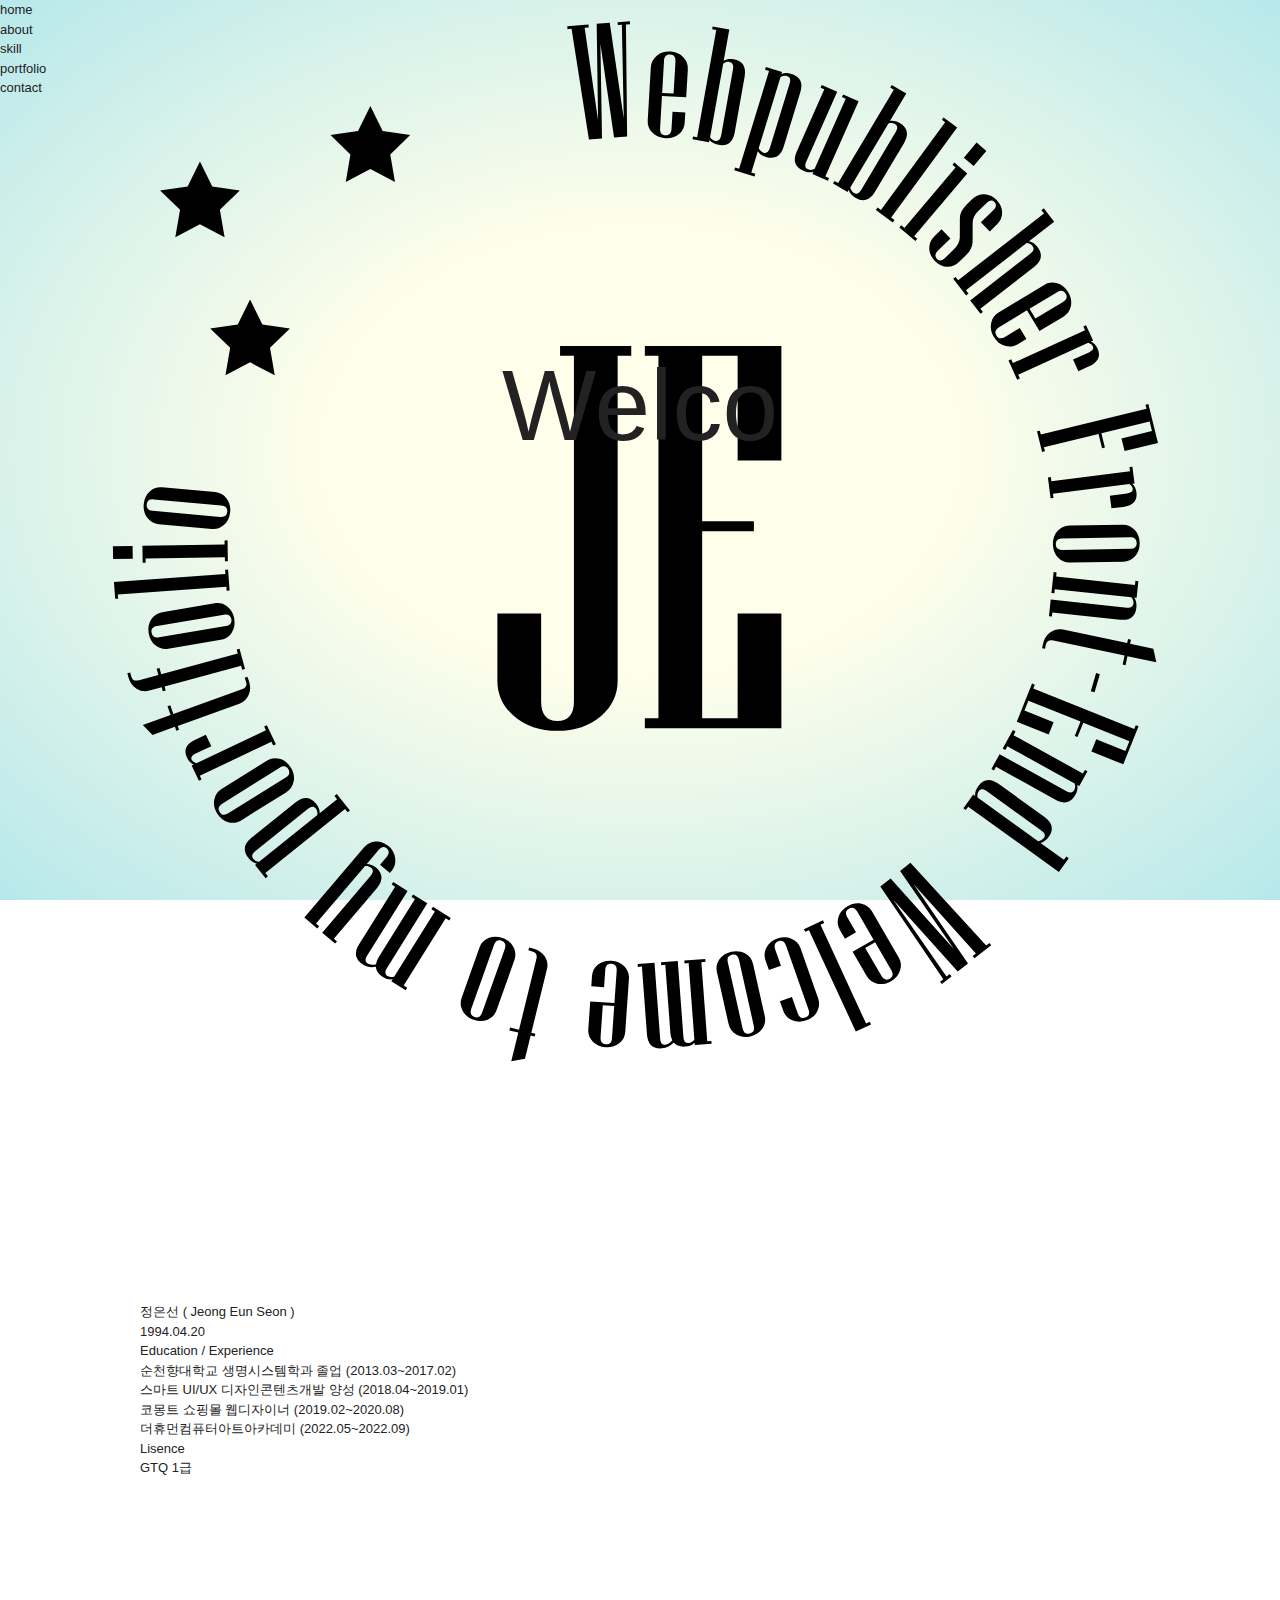
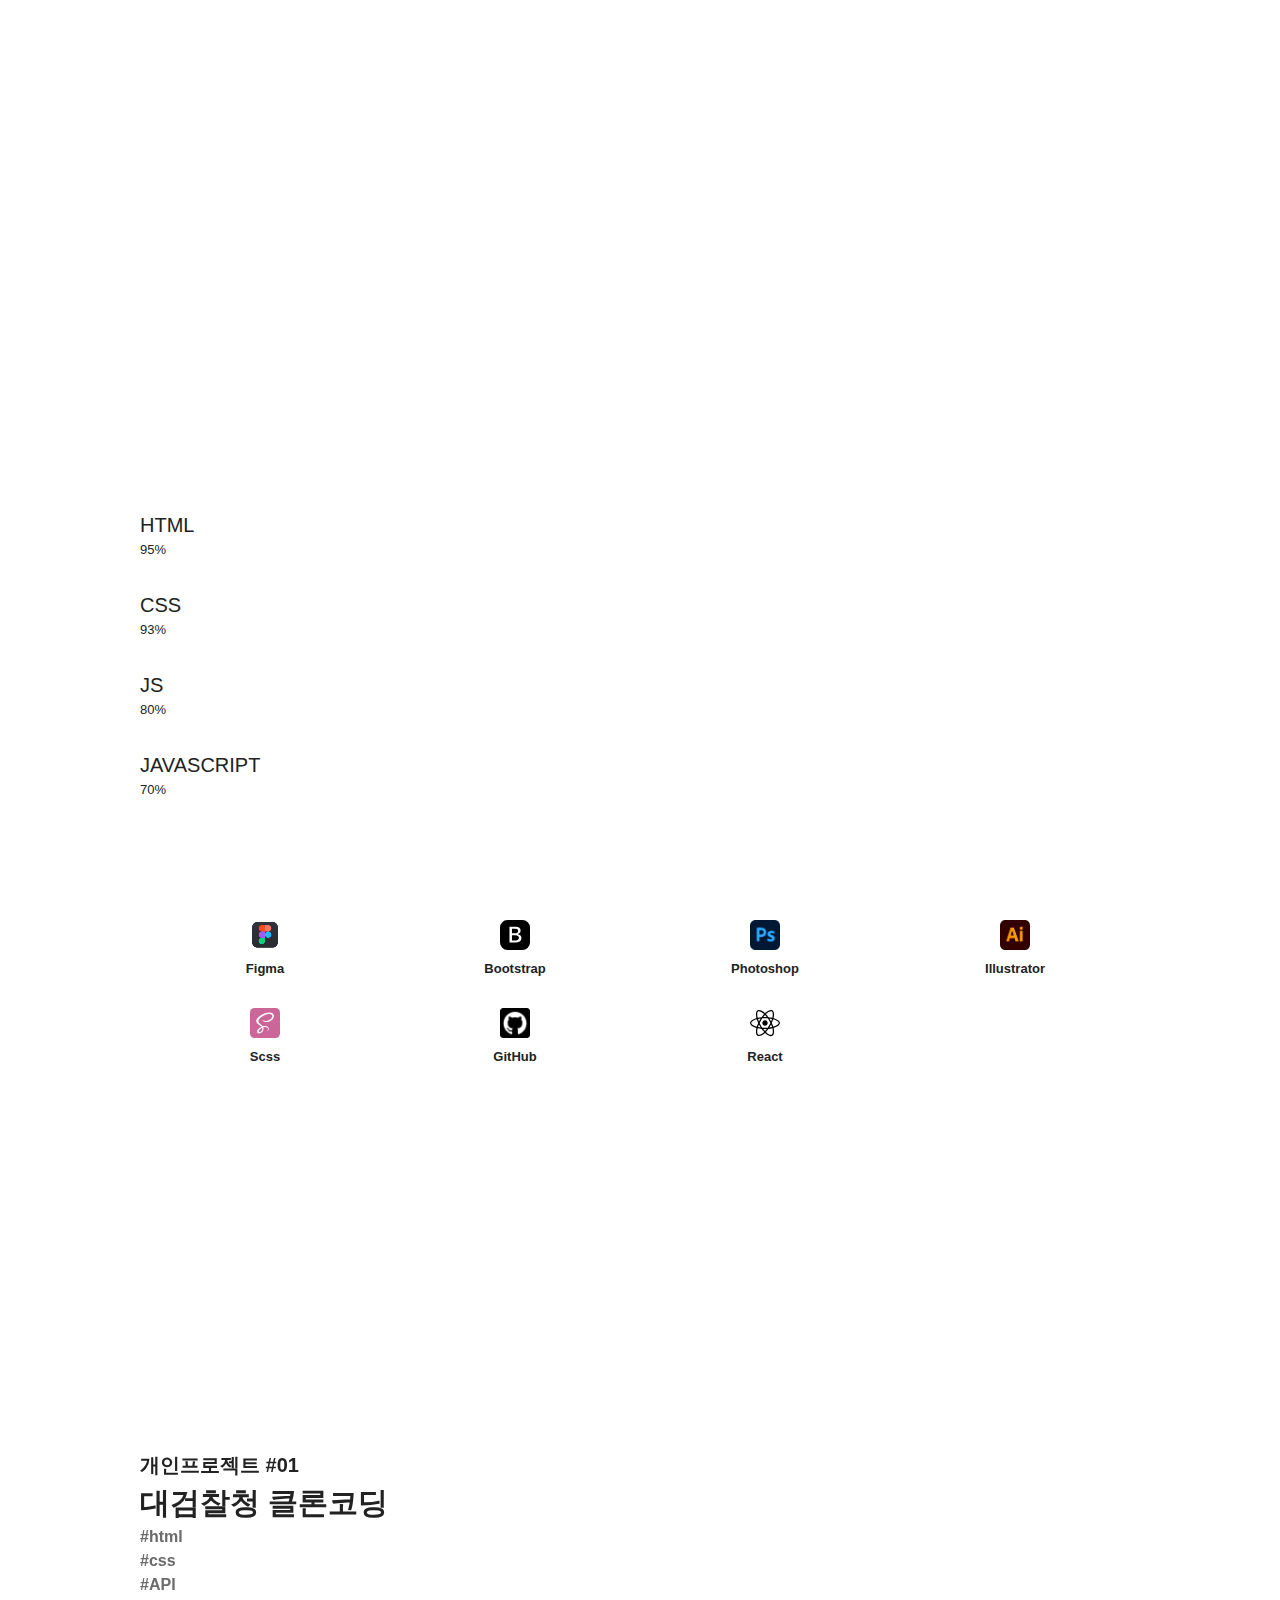
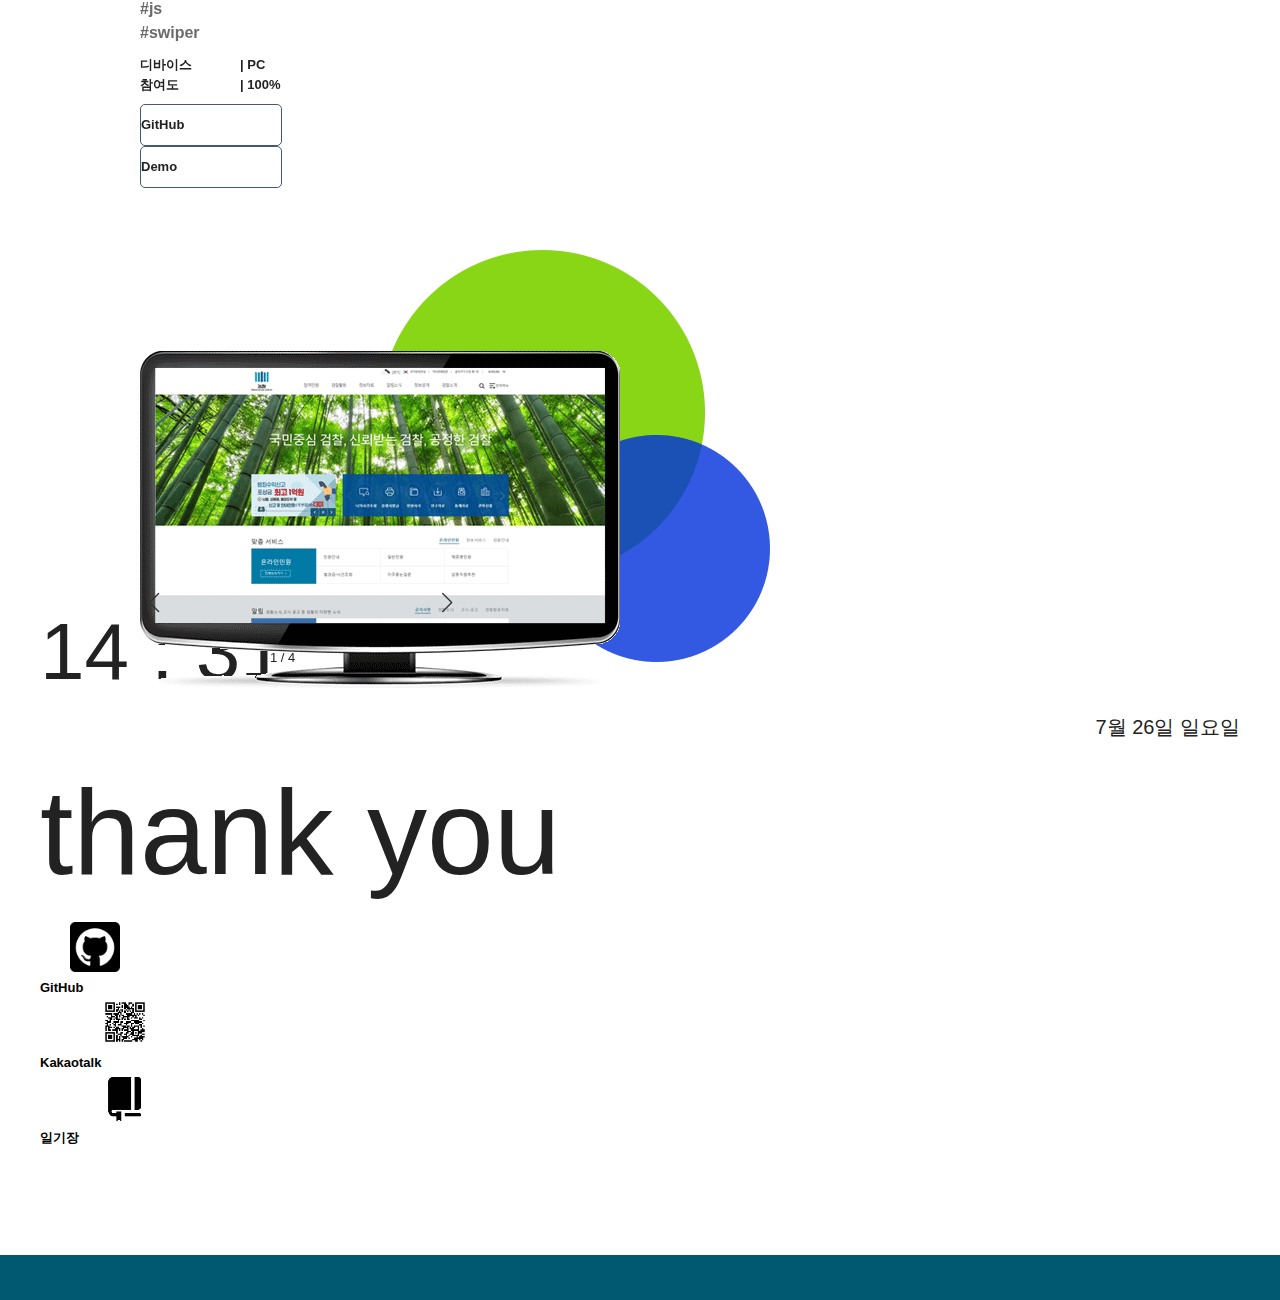
<file: portfolio/index.html>
<!DOCTYPE html>
<html lang="en">
<head>
    <title>은선's portfolio</title>
	<meta charset='utf-8'>
	<meta name='Viewport' content='width=device-width, initial-scale=1.0, minimum-scale=1.0, maximum-scale=1.6'>
	<meta name='Title' content='포트폴리오'>
	<meta name='Subject' content='포트폴리오'>
	<meta name='Keywords' content='개인포트폴리오, 포트폴리오, 웹퍼블리셔, 프론트엔드'>
	<meta name='Author' content='정은선'>
	<meta name='Publisher' content='정은선'>
	<meta name='Description' content='포트폴리오'>
	<meta name='Author-Date' content='2022.09.20~'>
	<meta name='Robots' content='index,follow'>

    <link rel="stylesheet" href="css/reset.css">
    <link rel="stylesheet" href="https://cdn.jsdelivr.net/npm/swiper/swiper-bundle.min.css">
    <link href="https://cdn.jsdelivr.net/npm/bootstrap@5.1.3/dist/css/bootstrap.min.css" rel="stylesheet" integrity="sha384-1BmE4kWBq78iYhFldvKuhfTAU6auU8tT94WrHftjDbrCEXSU1oBoqyl2QvZ6jIW3" crossorigin="anonymous">
    <link href="https://unpkg.com/aos@2.3.1/dist/aos.css" rel="stylesheet">
    <link rel="stylesheet" href="css/style.css">

    <script src="https://code.jquery.com/jquery-2.2.4.min.js"></script>
    <script src="https://cdn.jsdelivr.net/npm/swiper/swiper-bundle.min.js"></script>
    <script src="https://cdn.jsdelivr.net/npm/bootstrap@5.1.3/dist/js/bootstrap.bundle.min.js" integrity="sha384-ka7Sk0Gln4gmtz2MlQnikT1wXgYsOg+OMhuP+IlRH9sENBO0LRn5q+8nbTov4+1p" crossorigin="anonymous"></script>
    <script src="https://unpkg.com/aos@2.3.1/dist/aos.js"></script>
    <script src="js/typing.js" defer></script>
    <script src="js/script.js" defer></script>
</head>
<body>
    <div id="wrap">
        <div id="home" class="home section">
            <a href="#index.html" class="logo position-relative d-flex align-items-center mb-3 mb-md-0 me-md-auto text-dark text-decoration-none ms-5">
                <img src="./img/logo.svg" alt="je logo">
                <img class="logo-rotate" src="./img/logo1.svg" alt="logo 테두리">
            </a>
            <header class="py-3 mb-4 border-bottom fixed-top">
                <ul class="nav nav-pills me-5 justify-content-end">
                    <li class="nav-item"><a href="#home" class="nav-link link-dark fw-bold text-uppercase" aria-current="page">home</a></li>
                    <li class="nav-item"><a href="#about" class="nav-link link-dark fw-bold text-uppercase">about</a></li>
                    <li class="nav-item"><a href="#skill" class="nav-link link-dark fw-bold text-uppercase">skill</a></li>
                    <li class="nav-item"><a href="#portfolio" class="nav-link link-dark fw-bold text-uppercase">portfolio</a></li>
                    <li class="nav-item"><a href="#contact" class="nav-link link-dark fw-bold text-uppercase">contact</a></li>
                </ul>
            </header>
            <p class="typeText fw-bold"></p>
        </div>
        <div id="about" class="about section">
            <h2 class="sectionTitle" data-aos="fade-left">about</h2>
            <div class="container d-flex justify-content-between">
                <div class="card" style="width: 18rem;" data-aos="fade-right">
                    <img src="./img/women.jpg" class="card-img-top" alt="내사진">
                </div>
                <div class="about-text p-5">
                    <h3 class="fs-4 fw-bold">정은선 <span>( Jeong Eun Seon )</span></h3>
                    <p class="ps-3">1994.04.20</p> 
                    <h3 class="fs-4 fw-bold">Education / Experience</h3>
                    <ul class="ps-3">
                        <li>순천향대학교 생명시스템학과 졸업 <span>(2013.03~2017.02)</span></li>
                        <li>스마트 UI/UX 디자인콘텐츠개발 양성 <span>(2018.04~2019.01)</span></li>
                        <li>코몽트 쇼핑몰 웹디자이너 <span>(2019.02~2020.08)</span></li>
                        <li>더휴먼컴퓨터아트아카데미 <span>(2022.05~2022.09)</span></li>
                    </ul> 
                    <h3 class="fs-4 fw-bold">Lisence</h3>
                    <p class="ps-3">GTQ 1급</p>  
                </div>    
            </div>
        </div>
        <div id="skill" class="skill section">
            <h2 class="sectionTitle" data-aos="fade-left">skill</h2>
            <div class="container">
                <ul class="skillBar">
                    <li class="d-flex align-items-center fw-bold">
                        <span >HTML</span>
                        <div class="progress w-100">
                            <div class="progress-bar bg-success progress-bar-striped progress-bar-animated" role="progressbar" style="width: 95%" aria-valuenow="95" aria-valuemin="0" aria-valuemax="100">95%</div>
                        </div>
                    </li>
                    <li class="d-flex align-items-center fw-bold">
                        <span>CSS</span>
                        <div class="progress w-100">
                            <div class="progress-bar bg-info progress-bar-striped progress-bar-animated" role="progressbar" style="width: 93%" aria-valuenow="93" aria-valuemin="0" aria-valuemax="100">93%</div>
                        </div>
                    </li>
                    <li class="d-flex align-items-center fw-bold">
                        <span>JS</span>
                        <div class="progress w-100 ">
                            <div class="progress-bar bg-danger progress-bar-striped progress-bar-animated" role="progressbar" style="width: 80%" aria-valuenow="80" aria-valuemin="0" aria-valuemax="100">80%</div>
                        </div>
                    </li>
                    <li class="d-flex align-items-center fw-bold">
                        <span>JAVASCRIPT</span>
                        <div class="progress w-100 ">
                            <div class="progress-bar progress-bar-striped progress-bar-animated" role="progressbar" style="width: 70%" aria-valuenow="70" aria-valuemin="0" aria-valuemax="100">70%</div>
                        </div>
                    </li>
                </ul>
                <ul class="skillIcon">
                    <li>
                        <img src="./img/figma.png" alt="figma">
                        <span>figma</span>
                    </li>
                    <li>
                        <img src="./img/bootstrap.svg" alt="부트스트랩">
                        <span>bootstrap</span>
                    </li>
                    <li>
                        <img src="./img/photoshop.png" alt="photoshop">
                        <span>photoshop</span>
                    </li>
                    <li>
                        <img src="./img/illust.png" alt="Illustrator">
                        <span>Illustrator</span>
                    </li>
                    <li>
                        <img src="./img/sass.svg" alt="scss">
                        <span>scss</span>
                    </li>
                    <li>
                        <img src="./img/gitbot.png" alt="gitHub">
                        <span>gitHub</span>
                    </li>
                    <li>
                        <img src="./img/react.svg" alt="react">
                        <span>react</span>
                    </li>
                </ul>
            </div>
        </div>
        <div id="portfolio" class="portfolio section">
            <h2 class="sectionTitle" data-aos="fade-left">portfolio</h2>
            <!-- Swiper -->
            <div class="container">
                <div class="swiper mySwiper port-slide">
                    <div class="swiper-wrapper">
                        <div class="pf1 swiper-slide slide-item d-flex justify-content-between">
                            <div class="slide-text">
                                <p class="mainTitle">개인프로젝트 #01</p>
                                <p class="title">대검찰청 클론코딩</p>
                                <ul class="des d-flex">
                                    <li>#html</li>
                                    <li>#css</li>
                                    <li>#API</li>
                                    <li>#js</li>
                                    <li>#swiper</li>
                                </ul>
                                <div class="demo-des">
                                    <p><span>디바이스</span><span> | PC</span></p>
                                    <p><span>참여도</span><span> | 100%</span></p>
                                </div>
                                <div class="btn-link d-flex ">
                                    <a href="https://github.com/jeunseon/porfoliosite/tree/main/spo" title="github" target="_blank" class="text-dark text-center me-3 text-decoration-none">GitHub</a>
                                    <a href="https://jeunseon.github.io/porfoliosite/spo/" target="_blank" title="demo" class="text-dark text-center text-decoration-none">Demo</a>
                                </div>
                            </div>
                            <img src="./img/p1-1.png" alt="대검찰청 클론코딩">
                        </div>
                        <div class="swiper-slide slide-item d-flex justify-content-between">
                            <div class="slide-text">
                                <p class="mainTitle">개인프로젝트 #02</p>
                                <p class="title">대검찰청 클론코딩</p>
                                <ul class="des d-flex">
                                    <li>#html</li>
                                    <li>#css</li>
                                    <li>#반응형</li>
                                    <li>#js</li>
                                    <li>#swiper</li>
                                </ul>
                                <div class="demo-des">
                                    <p><span>디바이스</span><span> | PC, 태블릿, 휴대폰</span></p>
                                    <p><span>참여도</span><span> | 100%</span></p>
                                </div>
                                <div class="btn-link d-flex ">
                                    <a href="https://github.com/jeunseon/porfoliosite/tree/main/savethechildren" title="github" target="_blank" class="text-dark text-center me-3 text-decoration-none">GitHub</a>
                                    <a href="https://jeunseon.github.io/porfoliosite/savethechildren/" target="_blank" title="demo" class="text-dark text-center text-decoration-none">Demo</a>
                                </div>
                            </div>
                            <img src="./img/p2-1.png" alt="세이브더칠드런 클론코딩">
                        </div>
                        <div class="swiper-slide slide-item d-flex justify-content-between">
                            <div class="slide-text">
                                <p class="mainTitle">개인프로젝트 #03</p>
                                <p class="title">몬트라움 클론코딩</p>
                                <ul class="des d-flex">
                                    <li>#html</li>
                                    <li>#css</li>
                                    <li>#모바일</li>
                                    <li>#js</li>
                                    <li>#swiper</li>
                                </ul>
                                <div class="demo-des">
                                    <p><span>디바이스</span><span> | 휴대폰</span></p>
                                    <p><span>참여도</span><span> | 100%</span></p>
                                </div>
                                <div class="btn-link d-flex ">
                                    <a href="https://github.com/jeunseon/porfoliosite/tree/main/montraum" title="github" target="_blank" class="text-dark text-center me-3 text-decoration-none">GitHub</a>
                                    <a href="https://jeunseon.github.io/porfoliosite/montraum/" target="_blank" title="demo" class="text-dark text-center text-decoration-none">Demo</a>
                                </div>
                            </div>
                            <img src="./img/p3-1.png" alt="몬트라움 클론코딩">
                        </div>
                        <div class="swiper-slide slide-item d-flex justify-content-between">
                            <div class="slide-text">
                                <p class="mainTitle">개인프로젝트 #04</p>
                                <p class="title">portfolio</p>
                                <ul class="des d-flex">
                                    <li>#html</li>
                                    <li>#css</li>
                                    <li>#bootstrap</li>
                                    <li>#js</li>
                                    <li>#swiper</li>
                                </ul>
                                <div class="demo-des">
                                    <p><span>디바이스</span><span> | PC</span></p>
                                    <p><span>참여도</span><span> | 100%</span></p>
                                </div>
                                <div class="btn-link d-flex ">
                                    <a href="https://github.com/jeunseon/porfoliosite/tree/main/portfolio" title="github" target="_blank" class="text-dark text-center me-3 text-decoration-none">GitHub</a>
                                    <a href="https://jeunseon.github.io/porfoliosite/portfolio/" target="_blank" title="demo" class="text-dark text-center text-decoration-none">Demo</a>
                                </div>
                            </div>
                            <img src="./img/p4-1.png" alt="포트폴리오">
                        </div>
                    </div>    
                    <div class="swiper-pagination"></div>
                    <div class="swiper-button-next"></div>
                    <div class="swiper-button-prev"></div>
                </div>
            </div>
        </div>
        <div id="contact" class="contact section">
            <h2 class="sectionTitle" data-aos="fade-left">contact</h2>
            <div class="container ">
                <div class="d-flex justify-content-between">
                    <div class="dataWrap fw-bold">
                        <div class="clock"></div>
                        <div class="data"></div>
                    </div>
                    <p class="footTitle text-uppercase fw-bold">thank you</p>
                </div>
                <div class="sns-link d-flex justify-content-center align-items-center mt-5">
                    <a href="https://github.com/jeunseon" class="text-decoration-none text-center" target="_blank"><img src="./img/gitbot.png" alt="깃허브"><span>GitHub</spa></a>
                    <a href="https://open.kakao.com/o/sXLw2Awe" class="text-decoration-none text-center" target="_blank"><img src="./img/kakao.jpg" alt="카카오톡오픈채팅"><span>kakaotalk</span></a>
                    <a href="http://euns420.dothome.co.kr/" class="text-decoration-none text-center" target="_blank"><img src="./img/note.png" alt="일기장"><span>일기장</span></a>
                </div>
            </div>
            <div class="contactBg">
                <div class="wave"></div>
                <div class="wave"></div>
                <p class="copy text-light text-center position-absolute start-50">본 페이지는 상업적 목적이 아닌 개인 포트폴리오용으로 제작되었습니다.<span class="pt-2">Copyright ⓒ 2022. Jeong Eun Seon. All Rights Reserved.</span></p>
            </div>
        </div>
        
    </div>
</body>
</html>
</file>
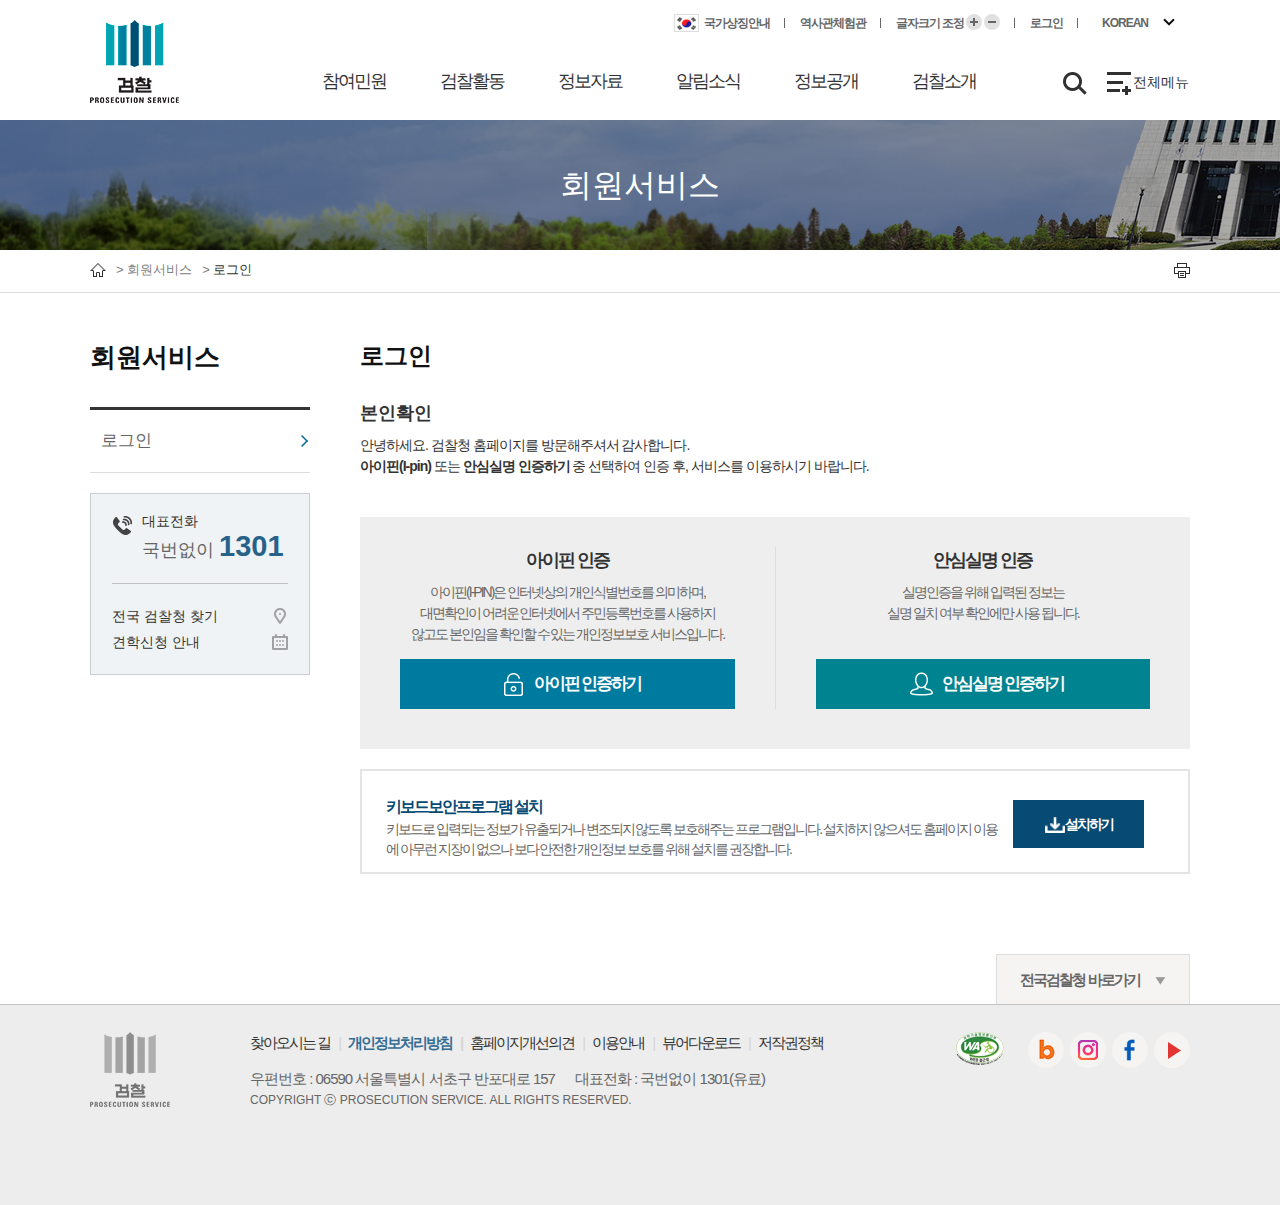
<file: spo/login.html>
<!DOCTYPE html>
<html lang="en">
<head>
    <meta charset="UTF-8">
    <meta http-equiv="X-UA-Compatible" content="IE=edge">
    <meta name="viewport" content="width=device-width, initial-scale=1.0">
	<meta name='Subject' content='대검찰청 클론코딩'>  
    <meta name='Keywords' content='"검찰", "대검찰청","검찰청","검사"'>
    <meta name='Author' content='정은선'>
    <meta name='Description' content='대검찰청 클론코딩입니다.'>
    <title>대검찰청 로그인페이지</title>
    <link rel="stylesheet" href="./css/reset.css">
    <link rel="stylesheet" href="./css/login.css">

	<script src="https://code.jquery.com/jquery-2.2.4.min.js"></script>    
    <script src="./js/script2.js" defer></script>

	<!--[if (lte IE 9)]>
		<script src='js/lib/IE9.js'></script>
	<![endif]-->

	<!--[if (lte IE 8)]>
		<script src='js/lib/html5shiv.min.js'></script>
		<link rel='stylesheet' href='#'>
	<![endif]-->

	<!--[if (lte IE 7)]>
		<link rel='stylesheet' href='#'>
	<![endif]-->    
</head>
<body>
    <ul id="skip">
		<li><a href="#header">헤더 바로가기</a></li>
		<li><a href="#main-menu">메인메뉴 바로가기</a></li>
		<li><a href=".aside">사이드메뉴 바로가기</a></li>
		<li><a href=".content">로그인 바로가기</a></li>
		<li><a href="#footer">하단 바로가기</a></li>
	</ul>
    <div id="wrap">
        <div id="header">
            <div class="container">
                <h1><a href="index.html" title="대검찰청 로고"><img src="./img/logo.png" alt="대검찰청 로고"></a></h1>
                <div class="top-menu">
                    <div class="weather">
                        <div class="current-weather"></div>
                        <div class="current-temp"></div>
                    </div>
                    <ul>
                        <li><a class="nation" href="#" title="국가상징안내"><span></span>국가상징안내</a></li>
                        <li><a href="#" title="역사관체험관">역사관체험관</a></li>
                        <li>
                            <a>글자크기 조정</a>
                            <a href="javascript:" class="zoomin" title="글자크기 키우기"></a>
                            <a href="javascript:" class="zoomout" title="글자크기 줄이기"></a>
                        </li>        
                        <li><a href="login.html" title="로그인">로그인</a></li>   
                        <li class="lang">
                            <span>
                                <a class="now" href="#" title="KOREAN">KOREAN</a>
                                <a href="#" title="ENGLISH">ENGLISH</a>
                                <a href="#" title="CHINESE">CHINESE</a>
                                <a href="#" title="JAPANESE">JAPANESE</a>
                            </span>
                        </li>
                    </ul>
                </div>    
            </div>
            <div class="btn-top">
                <div class="btn-right">
                    <div class="btn-search open"><a href="#" title="검색창열기">검색창열기</a></div>
                    <div class="btn-search close"><a href="#" title="검색창열닫기">검색창닫기</a></div>
                    <div class="btn-allmenu"><a href="#" title="전체메뉴가기">전체메뉴</a></div>
                </div>
                <form>
                    <div class="sch-wrap">
                        <div class="sch-inner">
                            <label for="schw">키워드 검색</label>
                            <div>
                                <input id="schw" name="sch_word" type="text" placeholder="검색어를 입력하세요.">
                                <button class="btn-search"></button>
                            </div>
                        </div>
                    </div>
                </form>
                <div class="allmenu-bg"></div>
                <div class="allmenu-wrap ">
                    <div class="allmenu-cont">
                        <div class="allmenu-top">
                            <h1><a href="#" title="대검찰청 로고"><img src="./img/bg_allmenutit.png" alt="대검찰청 로고"></a></h1>
                            <button class="close" type="button"></button>
                        </div>
                        <div class="menu-wrap">
                            <ul>
                                <li>
                                    <div class="m-list">
                                        <div class="menu-box">
                                            <span>참여민원</span>
                                            <div class="scroll">
                                                <ul class="tpad">
                                                    <li><a href="sub1.html" title="민원안내">민원안내</a>
                                                        <ul>
                                                            <li><a href="sub1.html" title="민원사무 안내">민원사무 안내</a></li>
                                                            <li><a href="#" title="민원서식 내려받기">민원서식 내려받기</a></li>
                                                            <li><a href="#" title="사건처리절차 안내">사건처리절차 안내</a></li>
                                                            <li><a href="#" title="민원서비스헌장">민원서비스헌장</a></li>
                                                            <li><a href="#" title="민원안내전화">민원안내전화</a></li>
                                                            <li><a href="#" title="적극행정제도 소개">적극행정제도 소개</a></li>
                                                            <li><a href="#" title="적극행정 소식란">적극행정 소식란</a></li>
                                                        </ul>
                                                    </li>
                                                    <li><a href="#" title="일반민원">일반민원</a>
                                                        <ul>
                                                            <li><a href="#" title="이용안내">이용안내</a></li>
                                                            <li><a href="#" title="민원신청/확인">민원신청/확인</a></li>
                                                            <li><a href="#" title="110정부민원안내콜센터">110정부민원안내콜센터</a></li>
                                                            <li><a href="#" title="공개민원 열람하기">공개민원 열람하기</a></li>
                                                        </ul>
                                                    </li>
                                                    <li><a href="#" title="제증명민원" class="nw">제증명민원</a>
                                                    </li>
                                                    <li><a href="#" title="벌과금/사건검색">벌과금/사건검색</a>
                                                        <ul>
                                                            <li><a href="#" title="사건진행상황조회" class="nw">사건진행상황조회</a></li>
                                                            <li><a href="#" title="벌과금납부조회" class="nw">벌과금납부조회</a></li>
                                                            <li><a href="#" title="재판서 및 통지서 조회" class="nw">재판서 및 통지서 조회</a></li>
                                                            <li><a href="#" title="가납금환급조회" class="nw">가납금환급조회</a></li>
                                                        </ul>
                                                    </li>
                                                    <li><a href="#" title="자주묻는질문">자주묻는질문</a>
                                                    </li>
                                                    <li><a href="#" title="자유발언대">자유발언대</a>
                                                    </li>
                                                    <li><a href="#" title="감동직원추천">감동직원추천</a>
                                                        <ul>
                                                            <li><a href="#" title="국민감동직원추천">국민감동직원추천</a></li>
                                                            <li><a href="#" title="추천서 작성하기">추천서 작성하기</a></li>
                                                            <li><a href="#" title="내의견 보기">내의견 보기</a></li>
                                                        </ul>
                                                    </li>
                                                </ul>
                                            </div>
                                        </div>
                                    </div>
                                </li>
                                <li>
                                    <div class="m-list">
                                        <div  class="menu-box">
                                            <span>검찰활동</span>
                                            <div class="scroll">
                                                <ul>
                                                    <li><a href="sub2.html" title="주요수사활동">주요수사활동</a>
                                                        <ul>
                                                            <li><a href="sub2.html" title="부정부패수사">부정부패수사</a></li>
                                                            <li><a href="#" title="회계분석ㆍ자금추적 수사지원">회계분석ㆍ자금추적 수사지원</a></li>
                                                            <li><a href="#" title="기술유출범죄수사">기술유출범죄수사</a></li>
                                                            <li><a href="#" title="범죄수익환수수사">범죄수익환수수사</a></li>
                                                            <li><a href="#" title="마약·조직폭력범죄수사">마약·조직폭력범죄수사</a></li>
                                                            <li><a href="#" title="지식재산권침해범죄수사">지식재산권침해범죄수사</a></li>
                                                            <li><a href="#" title="과학수사">과학수사</a></li>
                                                        </ul>
                                                    </li>
                                                    <li><a href="#" title="공판·형집행">공판·형집행</a>
                                                        <ul>
                                                            <li><a href="#" title="공판활동">공판활동</a></li>
                                                            <li><a href="#" title="형의 집행">형의 집행</a></li>
                                                        </ul>
                                                    </li>
                                                    <li><a href="#" title="지원활동">지원활동</a>
                                                        <ul>
                                                            <li><a href="#" title="소년선도보호">소년선도보호</a></li>
                                                            <li><a href="#" title="피해자인권">피해자인권</a></li>
                                                            <li><a href="#" title="사회공헌">사회공헌</a></li>
                                                        </ul>
                                                    </li>
                                                    <li><a href="#" title="국제협력">국제협력</a>
                                                        <ul>
                                                            <li><a href="#" title="검찰의 국제공조">검찰의 국제공조</a></li>
                                                            <li><a href="#" title="국제협력 네트워크">국제협력 네트워크</a></li>
                                                        </ul>
                                                    </li>
                                                </ul>
                                            </div>
                                        </div>
                                    </div>
                                </li>
                                <li>
                                    <div class="m-list">
                                        <div class="menu-box">
                                            <span>정보자료</span>
                                            <div class="scroll">
                                                <ul>
                                                    <li><a href="sub3.html" title="통계자료">통계자료</a>
                                                        <ul>
                                                            <li><a href="sub3.html" title="범죄분석">범죄분석</a></li>
                                                            <li><a href="#" title="범죄동향리포트">범죄동향리포트</a></li>
                                                            <li><a href="#" title="형사사건동향">형사사건동향</a></li>
                                                        </ul>
                                                    </li>
                                                    <li><a href="#" title="연구자료">연구자료</a>
                                                        <ul>
                                                            <li><a href="#" title="검찰관련 연구자료">검찰관련 연구자료</a></li>
                                                            <li><a href="#" title="해외연수검사 연구논문" class="nw">해외연수검사 연구논문</a></li>
                                                            <li><a href="#" title="검찰연감">검찰연감</a></li>
                                                        </ul>
                                                    </li>
                                                    <li><a href="#" title="나라지표상황판">나라지표상황판</a></li>
                                                    <li><a href="#" title="훈령/예규">훈령/예규</a></li>
                                                </ul>
                                            </div>
                                        </div>
                                    </div>    
                                </li>
                                <li>
                                    <div class="m-list">
                                        <div class="menu-box">
                                            <span>알림소식</span>
                                            <div class="scroll">
                                                <ul>
                                                    <li><a href="sub4.html" title="공지사항">공지사항</a></li>
                                                    <li><a href="#" title="고시·공고">고시·공고</a></li>
                                                    <li><a href="#" title="검찰발표자료">검찰발표자료</a></li>
                                                    <li><a href="#" title="검찰소식">검찰소식</a>
                                                        <ul>
                                                            <li><a href="#" title="생생포토">생생포토</a></li>
                                                            <li><a href="#" title="생생영상" class="nw">생생영상</a></li>
                                                            <li><a href="#" title="뉴스레터">뉴스레터</a></li>
                                                        </ul>
                                                    </li>
                                                </ul>
                                            </div>
                                        </div>
                                    </div>   
                                </li>
                                <li>
                                    <div class="m-list">
                                        <div class="menu-box">
                                            <span>정보공개</span>
                                            <div class="scroll">
                                                <ul>
                                                    <li><a href="sub5.html" title="정보공개안내">정보공개안내</a>
                                                        <ul>
                                                            <li><a href="#" title="정보공개제도란">정보공개제도란</a></li>
                                                            <li><a href="#" title="업무처리절차">업무처리절차</a></li>
                                                            <li><a href="#" title="공개청구권자">공개청구권자</a></li>
                                                            <li><a href="#" title="비공개 대상 정보 세부 기준">비공개 대상 정보 세부 기준</a></li>
                                                            <li><a href="#" title="정보공개방법">정보공개방법</a></li>
                                                            <li><a href="#" title="불복구제절차">불복구제절차</a></li>
                                                            <li><a href="#" title="수수료안내">수수료안내</a></li>
                                                            <li><a href="#" title="관련서식">관련서식</a></li>
                                                        </ul>
                                                    </li>
                                                    <li><a href="#" title="사전정보공표">사전정보공표</a>
                                                        <ul>
                                                            <li><a href="#" title="사전정보공표 대상">사전정보공표 대상</a></li>
                                                        </ul>
                                                    </li>
                                                    <li><a href="#" title="정보목록">정보목록</a>
                                                        <ul>
                                                            <li><a href="#" title="정보목록" class="nw">정보목록</a></li>
                                                            <li><a href="#" title="2014.3. 이전 검찰청 정보목록">2014.3. 이전 검찰청 정보목록</a></li>
                                                        </ul>
                                                    </li>
                                                    <li><a href="#" title="정보공개청구">정보공개청구</a></li>
                                                    <li><a href="#" title="공공데이터개방">공공데이터개방</a></li>
                                                    <li><a href="#" title="정책실명제">정책실명제</a></li>
                                                </ul>
                                            </div>
                                        </div>
                                    </div>   
                                </li>
                                <li>
                                    <div class="m-list">
                                        <div class="menu-box">
                                            <span>검찰소개</span>
                                            <div class="scroll">
                                                <ul>
                                                    <li><a href="sub6.html" title="검찰구성">검찰구성</a>
                                                        <ul>
                                                            <li><a href="sub6.html" title="검찰이란?">검찰이란?</a></li>
                                                            <li><a href="#" title="검찰구성원">검찰구성원</a></li>
                                                            <li><a href="#" title="검사의 역할">검사의 역할</a></li>
                                                        </ul>
                                                    </li>
                                                    <li><a href="#" class="조직 및 업무">조직 및 업무</a>
                                                        <ul>
                                                            <li><a href="#" title="부서별연락처">부서별연락처</a></li>
                                                            <li><a href="#" title="검찰조직구조">검찰조직구조</a></li>
                                                            <li><a href="#" title="층별안내도">층별안내도</a></li>
                                                            <li><a href="#" title="대검찰청 배치표">대검찰청 배치표</a></li>
                                                        </ul>
                                                    </li>
                                                    <li><a href="#" title="검찰총장소개">검찰총장소개</a>
                                                        <ul>
                                                            <li><a href="#" title="검찰총장과의 대화">검찰총장과의 대화</a></li>
                                                            <li><a href="#" title="총장동정">총장동정</a></li>
                                                            <li><a href="#" title="발표연설">발표연설</a></li>
                                                            <li><a href="#" title="역대총장">역대총장</a></li>
                                                            <li><a href="#" title="주요일정">주요일정</a></li>
                                                        </ul>
                                                    </li>
                                                    <li><a href="#" title="검찰CI/CM">검찰CI/CM</a></li>
                                                    <li><a href="#" title="검찰역사관">검찰역사관</a>
                                                        <ul>
                                                            <li><a href="#" title="검찰제도의 변천">검찰제도의 변천</a></li>
                                                            <li><a href="#" title="복제의 변천">복제의 변천</a></li>
                                                            <li><a href="#" title="서식의 변천">서식의 변천</a></li>
                                                            <li><a href="#" title="사건과 이슈">사건과 이슈</a></li>
                                                        </ul>
                                                    </li>
                                                    <li><a href="#" title="대검찰청견학">대검찰청견학</a>
                                                        <ul>
                                                            <li><a href="#" title="견학안내">견학안내</a></li>
                                                            <li><a href="#" title="견학신청">견학신청</a></li>
                                                            <li><a href="#" title="">견학소감</a></li>
                                                            <li><a href="#" title="">견학소감</a></li>
                                                        </ul>
                                                    </li>
                                                    <li><a href="#" title="찾아오시는 길">찾아오시는 길</a></li>
                                                    <li><a href="#" title="전국검찰청찾기">전국검찰청찾기</a></li>
                                                    <li><a href="#" title="국가형사사법기록관">국가형사사법기록관</a>
                                                        <ul>
                                                            <li><a href="#" title="기록관 소개">기록관 소개</a></li>
                                                            <li><a href="#" title="견학안내 및 신청">견학안내 및 신청</a></li>
                                                        </ul>
                                                    </li>
                                                    <li><a href="#" title="1301검찰콜센터">1301검찰콜센터</a>
                                                        <ul>
                                                            <li><a href="#" title="콜센터 소개">콜센터 소개</a></li>
                                                            <li><a href="#" title="이용안내">이용안내</a></li>
                                                        </ul>
                                                    </li>
                                                </ul>
                                            </div>
                                        </div>
                                    </div>   
                                </li>
                                <li>
                                    <div class="m-list">
                                        <div class="menu-box">
                                            <span>이용안내</span>
                                            <div class="scroll">
                                                <ul>
                                                    <li><a href="#" title="이용안내">이용안내</a></li>
                                                    <li><a href="#" class="홈페이지개선의견">홈페이지개선의견</a></li>
                                                    <li><a href="#" title="개인정보처리방침">개인정보처리방침</a>
                                                        <ul>
                                                            <li><a href="#" title="개인정보처리방침">개인정보처리방침</a></li>
                                                            <li><a href="#" title="개정이력">개정이력</a></li>
                                                        </ul>
                                                    </li>
                                                    <li><a href="#" title="저작권정책">저작권정책</a></li>
                                                    <li><a href="#" title="글자크기조정안내">글자크기조정안내</a></li>
                                                    <li><a href="#" title="뷰어다운로드">뷰어다운로드</a></li>
                                                </ul>
                                            </div>
                                        </div>
                                    </div>   
                                </li>
                            </ul>
                        </div>
                    </div>
                </div>
            </div>
            <div class="main-menu">
                <ul>
                    <li><a href="sub1.html" title="참여민원">참여민원</a>
                        <div class="menu-list">
                            <div class="menu-box">
                                <span>참여민원</span>
                                <div class="scroll">
                                    <ul>
                                        <li><a href="sub1.html" title="민원안내">민원안내</a>
                                            <ul>
                                                <li><a href="sub1.html" title="민원사무 안내">민원사무 안내</a></li>
                                                <li><a href="#" title="민원서식 내려받기">민원서식 내려받기</a></li>
                                                <li><a href="#" title="사건처리절차 안내">사건처리절차 안내</a></li>
                                                <li><a href="#" title="민원서비스헌장">민원서비스헌장</a></li>
                                                <li><a href="#" title="민원안내전화">민원안내전화</a></li>
                                                <li><a href="#" title="적극행정제도 소개">적극행정제도 소개</a></li>
                                                <li><a href="#" title="적극행정 소식란">적극행정 소식란</a></li>
                                            </ul>
                                        </li>
                                        <li><a href="#" title="일반민원">일반민원</a>
                                            <ul>
                                                <li><a href="#" title="이용안내">이용안내</a></li>
                                                <li><a href="#" title="민원신청/확인">민원신청/확인</a></li>
                                                <li><a href="#" title="110정부민원안내콜센터">110정부민원안내콜센터</a></li>
                                                <li><a href="#" title="공개민원 열람하기">공개민원 열람하기</a></li>
                                            </ul>
                                        </li>
                                        <li><a href="#" title="제증명민원" class="nw">제증명민원</a>
                                        </li>
                                        <li><a href="#" title="벌과금/사건검색">벌과금/사건검색</a>
                                            <ul>
                                                <li><a href="#" title="사건진행상황조회" class="nw">사건진행상황조회</a></li>
                                                <li><a href="#" title="벌과금납부조회" class="nw">벌과금납부조회</a></li>
                                                <li><a href="#" title="재판서 및 통지서 조회" class="nw">재판서 및 통지서 조회</a></li>
                                                <li><a href="#" title="가납금환급조회" class="nw">가납금환급조회</a></li>
                                            </ul>
                                        </li>
                                        <li><a href="#" title="자주묻는질문">자주묻는질문</a>
                                        </li>
                                        <li><a href="#" title="자유발언대">자유발언대</a>
                                        </li>
                                        <li><a href="#" title="감동직원추천">감동직원추천</a>
                                            <ul>
                                                <li><a href="#" title="국민감동직원추천">국민감동직원추천</a></li>
                                                <li><a href="#" title="추천서 작성하기">추천서 작성하기</a></li>
                                                <li><a href="#" title="내의견 보기">내의견 보기</a></li>
                                            </ul>
                                        </li>
                                    </ul>
                                </div>
                            </div>
                        </div>
                    </li>
                    <li><a href="sub2.html" title="검찰활동">검찰활동</a>
                        <div class="menu-list">
                            <div  class="menu-box">
                                <span>검찰활동</span>
                                <div class="scroll">
                                    <ul>
                                        <li><a href="sub2.html" title="주요수사활동">주요수사활동</a>
                                            <ul>
                                                <li><a href="sub2.html" title="부정부패수사">부정부패수사</a></li>
                                                <li><a href="#" title="회계분석ㆍ자금추적 수사지원">회계분석ㆍ자금추적 수사지원</a></li>
                                                <li><a href="#" title="기술유출범죄수사">기술유출범죄수사</a></li>
                                                <li><a href="#" title="범죄수익환수수사">범죄수익환수수사</a></li>
                                                <li><a href="#" title="마약·조직폭력범죄수사">마약·조직폭력범죄수사</a></li>
                                                <li><a href="#" title="지식재산권침해범죄수사">지식재산권침해범죄수사</a></li>
                                                <li><a href="#" title="과학수사">과학수사</a></li>
                                            </ul>
                                        </li>
                                        <li><a href="#" title="공판·형집행">공판·형집행</a>
                                            <ul>
                                                <li><a href="#" title="공판활동">공판활동</a></li>
                                                <li><a href="#" title="형의 집행">형의 집행</a></li>
                                            </ul>
                                        </li>
                                        <li><a href="#" title="지원활동">지원활동</a>
                                            <ul>
                                                <li><a href="#" title="소년선도보호">소년선도보호</a></li>
                                                <li><a href="#" title="피해자인권">피해자인권</a></li>
                                                <li><a href="#" title="사회공헌">사회공헌</a></li>
                                            </ul>
                                        </li>
                                        <li><a href="#" title="국제협력">국제협력</a>
                                            <ul>
                                                <li><a href="#" title="검찰의 국제공조">검찰의 국제공조</a></li>
                                                <li><a href="#" title="국제협력 네트워크">국제협력 네트워크</a></li>
                                            </ul>
                                        </li>
                                    </ul>
                                </div>
                            </div>
                        </div>
                    </li>
                    <li><a href="sub3.html" title="정보자료">정보자료</a>
                        <div class="menu-list">
                            <div class="menu-box">
                                <span>정보자료</span>
                                <div class="scroll">
                                    <ul>
                                        <li><a href="sub3.html" title="통계자료">통계자료</a>
                                            <ul>
                                                <li><a href="#" title="범죄분석">범죄분석</a></li>
                                                <li><a href="#" title="범죄동향리포트">범죄동향리포트</a></li>
                                                <li><a href="#" title="형사사건동향">형사사건동향</a></li>
                                            </ul>
                                        </li>
                                        <li><a href="#" title="연구자료">연구자료</a>
                                            <ul>
                                                <li><a href="#" title="검찰관련 연구자료">검찰관련 연구자료</a></li>
                                                <li><a href="#" title="해외연수검사 연구논문" class="nw">해외연수검사 연구논문</a></li>
                                                <li><a href="#" title="검찰연감">검찰연감</a></li>
                                            </ul>
                                        </li>
                                        <li><a href="#" title="나라지표상황판">나라지표상황판</a></li>
                                        <li><a href="#" title="훈령/예규">훈령/예규</a></li>
                                    </ul>
                                </div>
                            </div>
                        </div>    
                    </li>
                    <li><a href="sub4.html" title="">알림소식</a>
                        <div class="menu-list">
                            <div class="menu-box">
                                <span>알림소식</span>
                                <div class="scroll">
                                    <ul>
                                        <li><a href="sub4.html" title="공지사항">공지사항</a></li>
                                        <li><a href="#" title="고시·공고">고시·공고</a></li>
                                        <li><a href="#" title="검찰발표자료">검찰발표자료</a></li>
                                        <li><a href="#" title="검찰소식">검찰소식</a>
                                            <ul>
                                                <li><a href="#" title="생생포토">생생포토</a></li>
                                                <li><a href="#" title="생생영상" class="nw">생생영상</a></li>
                                                <li><a href="#" title="뉴스레터">뉴스레터</a></li>
                                            </ul>
                                        </li>
                                    </ul>
                                </div>
                            </div>
                        </div>   
                    </li>
                    <li><a href="sub5.html" title="정보공개">정보공개</a>
                        <div class="menu-list">
                            <div class="menu-box">
                                <span>정보공개</span>
                                <div class="scroll">
                                    <ul>
                                        <li><a href="sub5.html" title="정보공개안내">정보공개안내</a>
                                            <ul>
                                                <li><a href="sub5.html" title="정보공개제도란">정보공개제도란</a></li>
                                                <li><a href="#" title="업무처리절차">업무처리절차</a></li>
                                                <li><a href="#" title="공개청구권자">공개청구권자</a></li>
                                                <li><a href="#" title="비공개 대상 정보 세부 기준">비공개 대상 정보 세부 기준</a></li>
                                                <li><a href="#" title="정보공개방법">정보공개방법</a></li>
                                                <li><a href="#" title="불복구제절차">불복구제절차</a></li>
                                                <li><a href="#" title="수수료안내">수수료안내</a></li>
                                                <li><a href="#" title="관련서식">관련서식</a></li>
                                            </ul>
                                        </li>
                                        <li><a href="#" title="사전정보공표">사전정보공표</a>
                                            <ul>
                                                <li><a href="#" title="사전정보공표 대상">사전정보공표 대상</a></li>
                                            </ul>
                                        </li>
                                        <li><a href="#" title="정보목록">정보목록</a>
                                            <ul>
                                                <li><a href="#" title="정보목록" class="nw">정보목록</a></li>
                                                <li><a href="#" title="2014.3. 이전 검찰청 정보목록">2014.3. 이전 검찰청 정보목록</a></li>
                                            </ul>
                                        </li>
                                        <li><a href="#" title="정보공개청구">정보공개청구</a></li>
                                        <li><a href="#" title="공공데이터개방">공공데이터개방</a></li>
                                        <li><a href="#" title="정책실명제">정책실명제</a></li>
                                    </ul>
                                </div>
                            </div>
                        </div>   
                    </li>
                    <li><a href="sub6.html" title="검찰소개">검찰소개</a>
                        <div class="menu-list">
                            <div class="menu-box">
                                <span>검찰소개</span>
                                <div class="scroll">
                                    <ul>
                                        <li><a href="sub6.html" title="검찰구성">검찰구성</a>
                                            <ul>
                                                <li><a href="sub6.html" title="검찰이란?">검찰이란?</a></li>
                                                <li><a href="#" title="검찰구성원">검찰구성원</a></li>
                                                <li><a href="#" title="검사의 역할">검사의 역할</a></li>
                                            </ul>
                                        </li>
                                        <li><a href="#" class="조직 및 업무">조직 및 업무</a>
                                            <ul>
                                                <li><a href="#" title="부서별연락처">부서별연락처</a></li>
                                                <li><a href="#" title="검찰조직구조">검찰조직구조</a></li>
                                                <li><a href="#" title="층별안내도">층별안내도</a></li>
                                                <li><a href="#" title="대검찰청 배치표">대검찰청 배치표</a></li>
                                            </ul>
                                        </li>
                                        <li><a href="#" title="검찰총장소개">검찰총장소개</a>
                                            <ul>
                                                <li><a href="#" title="검찰총장과의 대화">검찰총장과의 대화</a></li>
                                                <li><a href="#" title="총장동정">총장동정</a></li>
                                                <li><a href="#" title="발표연설">발표연설</a></li>
                                                <li><a href="#" title="역대총장">역대총장</a></li>
                                                <li><a href="#" title="주요일정">주요일정</a></li>
                                            </ul>
                                        </li>
                                        <li><a href="#" title="검찰CI/CM">검찰CI/CM</a></li>
                                        <li><a href="#" title="검찰역사관">검찰역사관</a>
                                            <ul>
                                                <li><a href="#" title="검찰제도의 변천">검찰제도의 변천</a></li>
                                                <li><a href="#" title="복제의 변천">복제의 변천</a></li>
                                                <li><a href="#" title="서식의 변천">서식의 변천</a></li>
                                                <li><a href="#" title="사건과 이슈">사건과 이슈</a></li>
                                            </ul>
                                        </li>
                                        <li><a href="#" title="대검찰청견학">대검찰청견학</a>
                                            <ul>
                                                <li><a href="#" title="견학안내">견학안내</a></li>
                                                <li><a href="#" title="견학신청">견학신청</a></li>
                                                <li><a href="#" title="">견학소감</a></li>
                                                <li><a href="#" title="">견학소감</a></li>
                                            </ul>
                                        </li>
                                        <li><a href="#" title="찾아오시는 길">찾아오시는 길</a></li>
                                        <li><a href="#" title="전국검찰청찾기">전국검찰청찾기</a></li>
                                        <li><a href="#" title="국가형사사법기록관">국가형사사법기록관</a>
                                            <ul>
                                                <li><a href="#" title="기록관 소개">기록관 소개</a></li>
                                                <li><a href="#" title="견학안내 및 신청">견학안내 및 신청</a></li>
                                            </ul>
                                        </li>
                                        <li><a href="#" title="1301검찰콜센터">1301검찰콜센터</a>
                                            <ul>
                                                <li><a href="#" title="콜센터 소개">콜센터 소개</a></li>
                                                <li><a href="#" title="이용안내">이용안내</a></li>
                                            </ul>
                                        </li>
                                    </ul>
                                </div>
                            </div>
                        </div>   
                    </li>
                </ul>
            </div>
        </div>
        <div id="top-wrap">
            <div class="top-visual">
                <p>회원서비스</p>
                <div class="container">
                    <ul class="util">
                        <li><a class="home" href="index.html" title="홈으로 가기">홈</a></li>
                        <li><a href="login.html" title="회원서비스">회원서비스</a></li>
                        <li><a><span>로그인</span></a></li>
                        <li class="print"><a href="#" title="인쇄하기">인쇄하기</a></li>
                    </ul>
                </div>
            </div>
        </div>
        <div id="section">
            <div class="container">
                <div class="aside">
                    <h2>회원서비스</h2>
                    <ul>
                        <li><a href="#" title="로그인">로그인</a></li>
                    </ul>
                    <div class="side-banner">
                        <div class="call">
                            <p><span>대표전화</span> 국번없이 <em>1301</em></p>
                        </div>
                        <div class="info">
                            <span class="sch"><a href="#" title="전국 검찰청 찾기">전국 검찰청 찾기</a></span>
                            <span class="visit"><a href="#" title="견학신청 안내">견학신청 안내</a></span>
                        </div>
                    </div>
                </div>
                <div class="content">
                    <h3>로그인</h3>
                    <h4>본인확인</h4>
                    <p>안녕하세요. 검찰청 홈페이지를 방문해주셔서 감사합니다.<br><strong>아이핀(I-pin)</strong> 또는 <strong>안심실명 인증하기</strong> 중 선택하여 인증 후, 서비스를 이용하시기 바랍니다.</p>
                    <div class="login-box cf">
                        <div>
                            <h5>아이핀 인증</h5>
                            <p>아이핀(I-PIN)은 인터넷상의 개인식별번호를 의미하며, <br>대면확인이 어려운 인터넷에서 주민등록번호를 사용하지 <br>않고도 본인임을 확인할 수 있는 개인정보보호 서비스입니다.</p>
                            <a class="lb1" href="#" title="아이핀 인증하기"><span></span>아이핀 인증하기</a>
                        </div>
                        <div>
                            <h5>안심실명 인증</h5>
                            <p>실명인증을 위해 입력된 정보는 <br>실명 일치 여부 확인에만 사용 됩니다. </p>
                            <a class="lb2" href="#" title="안심실명 인증하기"><span></span>안심실명 인증하기</a>
                        </div>
                    </div>
                    <div class="npp-box">
                        <ul>
                            <li>
                                <span>키보드보안프로그램 설치</span>
                                <p>키보드로 입력되는 정보가 유출되거나 변조되지 않도록 보호해주는 프로그램입니다. 설치하지 않으셔도 홈페이지 이용에 아무런 지장이 없으나 보다 안전한 개인정보 보호를 위해 설치를 권장합니다.</p>
                            </li>
                            <li class="down">
                                <a href="#" title="키보드보안프로그램 설치하기"><span><img src="./img/blt_docdown.png" alt=""></span>설치하기</a>
                            </li>
                        </ul>
                    </div>
                </div>
            </div>
        </div>
        <div id="siteWrap">
            <div class="container">
                <div class="site-list">
                    <a title="전국검찰청 바로가기">전국검찰청 바로가기<span></span></a>
                    <div class="pop-box">
                        <ul>
                            <li><a href="#" title="대검찰청" class="solo">대검찰청</a></li>
                            <li>
                                <a href="#" title="서울고등검찰청">서울고등검찰청</a>
                                <div>
                                    <ul class="seoul">
                                        <li class="site-main"><a href="#" title="서울중앙지방검찰청">서울중앙지방검찰청</a></li>
                                        <li class="site-main"><a href="#" title="서울동부지방검찰청">서울동부지방검찰청</a></li>
                                        <li class="site-main"><a href="#" title="서울남부지방검찰청">서울남부지방검찰청</a></li>
                                        <li class="site-main"><a href="#" title="서울북부지방검찰청">서울북부지방검찰청</a></li>
                                        <li class="site-main"><a href="#" title="서울서부지방검찰청">서울서부지방검찰청</a></li>
                                    </ul>
                                </div>
                                <div>
                                    <a href="#" title="의정부지방검찰청">의정부지방검찰청</a>
                                    <ul>
                                        <li><a href="#" title="고양지청">고양지청</a></li>
                                        <li><a href="#" title="남양주지청">남양주지청</a></li>
                                    </ul>
                                </div>
                                <div>
                                    <a href="#" title="인천지방검찰청">인천지방검찰청</a>
                                    <ul>
                                        <li><a href="#" title="부천지청">부천지청</a></li>
                                    </ul>
                                </div>
                                <div>
                                    <a href="#" title="춘천지방검찰청">춘천지방검찰청</a>
                                    <ul>
                                        <li><a href="#" title="강릉지청">강릉지청</a></li>
                                        <li><a href="#" title="원주지청">원주지청</a></li>
                                        <li><a href="#" title="속초지청">속초지청</a></li>
                                        <li><a href="#" title="영월지청">영월지청</a></li>
                                    </ul>
                                </div>
                            </li>
                            <li><a href="#" title="수원고등검찰청">수원고등검찰청</a>
                                <div>
                                    <a href="#" title="수원지방검찰청">수원지방검찰청</a>
                                    <ul>
                                        <li><a href="#" title="성남지청">성남지청</a></li>
                                        <li><a href="#" title="여주지청">여주지청</a></li>
                                        <li><a href="#" title="평택지청">평택지청</a></li>
                                        <li><a href="#" title="안산지청">안산지청</a></li>
                                    </ul>
                                </div>
                            </li>
                            <li><a href="#" title="대전고등검찰청">대전고등검찰청</a>
                                <div>
                                    <a href="#" title="대전지방검찰청">대전지방검찰청</a>
                                    <ul>
                                        <li><a href="#" title="홍성지청">홍성지청</a></li>
                                        <li><a href="#" title="공주지청">공주지청</a></li>
                                        <li><a href="#" title="논산지청">논산지청</a></li>
                                        <li><a href="#" title="서산지청">서산지청</a></li>
                                    </ul>
                                </div>
                                <div>
                                    <a href="#" title="청주지방검찰청">청주지방검찰청</a>
                                    <ul>
                                        <li><a href="#" title="충주지청">충주지청</a></li>
                                        <li><a href="#" title="제천지청">제천지청</a></li>
                                        <li><a href="#" title="영동지청">영동지청</a></li>
                                    </ul>
                                </div>
                            </li>
                            <li><a href="#" title="대구고등검찰청">대구고등검찰청</a>
                                <div>
                                    <a href="#" title="대구지방검찰청">대구지방검찰청</a>
                                    <ul>
                                        <li><a href="#" title="서부지청">서부지청</a></li>
                                        <li><a href="#" title="안동지청">안동지청</a></li>
                                        <li><a href="#" title="경주지청">경주지청</a></li>
                                        <li><a href="#" title="포항지청">포항지청</a></li>
                                        <li><a href="#" title="의성지청">의성지청</a></li>
                                        <li><a href="#" title="영덕지청">영덕지청</a></li>
                                    </ul>
                                </div>
                            </li>
                            <li><a href="#" title="부산고등검찰청">부산고등검찰청</a>
                                <div>
                                    <a href="#" title="부산지방검찰청">부산지방검찰청</a>
                                    <ul>
                                        <li><a href="#" title="동부지청">동부지청</a></li>
                                        <li><a href="#" title="서부지청">서부지청</a></li>
                                    </ul>
                                </div>
                                <div>
                                    <a href="#" title="울산지방검찰청">울산지방검찰청</a>
                                </div>
                                <div>
                                    <a href="#" title="창원지방검찰청">창원지방검찰청</a>
                                    <ul>
                                        <li><a href="#" title="마산지청">마산지청</a></li>
                                        <li><a href="#" title="진주지청">진주지청</a></li>
                                        <li><a href="#" title="통영지청">통영지청</a></li>
                                        <li><a href="#" title="밀양지청">밀양지청</a></li>
                                    </ul>
                                </div>
                            </li>
                            <li><a href="#" title="광주고등검찰청">광주고등검찰청</a>
                                <div>
                                    <a href="#" title="광주지방검찰청">광주지방검찰청</a>
                                    <ul>
                                        <li><a href="#" title="목포지청">목포지청</a></li>
                                        <li><a href="#" title="장흥지청">장흥지청</a></li>
                                        <li><a href="#" title="순천지청">순천지청</a></li>
                                        <li><a href="#" title="해남지청">해남지청</a></li>
                                    </ul>
                                </div>
                                <div>
                                    <a href="#" title="전주지방검찰청">전주지방검찰청</a>
                                    <ul>
                                        <li><a href="#" title="군산지청">군산지청</a></li>
                                        <li><a href="#" title="정읍지청">정읍지청</a></li>
                                        <li><a href="#" title="남원지청">남원지청</a></li>
                                    </ul>
                                </div>
                                <div>
                                    <a href="#" title="제주지방검찰청">제주지방검찰청</a>
                                </div>
                            </li>
                        </ul>
                    </div>
                </div>
                
            </div>
        </div>
        <div id="footer">
            <div class="container">
                <h1><a href="index.html" title="대검찰청 logo">logo</a></h1>
                <div class="inner">
                    <div class="f-menu">
                        <ul>
                            <li><a href="#" title="찾아오시는 길">찾아오시는 길</a></li>
                            <li><a href="#" title="개인정보처리방침">개인정보처리방침</a></li>
                            <li><a href="#" title="홈페이지개선의견">홈페이지개선의견</a></li>
                            <li><a href="#" title="이용안내">이용안내</a></li>
                            <li><a href="#" title="뷰어다운로드">뷰어다운로드</a></li>
                            <li><a href="#" title="저작권정책">저작권정책</a></li>
                        </ul>
                    </div> 
                    <div class="adr">
                        <address>
                            <p>우편번호 : 06590 서울특별시 서초구 반포대로 157</p>
                            <p>대표전화 : 국번없이 1301(유료)</p>
                        </address>
                        <p>COPYRIGHT ⓒ PROSECUTION SERVICE. <span>ALL RIGHTS RESERVED.</span></p>
                    </div>
                </div>
                <div class="sns">
                    <ul>
                        <li><a class="web" href="http://www.wa.or.kr/board/list.asp?BoardID=0006" title="웹접근성인증마크">웹접근성인증마크</a></li>
                        <li><a class="blog" href="https://blog.naver.com/pro_to_u" title="네이버블로그">네이버블로그</a></li>
                        <li><a class="insta" href="https://www.instagram.com/pro_to_u/" title="대검찰성인스타그램">대검찰성인스타그램</a></li>
                        <li><a class="facebook" href="https://www.facebook.com/ProsecutionService" title="대검찰성페이스북">대검찰성페이스북</a></li>
                        <li><a class="ytb" href="https://www.youtube.com/user/spbstv" title="대검찰청유튜브">대검찰청유튜브</a></li>
                    </ul>
                </div>
            </div>
        </div>
    </div>
</body>
</html>
</file>
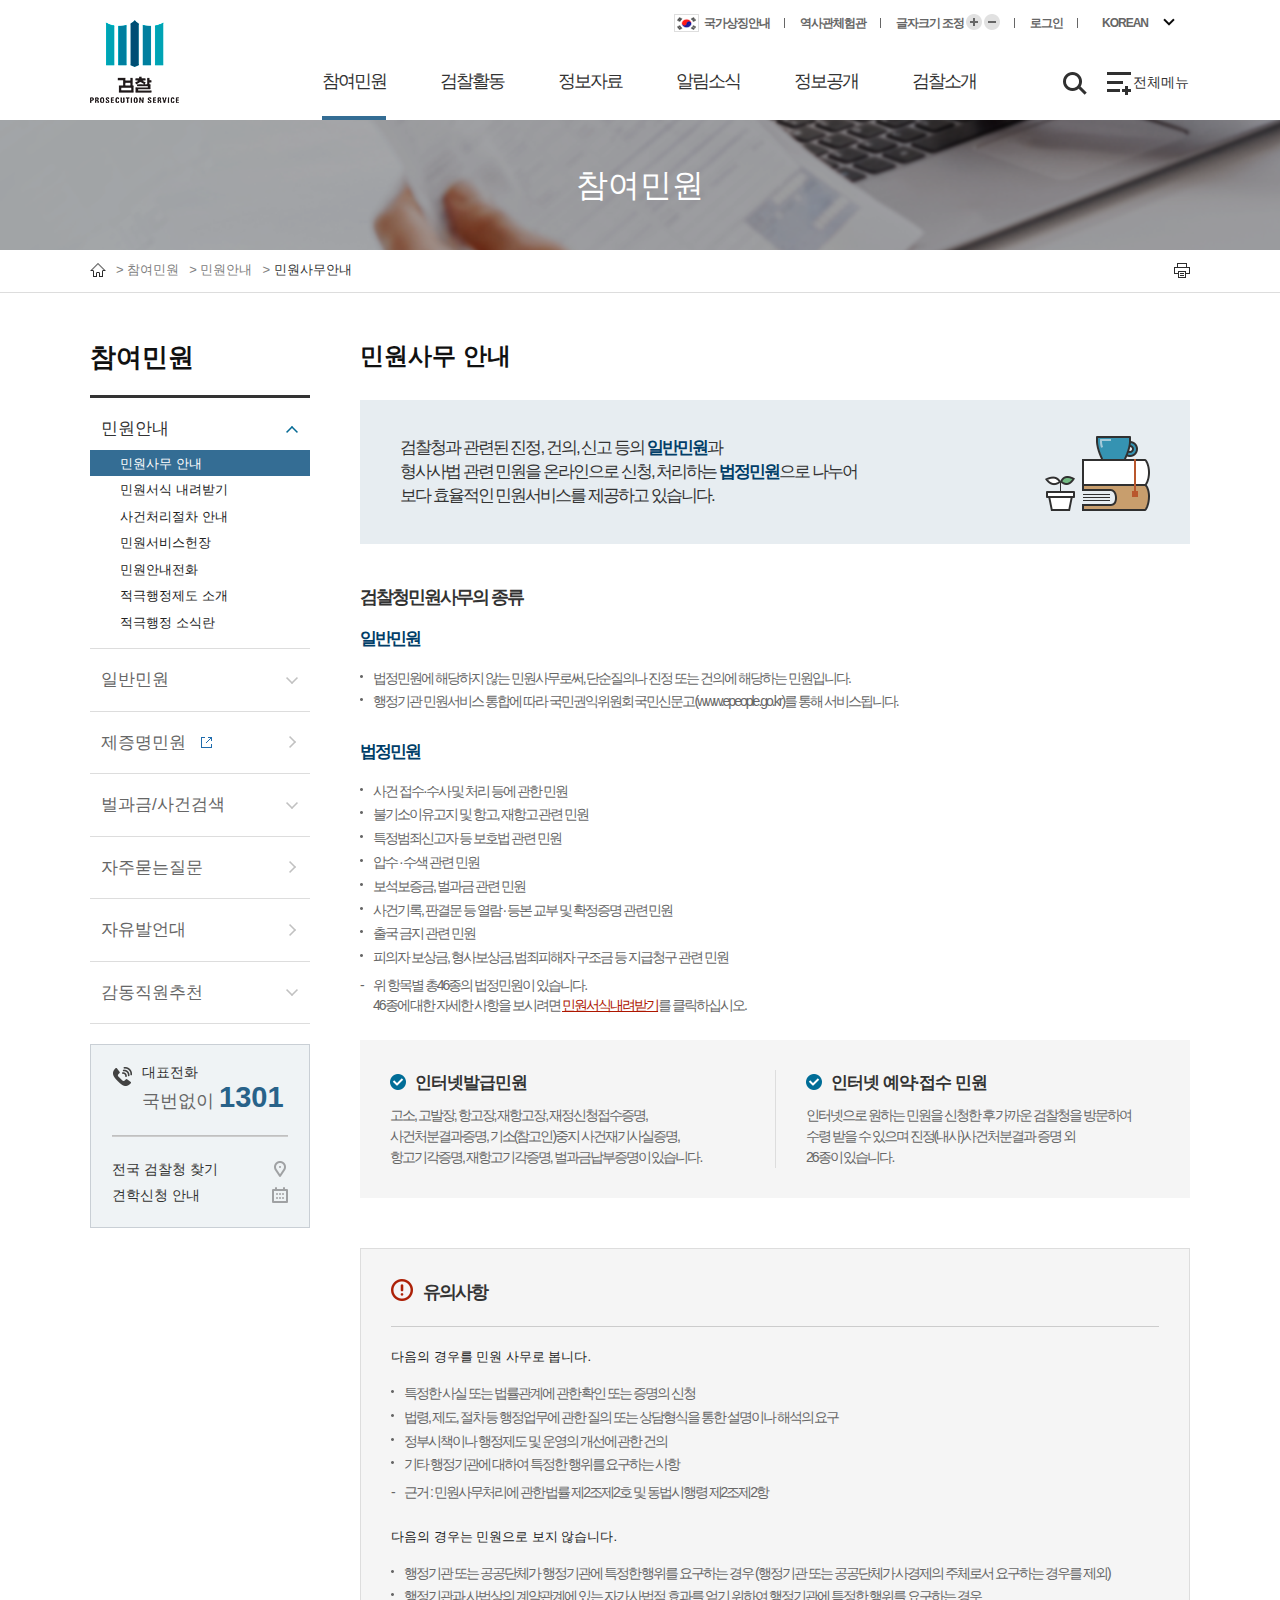
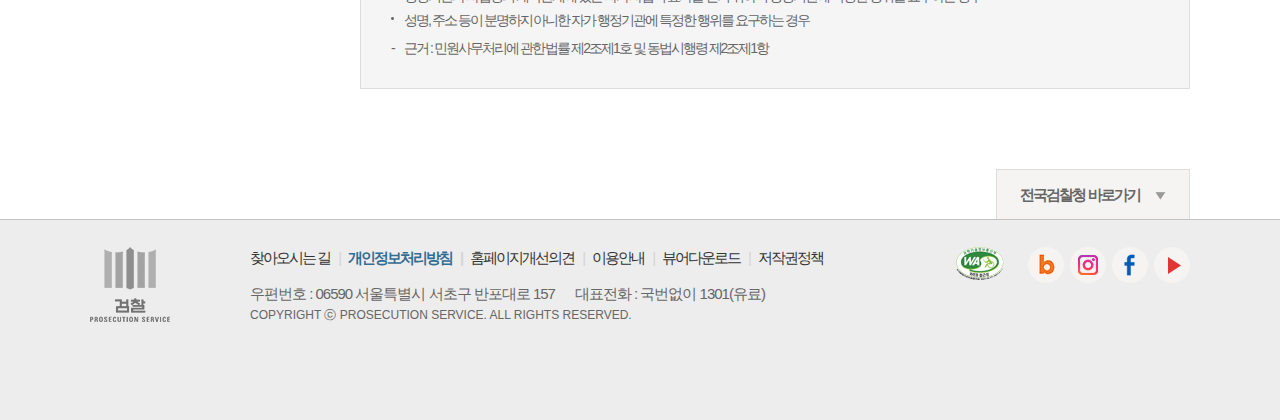
<file: spo/sub1.html>
<!DOCTYPE html>
<html lang="en">
<head>
    <meta charset="UTF-8">
    <meta http-equiv="X-UA-Compatible" content="IE=edge">
    <meta name="viewport" content="width=device-width, initial-scale=1.0">
	<meta name='Subject' content='대검찰청 클론코딩'>  
    <meta name='Keywords' content='"검찰", "대검찰청","검찰청","검사"'>
    <meta name='Author' content='정은선'>
    <meta name='Description' content='대검찰청 클론코딩입니다.'>
    <title>대검찰청 참여민원>민원안내</title>
    <link rel="stylesheet" href="./css/reset.css">
    <link rel="stylesheet" href="./css/style2.css">
    <link rel="stylesheet" href="./css/container.css">

	<script src="https://code.jquery.com/jquery-2.2.4.min.js"></script>    
    <script src="./js/script2.js" defer></script>
    
	<!--[if (lte IE 9)]>
		<script src='js/lib/IE9.js'></script>
	<![endif]-->

	<!--[if (lte IE 8)]>
		<script src='js/lib/html5shiv.min.js'></script>
		<link rel='stylesheet' href='#'>
	<![endif]-->

	<!--[if (lte IE 7)]>
		<link rel='stylesheet' href='#'>
	<![endif]-->    
</head>
<body>
    <ul id="skip">
		<li><a href="#header">헤더 바로가기</a></li>
		<li><a href="#main-menu">메인메뉴 바로가기</a></li>
		<li><a href="#section">내용 바로가기</a></li>
		<li><a href="#footer">하단 바로가기</a></li>
	</ul>
    <div id="wrap">
        <div id="header">
            <div class="container">
                <h1><a href="index.html" title="대검찰청 로고"><img src="./img/logo.png" alt="대검찰청 로고"></a></h1>
                <div class="top-menu">
                    <div class="weather">
                        <div class="current-weather"></div>
                        <div class="current-temp"></div>
                    </div>
                    <ul>
                        <li><a class="nation" href="#" title="국가상징안내"><span></span>국가상징안내</a></li>
                        <li><a href="#" title="역사관체험관">역사관체험관</a></li>
                        <li>
                            <a>글자크기 조정</a>
                            <a href="javascript:" class="zoomin" title="글자크기 키우기"></a>
                            <a href="javascript:" class="zoomout" title="글자크기 줄이기"></a>
                        </li>       
                        <li><a href="login.html" title="로그인">로그인</a></li>    
                        <li class="lang">
                            <span>
                                <a class="now" href="#" title="KOREAN">KOREAN</a>
                                <a href="#" title="ENGLISH">ENGLISH</a>
                                <a href="#" title="CHINESE">CHINESE</a>
                                <a href="#" title="JAPANESE">JAPANESE</a>
                            </span>
                        </li>
                    </ul>
                </div>    
            </div>
            <div class="btn-top">
                <div class="btn-right">
                    <div class="btn-search open"><a href="#" title="검색창열기">검색창열기</a></div>
                    <div class="btn-search close"><a href="#" title="검색창열닫기">검색창닫기</a></div>
                    <div class="btn-allmenu"><a href="#" title="전체메뉴가기">전체메뉴</a></div>
                </div>
                <form>
                    <div class="sch-wrap">
                        <div class="sch-inner">
                            <label for="schw">키워드 검색</label>
                            <div>
                                <input id="schw" name="sch_word" type="text" placeholder="검색어를 입력하세요.">
                                <button class="btn-search"></button>
                            </div>
                        </div>
                    </div>
                </form>
                <div class="allmenu-bg"></div>
                <div class="allmenu-wrap ">
                    <div class="allmenu-cont">
                        <div class="allmenu-top">
                            <h1><a href="#" title="대검찰청 로고"><img src="./img/bg_allmenutit.png" alt="대검찰청 로고"></a></h1>
                            <button class="close" type="button"></button>
                        </div>
                        <div class="menu-wrap">
                            <ul>
                                <li>
                                    <div class="m-list">
                                        <div class="menu-box">
                                            <span>참여민원</span>
                                            <div class="scroll">
                                                <ul class="tpad">
                                                    <li><a href="sub1.html" title="민원안내">민원안내</a>
                                                        <ul>
                                                            <li><a href="sub1.html" title="민원사무 안내">민원사무 안내</a></li>
                                                            <li><a href="#" title="민원서식 내려받기">민원서식 내려받기</a></li>
                                                            <li><a href="#" title="사건처리절차 안내">사건처리절차 안내</a></li>
                                                            <li><a href="#" title="민원서비스헌장">민원서비스헌장</a></li>
                                                            <li><a href="#" title="민원안내전화">민원안내전화</a></li>
                                                            <li><a href="#" title="적극행정제도 소개">적극행정제도 소개</a></li>
                                                            <li><a href="#" title="적극행정 소식란">적극행정 소식란</a></li>
                                                        </ul>
                                                    </li>
                                                    <li><a href="#" title="일반민원">일반민원</a>
                                                        <ul>
                                                            <li><a href="#" title="이용안내">이용안내</a></li>
                                                            <li><a href="#" title="민원신청/확인">민원신청/확인</a></li>
                                                            <li><a href="#" title="110정부민원안내콜센터">110정부민원안내콜센터</a></li>
                                                            <li><a href="#" title="공개민원 열람하기">공개민원 열람하기</a></li>
                                                        </ul>
                                                    </li>
                                                    <li><a href="#" title="제증명민원" class="nw">제증명민원</a>
                                                    </li>
                                                    <li><a href="#" title="벌과금/사건검색">벌과금/사건검색</a>
                                                        <ul>
                                                            <li><a href="#" title="사건진행상황조회" class="nw">사건진행상황조회</a></li>
                                                            <li><a href="#" title="벌과금납부조회" class="nw">벌과금납부조회</a></li>
                                                            <li><a href="#" title="재판서 및 통지서 조회" class="nw">재판서 및 통지서 조회</a></li>
                                                            <li><a href="#" title="가납금환급조회" class="nw">가납금환급조회</a></li>
                                                        </ul>
                                                    </li>
                                                    <li><a href="#" title="자주묻는질문">자주묻는질문</a>
                                                    </li>
                                                    <li><a href="#" title="자유발언대">자유발언대</a>
                                                    </li>
                                                    <li><a href="#" title="감동직원추천">감동직원추천</a>
                                                        <ul>
                                                            <li><a href="#" title="국민감동직원추천">국민감동직원추천</a></li>
                                                            <li><a href="#" title="추천서 작성하기">추천서 작성하기</a></li>
                                                            <li><a href="#" title="내의견 보기">내의견 보기</a></li>
                                                        </ul>
                                                    </li>
                                                </ul>
                                            </div>
                                        </div>
                                    </div>
                                </li>
                                <li>
                                    <div class="m-list">
                                        <div  class="menu-box">
                                            <span>검찰활동</span>
                                            <div class="scroll">
                                                <ul>
                                                    <li><a href="sub2.html" title="주요수사활동">주요수사활동</a>
                                                        <ul>
                                                            <li><a href="sub2.html" title="부정부패수사">부정부패수사</a></li>
                                                            <li><a href="#" title="회계분석ㆍ자금추적 수사지원">회계분석ㆍ자금추적 수사지원</a></li>
                                                            <li><a href="#" title="기술유출범죄수사">기술유출범죄수사</a></li>
                                                            <li><a href="#" title="범죄수익환수수사">범죄수익환수수사</a></li>
                                                            <li><a href="#" title="마약·조직폭력범죄수사">마약·조직폭력범죄수사</a></li>
                                                            <li><a href="#" title="지식재산권침해범죄수사">지식재산권침해범죄수사</a></li>
                                                            <li><a href="#" title="과학수사">과학수사</a></li>
                                                        </ul>
                                                    </li>
                                                    <li><a href="#" title="공판·형집행">공판·형집행</a>
                                                        <ul>
                                                            <li><a href="#" title="공판활동">공판활동</a></li>
                                                            <li><a href="#" title="형의 집행">형의 집행</a></li>
                                                        </ul>
                                                    </li>
                                                    <li><a href="#" title="지원활동">지원활동</a>
                                                        <ul>
                                                            <li><a href="#" title="소년선도보호">소년선도보호</a></li>
                                                            <li><a href="#" title="피해자인권">피해자인권</a></li>
                                                            <li><a href="#" title="사회공헌">사회공헌</a></li>
                                                        </ul>
                                                    </li>
                                                    <li><a href="#" title="국제협력">국제협력</a>
                                                        <ul>
                                                            <li><a href="#" title="검찰의 국제공조">검찰의 국제공조</a></li>
                                                            <li><a href="#" title="국제협력 네트워크">국제협력 네트워크</a></li>
                                                        </ul>
                                                    </li>
                                                </ul>
                                            </div>
                                        </div>
                                    </div>
                                </li>
                                <li>
                                    <div class="m-list">
                                        <div class="menu-box">
                                            <span>정보자료</span>
                                            <div class="scroll">
                                                <ul>
                                                    <li><a href="sub3.html" title="통계자료">통계자료</a>
                                                        <ul>
                                                            <li><a href="sub3.html" title="범죄분석">범죄분석</a></li>
                                                            <li><a href="#" title="범죄동향리포트">범죄동향리포트</a></li>
                                                            <li><a href="#" title="형사사건동향">형사사건동향</a></li>
                                                        </ul>
                                                    </li>
                                                    <li><a href="#" title="연구자료">연구자료</a>
                                                        <ul>
                                                            <li><a href="#" title="검찰관련 연구자료">검찰관련 연구자료</a></li>
                                                            <li><a href="#" title="해외연수검사 연구논문" class="nw">해외연수검사 연구논문</a></li>
                                                            <li><a href="#" title="검찰연감">검찰연감</a></li>
                                                        </ul>
                                                    </li>
                                                    <li><a href="#" title="나라지표상황판">나라지표상황판</a></li>
                                                    <li><a href="#" title="훈령/예규">훈령/예규</a></li>
                                                </ul>
                                            </div>
                                        </div>
                                    </div>    
                                </li>
                                <li>
                                    <div class="m-list">
                                        <div class="menu-box">
                                            <span>알림소식</span>
                                            <div class="scroll">
                                                <ul>
                                                    <li><a href="sub4.html" title="공지사항">공지사항</a></li>
                                                    <li><a href="#" title="고시·공고">고시·공고</a></li>
                                                    <li><a href="#" title="검찰발표자료">검찰발표자료</a></li>
                                                    <li><a href="#" title="검찰소식">검찰소식</a>
                                                        <ul>
                                                            <li><a href="#" title="생생포토">생생포토</a></li>
                                                            <li><a href="#" title="생생영상" class="nw">생생영상</a></li>
                                                            <li><a href="#" title="뉴스레터">뉴스레터</a></li>
                                                        </ul>
                                                    </li>
                                                </ul>
                                            </div>
                                        </div>
                                    </div>   
                                </li>
                                <li>
                                    <div class="m-list">
                                        <div class="menu-box">
                                            <span>정보공개</span>
                                            <div class="scroll">
                                                <ul>
                                                    <li><a href="sub5.html" title="정보공개안내">정보공개안내</a>
                                                        <ul>
                                                            <li><a href="#" title="정보공개제도란">정보공개제도란</a></li>
                                                            <li><a href="#" title="업무처리절차">업무처리절차</a></li>
                                                            <li><a href="#" title="공개청구권자">공개청구권자</a></li>
                                                            <li><a href="#" title="비공개 대상 정보 세부 기준">비공개 대상 정보 세부 기준</a></li>
                                                            <li><a href="#" title="정보공개방법">정보공개방법</a></li>
                                                            <li><a href="#" title="불복구제절차">불복구제절차</a></li>
                                                            <li><a href="#" title="수수료안내">수수료안내</a></li>
                                                            <li><a href="#" title="관련서식">관련서식</a></li>
                                                        </ul>
                                                    </li>
                                                    <li><a href="#" title="사전정보공표">사전정보공표</a>
                                                        <ul>
                                                            <li><a href="#" title="사전정보공표 대상">사전정보공표 대상</a></li>
                                                        </ul>
                                                    </li>
                                                    <li><a href="#" title="정보목록">정보목록</a>
                                                        <ul>
                                                            <li><a href="#" title="정보목록" class="nw">정보목록</a></li>
                                                            <li><a href="#" title="2014.3. 이전 검찰청 정보목록">2014.3. 이전 검찰청 정보목록</a></li>
                                                        </ul>
                                                    </li>
                                                    <li><a href="#" title="정보공개청구">정보공개청구</a></li>
                                                    <li><a href="#" title="공공데이터개방">공공데이터개방</a></li>
                                                    <li><a href="#" title="정책실명제">정책실명제</a></li>
                                                </ul>
                                            </div>
                                        </div>
                                    </div>   
                                </li>
                                <li>
                                    <div class="m-list">
                                        <div class="menu-box">
                                            <span>검찰소개</span>
                                            <div class="scroll">
                                                <ul>
                                                    <li><a href="sub6.html" title="검찰구성">검찰구성</a>
                                                        <ul>
                                                            <li><a href="sub6.html" title="검찰이란?">검찰이란?</a></li>
                                                            <li><a href="#" title="검찰구성원">검찰구성원</a></li>
                                                            <li><a href="#" title="검사의 역할">검사의 역할</a></li>
                                                        </ul>
                                                    </li>
                                                    <li><a href="#" class="조직 및 업무">조직 및 업무</a>
                                                        <ul>
                                                            <li><a href="#" title="부서별연락처">부서별연락처</a></li>
                                                            <li><a href="#" title="검찰조직구조">검찰조직구조</a></li>
                                                            <li><a href="#" title="층별안내도">층별안내도</a></li>
                                                            <li><a href="#" title="대검찰청 배치표">대검찰청 배치표</a></li>
                                                        </ul>
                                                    </li>
                                                    <li><a href="#" title="검찰총장소개">검찰총장소개</a>
                                                        <ul>
                                                            <li><a href="#" title="검찰총장과의 대화">검찰총장과의 대화</a></li>
                                                            <li><a href="#" title="총장동정">총장동정</a></li>
                                                            <li><a href="#" title="발표연설">발표연설</a></li>
                                                            <li><a href="#" title="역대총장">역대총장</a></li>
                                                            <li><a href="#" title="주요일정">주요일정</a></li>
                                                        </ul>
                                                    </li>
                                                    <li><a href="#" title="검찰CI/CM">검찰CI/CM</a></li>
                                                    <li><a href="#" title="검찰역사관">검찰역사관</a>
                                                        <ul>
                                                            <li><a href="#" title="검찰제도의 변천">검찰제도의 변천</a></li>
                                                            <li><a href="#" title="복제의 변천">복제의 변천</a></li>
                                                            <li><a href="#" title="서식의 변천">서식의 변천</a></li>
                                                            <li><a href="#" title="사건과 이슈">사건과 이슈</a></li>
                                                        </ul>
                                                    </li>
                                                    <li><a href="#" title="대검찰청견학">대검찰청견학</a>
                                                        <ul>
                                                            <li><a href="#" title="견학안내">견학안내</a></li>
                                                            <li><a href="#" title="견학신청">견학신청</a></li>
                                                            <li><a href="#" title="">견학소감</a></li>
                                                            <li><a href="#" title="">견학소감</a></li>
                                                        </ul>
                                                    </li>
                                                    <li><a href="#" title="찾아오시는 길">찾아오시는 길</a></li>
                                                    <li><a href="#" title="전국검찰청찾기">전국검찰청찾기</a></li>
                                                    <li><a href="#" title="국가형사사법기록관">국가형사사법기록관</a>
                                                        <ul>
                                                            <li><a href="#" title="기록관 소개">기록관 소개</a></li>
                                                            <li><a href="#" title="견학안내 및 신청">견학안내 및 신청</a></li>
                                                        </ul>
                                                    </li>
                                                    <li><a href="#" title="1301검찰콜센터">1301검찰콜센터</a>
                                                        <ul>
                                                            <li><a href="#" title="콜센터 소개">콜센터 소개</a></li>
                                                            <li><a href="#" title="이용안내">이용안내</a></li>
                                                        </ul>
                                                    </li>
                                                </ul>
                                            </div>
                                        </div>
                                    </div>   
                                </li>
                                <li>
                                    <div class="m-list">
                                        <div class="menu-box">
                                            <span>이용안내</span>
                                            <div class="scroll">
                                                <ul>
                                                    <li><a href="#" title="이용안내">이용안내</a></li>
                                                    <li><a href="#" class="홈페이지개선의견">홈페이지개선의견</a></li>
                                                    <li><a href="#" title="개인정보처리방침">개인정보처리방침</a>
                                                        <ul>
                                                            <li><a href="#" title="개인정보처리방침">개인정보처리방침</a></li>
                                                            <li><a href="#" title="개정이력">개정이력</a></li>
                                                        </ul>
                                                    </li>
                                                    <li><a href="#" title="저작권정책">저작권정책</a></li>
                                                    <li><a href="#" title="글자크기조정안내">글자크기조정안내</a></li>
                                                    <li><a href="#" title="뷰어다운로드">뷰어다운로드</a></li>
                                                </ul>
                                            </div>
                                        </div>
                                    </div>   
                                </li>
                            </ul>
                        </div>
                    </div>
                </div>
            </div>
            <div class="main-menu">
                <ul>
                    <li><a class="active" href="sub1.html" title="참여민원">참여민원</a>
                        <div class="menu-list">
                            <div class="menu-box">
                                <span>참여민원</span>
                                <div class="scroll">
                                    <ul>
                                        <li><a href="sub1.html" title="민원안내">민원안내</a>
                                            <ul>
                                                <li><a href="sub1.html" title="민원사무 안내">민원사무 안내</a></li>
                                                <li><a href="#" title="민원서식 내려받기">민원서식 내려받기</a></li>
                                                <li><a href="#" title="사건처리절차 안내">사건처리절차 안내</a></li>
                                                <li><a href="#" title="민원서비스헌장">민원서비스헌장</a></li>
                                                <li><a href="#" title="민원안내전화">민원안내전화</a></li>
                                                <li><a href="#" title="적극행정제도 소개">적극행정제도 소개</a></li>
                                                <li><a href="#" title="적극행정 소식란">적극행정 소식란</a></li>
                                            </ul>
                                        </li>
                                        <li><a href="#" title="일반민원">일반민원</a>
                                            <ul>
                                                <li><a href="#" title="이용안내">이용안내</a></li>
                                                <li><a href="#" title="민원신청/확인">민원신청/확인</a></li>
                                                <li><a href="#" title="110정부민원안내콜센터">110정부민원안내콜센터</a></li>
                                                <li><a href="#" title="공개민원 열람하기">공개민원 열람하기</a></li>
                                            </ul>
                                        </li>
                                        <li><a href="#" title="제증명민원" class="nw">제증명민원</a>
                                        </li>
                                        <li><a href="#" title="벌과금/사건검색">벌과금/사건검색</a>
                                            <ul>
                                                <li><a href="#" title="사건진행상황조회" class="nw">사건진행상황조회</a></li>
                                                <li><a href="#" title="벌과금납부조회" class="nw">벌과금납부조회</a></li>
                                                <li><a href="#" title="재판서 및 통지서 조회" class="nw">재판서 및 통지서 조회</a></li>
                                                <li><a href="#" title="가납금환급조회" class="nw">가납금환급조회</a></li>
                                            </ul>
                                        </li>
                                        <li><a href="#" title="자주묻는질문">자주묻는질문</a>
                                        </li>
                                        <li><a href="#" title="자유발언대">자유발언대</a>
                                        </li>
                                        <li><a href="#" title="감동직원추천">감동직원추천</a>
                                            <ul>
                                                <li><a href="#" title="국민감동직원추천">국민감동직원추천</a></li>
                                                <li><a href="#" title="추천서 작성하기">추천서 작성하기</a></li>
                                                <li><a href="#" title="내의견 보기">내의견 보기</a></li>
                                            </ul>
                                        </li>
                                    </ul>
                                </div>
                            </div>
                        </div>
                    </li>
                    <li><a href="sub2.html" title="검찰활동">검찰활동</a>
                        <div class="menu-list">
                            <div  class="menu-box">
                                <span>검찰활동</span>
                                <div class="scroll">
                                    <ul>
                                        <li><a href="sub2.html" title="주요수사활동">주요수사활동</a>
                                            <ul>
                                                <li><a href="sub2.html" title="부정부패수사">부정부패수사</a></li>
                                                <li><a href="#" title="회계분석ㆍ자금추적 수사지원">회계분석ㆍ자금추적 수사지원</a></li>
                                                <li><a href="#" title="기술유출범죄수사">기술유출범죄수사</a></li>
                                                <li><a href="#" title="범죄수익환수수사">범죄수익환수수사</a></li>
                                                <li><a href="#" title="마약·조직폭력범죄수사">마약·조직폭력범죄수사</a></li>
                                                <li><a href="#" title="지식재산권침해범죄수사">지식재산권침해범죄수사</a></li>
                                                <li><a href="#" title="과학수사">과학수사</a></li>
                                            </ul>
                                        </li>
                                        <li><a href="#" title="공판·형집행">공판·형집행</a>
                                            <ul>
                                                <li><a href="#" title="공판활동">공판활동</a></li>
                                                <li><a href="#" title="형의 집행">형의 집행</a></li>
                                            </ul>
                                        </li>
                                        <li><a href="#" title="지원활동">지원활동</a>
                                            <ul>
                                                <li><a href="#" title="소년선도보호">소년선도보호</a></li>
                                                <li><a href="#" title="피해자인권">피해자인권</a></li>
                                                <li><a href="#" title="사회공헌">사회공헌</a></li>
                                            </ul>
                                        </li>
                                        <li><a href="#" title="국제협력">국제협력</a>
                                            <ul>
                                                <li><a href="#" title="검찰의 국제공조">검찰의 국제공조</a></li>
                                                <li><a href="#" title="국제협력 네트워크">국제협력 네트워크</a></li>
                                            </ul>
                                        </li>
                                    </ul>
                                </div>
                            </div>
                        </div>
                    </li>
                    <li><a href="sub3.html" title="정보자료">정보자료</a>
                        <div class="menu-list">
                            <div class="menu-box">
                                <span>정보자료</span>
                                <div class="scroll">
                                    <ul>
                                        <li><a href="sub3.html" title="통계자료">통계자료</a>
                                            <ul>
                                                <li><a href="#" title="범죄분석">범죄분석</a></li>
                                                <li><a href="#" title="범죄동향리포트">범죄동향리포트</a></li>
                                                <li><a href="#" title="형사사건동향">형사사건동향</a></li>
                                            </ul>
                                        </li>
                                        <li><a href="#" title="연구자료">연구자료</a>
                                            <ul>
                                                <li><a href="#" title="검찰관련 연구자료">검찰관련 연구자료</a></li>
                                                <li><a href="#" title="해외연수검사 연구논문" class="nw">해외연수검사 연구논문</a></li>
                                                <li><a href="#" title="검찰연감">검찰연감</a></li>
                                            </ul>
                                        </li>
                                        <li><a href="#" title="나라지표상황판">나라지표상황판</a></li>
                                        <li><a href="#" title="훈령/예규">훈령/예규</a></li>
                                    </ul>
                                </div>
                            </div>
                        </div>    
                    </li>
                    <li><a href="sub4.html" title="">알림소식</a>
                        <div class="menu-list">
                            <div class="menu-box">
                                <span>알림소식</span>
                                <div class="scroll">
                                    <ul>
                                        <li><a href="sub4.html" title="공지사항">공지사항</a></li>
                                        <li><a href="#" title="고시·공고">고시·공고</a></li>
                                        <li><a href="#" title="검찰발표자료">검찰발표자료</a></li>
                                        <li><a href="#" title="검찰소식">검찰소식</a>
                                            <ul>
                                                <li><a href="#" title="생생포토">생생포토</a></li>
                                                <li><a href="#" title="생생영상" class="nw">생생영상</a></li>
                                                <li><a href="#" title="뉴스레터">뉴스레터</a></li>
                                            </ul>
                                        </li>
                                    </ul>
                                </div>
                            </div>
                        </div>   
                    </li>
                    <li><a href="sub5.html" title="정보공개">정보공개</a>
                        <div class="menu-list">
                            <div class="menu-box">
                                <span>정보공개</span>
                                <div class="scroll">
                                    <ul>
                                        <li><a href="sub5.html" title="정보공개안내">정보공개안내</a>
                                            <ul>
                                                <li><a href="sub5.html" title="정보공개제도란">정보공개제도란</a></li>
                                                <li><a href="#" title="업무처리절차">업무처리절차</a></li>
                                                <li><a href="#" title="공개청구권자">공개청구권자</a></li>
                                                <li><a href="#" title="비공개 대상 정보 세부 기준">비공개 대상 정보 세부 기준</a></li>
                                                <li><a href="#" title="정보공개방법">정보공개방법</a></li>
                                                <li><a href="#" title="불복구제절차">불복구제절차</a></li>
                                                <li><a href="#" title="수수료안내">수수료안내</a></li>
                                                <li><a href="#" title="관련서식">관련서식</a></li>
                                            </ul>
                                        </li>
                                        <li><a href="#" title="사전정보공표">사전정보공표</a>
                                            <ul>
                                                <li><a href="#" title="사전정보공표 대상">사전정보공표 대상</a></li>
                                            </ul>
                                        </li>
                                        <li><a href="#" title="정보목록">정보목록</a>
                                            <ul>
                                                <li><a href="#" title="정보목록" class="nw">정보목록</a></li>
                                                <li><a href="#" title="2014.3. 이전 검찰청 정보목록">2014.3. 이전 검찰청 정보목록</a></li>
                                            </ul>
                                        </li>
                                        <li><a href="#" title="정보공개청구">정보공개청구</a></li>
                                        <li><a href="#" title="공공데이터개방">공공데이터개방</a></li>
                                        <li><a href="#" title="정책실명제">정책실명제</a></li>
                                    </ul>
                                </div>
                            </div>
                        </div>   
                    </li>
                    <li><a href="sub6.html" title="검찰소개">검찰소개</a>
                        <div class="menu-list">
                            <div class="menu-box">
                                <span>검찰소개</span>
                                <div class="scroll">
                                    <ul>
                                        <li><a href="sub6.html" title="검찰구성">검찰구성</a>
                                            <ul>
                                                <li><a href="sub6.html" title="검찰이란?">검찰이란?</a></li>
                                                <li><a href="#" title="검찰구성원">검찰구성원</a></li>
                                                <li><a href="#" title="검사의 역할">검사의 역할</a></li>
                                            </ul>
                                        </li>
                                        <li><a href="#" class="조직 및 업무">조직 및 업무</a>
                                            <ul>
                                                <li><a href="#" title="부서별연락처">부서별연락처</a></li>
                                                <li><a href="#" title="검찰조직구조">검찰조직구조</a></li>
                                                <li><a href="#" title="층별안내도">층별안내도</a></li>
                                                <li><a href="#" title="대검찰청 배치표">대검찰청 배치표</a></li>
                                            </ul>
                                        </li>
                                        <li><a href="#" title="검찰총장소개">검찰총장소개</a>
                                            <ul>
                                                <li><a href="#" title="검찰총장과의 대화">검찰총장과의 대화</a></li>
                                                <li><a href="#" title="총장동정">총장동정</a></li>
                                                <li><a href="#" title="발표연설">발표연설</a></li>
                                                <li><a href="#" title="역대총장">역대총장</a></li>
                                                <li><a href="#" title="주요일정">주요일정</a></li>
                                            </ul>
                                        </li>
                                        <li><a href="#" title="검찰CI/CM">검찰CI/CM</a></li>
                                        <li><a href="#" title="검찰역사관">검찰역사관</a>
                                            <ul>
                                                <li><a href="#" title="검찰제도의 변천">검찰제도의 변천</a></li>
                                                <li><a href="#" title="복제의 변천">복제의 변천</a></li>
                                                <li><a href="#" title="서식의 변천">서식의 변천</a></li>
                                                <li><a href="#" title="사건과 이슈">사건과 이슈</a></li>
                                            </ul>
                                        </li>
                                        <li><a href="#" title="대검찰청견학">대검찰청견학</a>
                                            <ul>
                                                <li><a href="#" title="견학안내">견학안내</a></li>
                                                <li><a href="#" title="견학신청">견학신청</a></li>
                                                <li><a href="#" title="">견학소감</a></li>
                                                <li><a href="#" title="">견학소감</a></li>
                                            </ul>
                                        </li>
                                        <li><a href="#" title="찾아오시는 길">찾아오시는 길</a></li>
                                        <li><a href="#" title="전국검찰청찾기">전국검찰청찾기</a></li>
                                        <li><a href="#" title="국가형사사법기록관">국가형사사법기록관</a>
                                            <ul>
                                                <li><a href="#" title="기록관 소개">기록관 소개</a></li>
                                                <li><a href="#" title="견학안내 및 신청">견학안내 및 신청</a></li>
                                            </ul>
                                        </li>
                                        <li><a href="#" title="1301검찰콜센터">1301검찰콜센터</a>
                                            <ul>
                                                <li><a href="#" title="콜센터 소개">콜센터 소개</a></li>
                                                <li><a href="#" title="이용안내">이용안내</a></li>
                                            </ul>
                                        </li>
                                    </ul>
                                </div>
                            </div>
                        </div>   
                    </li>
                </ul>
            </div>
        </div>
        <div id="top-wrap">
            <div class="top-visual">
                <p>참여민원</p>
                <div class="container">
                    <ul class="util">
                        <li><a class="home" href="index.html" title="홈으로 가기">홈</a></li>
                        <li><a href="sub1.html" title="참여민원">참여민원</a></li>
                        <li><a href="sub1.html" title="민원안내">민원안내</a></li>
                        <li><a><span>민원사무안내</span></a></li>
                        <li class="print"><a href="#" title="인쇄하기">인쇄하기</a></li>
                    </ul>
                </div>
            </div>
        </div>
        <div id="section">
            <div class="container">
                <div class="aside">
                    <h2>참여민원</h2>
                    <ul class="inc">
                        <li class="dep2 sub on always"><a href="#" title="민원안내">민원안내</a>
                            <ul>
                                <li class="dep3 on active"><a href="sub1.html" title="민원사무 안내">민원사무 안내</a></li>
                                <li class="dep3"><a href="#" title="민원서식 내려받기">민원서식 내려받기</a></li>
                                <li class="dep3"><a href="#" title="사건처리절차 안내">사건처리절차 안내</a></li>
                                <li class="dep3"><a href="#" title="민원서비스헌장">민원서비스헌장</a></li>
                                <li class="dep3"><a href="#" title="민원안내전화">민원안내전화</a></li>
                                <li class="dep3"><a href="#" title="적극행정제도 소개">적극행정제도 소개</a></li>
                                <li class="dep3"><a href="#" title="적극행정 소식란">적극행정 소식란</a></li>
                            </ul>
                        </li>
                        <li class="dep2 sub"><a href="#" title="일반민원">일반민원</a>
                            <ul>
                                <li class="dep3"><a href="#" title="이용안내">이용안내</a></li>
                                <li class="dep3"><a href="#" title="민원신청&sol;확인">민원신청&sol;확인</a></li>
                                <li class="dep3"><a href="#" title="110정부민원안내콜센터">110정부민원안내콜센터</a></li>
                                <li class="dep3"><a href="#" title="공개민원 열람하기">공개민원 열람하기</a></li>
                            </ul>
                        </li>
                        <li class="dep2"><a class="nw" href="#" title="제증명민원">제증명민원</a></li>
                        <li class="dep2 sub"><a href="#" title="벌과금/사건검색">벌과금&sol;사건검색</a>
                            <ul>
                                <li class="dep3"><a class="nw" href="#" title="사건진행상황조회">사건진행상황조회</a></li>
                                <li class="dep3"><a class="nw" href="#" title="벌과금납부조회">벌과금납부조회</a></li>
                                <li class="dep3"><a class="nw" href="#" title="재판서 및 통지서 조회">재판서 및 통지서 조회</a></li>
                                <li class="dep3"><a class="nw" href="#" title="가납금환급조회">가납금환급조회</a></li>
                            </ul>
                        </li>
                        <li class="dep2"><a href="#" title="자주묻는질문">자주묻는질문</a></li>
                        <li class="dep2"><a href="#" title="자유발언대">자유발언대</a></li>
                        <li class="dep2 sub"><a href="#" title="감동직원추천">감동직원추천</a>
                            <ul>
                                <li class="dep3"><a href="#" title="국민감동직원추천">국민감동직원추천</a></li>
                                <li class="dep3"><a href="#" title="추천서 작성하기">추천서 작성하기</a></li>
                                <li class="dep3"><a href="#" title="내의견 보기">내의견 보기</a></li>
                            </ul>
                        </li>
                    </ul>
                    <div class="side-banner">
                        <div class="call">
                            <p><span>대표전화</span> 국번없이 <em>1301</em></p>
                        </div>
                        <div class="info">
                            <span class="sch"><a href="#" title="전국 검찰청 찾기">전국 검찰청 찾기</a></span>
                            <span class="visit"><a href="#" title="견학신청 안내">견학신청 안내</a></span>
                        </div>
                    </div>
                </div>
                <div class="content">
                    <h3>민원사무 안내</h3>
                    <div class="cont-box">
                        <p>검찰청과 관련된 진정, 건의, 신고 등의 <strong>일반민원</strong>과 <br>
                            형사사법 관련 민원을 온라인으로 신청, 처리하는 <strong>법정민원</strong>으로 나누어 <br>
                            보다 효율적인 민원서비스를 제공하고 있습니다.</p>
                        <span><img src="./img/ico_deco1.png" alt="민원사무안내 데코이미지"></span>
                    </div>
                    <h4 class="cont-h">검찰청민원사무의 종류</h4>
                    <h5 class="cont-h">일반민원</h5>
                    <ul class="text-list">
                        <li>법정민원에 해당하지 않는 민원사무로써, 단순질의나 진정 또는 건의에 해당하는 민원입니다.</li>
                        <li>행정기관 민원서비스 통합에 따라 국민권익위원회 국민신문고(www.epeople.go.kr)를 통해 서비스됩니다.</li>
                    </ul>
                    <h5 class="cont-h">법정민원</h5>
                    <ul class="text-list">
                        <li>사건 접수·수사 및 처리 등에 관한 민원</li>
                        <li>불기소이유고지 및 항고, 재항고 관련 민원</li>
                        <li>특정범죄신고자 등 보호법 관련 민원</li>
                        <li>압수 &middot; 수색 관련 민원</li>
                        <li>보석보증금, 벌과금 관련 민원</li>
                        <li>사건기록, 판결문 등 열람 &middot; 등본 교부 및 확정증명 관련 민원</li>
                        <li>출국 금지 관련 민원</li>
                        <li>피의자 보상금, 형사보상금, 범죄피해자 구조금 등 지급청구 관련 민원</li>
                        <li class="desc">위 항목별 총46종의 법정민원이 있습니다.<br>
                            46종에 대한 자세한 사항을 보시려면 <a href="#">민원서식내려받기</a>를 클릭하십시오.
                        </li>
                    </ul>
                    <div class="infobox top">
                        <div class="info-list">
                            <dl>
                                <dt>인터넷발급민원</dt>
                                <dd>고소, 고발장, 항고장, 재항고장, 재정신청접수증명,<br>
                                    사건처분결과증명, 기소(참고인)중지 사건재기사실증명,<br>
                                    항고기각증명, 재항고기각증명, 벌과금납부증명이 있습니다.</dd>
                            </dl>
                            <dl>
                                <dt>인터넷 예약·접수 민원</dt>
                                <dd>인터넷으로 원하는 민원을 신청한 후 가까운 검찰청을 방문하여<br>
                                    수령 받을 수 있으며 진정(내사)사건처분결과 증명 외<br>
                                    26종이 있습니다.</dd>
                            </dl>
                        </div>
                    </div>
                    <div class="infobox bottom">
                        <h5 class="noti">유의사항</h5>
                        <div class="info">
                            <p>다음의 경우를 민원 사무로 봅니다.</p>
                            <ul class="text-list">
                                <li>특정한 사실 또는 법률관계에 관한 확인 또는 증명의 신청</li>
                                <li>법령, 제도, 절차 등 행정업무에 관한 질의 또는 상담형식을 통한 설명이나 해석의 요구</li>
                                <li>정부시책이나 행정제도 및 운영의 개선에 관한 건의</li>
                                <li>기타 행정기관에 대하여 특정한 행위를 요구하는 사항</li>
                                <li class="desc">근거 &colon; 민원사무처리에 관한 법률 제2조제2호 및 동법시행령 제2조제2항</li>
                            </ul>
                            <p>다음의 경우는 민원으로 보지 않습니다.</p>
                            <ul class="text-list">
                                <li>행정기관 또는 공공단체가 행정기관에 특정한 행위를 요구하는 경우 (행정기관 또는 공공단체가 사경제의 주체로서 요구하는 경우를 제외)</li>
                                <li>행정기관과 사법상의 계약관계에 있는 자가 사법적 효과를 얻기 위하여 행정기관에 특정한 행위를 요구하는 경우</li>
                                <li>성명, 주소 등이 분명하지 아니한 자가 행정기관에 특정한 행위를 요구하는 경우</li>
                                <li class="desc">근거 &colon; 민원사무처리에 관한 법률 제2조제1호 및 동법시행령 제2조제1항</li>
                            </ul>
                        </div>
                    </div>
                </div>
            </div>
        </div>
        <div id="siteWrap">
            <div class="container">
                <div class="site-list">
                    <a title="전국검찰청 바로가기">전국검찰청 바로가기<span></span></a>
                    <div class="pop-box">
                        <ul>
                            <li><a href="#" title="대검찰청" class="solo">대검찰청</a></li>
                            <li>
                                <a href="#" title="서울고등검찰청">서울고등검찰청</a>
                                <div>
                                    <ul class="seoul">
                                        <li class="site-main"><a href="#" title="서울중앙지방검찰청">서울중앙지방검찰청</a></li>
                                        <li class="site-main"><a href="#" title="서울동부지방검찰청">서울동부지방검찰청</a></li>
                                        <li class="site-main"><a href="#" title="서울남부지방검찰청">서울남부지방검찰청</a></li>
                                        <li class="site-main"><a href="#" title="서울북부지방검찰청">서울북부지방검찰청</a></li>
                                        <li class="site-main"><a href="#" title="서울서부지방검찰청">서울서부지방검찰청</a></li>
                                    </ul>
                                </div>
                                <div>
                                    <a href="#" title="의정부지방검찰청">의정부지방검찰청</a>
                                    <ul>
                                        <li><a href="#" title="고양지청">고양지청</a></li>
                                        <li><a href="#" title="남양주지청">남양주지청</a></li>
                                    </ul>
                                </div>
                                <div>
                                    <a href="#" title="인천지방검찰청">인천지방검찰청</a>
                                    <ul>
                                        <li><a href="#" title="부천지청">부천지청</a></li>
                                    </ul>
                                </div>
                                <div>
                                    <a href="#" title="춘천지방검찰청">춘천지방검찰청</a>
                                    <ul>
                                        <li><a href="#" title="강릉지청">강릉지청</a></li>
                                        <li><a href="#" title="원주지청">원주지청</a></li>
                                        <li><a href="#" title="속초지청">속초지청</a></li>
                                        <li><a href="#" title="영월지청">영월지청</a></li>
                                    </ul>
                                </div>
                            </li>
                            <li><a href="#" title="수원고등검찰청">수원고등검찰청</a>
                                <div>
                                    <a href="#" title="수원지방검찰청">수원지방검찰청</a>
                                    <ul>
                                        <li><a href="#" title="성남지청">성남지청</a></li>
                                        <li><a href="#" title="여주지청">여주지청</a></li>
                                        <li><a href="#" title="평택지청">평택지청</a></li>
                                        <li><a href="#" title="안산지청">안산지청</a></li>
                                    </ul>
                                </div>
                            </li>
                            <li><a href="#" title="대전고등검찰청">대전고등검찰청</a>
                                <div>
                                    <a href="#" title="대전지방검찰청">대전지방검찰청</a>
                                    <ul>
                                        <li><a href="#" title="홍성지청">홍성지청</a></li>
                                        <li><a href="#" title="공주지청">공주지청</a></li>
                                        <li><a href="#" title="논산지청">논산지청</a></li>
                                        <li><a href="#" title="서산지청">서산지청</a></li>
                                    </ul>
                                </div>
                                <div>
                                    <a href="#" title="청주지방검찰청">청주지방검찰청</a>
                                    <ul>
                                        <li><a href="#" title="충주지청">충주지청</a></li>
                                        <li><a href="#" title="제천지청">제천지청</a></li>
                                        <li><a href="#" title="영동지청">영동지청</a></li>
                                    </ul>
                                </div>
                            </li>
                            <li><a href="#" title="대구고등검찰청">대구고등검찰청</a>
                                <div>
                                    <a href="#" title="대구지방검찰청">대구지방검찰청</a>
                                    <ul>
                                        <li><a href="#" title="서부지청">서부지청</a></li>
                                        <li><a href="#" title="안동지청">안동지청</a></li>
                                        <li><a href="#" title="경주지청">경주지청</a></li>
                                        <li><a href="#" title="포항지청">포항지청</a></li>
                                        <li><a href="#" title="의성지청">의성지청</a></li>
                                        <li><a href="#" title="영덕지청">영덕지청</a></li>
                                    </ul>
                                </div>
                            </li>
                            <li><a href="#" title="부산고등검찰청">부산고등검찰청</a>
                                <div>
                                    <a href="#" title="부산지방검찰청">부산지방검찰청</a>
                                    <ul>
                                        <li><a href="#" title="동부지청">동부지청</a></li>
                                        <li><a href="#" title="서부지청">서부지청</a></li>
                                    </ul>
                                </div>
                                <div>
                                    <a href="#" title="울산지방검찰청">울산지방검찰청</a>
                                </div>
                                <div>
                                    <a href="#" title="창원지방검찰청">창원지방검찰청</a>
                                    <ul>
                                        <li><a href="#" title="마산지청">마산지청</a></li>
                                        <li><a href="#" title="진주지청">진주지청</a></li>
                                        <li><a href="#" title="통영지청">통영지청</a></li>
                                        <li><a href="#" title="밀양지청">밀양지청</a></li>
                                    </ul>
                                </div>
                            </li>
                            <li><a href="#" title="광주고등검찰청">광주고등검찰청</a>
                                <div>
                                    <a href="#" title="광주지방검찰청">광주지방검찰청</a>
                                    <ul>
                                        <li><a href="#" title="목포지청">목포지청</a></li>
                                        <li><a href="#" title="장흥지청">장흥지청</a></li>
                                        <li><a href="#" title="순천지청">순천지청</a></li>
                                        <li><a href="#" title="해남지청">해남지청</a></li>
                                    </ul>
                                </div>
                                <div>
                                    <a href="#" title="전주지방검찰청">전주지방검찰청</a>
                                    <ul>
                                        <li><a href="#" title="군산지청">군산지청</a></li>
                                        <li><a href="#" title="정읍지청">정읍지청</a></li>
                                        <li><a href="#" title="남원지청">남원지청</a></li>
                                    </ul>
                                </div>
                                <div>
                                    <a href="#" title="제주지방검찰청">제주지방검찰청</a>
                                </div>
                            </li>
                        </ul>
                    </div>
                </div>
                
            </div>
        </div>
        <div id="footer">
            <div class="container">
                <h1><a href="index.html" title="대검찰청 logo">logo</a></h1>
                <div class="inner">
                    <div class="f-menu">
                        <ul>
                            <li><a href="#" title="찾아오시는 길">찾아오시는 길</a></li>
                            <li><a href="#" title="개인정보처리방침">개인정보처리방침</a></li>
                            <li><a href="#" title="홈페이지개선의견">홈페이지개선의견</a></li>
                            <li><a href="#" title="이용안내">이용안내</a></li>
                            <li><a href="#" title="뷰어다운로드">뷰어다운로드</a></li>
                            <li><a href="#" title="저작권정책">저작권정책</a></li>
                        </ul>
                    </div> 
                    <div class="adr">
                        <address>
                            <p>우편번호 : 06590 서울특별시 서초구 반포대로 157</p>
                            <p>대표전화 : 국번없이 1301(유료)</p>
                        </address>
                        <p>COPYRIGHT ⓒ PROSECUTION SERVICE. <span>ALL RIGHTS RESERVED.</span></p>
                    </div>
                </div>
                <div class="sns">
                    <ul>
                        <li><a class="web" href="http://www.wa.or.kr/board/list.asp?BoardID=0006" title="웹접근성인증마크">웹접근성인증마크</a></li>
                        <li><a class="blog" href="https://blog.naver.com/pro_to_u" title="네이버블로그">네이버블로그</a></li>
                        <li><a class="insta" href="https://www.instagram.com/pro_to_u/" title="대검찰성인스타그램">대검찰성인스타그램</a></li>
                        <li><a class="facebook" href="https://www.facebook.com/ProsecutionService" title="대검찰성페이스북">대검찰성페이스북</a></li>
                        <li><a class="ytb" href="https://www.youtube.com/user/spbstv" title="대검찰청유튜브">대검찰청유튜브</a></li>
                    </ul>
                </div>
            </div>
        </div>
    </div>
</body>
</html>
</file>
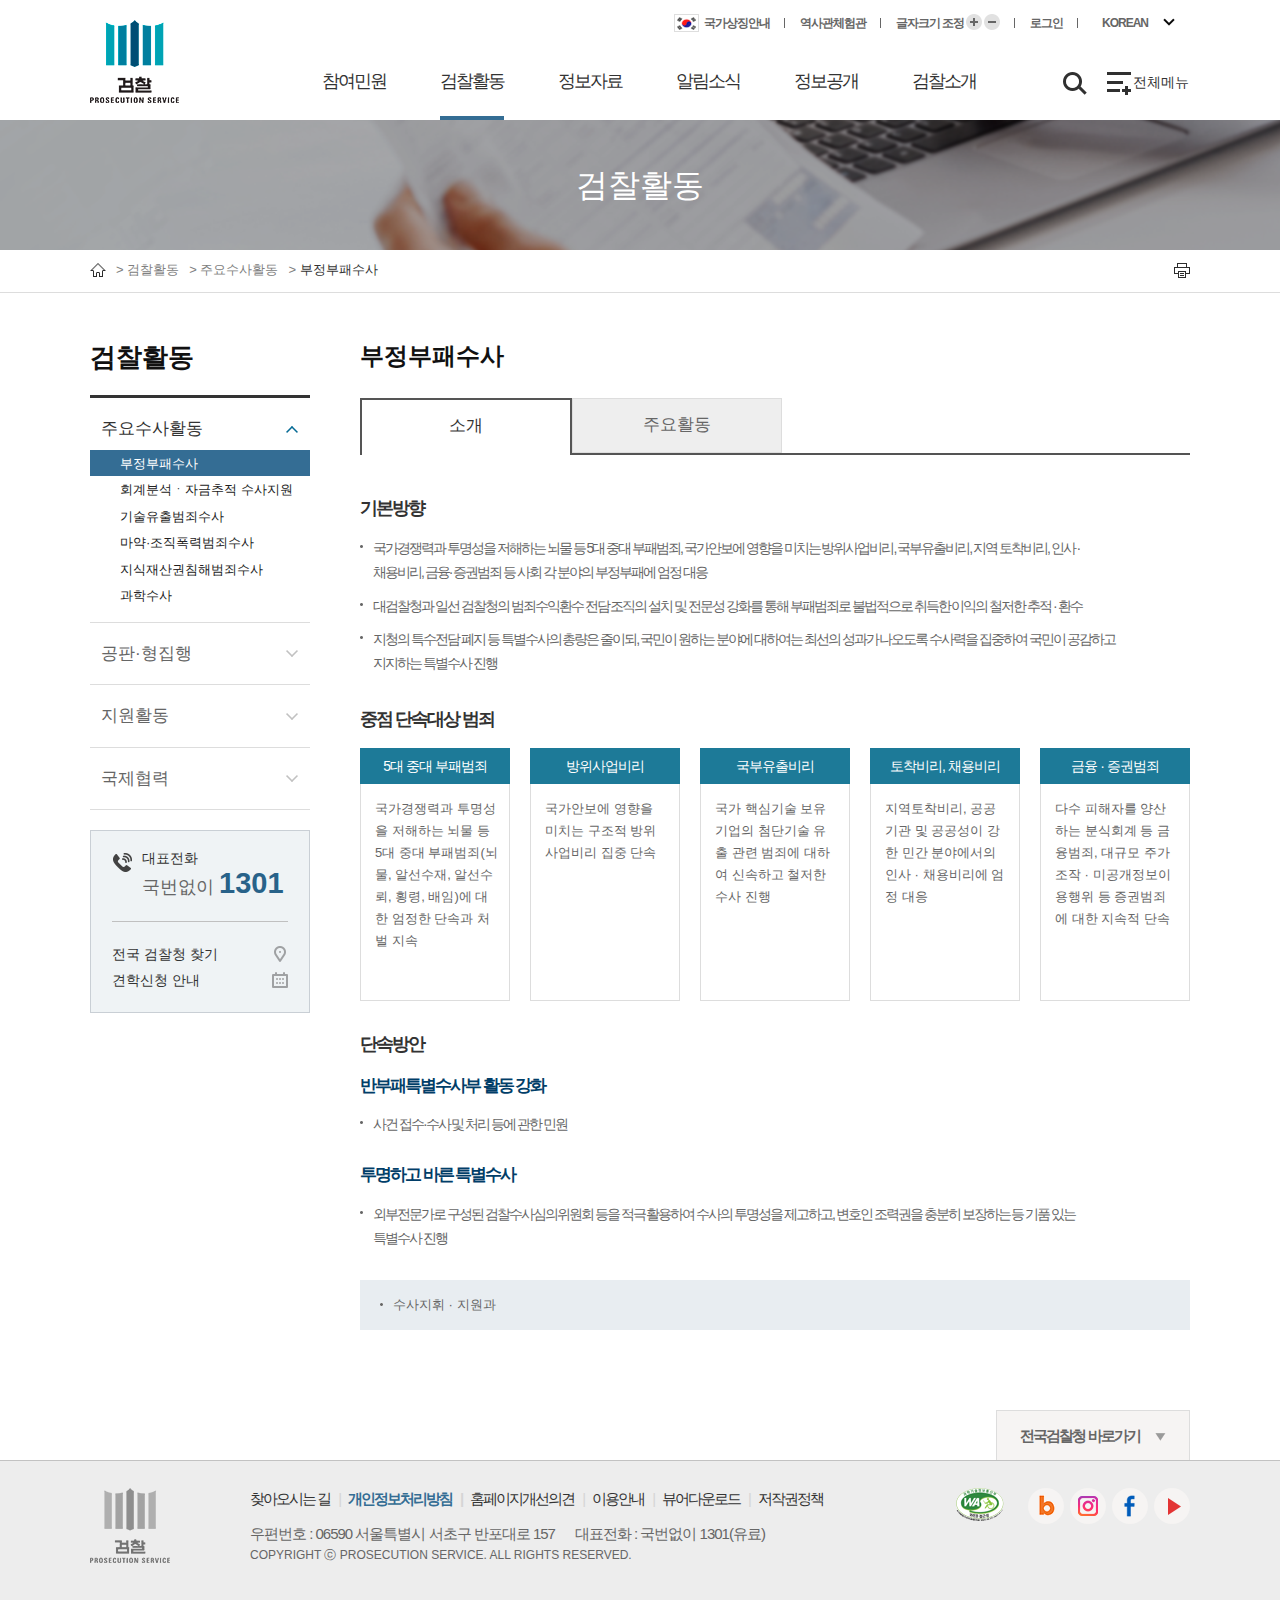
<file: spo/sub2.html>
<!DOCTYPE html>
<html lang="en">
<head>
    <meta charset="UTF-8">
    <meta http-equiv="X-UA-Compatible" content="IE=edge">
    <meta name="viewport" content="width=device-width, initial-scale=1.0">
	<meta name='Subject' content='대검찰청 클론코딩'>  
    <meta name='Keywords' content='"검찰", "대검찰청","검찰청","검사"'>
    <meta name='Author' content='정은선'>
    <meta name='Description' content='대검찰청 클론코딩입니다.'>
    <title>대검찰청 검찰활동>주요수사활동>부정부패수사</title>
    <link rel="stylesheet" href="./css/reset.css">
    <link rel="stylesheet" href="./css/style3.css">
    <link rel="stylesheet" href="./css/container.css">

	<script src="https://code.jquery.com/jquery-2.2.4.min.js"></script>    
    <script src="./js/script2.js" defer></script>
    
	<!--[if (lte IE 9)]>
		<script src='js/lib/IE9.js'></script>
	<![endif]-->

	<!--[if (lte IE 8)]>
		<script src='js/lib/html5shiv.min.js'></script>
		<link rel='stylesheet' href='#'>
	<![endif]-->

	<!--[if (lte IE 7)]>
		<link rel='stylesheet' href='#'>
	<![endif]-->    
</head>
<body>
    <ul id="skip">
		<li><a href="#header">헤더 바로가기</a></li>
		<li><a href="#main-menu">메인메뉴 바로가기</a></li>
		<li><a href="#section">내용 바로가기</a></li>
		<li><a href="#footer">하단 바로가기</a></li>
	</ul>
    <div id="wrap">
        <div id="header">
            <div class="container">
                <h1><a href="index.html" title="대검찰청 로고"><img src="./img/logo.png" alt="대검찰청 로고"></a></h1>
                <div class="top-menu">
                    <div class="weather">
                        <div class="current-weather"></div>
                        <div class="current-temp"></div>
                    </div>
                    <ul>
                        <li><a class="nation" href="#" title="국가상징안내"><span></span>국가상징안내</a></li>
                        <li><a href="#" title="역사관체험관">역사관체험관</a></li>
                        <li>
                            <a>글자크기 조정</a>
                            <a href="javascript:" class="zoomin" title="글자크기 키우기"></a>
                            <a href="javascript:" class="zoomout" title="글자크기 줄이기"></a>
                        </li>        
                        <li><a href="login.html" title="로그인">로그인</a></li>   
                        <li class="lang">
                            <span>
                                <a class="now" href="#" title="KOREAN">KOREAN</a>
                                <a href="#" title="ENGLISH">ENGLISH</a>
                                <a href="#" title="CHINESE">CHINESE</a>
                                <a href="#" title="JAPANESE">JAPANESE</a>
                            </span>
                        </li>
                    </ul>
                </div>  
            </div>
            <div class="btn-top">
                <div class="btn-right">
                    <div class="btn-search open"><a href="#" title="검색창열기">검색창열기</a></div>
                    <div class="btn-search close"><a href="#" title="검색창열닫기">검색창닫기</a></div>
                    <div class="btn-allmenu"><a href="#" title="전체메뉴가기">전체메뉴</a></div>
                </div>
                <form>
                    <div class="sch-wrap">
                        <div class="sch-inner">
                            <label for="schw">키워드 검색</label>
                            <div>
                                <input id="schw" name="sch_word" type="text" placeholder="검색어를 입력하세요.">
                                <button class="btn-search"></button>
                            </div>
                        </div>
                    </div>
                </form>
                <div class="allmenu-bg"></div>
                <div class="allmenu-wrap ">
                    <div class="allmenu-cont">
                        <div class="allmenu-top">
                            <h1><a href="#" title="대검찰청 로고"><img src="./img/bg_allmenutit.png" alt="대검찰청 로고"></a></h1>
                            <button class="close" type="button"></button>
                        </div>
                        <div class="menu-wrap">
                            <ul>
                                <li>
                                    <div class="m-list">
                                        <div class="menu-box">
                                            <span>참여민원</span>
                                            <div class="scroll">
                                                <ul class="tpad">
                                                    <li><a href="sub1.html" title="민원안내">민원안내</a>
                                                        <ul>
                                                            <li><a href="sub1.html" title="민원사무 안내">민원사무 안내</a></li>
                                                            <li><a href="#" title="민원서식 내려받기">민원서식 내려받기</a></li>
                                                            <li><a href="#" title="사건처리절차 안내">사건처리절차 안내</a></li>
                                                            <li><a href="#" title="민원서비스헌장">민원서비스헌장</a></li>
                                                            <li><a href="#" title="민원안내전화">민원안내전화</a></li>
                                                            <li><a href="#" title="적극행정제도 소개">적극행정제도 소개</a></li>
                                                            <li><a href="#" title="적극행정 소식란">적극행정 소식란</a></li>
                                                        </ul>
                                                    </li>
                                                    <li><a href="#" title="일반민원">일반민원</a>
                                                        <ul>
                                                            <li><a href="#" title="이용안내">이용안내</a></li>
                                                            <li><a href="#" title="민원신청/확인">민원신청/확인</a></li>
                                                            <li><a href="#" title="110정부민원안내콜센터">110정부민원안내콜센터</a></li>
                                                            <li><a href="#" title="공개민원 열람하기">공개민원 열람하기</a></li>
                                                        </ul>
                                                    </li>
                                                    <li><a href="#" title="제증명민원" class="nw">제증명민원</a>
                                                    </li>
                                                    <li><a href="#" title="벌과금/사건검색">벌과금/사건검색</a>
                                                        <ul>
                                                            <li><a href="#" title="사건진행상황조회" class="nw">사건진행상황조회</a></li>
                                                            <li><a href="#" title="벌과금납부조회" class="nw">벌과금납부조회</a></li>
                                                            <li><a href="#" title="재판서 및 통지서 조회" class="nw">재판서 및 통지서 조회</a></li>
                                                            <li><a href="#" title="가납금환급조회" class="nw">가납금환급조회</a></li>
                                                        </ul>
                                                    </li>
                                                    <li><a href="#" title="자주묻는질문">자주묻는질문</a>
                                                    </li>
                                                    <li><a href="#" title="자유발언대">자유발언대</a>
                                                    </li>
                                                    <li><a href="#" title="감동직원추천">감동직원추천</a>
                                                        <ul>
                                                            <li><a href="#" title="국민감동직원추천">국민감동직원추천</a></li>
                                                            <li><a href="#" title="추천서 작성하기">추천서 작성하기</a></li>
                                                            <li><a href="#" title="내의견 보기">내의견 보기</a></li>
                                                        </ul>
                                                    </li>
                                                </ul>
                                            </div>
                                        </div>
                                    </div>
                                </li>
                                <li>
                                    <div class="m-list">
                                        <div  class="menu-box">
                                            <span>검찰활동</span>
                                            <div class="scroll">
                                                <ul>
                                                    <li><a href="sub2.html" title="주요수사활동">주요수사활동</a>
                                                        <ul>
                                                            <li><a href="sub2.html" title="부정부패수사">부정부패수사</a></li>
                                                            <li><a href="#" title="회계분석ㆍ자금추적 수사지원">회계분석ㆍ자금추적 수사지원</a></li>
                                                            <li><a href="#" title="기술유출범죄수사">기술유출범죄수사</a></li>
                                                            <li><a href="#" title="범죄수익환수수사">범죄수익환수수사</a></li>
                                                            <li><a href="#" title="마약·조직폭력범죄수사">마약·조직폭력범죄수사</a></li>
                                                            <li><a href="#" title="지식재산권침해범죄수사">지식재산권침해범죄수사</a></li>
                                                            <li><a href="#" title="과학수사">과학수사</a></li>
                                                        </ul>
                                                    </li>
                                                    <li><a href="#" title="공판·형집행">공판·형집행</a>
                                                        <ul>
                                                            <li><a href="#" title="공판활동">공판활동</a></li>
                                                            <li><a href="#" title="형의 집행">형의 집행</a></li>
                                                        </ul>
                                                    </li>
                                                    <li><a href="#" title="지원활동">지원활동</a>
                                                        <ul>
                                                            <li><a href="#" title="소년선도보호">소년선도보호</a></li>
                                                            <li><a href="#" title="피해자인권">피해자인권</a></li>
                                                            <li><a href="#" title="사회공헌">사회공헌</a></li>
                                                        </ul>
                                                    </li>
                                                    <li><a href="#" title="국제협력">국제협력</a>
                                                        <ul>
                                                            <li><a href="#" title="검찰의 국제공조">검찰의 국제공조</a></li>
                                                            <li><a href="#" title="국제협력 네트워크">국제협력 네트워크</a></li>
                                                        </ul>
                                                    </li>
                                                </ul>
                                            </div>
                                        </div>
                                    </div>
                                </li>
                                <li>
                                    <div class="m-list">
                                        <div class="menu-box">
                                            <span>정보자료</span>
                                            <div class="scroll">
                                                <ul>
                                                    <li><a href="sub3.html" title="통계자료">통계자료</a>
                                                        <ul>
                                                            <li><a href="sub3.html" title="범죄분석">범죄분석</a></li>
                                                            <li><a href="#" title="범죄동향리포트">범죄동향리포트</a></li>
                                                            <li><a href="#" title="형사사건동향">형사사건동향</a></li>
                                                        </ul>
                                                    </li>
                                                    <li><a href="#" title="연구자료">연구자료</a>
                                                        <ul>
                                                            <li><a href="#" title="검찰관련 연구자료">검찰관련 연구자료</a></li>
                                                            <li><a href="#" title="해외연수검사 연구논문" class="nw">해외연수검사 연구논문</a></li>
                                                            <li><a href="#" title="검찰연감">검찰연감</a></li>
                                                        </ul>
                                                    </li>
                                                    <li><a href="#" title="나라지표상황판">나라지표상황판</a></li>
                                                    <li><a href="#" title="훈령/예규">훈령/예규</a></li>
                                                </ul>
                                            </div>
                                        </div>
                                    </div>    
                                </li>
                                <li>
                                    <div class="m-list">
                                        <div class="menu-box">
                                            <span>알림소식</span>
                                            <div class="scroll">
                                                <ul>
                                                    <li><a href="sub4.html" title="공지사항">공지사항</a></li>
                                                    <li><a href="#" title="고시·공고">고시·공고</a></li>
                                                    <li><a href="#" title="검찰발표자료">검찰발표자료</a></li>
                                                    <li><a href="#" title="검찰소식">검찰소식</a>
                                                        <ul>
                                                            <li><a href="#" title="생생포토">생생포토</a></li>
                                                            <li><a href="#" title="생생영상" class="nw">생생영상</a></li>
                                                            <li><a href="#" title="뉴스레터">뉴스레터</a></li>
                                                        </ul>
                                                    </li>
                                                </ul>
                                            </div>
                                        </div>
                                    </div>   
                                </li>
                                <li>
                                    <div class="m-list">
                                        <div class="menu-box">
                                            <span>정보공개</span>
                                            <div class="scroll">
                                                <ul>
                                                    <li><a href="sub5.html" title="정보공개안내">정보공개안내</a>
                                                        <ul>
                                                            <li><a href="#" title="정보공개제도란">정보공개제도란</a></li>
                                                            <li><a href="#" title="업무처리절차">업무처리절차</a></li>
                                                            <li><a href="#" title="공개청구권자">공개청구권자</a></li>
                                                            <li><a href="#" title="비공개 대상 정보 세부 기준">비공개 대상 정보 세부 기준</a></li>
                                                            <li><a href="#" title="정보공개방법">정보공개방법</a></li>
                                                            <li><a href="#" title="불복구제절차">불복구제절차</a></li>
                                                            <li><a href="#" title="수수료안내">수수료안내</a></li>
                                                            <li><a href="#" title="관련서식">관련서식</a></li>
                                                        </ul>
                                                    </li>
                                                    <li><a href="#" title="사전정보공표">사전정보공표</a>
                                                        <ul>
                                                            <li><a href="#" title="사전정보공표 대상">사전정보공표 대상</a></li>
                                                        </ul>
                                                    </li>
                                                    <li><a href="#" title="정보목록">정보목록</a>
                                                        <ul>
                                                            <li><a href="#" title="정보목록" class="nw">정보목록</a></li>
                                                            <li><a href="#" title="2014.3. 이전 검찰청 정보목록">2014.3. 이전 검찰청 정보목록</a></li>
                                                        </ul>
                                                    </li>
                                                    <li><a href="#" title="정보공개청구">정보공개청구</a></li>
                                                    <li><a href="#" title="공공데이터개방">공공데이터개방</a></li>
                                                    <li><a href="#" title="정책실명제">정책실명제</a></li>
                                                </ul>
                                            </div>
                                        </div>
                                    </div>   
                                </li>
                                <li>
                                    <div class="m-list">
                                        <div class="menu-box">
                                            <span>검찰소개</span>
                                            <div class="scroll">
                                                <ul>
                                                    <li><a href="sub6.html" title="검찰구성">검찰구성</a>
                                                        <ul>
                                                            <li><a href="sub6.html" title="검찰이란?">검찰이란?</a></li>
                                                            <li><a href="#" title="검찰구성원">검찰구성원</a></li>
                                                            <li><a href="#" title="검사의 역할">검사의 역할</a></li>
                                                        </ul>
                                                    </li>
                                                    <li><a href="#" class="조직 및 업무">조직 및 업무</a>
                                                        <ul>
                                                            <li><a href="#" title="부서별연락처">부서별연락처</a></li>
                                                            <li><a href="#" title="검찰조직구조">검찰조직구조</a></li>
                                                            <li><a href="#" title="층별안내도">층별안내도</a></li>
                                                            <li><a href="#" title="대검찰청 배치표">대검찰청 배치표</a></li>
                                                        </ul>
                                                    </li>
                                                    <li><a href="#" title="검찰총장소개">검찰총장소개</a>
                                                        <ul>
                                                            <li><a href="#" title="검찰총장과의 대화">검찰총장과의 대화</a></li>
                                                            <li><a href="#" title="총장동정">총장동정</a></li>
                                                            <li><a href="#" title="발표연설">발표연설</a></li>
                                                            <li><a href="#" title="역대총장">역대총장</a></li>
                                                            <li><a href="#" title="주요일정">주요일정</a></li>
                                                        </ul>
                                                    </li>
                                                    <li><a href="#" title="검찰CI/CM">검찰CI/CM</a></li>
                                                    <li><a href="#" title="검찰역사관">검찰역사관</a>
                                                        <ul>
                                                            <li><a href="#" title="검찰제도의 변천">검찰제도의 변천</a></li>
                                                            <li><a href="#" title="복제의 변천">복제의 변천</a></li>
                                                            <li><a href="#" title="서식의 변천">서식의 변천</a></li>
                                                            <li><a href="#" title="사건과 이슈">사건과 이슈</a></li>
                                                        </ul>
                                                    </li>
                                                    <li><a href="#" title="대검찰청견학">대검찰청견학</a>
                                                        <ul>
                                                            <li><a href="#" title="견학안내">견학안내</a></li>
                                                            <li><a href="#" title="견학신청">견학신청</a></li>
                                                            <li><a href="#" title="">견학소감</a></li>
                                                            <li><a href="#" title="">견학소감</a></li>
                                                        </ul>
                                                    </li>
                                                    <li><a href="#" title="찾아오시는 길">찾아오시는 길</a></li>
                                                    <li><a href="#" title="전국검찰청찾기">전국검찰청찾기</a></li>
                                                    <li><a href="#" title="국가형사사법기록관">국가형사사법기록관</a>
                                                        <ul>
                                                            <li><a href="#" title="기록관 소개">기록관 소개</a></li>
                                                            <li><a href="#" title="견학안내 및 신청">견학안내 및 신청</a></li>
                                                        </ul>
                                                    </li>
                                                    <li><a href="#" title="1301검찰콜센터">1301검찰콜센터</a>
                                                        <ul>
                                                            <li><a href="#" title="콜센터 소개">콜센터 소개</a></li>
                                                            <li><a href="#" title="이용안내">이용안내</a></li>
                                                        </ul>
                                                    </li>
                                                </ul>
                                            </div>
                                        </div>
                                    </div>   
                                </li>
                                <li>
                                    <div class="m-list">
                                        <div class="menu-box">
                                            <span>이용안내</span>
                                            <div class="scroll">
                                                <ul>
                                                    <li><a href="#" title="이용안내">이용안내</a></li>
                                                    <li><a href="#" class="홈페이지개선의견">홈페이지개선의견</a></li>
                                                    <li><a href="#" title="개인정보처리방침">개인정보처리방침</a>
                                                        <ul>
                                                            <li><a href="#" title="개인정보처리방침">개인정보처리방침</a></li>
                                                            <li><a href="#" title="개정이력">개정이력</a></li>
                                                        </ul>
                                                    </li>
                                                    <li><a href="#" title="저작권정책">저작권정책</a></li>
                                                    <li><a href="#" title="글자크기조정안내">글자크기조정안내</a></li>
                                                    <li><a href="#" title="뷰어다운로드">뷰어다운로드</a></li>
                                                </ul>
                                            </div>
                                        </div>
                                    </div>   
                                </li>
                            </ul>
                        </div>
                    </div>
                </div>
            </div>
            <div class="main-menu">
                <ul>
                    <li><a href="sub1.html" title="참여민원">참여민원</a>
                        <div class="menu-list">
                            <div class="menu-box">
                                <span>참여민원</span>
                                <div class="scroll">
                                    <ul>
                                        <li><a href="sub1.html" title="민원안내">민원안내</a>
                                            <ul>
                                                <li><a href="sub1.html" title="민원사무 안내">민원사무 안내</a></li>
                                                <li><a href="#" title="민원서식 내려받기">민원서식 내려받기</a></li>
                                                <li><a href="#" title="사건처리절차 안내">사건처리절차 안내</a></li>
                                                <li><a href="#" title="민원서비스헌장">민원서비스헌장</a></li>
                                                <li><a href="#" title="민원안내전화">민원안내전화</a></li>
                                                <li><a href="#" title="적극행정제도 소개">적극행정제도 소개</a></li>
                                                <li><a href="#" title="적극행정 소식란">적극행정 소식란</a></li>
                                            </ul>
                                        </li>
                                        <li><a href="#" title="일반민원">일반민원</a>
                                            <ul>
                                                <li><a href="#" title="이용안내">이용안내</a></li>
                                                <li><a href="#" title="민원신청/확인">민원신청/확인</a></li>
                                                <li><a href="#" title="110정부민원안내콜센터">110정부민원안내콜센터</a></li>
                                                <li><a href="#" title="공개민원 열람하기">공개민원 열람하기</a></li>
                                            </ul>
                                        </li>
                                        <li><a href="#" title="제증명민원" class="nw">제증명민원</a>
                                        </li>
                                        <li><a href="#" title="벌과금/사건검색">벌과금/사건검색</a>
                                            <ul>
                                                <li><a href="#" title="사건진행상황조회" class="nw">사건진행상황조회</a></li>
                                                <li><a href="#" title="벌과금납부조회" class="nw">벌과금납부조회</a></li>
                                                <li><a href="#" title="재판서 및 통지서 조회" class="nw">재판서 및 통지서 조회</a></li>
                                                <li><a href="#" title="가납금환급조회" class="nw">가납금환급조회</a></li>
                                            </ul>
                                        </li>
                                        <li><a href="#" title="자주묻는질문">자주묻는질문</a>
                                        </li>
                                        <li><a href="#" title="자유발언대">자유발언대</a>
                                        </li>
                                        <li><a href="#" title="감동직원추천">감동직원추천</a>
                                            <ul>
                                                <li><a href="#" title="국민감동직원추천">국민감동직원추천</a></li>
                                                <li><a href="#" title="추천서 작성하기">추천서 작성하기</a></li>
                                                <li><a href="#" title="내의견 보기">내의견 보기</a></li>
                                            </ul>
                                        </li>
                                    </ul>
                                </div>
                            </div>
                        </div>
                    </li>
                    <li><a class="active" href="sub2.html" title="검찰활동">검찰활동</a>
                        <div class="menu-list">
                            <div  class="menu-box">
                                <span>검찰활동</span>
                                <div class="scroll">
                                    <ul>
                                        <li><a href="sub2.html" title="주요수사활동">주요수사활동</a>
                                            <ul>
                                                <li><a href="sub2.html" title="부정부패수사">부정부패수사</a></li>
                                                <li><a href="#" title="회계분석ㆍ자금추적 수사지원">회계분석ㆍ자금추적 수사지원</a></li>
                                                <li><a href="#" title="기술유출범죄수사">기술유출범죄수사</a></li>
                                                <li><a href="#" title="범죄수익환수수사">범죄수익환수수사</a></li>
                                                <li><a href="#" title="마약·조직폭력범죄수사">마약·조직폭력범죄수사</a></li>
                                                <li><a href="#" title="지식재산권침해범죄수사">지식재산권침해범죄수사</a></li>
                                                <li><a href="#" title="과학수사">과학수사</a></li>
                                            </ul>
                                        </li>
                                        <li><a href="#" title="공판·형집행">공판·형집행</a>
                                            <ul>
                                                <li><a href="#" title="공판활동">공판활동</a></li>
                                                <li><a href="#" title="형의 집행">형의 집행</a></li>
                                            </ul>
                                        </li>
                                        <li><a href="#" title="지원활동">지원활동</a>
                                            <ul>
                                                <li><a href="#" title="소년선도보호">소년선도보호</a></li>
                                                <li><a href="#" title="피해자인권">피해자인권</a></li>
                                                <li><a href="#" title="사회공헌">사회공헌</a></li>
                                            </ul>
                                        </li>
                                        <li><a href="#" title="국제협력">국제협력</a>
                                            <ul>
                                                <li><a href="#" title="검찰의 국제공조">검찰의 국제공조</a></li>
                                                <li><a href="#" title="국제협력 네트워크">국제협력 네트워크</a></li>
                                            </ul>
                                        </li>
                                    </ul>
                                </div>
                            </div>
                        </div>
                    </li>
                    <li><a href="sub3.html" title="정보자료">정보자료</a>
                        <div class="menu-list">
                            <div class="menu-box">
                                <span>정보자료</span>
                                <div class="scroll">
                                    <ul>
                                        <li><a href="sub3.html" title="통계자료">통계자료</a>
                                            <ul>
                                                <li><a href="#" title="범죄분석">범죄분석</a></li>
                                                <li><a href="#" title="범죄동향리포트">범죄동향리포트</a></li>
                                                <li><a href="#" title="형사사건동향">형사사건동향</a></li>
                                            </ul>
                                        </li>
                                        <li><a href="#" title="연구자료">연구자료</a>
                                            <ul>
                                                <li><a href="#" title="검찰관련 연구자료">검찰관련 연구자료</a></li>
                                                <li><a href="#" title="해외연수검사 연구논문" class="nw">해외연수검사 연구논문</a></li>
                                                <li><a href="#" title="검찰연감">검찰연감</a></li>
                                            </ul>
                                        </li>
                                        <li><a href="#" title="나라지표상황판">나라지표상황판</a></li>
                                        <li><a href="#" title="훈령/예규">훈령/예규</a></li>
                                    </ul>
                                </div>
                            </div>
                        </div>    
                    </li>
                    <li><a href="sub4.html" title="">알림소식</a>
                        <div class="menu-list">
                            <div class="menu-box">
                                <span>알림소식</span>
                                <div class="scroll">
                                    <ul>
                                        <li><a href="sub4.html" title="공지사항">공지사항</a></li>
                                        <li><a href="#" title="고시·공고">고시·공고</a></li>
                                        <li><a href="#" title="검찰발표자료">검찰발표자료</a></li>
                                        <li><a href="#" title="검찰소식">검찰소식</a>
                                            <ul>
                                                <li><a href="#" title="생생포토">생생포토</a></li>
                                                <li><a href="#" title="생생영상" class="nw">생생영상</a></li>
                                                <li><a href="#" title="뉴스레터">뉴스레터</a></li>
                                            </ul>
                                        </li>
                                    </ul>
                                </div>
                            </div>
                        </div>   
                    </li>
                    <li><a href="sub5.html" title="정보공개">정보공개</a>
                        <div class="menu-list">
                            <div class="menu-box">
                                <span>정보공개</span>
                                <div class="scroll">
                                    <ul>
                                        <li><a href="sub5.html" title="정보공개안내">정보공개안내</a>
                                            <ul>
                                                <li><a href="sub5.html" title="정보공개제도란">정보공개제도란</a></li>
                                                <li><a href="#" title="업무처리절차">업무처리절차</a></li>
                                                <li><a href="#" title="공개청구권자">공개청구권자</a></li>
                                                <li><a href="#" title="비공개 대상 정보 세부 기준">비공개 대상 정보 세부 기준</a></li>
                                                <li><a href="#" title="정보공개방법">정보공개방법</a></li>
                                                <li><a href="#" title="불복구제절차">불복구제절차</a></li>
                                                <li><a href="#" title="수수료안내">수수료안내</a></li>
                                                <li><a href="#" title="관련서식">관련서식</a></li>
                                            </ul>
                                        </li>
                                        <li><a href="#" title="사전정보공표">사전정보공표</a>
                                            <ul>
                                                <li><a href="#" title="사전정보공표 대상">사전정보공표 대상</a></li>
                                            </ul>
                                        </li>
                                        <li><a href="#" title="정보목록">정보목록</a>
                                            <ul>
                                                <li><a href="#" title="정보목록" class="nw">정보목록</a></li>
                                                <li><a href="#" title="2014.3. 이전 검찰청 정보목록">2014.3. 이전 검찰청 정보목록</a></li>
                                            </ul>
                                        </li>
                                        <li><a href="#" title="정보공개청구">정보공개청구</a></li>
                                        <li><a href="#" title="공공데이터개방">공공데이터개방</a></li>
                                        <li><a href="#" title="정책실명제">정책실명제</a></li>
                                    </ul>
                                </div>
                            </div>
                        </div>   
                    </li>
                    <li><a href="sub6.html" title="검찰소개">검찰소개</a>
                        <div class="menu-list">
                            <div class="menu-box">
                                <span>검찰소개</span>
                                <div class="scroll">
                                    <ul>
                                        <li><a href="sub6.html" title="검찰구성">검찰구성</a>
                                            <ul>
                                                <li><a href="sub6.html" title="검찰이란?">검찰이란?</a></li>
                                                <li><a href="#" title="검찰구성원">검찰구성원</a></li>
                                                <li><a href="#" title="검사의 역할">검사의 역할</a></li>
                                            </ul>
                                        </li>
                                        <li><a href="#" class="조직 및 업무">조직 및 업무</a>
                                            <ul>
                                                <li><a href="#" title="부서별연락처">부서별연락처</a></li>
                                                <li><a href="#" title="검찰조직구조">검찰조직구조</a></li>
                                                <li><a href="#" title="층별안내도">층별안내도</a></li>
                                                <li><a href="#" title="대검찰청 배치표">대검찰청 배치표</a></li>
                                            </ul>
                                        </li>
                                        <li><a href="#" title="검찰총장소개">검찰총장소개</a>
                                            <ul>
                                                <li><a href="#" title="검찰총장과의 대화">검찰총장과의 대화</a></li>
                                                <li><a href="#" title="총장동정">총장동정</a></li>
                                                <li><a href="#" title="발표연설">발표연설</a></li>
                                                <li><a href="#" title="역대총장">역대총장</a></li>
                                                <li><a href="#" title="주요일정">주요일정</a></li>
                                            </ul>
                                        </li>
                                        <li><a href="#" title="검찰CI/CM">검찰CI/CM</a></li>
                                        <li><a href="#" title="검찰역사관">검찰역사관</a>
                                            <ul>
                                                <li><a href="#" title="검찰제도의 변천">검찰제도의 변천</a></li>
                                                <li><a href="#" title="복제의 변천">복제의 변천</a></li>
                                                <li><a href="#" title="서식의 변천">서식의 변천</a></li>
                                                <li><a href="#" title="사건과 이슈">사건과 이슈</a></li>
                                            </ul>
                                        </li>
                                        <li><a href="#" title="대검찰청견학">대검찰청견학</a>
                                            <ul>
                                                <li><a href="#" title="견학안내">견학안내</a></li>
                                                <li><a href="#" title="견학신청">견학신청</a></li>
                                                <li><a href="#" title="">견학소감</a></li>
                                                <li><a href="#" title="">견학소감</a></li>
                                            </ul>
                                        </li>
                                        <li><a href="#" title="찾아오시는 길">찾아오시는 길</a></li>
                                        <li><a href="#" title="전국검찰청찾기">전국검찰청찾기</a></li>
                                        <li><a href="#" title="국가형사사법기록관">국가형사사법기록관</a>
                                            <ul>
                                                <li><a href="#" title="기록관 소개">기록관 소개</a></li>
                                                <li><a href="#" title="견학안내 및 신청">견학안내 및 신청</a></li>
                                            </ul>
                                        </li>
                                        <li><a href="#" title="1301검찰콜센터">1301검찰콜센터</a>
                                            <ul>
                                                <li><a href="#" title="콜센터 소개">콜센터 소개</a></li>
                                                <li><a href="#" title="이용안내">이용안내</a></li>
                                            </ul>
                                        </li>
                                    </ul>
                                </div>
                            </div>
                        </div>   
                    </li>
                </ul>
            </div>
        </div>
        <div id="top-wrap">
            <div class="top-visual">
                <p>검찰활동</p>
                <div class="container">
                    <ul class="util">
                        <li><a class="home" href="index.html" title="홈으로 가기">홈</a></li>
                        <li><a href="sub2.html" title="검찰활동">검찰활동</a></li>
                        <li><a href="sub2.html" title="주요수사활동">주요수사활동</a></li>
                        <li><a><span>부정부패수사</span></a></li>
                        <li class="print"><a href="#" title="인쇄하기">인쇄하기</a></li>
                    </ul>
                </div>
            </div>
        </div>
        <div id="section">
            <div class="container">
                <div class="aside">
                    <h2>검찰활동</h2>
                    <ul class="inc">
                        <li class="dep2 sub on always"><a href="#" title="주요수사활동">주요수사활동</a>
                            <ul>
                                <li class="dep3 on"><a href="#" title="부정부패수사">부정부패수사</a></li>
                                <li class="dep3"><a href="#" title="회계분석ㆍ자금추적 수사지원">회계분석ㆍ자금추적 수사지원</a></li>
                                <li class="dep3"><a href="#" title="기술유출범죄수사">기술유출범죄수사</a></li>
                                <li class="dep3"><a href="#" title="마약·조직폭력범죄수사">마약·조직폭력범죄수사</a></li>
                                <li class="dep3"><a href="#" title="지식재산권침해범죄수사">지식재산권침해범죄수사</a></li>
                                <li class="dep3"><a href="#" title="과학수사">과학수사</a></li>
                            </ul>
                        </li>
                        <li class="dep2 sub"><a href="#" title="공판·형집행">공판·형집행</a>
                            <ul>
                                <li class="dep3"><a href="#" title="공판활동">공판활동</a></li>
                                <li class="dep3"><a href="#" title="형의 집행">형의 집행</a></li>
                            </ul>
                        </li>
                        <li class="dep2 sub"><a href="#" title="지원활동">지원활동</a>
                            <ul>
                                <li class="dep3"><a href="#" title="소년선도보호">소년선도보호</a></li>
                                <li class="dep3"><a href="#" title="피해자인권">피해자인권</a></li>
                                <li class="dep3"><a href="#" title="사회공헌">사회공헌</a></li>
                            </ul>
                        </li>
                        <li class="dep2 sub"><a href="#" title="국제협력">국제협력</a>
                            <ul>
                                <li class="dep3"><a href="#" title="검찰의 국제공조">검찰의 국제공조</a></li>
                                <li class="dep3"><a href="#" title="국제협력 네트워크">국제협력 네트워크</a></li>
                            </ul>
                        </li>
                    </ul>
                    <div class="side-banner">
                        <div class="call">
                            <p><span>대표전화</span> 국번없이 <em>1301</em></p>
                        </div>
                        <div class="info">
                            <span class="sch"><a href="#" title="전국 검찰청 찾기">전국 검찰청 찾기</a></span>
                            <span class="visit"><a href="#" title="견학신청 안내">견학신청 안내</a></span>
                        </div>
                    </div>
                </div>
                <div class="content">
                    <h3>부정부패수사</h3>
                    <div class="tab-area">
                        <ul class="tab">
                            <li class="tab1 on"><a href="javascript:">소개</a></li>
                            <li class="tab2"><a href="javascript:">주요활동</a></li>
                        </ul>
                    </div>
                    <div class="intro-wrap">
                        <h4 class="cont-h">기본방향</h4>
                        <ul class="text-list">
                            <li>국가경쟁력과 투명성을 저해하는 뇌물 등 5대 중대 부패범죄, 국가안보에 영향을 미치는 방위사업비리, 국부유출비리, 지역 토착비리, 인사 · <br>채용비리, 금융· 증권범죄 등 사회 각 분야의 부정부패에 엄정 대응</li>
                            <li>대검찰청과 일선 검찰청의 범죄수익환수 전담 조직의 설치 및 전문성 강화를 통해 부패범죄로 불법적으로 취득한 이익의 철저한 추적 · 환수</li>
                            <li>지청의 특수전담 폐지 등 특별수사의 총량은 줄이되, 국민이 원하는 분야에 대하여는 최선의 성과가 나오도록 수사력을 집중하여 국민이 공감하고<br> 지지하는 특별수사 진행</li>
                        </ul>
                        <h4 class="cont-h">중점 단속대상 범죄</h4>
                        <ul class="crime-box">
                            <li>
                                <dl>
                                    <dt>5대 중대 부패범죄</dt>
                                    <dd>국가경쟁력과 투명성을 
                                        저해하는 뇌물 등 5대 
                                        중대 부패범죄(뇌물, 
                                        알선수재, 알선수뢰, 
                                        횡령, 배임)에 대한 
                                        엄정한 단속과 처벌 
                                        지속</dd>
                                </dl>
                            </li>
                            <li>
                                <dl>
                                    <dt>방위사업비리</dt>
                                    <dd>국가안보에 영향을 
                                        미치는 구조적 
                                        방위사업비리 집중 
                                        단속</dd>
                                </dl>
                            </li>
                            <li>
                                <dl>
                                    <dt>국부유출비리</dt>
                                    <dd>국가 핵심기술 
                                        보유기업의 첨단기술 
                                        유출 관련 범죄에 
                                        대하여 신속하고 
                                        철저한 수사 진행</dd>
                                </dl>
                            </li>
                            <li>
                                <dl>
                                    <dt>토착비리, 채용비리</dt>
                                    <dd>지역토착비리, 
                                        공공기관 및 공공성이 
                                        강한 민간 분야에서의 
                                        인사 · 채용비리에 엄정 
                                        대응</dd>
                                </dl>
                            </li>
                            <li>
                                <dl>
                                    <dt>금융 · 증권범죄</dt>
                                    <dd>다수 피해자를 
                                        양산하는 분식회계 등 
                                        금융범죄, 대규모 
                                        주가조작 · 
                                        미공개정보이용행위 등 
                                        증권범죄에 대한 
                                        지속적 단속</dd>
                                </dl>
                            </li>
                        </ul>
                        <h4 class="cont-h">단속방안</h4>
                        <h5 class="cont-h">반부패특별수사부 활동 강화</h5>
                        <ul class="text-list">
                            <li>사건 접수·수사 및 처리 등에 관한 민원</li>
                        </ul>
                        <h5 class="cont-h">투명하고 바른 특별수사</h5>
                        <ul class="text-list">
                            <li>외부전문가로 구성된 검찰수사심의위원회 등을 적극 활용하여 수사의 투명성을 제고하고, 변호인 조력권을 충분히 보장하는 등 기품 있는<br> 특별수사 진행</li>
                        </ul>
                    </div>
                    <div class="year-wrap">
                        <p>검찰의 지속적인 부정부패 척결 노력에도 불구하고 사회지도층 인사들의 대형비리 사건이 계속 발생하자 공직 및 사회지도층의 근원적인<br> 
                            비리척결을 위해 아래와 같이 주요활동을 지속적으로 전개해 왔습니다.</p>
                        <h4 class="cont-h">연혁</h4>
                        <div class="history-wrap">
                            <div class="history">
                                <span class="photo"><img src="./img/img_photo_060202_1.gif" alt="반 부패 특별 수사 본부"></span>
                                <h5 class="year">1991</h5>
                                <strong class="data">04. 04.</strong>
                                <p class="txt">대검찰청에 『공직 및 사회지도층 비리 특별단속본부』를 설치하고 전국 12개 지검 및 38개<br> 
                                    지청(현재 18개 지검 및 39개 지청)에도 같은 특별수사부(반)를 설치하여 종래의<br> 
                                    단편적이고 대중적 단속이 아닌 유기적이고 종합적이며 근본 적인 부정부패 사범 단속<br> 
                                    활동을 전개하였습니다.</p>
                            </div>
                            <div class="history">
                                <h5 class="year">1993</h5>
                                <strong class="data">02. 25.</strong>
                                <p class="txt">문민정부는 개혁과제 중 하나로 『부정부패척결』을 선정하여 추진함에 따라 검찰은<br> 
                                    부정부패사범의 효율적 단속을 위해 1993. 03. 08. 기존의 '공직및 사회지<br> 
                                    도층비리특별수사본부 및 특별수사부(반)'체계를 '부정부패사범특별수사본부 및 특별수사부<br>
                                    (반)'체제로 전환 운영함으로써 부정부패 척결을 지속적으로 추진하였습니다.</p>
                            </div>
                            <div class="history">
                                <span class="photo"><img src="./img/img_photo_060202_2.gif" alt="대 검찰청 중앙수사부 내 '반부패특별수사본부'"></span>
                                <h5 class="year">1998</h5>
                                <strong class="data">02. 25.</strong>
                                <p class="txt">국민의 정부 출범 이후에도 고질적인 부패구조가 근절되지 아니하여 국민들의 불신과<br> 
                                    지탄이 계속되어 검찰에서는 1999. 09. 17. 기존의『부정부패사범특별수 사본부』를 확대<br> 
                                    개편하여 대검찰청 중앙수사부에 『반부패특별수사본부』를 일선 청에『반부패특별수사부<br>
                                    (반)』를 설치하여 부패척결을 위한 효율적 수사 지휘 체계 확립, 범정부적 반부패 노력의<br> 
                                    중심기구 역할을 수행하였고, 사회 저 변에 잔존하고 있는 공직 및 사회지도층 비리,<br> 
                                    부실기업 및 금융기관 임직원 비리, 병역 비리 등 구조적, 고질적 비리 척결에 진력<br> 
                                    하였습니다.</p>
                            </div>
                            <div class="history">
                                <h5 class="year">2001</h5>
                                <strong class="data">12. 01.</strong>
                                <p class="txt">외환위기 후 국민의 막대한 세금으로 조성된 공적자금의 투입과 그 손실을 유 발시키도록 한<br> 
                                    각종 비리 사범에 대하여 철저한 책임을 추궁하여야 한다는 지 적에 따라 2001. 12. 01.<br> 
                                    대검찰청 중앙수사부에 『공적자금비리 특별수사본부』 를, 일선 청에 『공적자금비리<br> 
                                    특별수사부(반)』를 설치하여 집중 단속을 전개 하여 공적자금 투입과 손실의 원인을 제공한<br> 
                                    비리에 대하여 철저한 추궁과 공 적자금 회수를 극대화하여 금융부실의 재발을 방지하고<br> 
                                    건전한 기업풍토 조성 에 기여하였습니다.</p>
                            </div>
                            <div class="history">
                                <h5 class="year">2003</h5>
                                <p class="txt">2003년에는 법조비리 집중단속 하였습니다.</p>
                            </div>
                            <div class="history">
                                <h5 class="year">2008</h5>
                                <p class="txt">2008년에는 공기업, 국가보조금 비리 단속 등을 통해 사회 각 분야의 부정부패 사범 척결을<br> 
                                    위해 노력하였습니다.</p>
                            </div>
                            <div class="history">
                                <h5 class="year">2009</h5>
                                <p class="txt">구조적, 고질적 비리 및 지역토착비리 사범을 중점단속 하였습니다.</p>
                            </div>
                            <div class="history">
                                <h5 class="year">2010</h5>
                                <p class="txt">교육비리 등 국민생활과 밀접히 관련된 분야의 숨은비리, 신종부패 단속 및 무 기도입,<br> 
                                    방위산업체 납품 관련 비리 근절을 위해 최선을 다하였습니다.</p>
                            </div>
                            <div class="history">
                                <span class="photo"><img src="./img/img_photo_131218_1.gif" alt="대 검찰청 중앙수사부 내 '반부패특별수사본부'"></span>
                                <h5 class="year">2013</h5>
                                <strong class="data">12. 05.</strong>
                                <p class="txt">대검찰청 반부패부가 출범하였습니다.</p>
                            </div>
                            <div class="history">
                                <h5 class="year">2014</h5>
                                <p class="txt">전국 반부패특별수사부(반)을 중심으로 원전 · 철도 · 해운 등 국민안전 위협 비리 수사,<br> 
                                    국가보조금 비리 수사, 자료상 등 지하경제 사범 수사를 추진하여 우리 사회의 관행적<br> 
                                    부정부패 척결에 노력하였습니다.</p>
                                <strong class="data">11. 21.</strong>
                                <p class="txt">서울중앙지검에 「방위사업비리 합동수사단」 을 설치하여 방위사업비리 전반에 대하여<br> 
                                    철저히 수사하였습니다.</p>
                            </div>
                            <div class="history">
                                <h5 class="year">2015~2018</h5>
                                <p class="txt">대검찰청 반부패부의 수사지휘 · 지원 및 일선 청 반부패특별수사부의 적극적인 부패범죄<br> 
                                    수사를 통해 사회 각 분야의 부정부패범죄에 대하여 엄정대응하였습니다.</p>
                                <strong class="data">2018. 02.</strong>
                                <p class="txt">대검찰청에 범죄수익환수과, 서울중앙지검에 범죄수익환수부를 신설하여 불법적으로<br> 
                                    취득한 범죄수익에 대하여 더욱 철저하게 추적 · 환수하였습니다.</p>
                                <strong class="data">2018. 07.</strong>
                                <p class="txt">대검찰청 반부패부와 강력부의 기능을 통합해 '반부패 · 강력부'로 개편하였습니다.</p>
                            </div>
                        </div>    
                    </div>
                    <div class="depart-wrap">
                        <p>수사지휘 · 지원과</p>
                    </div>
                </div>
            </div>
        </div>
        <div id="siteWrap">
            <div class="container">
                <div class="site-list">
                    <a title="전국검찰청 바로가기">전국검찰청 바로가기<span></span></a>
                    <div class="pop-box">
                        <ul>
                            <li><a href="#" title="대검찰청" class="solo">대검찰청</a></li>
                            <li>
                                <a href="#" title="서울고등검찰청">서울고등검찰청</a>
                                <div>
                                    <ul class="seoul">
                                        <li class="site-main"><a href="#" title="서울중앙지방검찰청">서울중앙지방검찰청</a></li>
                                        <li class="site-main"><a href="#" title="서울동부지방검찰청">서울동부지방검찰청</a></li>
                                        <li class="site-main"><a href="#" title="서울남부지방검찰청">서울남부지방검찰청</a></li>
                                        <li class="site-main"><a href="#" title="서울북부지방검찰청">서울북부지방검찰청</a></li>
                                        <li class="site-main"><a href="#" title="서울서부지방검찰청">서울서부지방검찰청</a></li>
                                    </ul>
                                </div>
                                <div>
                                    <a href="#" title="의정부지방검찰청">의정부지방검찰청</a>
                                    <ul>
                                        <li><a href="#" title="고양지청">고양지청</a></li>
                                        <li><a href="#" title="남양주지청">남양주지청</a></li>
                                    </ul>
                                </div>
                                <div>
                                    <a href="#" title="인천지방검찰청">인천지방검찰청</a>
                                    <ul>
                                        <li><a href="#" title="부천지청">부천지청</a></li>
                                    </ul>
                                </div>
                                <div>
                                    <a href="#" title="춘천지방검찰청">춘천지방검찰청</a>
                                    <ul>
                                        <li><a href="#" title="강릉지청">강릉지청</a></li>
                                        <li><a href="#" title="원주지청">원주지청</a></li>
                                        <li><a href="#" title="속초지청">속초지청</a></li>
                                        <li><a href="#" title="영월지청">영월지청</a></li>
                                    </ul>
                                </div>
                            </li>
                            <li><a href="#" title="수원고등검찰청">수원고등검찰청</a>
                                <div>
                                    <a href="#" title="수원지방검찰청">수원지방검찰청</a>
                                    <ul>
                                        <li><a href="#" title="성남지청">성남지청</a></li>
                                        <li><a href="#" title="여주지청">여주지청</a></li>
                                        <li><a href="#" title="평택지청">평택지청</a></li>
                                        <li><a href="#" title="안산지청">안산지청</a></li>
                                    </ul>
                                </div>
                            </li>
                            <li><a href="#" title="대전고등검찰청">대전고등검찰청</a>
                                <div>
                                    <a href="#" title="대전지방검찰청">대전지방검찰청</a>
                                    <ul>
                                        <li><a href="#" title="홍성지청">홍성지청</a></li>
                                        <li><a href="#" title="공주지청">공주지청</a></li>
                                        <li><a href="#" title="논산지청">논산지청</a></li>
                                        <li><a href="#" title="서산지청">서산지청</a></li>
                                    </ul>
                                </div>
                                <div>
                                    <a href="#" title="청주지방검찰청">청주지방검찰청</a>
                                    <ul>
                                        <li><a href="#" title="충주지청">충주지청</a></li>
                                        <li><a href="#" title="제천지청">제천지청</a></li>
                                        <li><a href="#" title="영동지청">영동지청</a></li>
                                    </ul>
                                </div>
                            </li>
                            <li><a href="#" title="대구고등검찰청">대구고등검찰청</a>
                                <div>
                                    <a href="#" title="대구지방검찰청">대구지방검찰청</a>
                                    <ul>
                                        <li><a href="#" title="서부지청">서부지청</a></li>
                                        <li><a href="#" title="안동지청">안동지청</a></li>
                                        <li><a href="#" title="경주지청">경주지청</a></li>
                                        <li><a href="#" title="포항지청">포항지청</a></li>
                                        <li><a href="#" title="의성지청">의성지청</a></li>
                                        <li><a href="#" title="영덕지청">영덕지청</a></li>
                                    </ul>
                                </div>
                            </li>
                            <li><a href="#" title="부산고등검찰청">부산고등검찰청</a>
                                <div>
                                    <a href="#" title="부산지방검찰청">부산지방검찰청</a>
                                    <ul>
                                        <li><a href="#" title="동부지청">동부지청</a></li>
                                        <li><a href="#" title="서부지청">서부지청</a></li>
                                    </ul>
                                </div>
                                <div>
                                    <a href="#" title="울산지방검찰청">울산지방검찰청</a>
                                </div>
                                <div>
                                    <a href="#" title="창원지방검찰청">창원지방검찰청</a>
                                    <ul>
                                        <li><a href="#" title="마산지청">마산지청</a></li>
                                        <li><a href="#" title="진주지청">진주지청</a></li>
                                        <li><a href="#" title="통영지청">통영지청</a></li>
                                        <li><a href="#" title="밀양지청">밀양지청</a></li>
                                    </ul>
                                </div>
                            </li>
                            <li><a href="#" title="광주고등검찰청">광주고등검찰청</a>
                                <div>
                                    <a href="#" title="광주지방검찰청">광주지방검찰청</a>
                                    <ul>
                                        <li><a href="#" title="목포지청">목포지청</a></li>
                                        <li><a href="#" title="장흥지청">장흥지청</a></li>
                                        <li><a href="#" title="순천지청">순천지청</a></li>
                                        <li><a href="#" title="해남지청">해남지청</a></li>
                                    </ul>
                                </div>
                                <div>
                                    <a href="#" title="전주지방검찰청">전주지방검찰청</a>
                                    <ul>
                                        <li><a href="#" title="군산지청">군산지청</a></li>
                                        <li><a href="#" title="정읍지청">정읍지청</a></li>
                                        <li><a href="#" title="남원지청">남원지청</a></li>
                                    </ul>
                                </div>
                                <div>
                                    <a href="#" title="제주지방검찰청">제주지방검찰청</a>
                                </div>
                            </li>
                        </ul>
                    </div>
                </div>
                
            </div>
        </div>
        <div id="footer">
            <div class="container">
                <h1><a href="index.html" title="대검찰청 logo">logo</a></h1>
                <div class="inner">
                    <div class="f-menu">
                        <ul>
                            <li><a href="#" title="찾아오시는 길">찾아오시는 길</a></li>
                            <li><a href="#" title="개인정보처리방침">개인정보처리방침</a></li>
                            <li><a href="#" title="홈페이지개선의견">홈페이지개선의견</a></li>
                            <li><a href="#" title="이용안내">이용안내</a></li>
                            <li><a href="#" title="뷰어다운로드">뷰어다운로드</a></li>
                            <li><a href="#" title="저작권정책">저작권정책</a></li>
                        </ul>
                    </div> 
                    <div class="adr">
                        <address>
                            <p>우편번호 : 06590 서울특별시 서초구 반포대로 157</p>
                            <p>대표전화 : 국번없이 1301(유료)</p>
                        </address>
                        <p>COPYRIGHT ⓒ PROSECUTION SERVICE. <span>ALL RIGHTS RESERVED.</span></p>
                    </div>
                </div>
                <div class="sns">
                    <ul>
                        <li><a class="web" href="http://www.wa.or.kr/board/list.asp?BoardID=0006" title="웹접근성인증마크">웹접근성인증마크</a></li>
                        <li><a class="blog" href="https://blog.naver.com/pro_to_u" title="네이버블로그">네이버블로그</a></li>
                        <li><a class="insta" href="https://www.instagram.com/pro_to_u/" title="대검찰성인스타그램">대검찰성인스타그램</a></li>
                        <li><a class="facebook" href="https://www.facebook.com/ProsecutionService" title="대검찰성페이스북">대검찰성페이스북</a></li>
                        <li><a class="ytb" href="https://www.youtube.com/user/spbstv" title="대검찰청유튜브">대검찰청유튜브</a></li>
                    </ul>
                </div>
            </div>
        </div>
    </div>
</body>
</html>
</file>
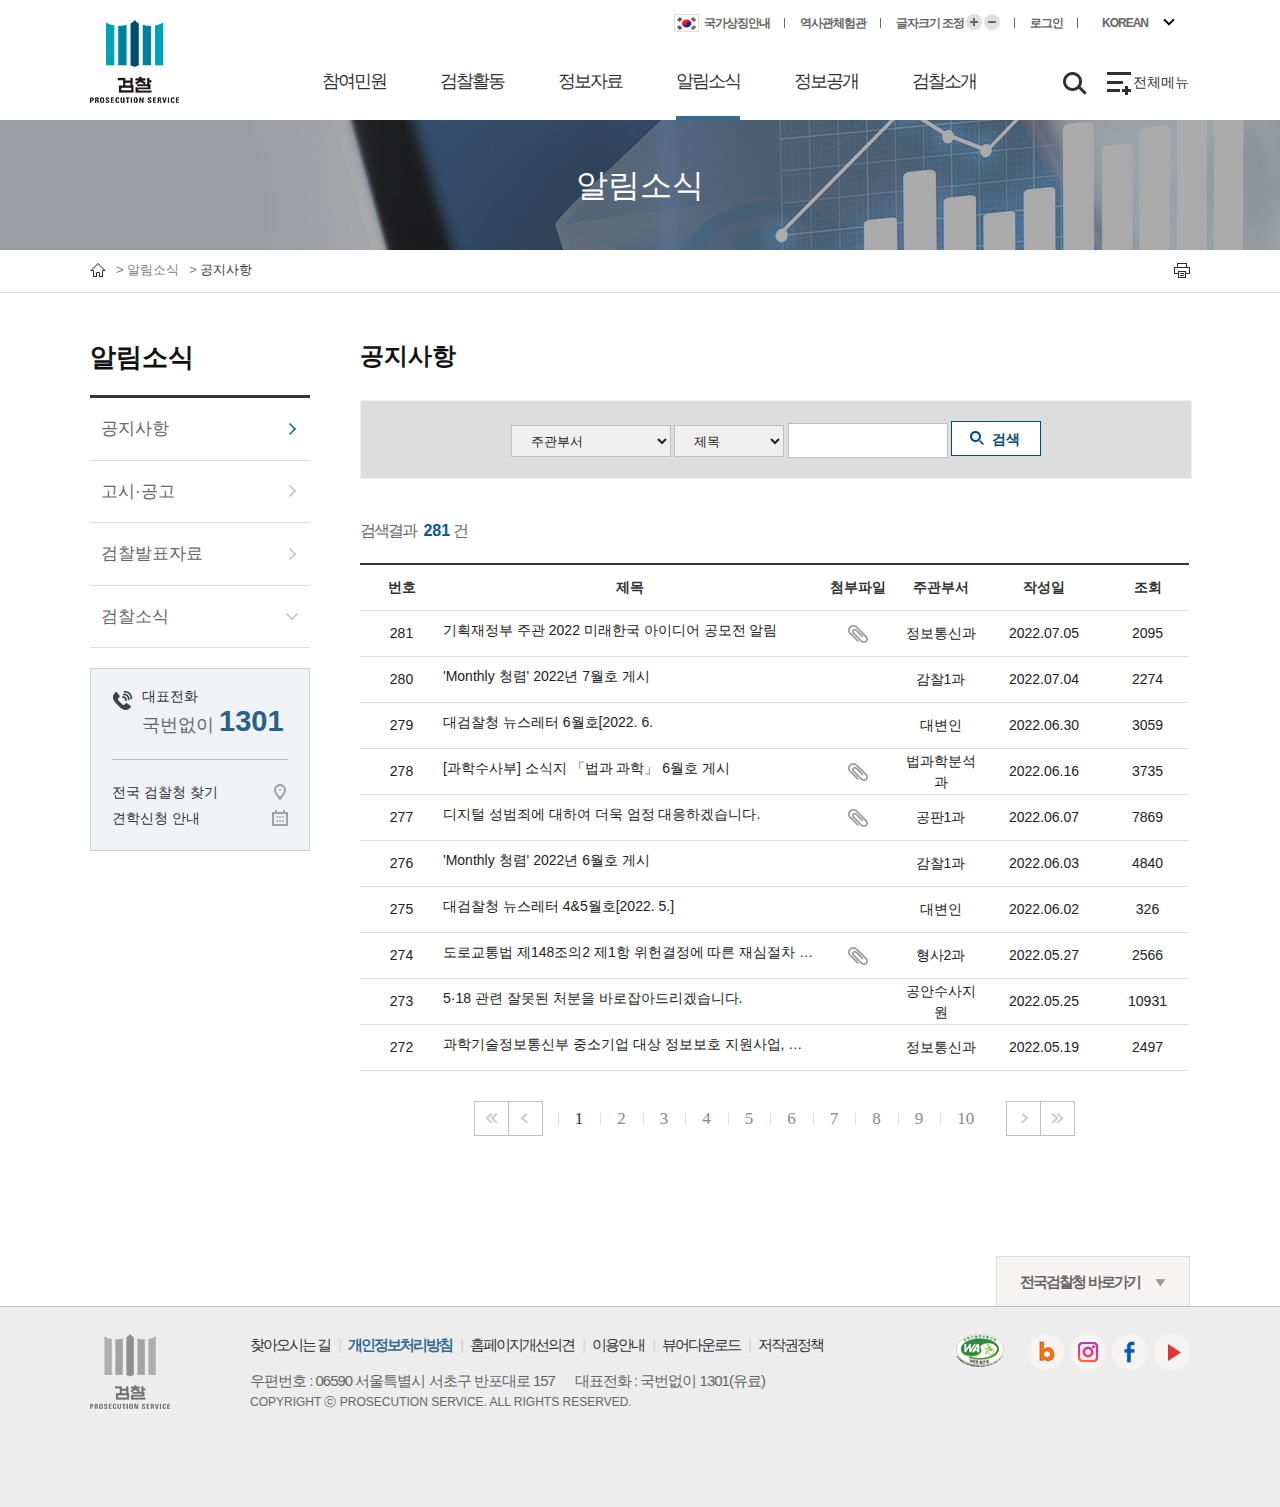
<file: spo/sub4.html>
<!DOCTYPE html>
<html lang="en">
<head>
    <meta charset="UTF-8">
    <meta http-equiv="X-UA-Compatible" content="IE=edge">
    <meta name="viewport" content="width=device-width, initial-scale=1.0">
	<meta name='Subject' content='대검찰청 클론코딩'>  
    <meta name='Keywords' content='"검찰", "대검찰청","검찰청","검사"'>
    <meta name='Author' content='정은선'>
    <meta name='Description' content='대검찰청 클론코딩입니다.'>
    <title>대검찰청 정보공개>정보공개안내</title>
    <link rel="stylesheet" href="./css/reset.css">
    <link rel="stylesheet" href="./css/style5.css">
    <link rel="stylesheet" href="./css/container.css">

	<script src="https://code.jquery.com/jquery-2.2.4.min.js"></script>    
    <script src="./js/script2.js" defer></script>
	<!--[if (lte IE 9)]>
		<script src='js/lib/IE9.js'></script>
	<![endif]-->

	<!--[if (lte IE 8)]>
		<script src='js/lib/html5shiv.min.js'></script>
		<link rel='stylesheet' href='#'>
	<![endif]-->

	<!--[if (lte IE 7)]>
		<link rel='stylesheet' href='#'>
	<![endif]-->    
</head>
<body>
    <ul id="skip">
		<li><a href="#header">헤더 바로가기</a></li>
		<li><a href="#main-menu">메인메뉴 바로가기</a></li>
		<li><a href="#section">내용 바로가기</a></li>
		<li><a href="#footer">하단 바로가기</a></li>
	</ul>
    <div id="wrap">
        <div id="header">
            <div class="container">
                <h1><a href="index.html" title="대검찰청 로고"><img src="./img/logo.png" alt="대검찰청 로고"></a></h1>
                <div class="top-menu">
                    <div class="weather">
                        <div class="current-weather"></div>
                        <div class="current-temp"></div>
                    </div>
                    <ul>
                        <li><a class="nation" href="#" title="국가상징안내"><span></span>국가상징안내</a></li>
                        <li><a href="#" title="역사관체험관">역사관체험관</a></li>
                        <li>
                            <a>글자크기 조정</a>
                            <a href="javascript:" class="zoomin" title="글자크기 키우기"></a>
                            <a href="javascript:" class="zoomout" title="글자크기 줄이기"></a>
                        </li>  
                        <li><a href="login.html" title="로그인">로그인</a></li>         
                        <li class="lang">
                            <span>
                                <a class="now" href="#" title="KOREAN">KOREAN</a>
                                <a href="#" title="ENGLISH">ENGLISH</a>
                                <a href="#" title="CHINESE">CHINESE</a>
                                <a href="#" title="JAPANESE">JAPANESE</a>
                            </span>
                        </li>
                    </ul>
                </div>  
            </div>
            <div class="btn-top">
                <div class="btn-right">
                    <div class="btn-search open"><a href="#" title="검색창열기">검색창열기</a></div>
                    <div class="btn-search close"><a href="#" title="검색창열닫기">검색창닫기</a></div>
                    <div class="btn-allmenu"><a href="#" title="전체메뉴가기">전체메뉴</a></div>
                </div>
                <form>
                    <div class="sch-wrap">
                        <div class="sch-inner">
                            <label for="schw">키워드 검색</label>
                            <div>
                                <input id="schw" name="sch_word" type="text" placeholder="검색어를 입력하세요.">
                                <button class="btn-search"></button>
                            </div>
                        </div>
                    </div>
                </form>
                <div class="allmenu-bg"></div>
                <div class="allmenu-wrap ">
                    <div class="allmenu-cont">
                        <div class="allmenu-top">
                            <h1><a href="#" title="대검찰청 로고"><img src="./img/bg_allmenutit.png" alt="대검찰청 로고"></a></h1>
                            <button class="close" type="button"></button>
                        </div>
                        <div class="menu-wrap">
                            <ul>
                                <li>
                                    <div class="m-list">
                                        <div class="menu-box">
                                            <span>참여민원</span>
                                            <div class="scroll">
                                                <ul class="tpad">
                                                    <li><a href="sub1.html" title="민원안내">민원안내</a>
                                                        <ul>
                                                            <li><a href="sub1.html" title="민원사무 안내">민원사무 안내</a></li>
                                                            <li><a href="#" title="민원서식 내려받기">민원서식 내려받기</a></li>
                                                            <li><a href="#" title="사건처리절차 안내">사건처리절차 안내</a></li>
                                                            <li><a href="#" title="민원서비스헌장">민원서비스헌장</a></li>
                                                            <li><a href="#" title="민원안내전화">민원안내전화</a></li>
                                                            <li><a href="#" title="적극행정제도 소개">적극행정제도 소개</a></li>
                                                            <li><a href="#" title="적극행정 소식란">적극행정 소식란</a></li>
                                                        </ul>
                                                    </li>
                                                    <li><a href="#" title="일반민원">일반민원</a>
                                                        <ul>
                                                            <li><a href="#" title="이용안내">이용안내</a></li>
                                                            <li><a href="#" title="민원신청/확인">민원신청/확인</a></li>
                                                            <li><a href="#" title="110정부민원안내콜센터">110정부민원안내콜센터</a></li>
                                                            <li><a href="#" title="공개민원 열람하기">공개민원 열람하기</a></li>
                                                        </ul>
                                                    </li>
                                                    <li><a href="#" title="제증명민원" class="nw">제증명민원</a>
                                                    </li>
                                                    <li><a href="#" title="벌과금/사건검색">벌과금/사건검색</a>
                                                        <ul>
                                                            <li><a href="#" title="사건진행상황조회" class="nw">사건진행상황조회</a></li>
                                                            <li><a href="#" title="벌과금납부조회" class="nw">벌과금납부조회</a></li>
                                                            <li><a href="#" title="재판서 및 통지서 조회" class="nw">재판서 및 통지서 조회</a></li>
                                                            <li><a href="#" title="가납금환급조회" class="nw">가납금환급조회</a></li>
                                                        </ul>
                                                    </li>
                                                    <li><a href="#" title="자주묻는질문">자주묻는질문</a>
                                                    </li>
                                                    <li><a href="#" title="자유발언대">자유발언대</a>
                                                    </li>
                                                    <li><a href="#" title="감동직원추천">감동직원추천</a>
                                                        <ul>
                                                            <li><a href="#" title="국민감동직원추천">국민감동직원추천</a></li>
                                                            <li><a href="#" title="추천서 작성하기">추천서 작성하기</a></li>
                                                            <li><a href="#" title="내의견 보기">내의견 보기</a></li>
                                                        </ul>
                                                    </li>
                                                </ul>
                                            </div>
                                        </div>
                                    </div>
                                </li>
                                <li>
                                    <div class="m-list">
                                        <div  class="menu-box">
                                            <span>검찰활동</span>
                                            <div class="scroll">
                                                <ul>
                                                    <li><a href="sub2.html" title="주요수사활동">주요수사활동</a>
                                                        <ul>
                                                            <li><a href="sub2.html" title="부정부패수사">부정부패수사</a></li>
                                                            <li><a href="#" title="회계분석ㆍ자금추적 수사지원">회계분석ㆍ자금추적 수사지원</a></li>
                                                            <li><a href="#" title="기술유출범죄수사">기술유출범죄수사</a></li>
                                                            <li><a href="#" title="범죄수익환수수사">범죄수익환수수사</a></li>
                                                            <li><a href="#" title="마약·조직폭력범죄수사">마약·조직폭력범죄수사</a></li>
                                                            <li><a href="#" title="지식재산권침해범죄수사">지식재산권침해범죄수사</a></li>
                                                            <li><a href="#" title="과학수사">과학수사</a></li>
                                                        </ul>
                                                    </li>
                                                    <li><a href="#" title="공판·형집행">공판·형집행</a>
                                                        <ul>
                                                            <li><a href="#" title="공판활동">공판활동</a></li>
                                                            <li><a href="#" title="형의 집행">형의 집행</a></li>
                                                        </ul>
                                                    </li>
                                                    <li><a href="#" title="지원활동">지원활동</a>
                                                        <ul>
                                                            <li><a href="#" title="소년선도보호">소년선도보호</a></li>
                                                            <li><a href="#" title="피해자인권">피해자인권</a></li>
                                                            <li><a href="#" title="사회공헌">사회공헌</a></li>
                                                        </ul>
                                                    </li>
                                                    <li><a href="#" title="국제협력">국제협력</a>
                                                        <ul>
                                                            <li><a href="#" title="검찰의 국제공조">검찰의 국제공조</a></li>
                                                            <li><a href="#" title="국제협력 네트워크">국제협력 네트워크</a></li>
                                                        </ul>
                                                    </li>
                                                </ul>
                                            </div>
                                        </div>
                                    </div>
                                </li>
                                <li>
                                    <div class="m-list">
                                        <div class="menu-box">
                                            <span>정보자료</span>
                                            <div class="scroll">
                                                <ul>
                                                    <li><a href="sub3.html" title="통계자료">통계자료</a>
                                                        <ul>
                                                            <li><a href="sub3.html" title="범죄분석">범죄분석</a></li>
                                                            <li><a href="#" title="범죄동향리포트">범죄동향리포트</a></li>
                                                            <li><a href="#" title="형사사건동향">형사사건동향</a></li>
                                                        </ul>
                                                    </li>
                                                    <li><a href="#" title="연구자료">연구자료</a>
                                                        <ul>
                                                            <li><a href="#" title="검찰관련 연구자료">검찰관련 연구자료</a></li>
                                                            <li><a href="#" title="해외연수검사 연구논문" class="nw">해외연수검사 연구논문</a></li>
                                                            <li><a href="#" title="검찰연감">검찰연감</a></li>
                                                        </ul>
                                                    </li>
                                                    <li><a href="#" title="나라지표상황판">나라지표상황판</a></li>
                                                    <li><a href="#" title="훈령/예규">훈령/예규</a></li>
                                                </ul>
                                            </div>
                                        </div>
                                    </div>    
                                </li>
                                <li>
                                    <div class="m-list">
                                        <div class="menu-box">
                                            <span>알림소식</span>
                                            <div class="scroll">
                                                <ul>
                                                    <li><a href="sub4.html" title="공지사항">공지사항</a></li>
                                                    <li><a href="#" title="고시·공고">고시·공고</a></li>
                                                    <li><a href="#" title="검찰발표자료">검찰발표자료</a></li>
                                                    <li><a href="#" title="검찰소식">검찰소식</a>
                                                        <ul>
                                                            <li><a href="#" title="생생포토">생생포토</a></li>
                                                            <li><a href="#" title="생생영상" class="nw">생생영상</a></li>
                                                            <li><a href="#" title="뉴스레터">뉴스레터</a></li>
                                                        </ul>
                                                    </li>
                                                </ul>
                                            </div>
                                        </div>
                                    </div>   
                                </li>
                                <li>
                                    <div class="m-list">
                                        <div class="menu-box">
                                            <span>정보공개</span>
                                            <div class="scroll">
                                                <ul>
                                                    <li><a href="sub5.html" title="정보공개안내">정보공개안내</a>
                                                        <ul>
                                                            <li><a href="#" title="정보공개제도란">정보공개제도란</a></li>
                                                            <li><a href="#" title="업무처리절차">업무처리절차</a></li>
                                                            <li><a href="#" title="공개청구권자">공개청구권자</a></li>
                                                            <li><a href="#" title="비공개 대상 정보 세부 기준">비공개 대상 정보 세부 기준</a></li>
                                                            <li><a href="#" title="정보공개방법">정보공개방법</a></li>
                                                            <li><a href="#" title="불복구제절차">불복구제절차</a></li>
                                                            <li><a href="#" title="수수료안내">수수료안내</a></li>
                                                            <li><a href="#" title="관련서식">관련서식</a></li>
                                                        </ul>
                                                    </li>
                                                    <li><a href="#" title="사전정보공표">사전정보공표</a>
                                                        <ul>
                                                            <li><a href="#" title="사전정보공표 대상">사전정보공표 대상</a></li>
                                                        </ul>
                                                    </li>
                                                    <li><a href="#" title="정보목록">정보목록</a>
                                                        <ul>
                                                            <li><a href="#" title="정보목록" class="nw">정보목록</a></li>
                                                            <li><a href="#" title="2014.3. 이전 검찰청 정보목록">2014.3. 이전 검찰청 정보목록</a></li>
                                                        </ul>
                                                    </li>
                                                    <li><a href="#" title="정보공개청구">정보공개청구</a></li>
                                                    <li><a href="#" title="공공데이터개방">공공데이터개방</a></li>
                                                    <li><a href="#" title="정책실명제">정책실명제</a></li>
                                                </ul>
                                            </div>
                                        </div>
                                    </div>   
                                </li>
                                <li>
                                    <div class="m-list">
                                        <div class="menu-box">
                                            <span>검찰소개</span>
                                            <div class="scroll">
                                                <ul>
                                                    <li><a href="sub6.html" title="검찰구성">검찰구성</a>
                                                        <ul>
                                                            <li><a href="sub6.html" title="검찰이란?">검찰이란?</a></li>
                                                            <li><a href="#" title="검찰구성원">검찰구성원</a></li>
                                                            <li><a href="#" title="검사의 역할">검사의 역할</a></li>
                                                        </ul>
                                                    </li>
                                                    <li><a href="#" class="조직 및 업무">조직 및 업무</a>
                                                        <ul>
                                                            <li><a href="#" title="부서별연락처">부서별연락처</a></li>
                                                            <li><a href="#" title="검찰조직구조">검찰조직구조</a></li>
                                                            <li><a href="#" title="층별안내도">층별안내도</a></li>
                                                            <li><a href="#" title="대검찰청 배치표">대검찰청 배치표</a></li>
                                                        </ul>
                                                    </li>
                                                    <li><a href="#" title="검찰총장소개">검찰총장소개</a>
                                                        <ul>
                                                            <li><a href="#" title="검찰총장과의 대화">검찰총장과의 대화</a></li>
                                                            <li><a href="#" title="총장동정">총장동정</a></li>
                                                            <li><a href="#" title="발표연설">발표연설</a></li>
                                                            <li><a href="#" title="역대총장">역대총장</a></li>
                                                            <li><a href="#" title="주요일정">주요일정</a></li>
                                                        </ul>
                                                    </li>
                                                    <li><a href="#" title="검찰CI/CM">검찰CI/CM</a></li>
                                                    <li><a href="#" title="검찰역사관">검찰역사관</a>
                                                        <ul>
                                                            <li><a href="#" title="검찰제도의 변천">검찰제도의 변천</a></li>
                                                            <li><a href="#" title="복제의 변천">복제의 변천</a></li>
                                                            <li><a href="#" title="서식의 변천">서식의 변천</a></li>
                                                            <li><a href="#" title="사건과 이슈">사건과 이슈</a></li>
                                                        </ul>
                                                    </li>
                                                    <li><a href="#" title="대검찰청견학">대검찰청견학</a>
                                                        <ul>
                                                            <li><a href="#" title="견학안내">견학안내</a></li>
                                                            <li><a href="#" title="견학신청">견학신청</a></li>
                                                            <li><a href="#" title="">견학소감</a></li>
                                                            <li><a href="#" title="">견학소감</a></li>
                                                        </ul>
                                                    </li>
                                                    <li><a href="#" title="찾아오시는 길">찾아오시는 길</a></li>
                                                    <li><a href="#" title="전국검찰청찾기">전국검찰청찾기</a></li>
                                                    <li><a href="#" title="국가형사사법기록관">국가형사사법기록관</a>
                                                        <ul>
                                                            <li><a href="#" title="기록관 소개">기록관 소개</a></li>
                                                            <li><a href="#" title="견학안내 및 신청">견학안내 및 신청</a></li>
                                                        </ul>
                                                    </li>
                                                    <li><a href="#" title="1301검찰콜센터">1301검찰콜센터</a>
                                                        <ul>
                                                            <li><a href="#" title="콜센터 소개">콜센터 소개</a></li>
                                                            <li><a href="#" title="이용안내">이용안내</a></li>
                                                        </ul>
                                                    </li>
                                                </ul>
                                            </div>
                                        </div>
                                    </div>   
                                </li>
                                <li>
                                    <div class="m-list">
                                        <div class="menu-box">
                                            <span>이용안내</span>
                                            <div class="scroll">
                                                <ul>
                                                    <li><a href="#" title="이용안내">이용안내</a></li>
                                                    <li><a href="#" class="홈페이지개선의견">홈페이지개선의견</a></li>
                                                    <li><a href="#" title="개인정보처리방침">개인정보처리방침</a>
                                                        <ul>
                                                            <li><a href="#" title="개인정보처리방침">개인정보처리방침</a></li>
                                                            <li><a href="#" title="개정이력">개정이력</a></li>
                                                        </ul>
                                                    </li>
                                                    <li><a href="#" title="저작권정책">저작권정책</a></li>
                                                    <li><a href="#" title="글자크기조정안내">글자크기조정안내</a></li>
                                                    <li><a href="#" title="뷰어다운로드">뷰어다운로드</a></li>
                                                </ul>
                                            </div>
                                        </div>
                                    </div>   
                                </li>
                            </ul>
                        </div>
                    </div>
                </div>
            </div>
            <div class="main-menu">
                <ul>
                    <li><a href="sub1.html" title="참여민원">참여민원</a>
                        <div class="menu-list">
                            <div class="menu-box">
                                <span>참여민원</span>
                                <div class="scroll">
                                    <ul>
                                        <li><a href="sub1.html" title="민원안내">민원안내</a>
                                            <ul>
                                                <li><a href="sub1.html" title="민원사무 안내">민원사무 안내</a></li>
                                                <li><a href="#" title="민원서식 내려받기">민원서식 내려받기</a></li>
                                                <li><a href="#" title="사건처리절차 안내">사건처리절차 안내</a></li>
                                                <li><a href="#" title="민원서비스헌장">민원서비스헌장</a></li>
                                                <li><a href="#" title="민원안내전화">민원안내전화</a></li>
                                                <li><a href="#" title="적극행정제도 소개">적극행정제도 소개</a></li>
                                                <li><a href="#" title="적극행정 소식란">적극행정 소식란</a></li>
                                            </ul>
                                        </li>
                                        <li><a href="#" title="일반민원">일반민원</a>
                                            <ul>
                                                <li><a href="#" title="이용안내">이용안내</a></li>
                                                <li><a href="#" title="민원신청/확인">민원신청/확인</a></li>
                                                <li><a href="#" title="110정부민원안내콜센터">110정부민원안내콜센터</a></li>
                                                <li><a href="#" title="공개민원 열람하기">공개민원 열람하기</a></li>
                                            </ul>
                                        </li>
                                        <li><a href="#" title="제증명민원" class="nw">제증명민원</a>
                                        </li>
                                        <li><a href="#" title="벌과금/사건검색">벌과금/사건검색</a>
                                            <ul>
                                                <li><a href="#" title="사건진행상황조회" class="nw">사건진행상황조회</a></li>
                                                <li><a href="#" title="벌과금납부조회" class="nw">벌과금납부조회</a></li>
                                                <li><a href="#" title="재판서 및 통지서 조회" class="nw">재판서 및 통지서 조회</a></li>
                                                <li><a href="#" title="가납금환급조회" class="nw">가납금환급조회</a></li>
                                            </ul>
                                        </li>
                                        <li><a href="#" title="자주묻는질문">자주묻는질문</a>
                                        </li>
                                        <li><a href="#" title="자유발언대">자유발언대</a>
                                        </li>
                                        <li><a href="#" title="감동직원추천">감동직원추천</a>
                                            <ul>
                                                <li><a href="#" title="국민감동직원추천">국민감동직원추천</a></li>
                                                <li><a href="#" title="추천서 작성하기">추천서 작성하기</a></li>
                                                <li><a href="#" title="내의견 보기">내의견 보기</a></li>
                                            </ul>
                                        </li>
                                    </ul>
                                </div>
                            </div>
                        </div>
                    </li>
                    <li><a href="sub2.html" title="검찰활동">검찰활동</a>
                        <div class="menu-list">
                            <div  class="menu-box">
                                <span>검찰활동</span>
                                <div class="scroll">
                                    <ul>
                                        <li><a href="sub2.html" title="주요수사활동">주요수사활동</a>
                                            <ul>
                                                <li><a href="sub2.html" title="부정부패수사">부정부패수사</a></li>
                                                <li><a href="#" title="회계분석ㆍ자금추적 수사지원">회계분석ㆍ자금추적 수사지원</a></li>
                                                <li><a href="#" title="기술유출범죄수사">기술유출범죄수사</a></li>
                                                <li><a href="#" title="범죄수익환수수사">범죄수익환수수사</a></li>
                                                <li><a href="#" title="마약·조직폭력범죄수사">마약·조직폭력범죄수사</a></li>
                                                <li><a href="#" title="지식재산권침해범죄수사">지식재산권침해범죄수사</a></li>
                                                <li><a href="#" title="과학수사">과학수사</a></li>
                                            </ul>
                                        </li>
                                        <li><a href="#" title="공판·형집행">공판·형집행</a>
                                            <ul>
                                                <li><a href="#" title="공판활동">공판활동</a></li>
                                                <li><a href="#" title="형의 집행">형의 집행</a></li>
                                            </ul>
                                        </li>
                                        <li><a href="#" title="지원활동">지원활동</a>
                                            <ul>
                                                <li><a href="#" title="소년선도보호">소년선도보호</a></li>
                                                <li><a href="#" title="피해자인권">피해자인권</a></li>
                                                <li><a href="#" title="사회공헌">사회공헌</a></li>
                                            </ul>
                                        </li>
                                        <li><a href="#" title="국제협력">국제협력</a>
                                            <ul>
                                                <li><a href="#" title="검찰의 국제공조">검찰의 국제공조</a></li>
                                                <li><a href="#" title="국제협력 네트워크">국제협력 네트워크</a></li>
                                            </ul>
                                        </li>
                                    </ul>
                                </div>
                            </div>
                        </div>
                    </li>
                    <li><a href="sub3.html" title="정보자료">정보자료</a>
                        <div class="menu-list">
                            <div class="menu-box">
                                <span>정보자료</span>
                                <div class="scroll">
                                    <ul>
                                        <li><a href="sub3.html" title="통계자료">통계자료</a>
                                            <ul>
                                                <li><a href="#" title="범죄분석">범죄분석</a></li>
                                                <li><a href="#" title="범죄동향리포트">범죄동향리포트</a></li>
                                                <li><a href="#" title="형사사건동향">형사사건동향</a></li>
                                            </ul>
                                        </li>
                                        <li><a href="#" title="연구자료">연구자료</a>
                                            <ul>
                                                <li><a href="#" title="검찰관련 연구자료">검찰관련 연구자료</a></li>
                                                <li><a href="#" title="해외연수검사 연구논문" class="nw">해외연수검사 연구논문</a></li>
                                                <li><a href="#" title="검찰연감">검찰연감</a></li>
                                            </ul>
                                        </li>
                                        <li><a href="#" title="나라지표상황판">나라지표상황판</a></li>
                                        <li><a href="#" title="훈령/예규">훈령/예규</a></li>
                                    </ul>
                                </div>
                            </div>
                        </div>    
                    </li>
                    <li><a class="active" href="sub4.html" title="">알림소식</a>
                        <div class="menu-list">
                            <div class="menu-box">
                                <span>알림소식</span>
                                <div class="scroll">
                                    <ul>
                                        <li><a href="sub4.html" title="공지사항">공지사항</a></li>
                                        <li><a href="#" title="고시·공고">고시·공고</a></li>
                                        <li><a href="#" title="검찰발표자료">검찰발표자료</a></li>
                                        <li><a href="#" title="검찰소식">검찰소식</a>
                                            <ul>
                                                <li><a href="#" title="생생포토">생생포토</a></li>
                                                <li><a href="#" title="생생영상" class="nw">생생영상</a></li>
                                                <li><a href="#" title="뉴스레터">뉴스레터</a></li>
                                            </ul>
                                        </li>
                                    </ul>
                                </div>
                            </div>
                        </div>   
                    </li>
                    <li><a href="sub5.html" title="정보공개">정보공개</a>
                        <div class="menu-list">
                            <div class="menu-box">
                                <span>정보공개</span>
                                <div class="scroll">
                                    <ul>
                                        <li><a href="sub5.html" title="정보공개안내">정보공개안내</a>
                                            <ul>
                                                <li><a href="sub5.html" title="정보공개제도란">정보공개제도란</a></li>
                                                <li><a href="#" title="업무처리절차">업무처리절차</a></li>
                                                <li><a href="#" title="공개청구권자">공개청구권자</a></li>
                                                <li><a href="#" title="비공개 대상 정보 세부 기준">비공개 대상 정보 세부 기준</a></li>
                                                <li><a href="#" title="정보공개방법">정보공개방법</a></li>
                                                <li><a href="#" title="불복구제절차">불복구제절차</a></li>
                                                <li><a href="#" title="수수료안내">수수료안내</a></li>
                                                <li><a href="#" title="관련서식">관련서식</a></li>
                                            </ul>
                                        </li>
                                        <li><a href="#" title="사전정보공표">사전정보공표</a>
                                            <ul>
                                                <li><a href="#" title="사전정보공표 대상">사전정보공표 대상</a></li>
                                            </ul>
                                        </li>
                                        <li><a href="#" title="정보목록">정보목록</a>
                                            <ul>
                                                <li><a href="#" title="정보목록" class="nw">정보목록</a></li>
                                                <li><a href="#" title="2014.3. 이전 검찰청 정보목록">2014.3. 이전 검찰청 정보목록</a></li>
                                            </ul>
                                        </li>
                                        <li><a href="#" title="정보공개청구">정보공개청구</a></li>
                                        <li><a href="#" title="공공데이터개방">공공데이터개방</a></li>
                                        <li><a href="#" title="정책실명제">정책실명제</a></li>
                                    </ul>
                                </div>
                            </div>
                        </div>   
                    </li>
                    <li><a href="sub6.html" title="검찰소개">검찰소개</a>
                        <div class="menu-list">
                            <div class="menu-box">
                                <span>검찰소개</span>
                                <div class="scroll">
                                    <ul>
                                        <li><a href="sub6.html" title="검찰구성">검찰구성</a>
                                            <ul>
                                                <li><a href="sub6.html" title="검찰이란?">검찰이란?</a></li>
                                                <li><a href="#" title="검찰구성원">검찰구성원</a></li>
                                                <li><a href="#" title="검사의 역할">검사의 역할</a></li>
                                            </ul>
                                        </li>
                                        <li><a href="#" class="조직 및 업무">조직 및 업무</a>
                                            <ul>
                                                <li><a href="#" title="부서별연락처">부서별연락처</a></li>
                                                <li><a href="#" title="검찰조직구조">검찰조직구조</a></li>
                                                <li><a href="#" title="층별안내도">층별안내도</a></li>
                                                <li><a href="#" title="대검찰청 배치표">대검찰청 배치표</a></li>
                                            </ul>
                                        </li>
                                        <li><a href="#" title="검찰총장소개">검찰총장소개</a>
                                            <ul>
                                                <li><a href="#" title="검찰총장과의 대화">검찰총장과의 대화</a></li>
                                                <li><a href="#" title="총장동정">총장동정</a></li>
                                                <li><a href="#" title="발표연설">발표연설</a></li>
                                                <li><a href="#" title="역대총장">역대총장</a></li>
                                                <li><a href="#" title="주요일정">주요일정</a></li>
                                            </ul>
                                        </li>
                                        <li><a href="#" title="검찰CI/CM">검찰CI/CM</a></li>
                                        <li><a href="#" title="검찰역사관">검찰역사관</a>
                                            <ul>
                                                <li><a href="#" title="검찰제도의 변천">검찰제도의 변천</a></li>
                                                <li><a href="#" title="복제의 변천">복제의 변천</a></li>
                                                <li><a href="#" title="서식의 변천">서식의 변천</a></li>
                                                <li><a href="#" title="사건과 이슈">사건과 이슈</a></li>
                                            </ul>
                                        </li>
                                        <li><a href="#" title="대검찰청견학">대검찰청견학</a>
                                            <ul>
                                                <li><a href="#" title="견학안내">견학안내</a></li>
                                                <li><a href="#" title="견학신청">견학신청</a></li>
                                                <li><a href="#" title="">견학소감</a></li>
                                                <li><a href="#" title="">견학소감</a></li>
                                            </ul>
                                        </li>
                                        <li><a href="#" title="찾아오시는 길">찾아오시는 길</a></li>
                                        <li><a href="#" title="전국검찰청찾기">전국검찰청찾기</a></li>
                                        <li><a href="#" title="국가형사사법기록관">국가형사사법기록관</a>
                                            <ul>
                                                <li><a href="#" title="기록관 소개">기록관 소개</a></li>
                                                <li><a href="#" title="견학안내 및 신청">견학안내 및 신청</a></li>
                                            </ul>
                                        </li>
                                        <li><a href="#" title="1301검찰콜센터">1301검찰콜센터</a>
                                            <ul>
                                                <li><a href="#" title="콜센터 소개">콜센터 소개</a></li>
                                                <li><a href="#" title="이용안내">이용안내</a></li>
                                            </ul>
                                        </li>
                                    </ul>
                                </div>
                            </div>
                        </div>   
                    </li>
                </ul>
            </div>
        </div>
        <div id="top-wrap">
            <div class="top-visual">
                <p>알림소식</p>
                <div class="container">
                    <ul class="util">
                        <li><a class="home" href="index.html" title="홈으로 가기">홈</a></li>
                        <li><a href="sub4.html" title="알림소식">알림소식</a></li>
                        <li><a><span>공지사항</span></a></li>
                        <li class="print"><a href="#" title="인쇄하기">인쇄하기</a></li>
                    </ul>
                </div>
            </div>
        </div>
        <div id="section">
            <div class="container">
                <div class="aside">
                    <h2>알림소식</h2>
                    <ul class="inc">
                        <li class="dep2 on always"><a href="#" title="정보공개안내">공지사항</a></li>
                        <li class="dep2"><a href="#" title="고시·공고">고시·공고</a></li>
                        <li class="dep2"><a href="#" title="검찰발표자료">검찰발표자료</a></li>
                        <li class="dep2 sub"><a href="#" title="검찰소식">검찰소식</a>
                            <ul>
                                <li class="dep3"><a href="#" title="생생포토">생생포토</a></li>
                                <li class="dep3"><a class="nw" href="#" title="생생영상">생생영상</a></li>
                                <li class="dep3"><a href="#" title="뉴스레터">뉴스레터</a></li>
                            </ul>
                        </li>
                    </ul>
                    <div class="side-banner">
                        <div class="call">
                            <p><span>대표전화</span> 국번없이 <em>1301</em></p>
                        </div>
                        <div class="info">
                            <span class="sch"><a href="#" title="전국 검찰청 찾기">전국 검찰청 찾기</a></span>
                            <span class="visit"><a href="#" title="견학신청 안내">견학신청 안내</a></span>
                        </div>
                    </div>
                </div>
                <div class="content">
                    <h3>공지사항</h3>
                    <div class="search-box">
                        <div class="search-list">
                            <select name="searchList" id="sch-list" class="sch-list">
                                <option value="주관부서">주관부서</option>
                                <option value="감찰1과">감찰1과</option>
                                <option value="감찰2과">감찰2과</option>
                                <option value="감찰3과">감찰3과</option>
                                <option value="공안수사지원과">공안수사지원과</option>
                                <option value="공판1과">공판1과</option>
                                <option value="공판2과">공판2과</option>
                                <option value="국제협력담당관">국제협력담당관</option>
                                <option value="노동수사지원과">노동수사지원과</option>
                                <option value="대변인">대변인</option>
                                <option value="디엔에이화학분석과">디엔에이화학분석과</option>
                                <option value="디지털수사과">디지털수사과</option>
                                <option value="마약·조직범죄과">마약·조직범죄과</option>
                                <option value="범죄수익환수과">범죄수익환수과</option>
                                <option value="법과학분석과">법과학분석과</option>
                                <option value="복지후생과">복지후생과</option>
                                <option value="비상계획담당관">비상계획담당관</option>
                                <option value="사이버수사과">사이버수사과</option>
                                <option value="선거수사지원과">선거수사지원과</option>
                                <option value="수사지휘·지원과">수사지휘·지원과</option>
                                <option value="양성평등정책담당관">양성평등정책담당관</option>
                                <option value="운영지원과">운영지원과</option>
                                <option value="인권감독담당관">인권감독담당관</option>
                                <option value="인권기획담당관">인권기획담당관</option>
                                <option value="인권정책관">인권정책관</option>
                                <option value="정보관리담당관">정보관리담당관</option>
                                <option value="정보통신과">정보통신과</option>
                                <option value="정책기획과">정책기획과</option>
                                <option value="집행과">집행과</option>
                                <option value="형사1과">형사1과</option>
                                <option value="형사2과">형사2과</option>
                                <option value="형사3과">형사3과</option>
                                <option value="형사4과">형사4과</option>
                                <option value="형사정책담당관">형사정책담당관</option>
                            </select>
                        </div>
                        <div class="select-style">
                            <select name="selectStyle" id="slt-style" class="slt-style">
                                <option value="제목">제목</option>
                                <option value="내용">내용</option>
                            </select>
                        </div>
                        <div class="sch-but">
                            <input id="sch-keyword" class="sch-keyword" name="searchKeyWord" type="text" title="검색어를 입력하세요.">
                            <a class="btn-sch" href="#">검색</a>
                        </div>
                    </div>
                    <div class="brd-top">
                        <span>검색결과 <em>281</em> 건</span>
                    </div>
                    <div class="brd-list">
                        <table class="brd-table">
                            <caption class="ir_so"><span>공지사항</span></caption>
                            <tbody>                           
                                <tr>
                                    <th scope="col">번호</th>
                                    <th scope="col">제목</th>
                                    <th scope="col">첨부파일</th>
                                    <th scope="col">주관부서</th>
                                    <th scope="col">작성일</th>
                                    <th scope="col">조회</th>
                                </tr>
                                <tr>
                                    <th scope="row">281</th>
                                    <td class="title"><a href="#">기획재정부 주관 2022 미래한국 아이디어 공모전 알림</a></td>
                                    <td><span class="file"></span></td>
                                    <td>정보통신과</td>
                                    <td>2022.07.05</td>
                                    <td>2095</td>
                                </tr>
                                <tr>
                                    <th scope="row">280</th>
                                    <td class="title"><a href="#">'Monthly 청렴' 2022년 7월호 게시</a></td>
                                    <td><span></span></td>
                                    <td>감찰1과</td>
                                    <td>2022.07.04</td>
                                    <td>2274</td>
                                </tr>
                                <tr>
                                    <th scope="row">279</th>
                                    <td class="title"><a href="#">대검찰청 뉴스레터 6월호[2022. 6.</a></td>
                                    <td><span></span></td>
                                    <td>대변인</td>
                                    <td>2022.06.30</td>
                                    <td>3059</td>
                                </tr>
                                <tr>
                                    <th scope="row">278</th>
                                    <td class="title"><a href="#">[과학수사부] 소식지 「법과 과학」 6월호 게시</a></td>
                                    <td><span class="file"></span></td>
                                    <td>법과학분석과</td>
                                    <td>2022.06.16</td>
                                    <td>3735</td>
                                </tr>
                                <tr>
                                    <th scope="row">277</th>
                                    <td class="title"><a href="#">디지털 성범죄에 대하여 더욱 엄정 대응하겠습니다.</a></td>
                                    <td><span class="file"></span></td>
                                    <td>공판1과</td>
                                    <td>2022.06.07</td>
                                    <td>7869</td>
                                </tr>
                                <tr>
                                    <th scope="row">276</th>
                                    <td class="title"><a href="#">'Monthly 청렴' 2022년 6월호 게시</a></td>
                                    <td><span></span></td>
                                    <td>감찰1과</td>
                                    <td>2022.06.03</td>
                                    <td>4840</td>
                                </tr>
                                <tr>
                                    <th scope="row">275</th>
                                    <td class="title"><a href="#">대검찰청 뉴스레터 4&5월호[2022. 5.]</a></td>
                                    <td><span></span></td>
                                    <td>대변인</td>
                                    <td>2022.06.02</td>
                                    <td>326</td>
                                </tr>
                                <tr>
                                    <th scope="row">274</th>
                                    <td class="title"><a href="#">도로교통법 제148조의2 제1항 위헌결정에 따른 재심절차 안내</a></td>
                                    <td><span class="file"></span></td>
                                    <td>형사2과</td>
                                    <td>2022.05.27</td>
                                    <td>2566</td>
                                </tr>
                                <tr>
                                    <th scope="row">273</th>
                                    <td class="title"><a href="#">5·18 관련 잘못된 처분을 바로잡아드리겠습니다.</a></td>
                                    <td><span></span></td>
                                    <td>공안수사지원</td>
                                    <td>2022.05.25</td>
                                    <td>10931</td>
                                </tr>
                                <tr>
                                    <th scope="row">272</th>
                                    <td class="title"><a href="#">과학기술정보통신부 중소기업 대상 정보보호 지원사업, 데이터 금고 지원사업 안내</a></td>
                                    <td><span></span></td>
                                    <td>정보통신과</td>
                                    <td>2022.05.19</td>
                                    <td>2497</td>
                                </tr>
                            </tbody>
                        </table>
                        <div class="pager">
                            <button class="first-prev"></button>
                            <button class="prev"></button>
                            <ul class="page-num">
                                <li><a href="#" class="on">1</a></li>
                                <li><a href="#">2</a></li>
                                <li><a href="#">3</a></li>
                                <li><a href="#">4</a></li>
                                <li><a href="#">5</a></li>
                                <li><a href="#">6</a></li>
                                <li><a href="#">7</a></li>
                                <li><a href="#">8</a></li>
                                <li><a href="#">9</a></li>
                                <li><a href="#">10</a></li>
                            </ul>
                            <button class="next"></button>
                            <button class="last-next"></button>
                        </div>
                    </div>
                </div>
            </div>
        </div>
        <div id="siteWrap">
            <div class="container">
                <div class="site-list">
                    <a title="전국검찰청 바로가기">전국검찰청 바로가기<span></span></a>
                    <div class="pop-box">
                        <ul>
                            <li><a href="#" title="대검찰청" class="solo">대검찰청</a></li>
                            <li>
                                <a href="#" title="서울고등검찰청">서울고등검찰청</a>
                                <div>
                                    <ul class="seoul">
                                        <li class="site-main"><a href="#" title="서울중앙지방검찰청">서울중앙지방검찰청</a></li>
                                        <li class="site-main"><a href="#" title="서울동부지방검찰청">서울동부지방검찰청</a></li>
                                        <li class="site-main"><a href="#" title="서울남부지방검찰청">서울남부지방검찰청</a></li>
                                        <li class="site-main"><a href="#" title="서울북부지방검찰청">서울북부지방검찰청</a></li>
                                        <li class="site-main"><a href="#" title="서울서부지방검찰청">서울서부지방검찰청</a></li>
                                    </ul>
                                </div>
                                <div>
                                    <a href="#" title="의정부지방검찰청">의정부지방검찰청</a>
                                    <ul>
                                        <li><a href="#" title="고양지청">고양지청</a></li>
                                        <li><a href="#" title="남양주지청">남양주지청</a></li>
                                    </ul>
                                </div>
                                <div>
                                    <a href="#" title="인천지방검찰청">인천지방검찰청</a>
                                    <ul>
                                        <li><a href="#" title="부천지청">부천지청</a></li>
                                    </ul>
                                </div>
                                <div>
                                    <a href="#" title="춘천지방검찰청">춘천지방검찰청</a>
                                    <ul>
                                        <li><a href="#" title="강릉지청">강릉지청</a></li>
                                        <li><a href="#" title="원주지청">원주지청</a></li>
                                        <li><a href="#" title="속초지청">속초지청</a></li>
                                        <li><a href="#" title="영월지청">영월지청</a></li>
                                    </ul>
                                </div>
                            </li>
                            <li><a href="#" title="수원고등검찰청">수원고등검찰청</a>
                                <div>
                                    <a href="#" title="수원지방검찰청">수원지방검찰청</a>
                                    <ul>
                                        <li><a href="#" title="성남지청">성남지청</a></li>
                                        <li><a href="#" title="여주지청">여주지청</a></li>
                                        <li><a href="#" title="평택지청">평택지청</a></li>
                                        <li><a href="#" title="안산지청">안산지청</a></li>
                                    </ul>
                                </div>
                            </li>
                            <li><a href="#" title="대전고등검찰청">대전고등검찰청</a>
                                <div>
                                    <a href="#" title="대전지방검찰청">대전지방검찰청</a>
                                    <ul>
                                        <li><a href="#" title="홍성지청">홍성지청</a></li>
                                        <li><a href="#" title="공주지청">공주지청</a></li>
                                        <li><a href="#" title="논산지청">논산지청</a></li>
                                        <li><a href="#" title="서산지청">서산지청</a></li>
                                    </ul>
                                </div>
                                <div>
                                    <a href="#" title="청주지방검찰청">청주지방검찰청</a>
                                    <ul>
                                        <li><a href="#" title="충주지청">충주지청</a></li>
                                        <li><a href="#" title="제천지청">제천지청</a></li>
                                        <li><a href="#" title="영동지청">영동지청</a></li>
                                    </ul>
                                </div>
                            </li>
                            <li><a href="#" title="대구고등검찰청">대구고등검찰청</a>
                                <div>
                                    <a href="#" title="대구지방검찰청">대구지방검찰청</a>
                                    <ul>
                                        <li><a href="#" title="서부지청">서부지청</a></li>
                                        <li><a href="#" title="안동지청">안동지청</a></li>
                                        <li><a href="#" title="경주지청">경주지청</a></li>
                                        <li><a href="#" title="포항지청">포항지청</a></li>
                                        <li><a href="#" title="의성지청">의성지청</a></li>
                                        <li><a href="#" title="영덕지청">영덕지청</a></li>
                                    </ul>
                                </div>
                            </li>
                            <li><a href="#" title="부산고등검찰청">부산고등검찰청</a>
                                <div>
                                    <a href="#" title="부산지방검찰청">부산지방검찰청</a>
                                    <ul>
                                        <li><a href="#" title="동부지청">동부지청</a></li>
                                        <li><a href="#" title="서부지청">서부지청</a></li>
                                    </ul>
                                </div>
                                <div>
                                    <a href="#" title="울산지방검찰청">울산지방검찰청</a>
                                </div>
                                <div>
                                    <a href="#" title="창원지방검찰청">창원지방검찰청</a>
                                    <ul>
                                        <li><a href="#" title="마산지청">마산지청</a></li>
                                        <li><a href="#" title="진주지청">진주지청</a></li>
                                        <li><a href="#" title="통영지청">통영지청</a></li>
                                        <li><a href="#" title="밀양지청">밀양지청</a></li>
                                    </ul>
                                </div>
                            </li>
                            <li><a href="#" title="광주고등검찰청">광주고등검찰청</a>
                                <div>
                                    <a href="#" title="광주지방검찰청">광주지방검찰청</a>
                                    <ul>
                                        <li><a href="#" title="목포지청">목포지청</a></li>
                                        <li><a href="#" title="장흥지청">장흥지청</a></li>
                                        <li><a href="#" title="순천지청">순천지청</a></li>
                                        <li><a href="#" title="해남지청">해남지청</a></li>
                                    </ul>
                                </div>
                                <div>
                                    <a href="#" title="전주지방검찰청">전주지방검찰청</a>
                                    <ul>
                                        <li><a href="#" title="군산지청">군산지청</a></li>
                                        <li><a href="#" title="정읍지청">정읍지청</a></li>
                                        <li><a href="#" title="남원지청">남원지청</a></li>
                                    </ul>
                                </div>
                                <div>
                                    <a href="#" title="제주지방검찰청">제주지방검찰청</a>
                                </div>
                            </li>
                        </ul>
                    </div>
                </div>
                
            </div>
        </div>
        <div id="footer">
            <div class="container">
                <h1><a href="index.html" title="대검찰청 logo">logo</a></h1>
                <div class="inner">
                    <div class="f-menu">
                        <ul>
                            <li><a href="#" title="찾아오시는 길">찾아오시는 길</a></li>
                            <li><a href="#" title="개인정보처리방침">개인정보처리방침</a></li>
                            <li><a href="#" title="홈페이지개선의견">홈페이지개선의견</a></li>
                            <li><a href="#" title="이용안내">이용안내</a></li>
                            <li><a href="#" title="뷰어다운로드">뷰어다운로드</a></li>
                            <li><a href="#" title="저작권정책">저작권정책</a></li>
                        </ul>
                    </div> 
                    <div class="adr">
                        <address>
                            <p>우편번호 : 06590 서울특별시 서초구 반포대로 157</p>
                            <p>대표전화 : 국번없이 1301(유료)</p>
                        </address>
                        <p>COPYRIGHT ⓒ PROSECUTION SERVICE. <span>ALL RIGHTS RESERVED.</span></p>
                    </div>
                </div>
                <div class="sns">
                    <ul>
                        <li><a class="web" href="http://www.wa.or.kr/board/list.asp?BoardID=0006" title="웹접근성인증마크">웹접근성인증마크</a></li>
                        <li><a class="blog" href="https://blog.naver.com/pro_to_u" title="네이버블로그">네이버블로그</a></li>
                        <li><a class="insta" href="https://www.instagram.com/pro_to_u/" title="대검찰성인스타그램">대검찰성인스타그램</a></li>
                        <li><a class="facebook" href="https://www.facebook.com/ProsecutionService" title="대검찰성페이스북">대검찰성페이스북</a></li>
                        <li><a class="ytb" href="https://www.youtube.com/user/spbstv" title="대검찰청유튜브">대검찰청유튜브</a></li>
                    </ul>
                </div>
            </div>
        </div>
    </div>
</body>
</html>
</file>
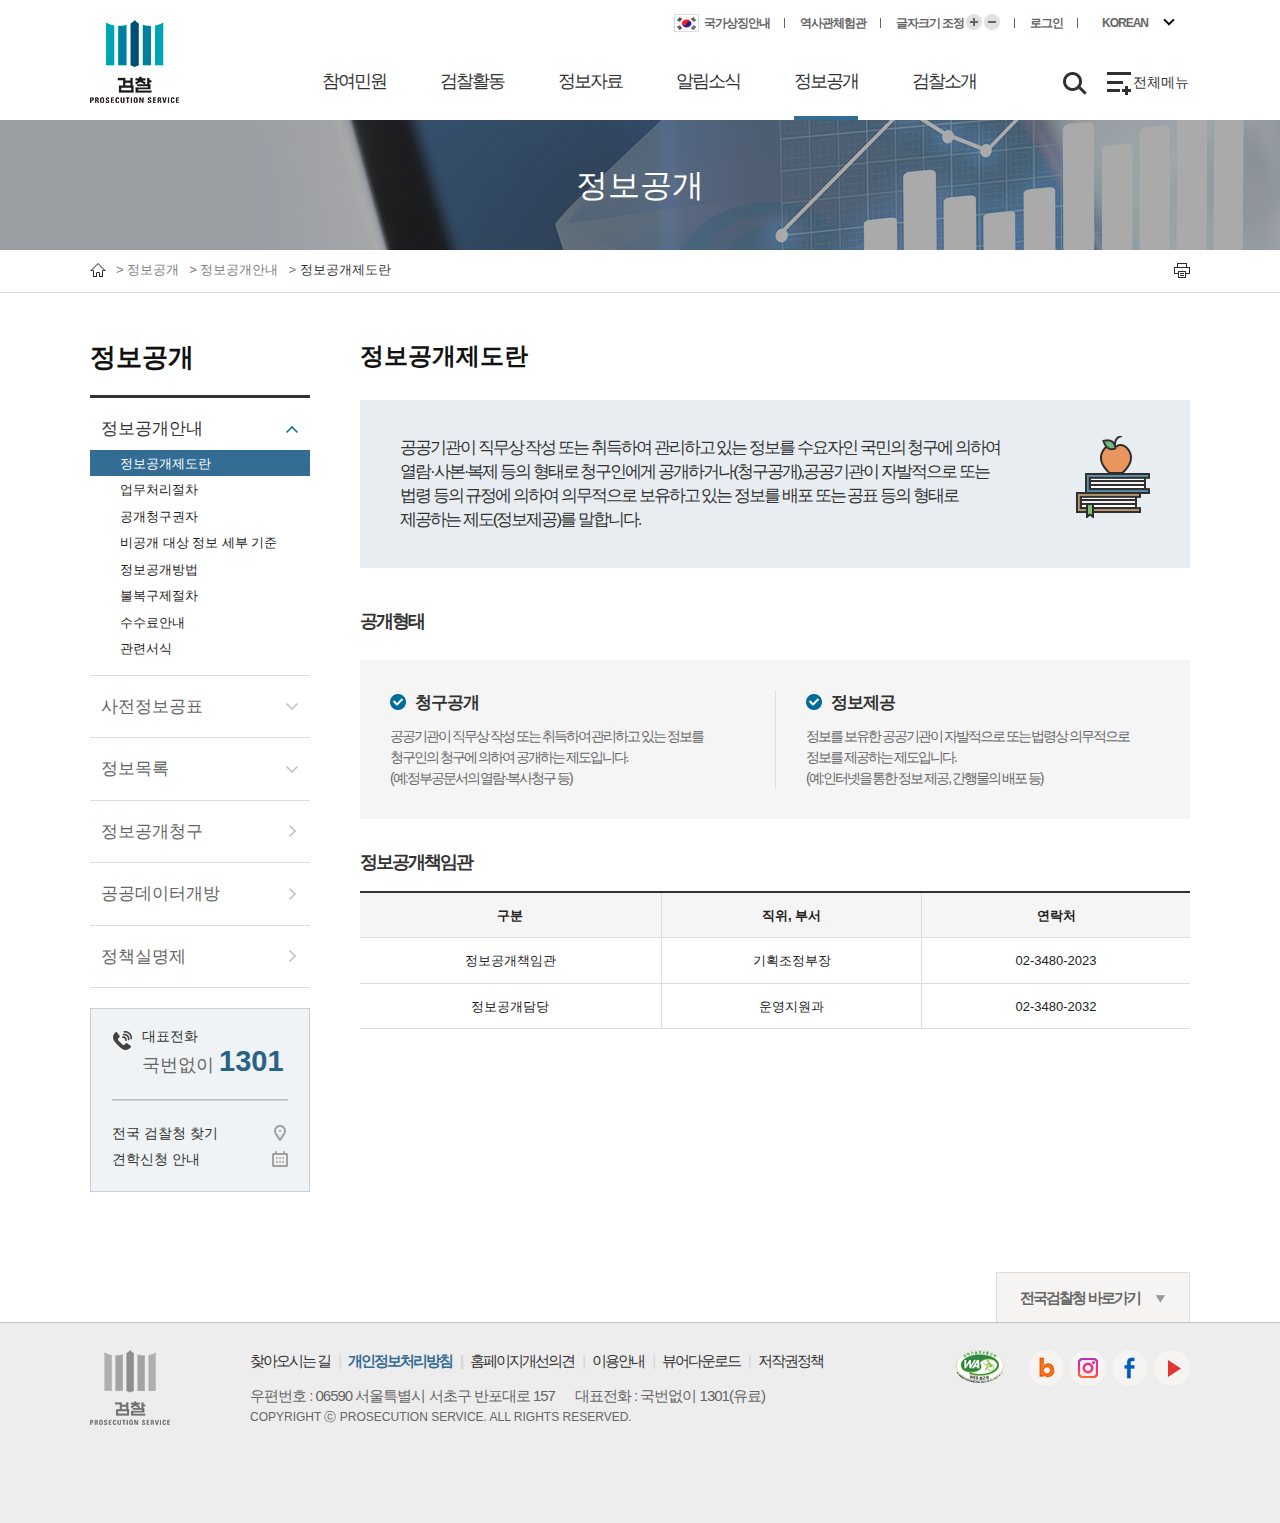
<file: spo/sub5.html>
<!DOCTYPE html>
<html lang="en">
<head>
    <meta charset="UTF-8">
    <meta http-equiv="X-UA-Compatible" content="IE=edge">
    <meta name="viewport" content="width=device-width, initial-scale=1.0">
	<meta name='Subject' content='대검찰청 클론코딩'>  
    <meta name='Keywords' content='"검찰", "대검찰청","검찰청","검사"'>
    <meta name='Author' content='정은선'>
    <meta name='Description' content='대검찰청 클론코딩입니다.'>
    <title>대검찰청 정보공개>정보공개안내</title>
    <link rel="stylesheet" href="./css/reset.css">
    <link rel="stylesheet" href="./css/style6.css">
    <link rel="stylesheet" href="./css/container.css">

	<script src="https://code.jquery.com/jquery-2.2.4.min.js"></script>    
    <script src="./js/script2.js" defer></script>
	<!--[if (lte IE 9)]>
		<script src='js/lib/IE9.js'></script>
	<![endif]-->

	<!--[if (lte IE 8)]>
		<script src='js/lib/html5shiv.min.js'></script>
		<link rel='stylesheet' href='#'>
	<![endif]-->

	<!--[if (lte IE 7)]>
		<link rel='stylesheet' href='#'>
	<![endif]-->    
</head>
<body>
    <ul id="skip">
		<li><a href="#header">헤더 바로가기</a></li>
		<li><a href="#main-menu">메인메뉴 바로가기</a></li>
		<li><a href="#section">내용 바로가기</a></li>
		<li><a href="#footer">하단 바로가기</a></li>
	</ul>
    <div id="wrap">
        <div id="header">
            <div class="container">
                <h1><a href="index.html" title="대검찰청 로고"><img src="./img/logo.png" alt="대검찰청 로고"></a></h1>
                <div class="top-menu">
                    <div class="weather">
                        <div class="current-weather"></div>
                        <div class="current-temp"></div>
                    </div>
                    <ul>
                        <li><a class="nation" href="#" title="국가상징안내"><span></span>국가상징안내</a></li>
                        <li><a href="#" title="역사관체험관">역사관체험관</a></li>
                        <li>
                            <a>글자크기 조정</a>
                            <a href="javascript:" class="zoomin" title="글자크기 키우기"></a>
                            <a href="javascript:" class="zoomout" title="글자크기 줄이기"></a>
                        </li>    
                        <li><a href="login.html" title="로그인">로그인</a></li>      
                        <li class="lang">
                            <span>
                                <a class="now" href="#" title="KOREAN">KOREAN</a>
                                <a href="#" title="ENGLISH">ENGLISH</a>
                                <a href="#" title="CHINESE">CHINESE</a>
                                <a href="#" title="JAPANESE">JAPANESE</a>
                            </span>
                        </li>
                    </ul>
                </div>  
            </div>
            <div class="btn-top">
                <div class="btn-right">
                    <div class="btn-search open"><a href="#" title="검색창열기">검색창열기</a></div>
                    <div class="btn-search close"><a href="#" title="검색창열닫기">검색창닫기</a></div>
                    <div class="btn-allmenu"><a href="#" title="전체메뉴가기">전체메뉴</a></div>
                </div>
                <form>
                    <div class="sch-wrap">
                        <div class="sch-inner">
                            <label for="schw">키워드 검색</label>
                            <div>
                                <input id="schw" name="sch_word" type="text" placeholder="검색어를 입력하세요.">
                                <button class="btn-search"></button>
                            </div>
                        </div>
                    </div>
                </form>
                <div class="allmenu-bg"></div>
                <div class="allmenu-wrap ">
                    <div class="allmenu-cont">
                        <div class="allmenu-top">
                            <h1><a href="#" title="대검찰청 로고"><img src="./img/bg_allmenutit.png" alt="대검찰청 로고"></a></h1>
                            <button class="close" type="button"></button>
                        </div>
                        <div class="menu-wrap">
                            <ul>
                                <li>
                                    <div class="m-list">
                                        <div class="menu-box">
                                            <span>참여민원</span>
                                            <div class="scroll">
                                                <ul class="tpad">
                                                    <li><a href="sub1.html" title="민원안내">민원안내</a>
                                                        <ul>
                                                            <li><a href="sub1.html" title="민원사무 안내">민원사무 안내</a></li>
                                                            <li><a href="#" title="민원서식 내려받기">민원서식 내려받기</a></li>
                                                            <li><a href="#" title="사건처리절차 안내">사건처리절차 안내</a></li>
                                                            <li><a href="#" title="민원서비스헌장">민원서비스헌장</a></li>
                                                            <li><a href="#" title="민원안내전화">민원안내전화</a></li>
                                                            <li><a href="#" title="적극행정제도 소개">적극행정제도 소개</a></li>
                                                            <li><a href="#" title="적극행정 소식란">적극행정 소식란</a></li>
                                                        </ul>
                                                    </li>
                                                    <li><a href="#" title="일반민원">일반민원</a>
                                                        <ul>
                                                            <li><a href="#" title="이용안내">이용안내</a></li>
                                                            <li><a href="#" title="민원신청/확인">민원신청/확인</a></li>
                                                            <li><a href="#" title="110정부민원안내콜센터">110정부민원안내콜센터</a></li>
                                                            <li><a href="#" title="공개민원 열람하기">공개민원 열람하기</a></li>
                                                        </ul>
                                                    </li>
                                                    <li><a href="#" title="제증명민원" class="nw">제증명민원</a>
                                                    </li>
                                                    <li><a href="#" title="벌과금/사건검색">벌과금/사건검색</a>
                                                        <ul>
                                                            <li><a href="#" title="사건진행상황조회" class="nw">사건진행상황조회</a></li>
                                                            <li><a href="#" title="벌과금납부조회" class="nw">벌과금납부조회</a></li>
                                                            <li><a href="#" title="재판서 및 통지서 조회" class="nw">재판서 및 통지서 조회</a></li>
                                                            <li><a href="#" title="가납금환급조회" class="nw">가납금환급조회</a></li>
                                                        </ul>
                                                    </li>
                                                    <li><a href="#" title="자주묻는질문">자주묻는질문</a>
                                                    </li>
                                                    <li><a href="#" title="자유발언대">자유발언대</a>
                                                    </li>
                                                    <li><a href="#" title="감동직원추천">감동직원추천</a>
                                                        <ul>
                                                            <li><a href="#" title="국민감동직원추천">국민감동직원추천</a></li>
                                                            <li><a href="#" title="추천서 작성하기">추천서 작성하기</a></li>
                                                            <li><a href="#" title="내의견 보기">내의견 보기</a></li>
                                                        </ul>
                                                    </li>
                                                </ul>
                                            </div>
                                        </div>
                                    </div>
                                </li>
                                <li>
                                    <div class="m-list">
                                        <div  class="menu-box">
                                            <span>검찰활동</span>
                                            <div class="scroll">
                                                <ul>
                                                    <li><a href="sub2.html" title="주요수사활동">주요수사활동</a>
                                                        <ul>
                                                            <li><a href="sub2.html" title="부정부패수사">부정부패수사</a></li>
                                                            <li><a href="#" title="회계분석ㆍ자금추적 수사지원">회계분석ㆍ자금추적 수사지원</a></li>
                                                            <li><a href="#" title="기술유출범죄수사">기술유출범죄수사</a></li>
                                                            <li><a href="#" title="범죄수익환수수사">범죄수익환수수사</a></li>
                                                            <li><a href="#" title="마약·조직폭력범죄수사">마약·조직폭력범죄수사</a></li>
                                                            <li><a href="#" title="지식재산권침해범죄수사">지식재산권침해범죄수사</a></li>
                                                            <li><a href="#" title="과학수사">과학수사</a></li>
                                                        </ul>
                                                    </li>
                                                    <li><a href="#" title="공판·형집행">공판·형집행</a>
                                                        <ul>
                                                            <li><a href="#" title="공판활동">공판활동</a></li>
                                                            <li><a href="#" title="형의 집행">형의 집행</a></li>
                                                        </ul>
                                                    </li>
                                                    <li><a href="#" title="지원활동">지원활동</a>
                                                        <ul>
                                                            <li><a href="#" title="소년선도보호">소년선도보호</a></li>
                                                            <li><a href="#" title="피해자인권">피해자인권</a></li>
                                                            <li><a href="#" title="사회공헌">사회공헌</a></li>
                                                        </ul>
                                                    </li>
                                                    <li><a href="#" title="국제협력">국제협력</a>
                                                        <ul>
                                                            <li><a href="#" title="검찰의 국제공조">검찰의 국제공조</a></li>
                                                            <li><a href="#" title="국제협력 네트워크">국제협력 네트워크</a></li>
                                                        </ul>
                                                    </li>
                                                </ul>
                                            </div>
                                        </div>
                                    </div>
                                </li>
                                <li>
                                    <div class="m-list">
                                        <div class="menu-box">
                                            <span>정보자료</span>
                                            <div class="scroll">
                                                <ul>
                                                    <li><a href="sub3.html" title="통계자료">통계자료</a>
                                                        <ul>
                                                            <li><a href="sub3.html" title="범죄분석">범죄분석</a></li>
                                                            <li><a href="#" title="범죄동향리포트">범죄동향리포트</a></li>
                                                            <li><a href="#" title="형사사건동향">형사사건동향</a></li>
                                                        </ul>
                                                    </li>
                                                    <li><a href="#" title="연구자료">연구자료</a>
                                                        <ul>
                                                            <li><a href="#" title="검찰관련 연구자료">검찰관련 연구자료</a></li>
                                                            <li><a href="#" title="해외연수검사 연구논문" class="nw">해외연수검사 연구논문</a></li>
                                                            <li><a href="#" title="검찰연감">검찰연감</a></li>
                                                        </ul>
                                                    </li>
                                                    <li><a href="#" title="나라지표상황판">나라지표상황판</a></li>
                                                    <li><a href="#" title="훈령/예규">훈령/예규</a></li>
                                                </ul>
                                            </div>
                                        </div>
                                    </div>    
                                </li>
                                <li>
                                    <div class="m-list">
                                        <div class="menu-box">
                                            <span>알림소식</span>
                                            <div class="scroll">
                                                <ul>
                                                    <li><a href="sub4.html" title="공지사항">공지사항</a></li>
                                                    <li><a href="#" title="고시·공고">고시·공고</a></li>
                                                    <li><a href="#" title="검찰발표자료">검찰발표자료</a></li>
                                                    <li><a href="#" title="검찰소식">검찰소식</a>
                                                        <ul>
                                                            <li><a href="#" title="생생포토">생생포토</a></li>
                                                            <li><a href="#" title="생생영상" class="nw">생생영상</a></li>
                                                            <li><a href="#" title="뉴스레터">뉴스레터</a></li>
                                                        </ul>
                                                    </li>
                                                </ul>
                                            </div>
                                        </div>
                                    </div>   
                                </li>
                                <li>
                                    <div class="m-list">
                                        <div class="menu-box">
                                            <span>정보공개</span>
                                            <div class="scroll">
                                                <ul>
                                                    <li><a href="sub5.html" title="정보공개안내">정보공개안내</a>
                                                        <ul>
                                                            <li><a href="#" title="정보공개제도란">정보공개제도란</a></li>
                                                            <li><a href="#" title="업무처리절차">업무처리절차</a></li>
                                                            <li><a href="#" title="공개청구권자">공개청구권자</a></li>
                                                            <li><a href="#" title="비공개 대상 정보 세부 기준">비공개 대상 정보 세부 기준</a></li>
                                                            <li><a href="#" title="정보공개방법">정보공개방법</a></li>
                                                            <li><a href="#" title="불복구제절차">불복구제절차</a></li>
                                                            <li><a href="#" title="수수료안내">수수료안내</a></li>
                                                            <li><a href="#" title="관련서식">관련서식</a></li>
                                                        </ul>
                                                    </li>
                                                    <li><a href="#" title="사전정보공표">사전정보공표</a>
                                                        <ul>
                                                            <li><a href="#" title="사전정보공표 대상">사전정보공표 대상</a></li>
                                                        </ul>
                                                    </li>
                                                    <li><a href="#" title="정보목록">정보목록</a>
                                                        <ul>
                                                            <li><a href="#" title="정보목록" class="nw">정보목록</a></li>
                                                            <li><a href="#" title="2014.3. 이전 검찰청 정보목록">2014.3. 이전 검찰청 정보목록</a></li>
                                                        </ul>
                                                    </li>
                                                    <li><a href="#" title="정보공개청구">정보공개청구</a></li>
                                                    <li><a href="#" title="공공데이터개방">공공데이터개방</a></li>
                                                    <li><a href="#" title="정책실명제">정책실명제</a></li>
                                                </ul>
                                            </div>
                                        </div>
                                    </div>   
                                </li>
                                <li>
                                    <div class="m-list">
                                        <div class="menu-box">
                                            <span>검찰소개</span>
                                            <div class="scroll">
                                                <ul>
                                                    <li><a href="sub6.html" title="검찰구성">검찰구성</a>
                                                        <ul>
                                                            <li><a href="sub6.html" title="검찰이란?">검찰이란?</a></li>
                                                            <li><a href="#" title="검찰구성원">검찰구성원</a></li>
                                                            <li><a href="#" title="검사의 역할">검사의 역할</a></li>
                                                        </ul>
                                                    </li>
                                                    <li><a href="#" class="조직 및 업무">조직 및 업무</a>
                                                        <ul>
                                                            <li><a href="#" title="부서별연락처">부서별연락처</a></li>
                                                            <li><a href="#" title="검찰조직구조">검찰조직구조</a></li>
                                                            <li><a href="#" title="층별안내도">층별안내도</a></li>
                                                            <li><a href="#" title="대검찰청 배치표">대검찰청 배치표</a></li>
                                                        </ul>
                                                    </li>
                                                    <li><a href="#" title="검찰총장소개">검찰총장소개</a>
                                                        <ul>
                                                            <li><a href="#" title="검찰총장과의 대화">검찰총장과의 대화</a></li>
                                                            <li><a href="#" title="총장동정">총장동정</a></li>
                                                            <li><a href="#" title="발표연설">발표연설</a></li>
                                                            <li><a href="#" title="역대총장">역대총장</a></li>
                                                            <li><a href="#" title="주요일정">주요일정</a></li>
                                                        </ul>
                                                    </li>
                                                    <li><a href="#" title="검찰CI/CM">검찰CI/CM</a></li>
                                                    <li><a href="#" title="검찰역사관">검찰역사관</a>
                                                        <ul>
                                                            <li><a href="#" title="검찰제도의 변천">검찰제도의 변천</a></li>
                                                            <li><a href="#" title="복제의 변천">복제의 변천</a></li>
                                                            <li><a href="#" title="서식의 변천">서식의 변천</a></li>
                                                            <li><a href="#" title="사건과 이슈">사건과 이슈</a></li>
                                                        </ul>
                                                    </li>
                                                    <li><a href="#" title="대검찰청견학">대검찰청견학</a>
                                                        <ul>
                                                            <li><a href="#" title="견학안내">견학안내</a></li>
                                                            <li><a href="#" title="견학신청">견학신청</a></li>
                                                            <li><a href="#" title="">견학소감</a></li>
                                                            <li><a href="#" title="">견학소감</a></li>
                                                        </ul>
                                                    </li>
                                                    <li><a href="#" title="찾아오시는 길">찾아오시는 길</a></li>
                                                    <li><a href="#" title="전국검찰청찾기">전국검찰청찾기</a></li>
                                                    <li><a href="#" title="국가형사사법기록관">국가형사사법기록관</a>
                                                        <ul>
                                                            <li><a href="#" title="기록관 소개">기록관 소개</a></li>
                                                            <li><a href="#" title="견학안내 및 신청">견학안내 및 신청</a></li>
                                                        </ul>
                                                    </li>
                                                    <li><a href="#" title="1301검찰콜센터">1301검찰콜센터</a>
                                                        <ul>
                                                            <li><a href="#" title="콜센터 소개">콜센터 소개</a></li>
                                                            <li><a href="#" title="이용안내">이용안내</a></li>
                                                        </ul>
                                                    </li>
                                                </ul>
                                            </div>
                                        </div>
                                    </div>   
                                </li>
                                <li>
                                    <div class="m-list">
                                        <div class="menu-box">
                                            <span>이용안내</span>
                                            <div class="scroll">
                                                <ul>
                                                    <li><a href="#" title="이용안내">이용안내</a></li>
                                                    <li><a href="#" class="홈페이지개선의견">홈페이지개선의견</a></li>
                                                    <li><a href="#" title="개인정보처리방침">개인정보처리방침</a>
                                                        <ul>
                                                            <li><a href="#" title="개인정보처리방침">개인정보처리방침</a></li>
                                                            <li><a href="#" title="개정이력">개정이력</a></li>
                                                        </ul>
                                                    </li>
                                                    <li><a href="#" title="저작권정책">저작권정책</a></li>
                                                    <li><a href="#" title="글자크기조정안내">글자크기조정안내</a></li>
                                                    <li><a href="#" title="뷰어다운로드">뷰어다운로드</a></li>
                                                </ul>
                                            </div>
                                        </div>
                                    </div>   
                                </li>
                            </ul>
                        </div>
                    </div>
                </div>
            </div>
            <div class="main-menu">
                <ul>
                    <li><a href="sub1.html" title="참여민원">참여민원</a>
                        <div class="menu-list">
                            <div class="menu-box">
                                <span>참여민원</span>
                                <div class="scroll">
                                    <ul>
                                        <li><a href="sub1.html" title="민원안내">민원안내</a>
                                            <ul>
                                                <li><a href="sub1.html" title="민원사무 안내">민원사무 안내</a></li>
                                                <li><a href="#" title="민원서식 내려받기">민원서식 내려받기</a></li>
                                                <li><a href="#" title="사건처리절차 안내">사건처리절차 안내</a></li>
                                                <li><a href="#" title="민원서비스헌장">민원서비스헌장</a></li>
                                                <li><a href="#" title="민원안내전화">민원안내전화</a></li>
                                                <li><a href="#" title="적극행정제도 소개">적극행정제도 소개</a></li>
                                                <li><a href="#" title="적극행정 소식란">적극행정 소식란</a></li>
                                            </ul>
                                        </li>
                                        <li><a href="#" title="일반민원">일반민원</a>
                                            <ul>
                                                <li><a href="#" title="이용안내">이용안내</a></li>
                                                <li><a href="#" title="민원신청/확인">민원신청/확인</a></li>
                                                <li><a href="#" title="110정부민원안내콜센터">110정부민원안내콜센터</a></li>
                                                <li><a href="#" title="공개민원 열람하기">공개민원 열람하기</a></li>
                                            </ul>
                                        </li>
                                        <li><a href="#" title="제증명민원" class="nw">제증명민원</a>
                                        </li>
                                        <li><a href="#" title="벌과금/사건검색">벌과금/사건검색</a>
                                            <ul>
                                                <li><a href="#" title="사건진행상황조회" class="nw">사건진행상황조회</a></li>
                                                <li><a href="#" title="벌과금납부조회" class="nw">벌과금납부조회</a></li>
                                                <li><a href="#" title="재판서 및 통지서 조회" class="nw">재판서 및 통지서 조회</a></li>
                                                <li><a href="#" title="가납금환급조회" class="nw">가납금환급조회</a></li>
                                            </ul>
                                        </li>
                                        <li><a href="#" title="자주묻는질문">자주묻는질문</a>
                                        </li>
                                        <li><a href="#" title="자유발언대">자유발언대</a>
                                        </li>
                                        <li><a href="#" title="감동직원추천">감동직원추천</a>
                                            <ul>
                                                <li><a href="#" title="국민감동직원추천">국민감동직원추천</a></li>
                                                <li><a href="#" title="추천서 작성하기">추천서 작성하기</a></li>
                                                <li><a href="#" title="내의견 보기">내의견 보기</a></li>
                                            </ul>
                                        </li>
                                    </ul>
                                </div>
                            </div>
                        </div>
                    </li>
                    <li><a href="sub2.html" title="검찰활동">검찰활동</a>
                        <div class="menu-list">
                            <div  class="menu-box">
                                <span>검찰활동</span>
                                <div class="scroll">
                                    <ul>
                                        <li><a href="sub2.html" title="주요수사활동">주요수사활동</a>
                                            <ul>
                                                <li><a href="sub2.html" title="부정부패수사">부정부패수사</a></li>
                                                <li><a href="#" title="회계분석ㆍ자금추적 수사지원">회계분석ㆍ자금추적 수사지원</a></li>
                                                <li><a href="#" title="기술유출범죄수사">기술유출범죄수사</a></li>
                                                <li><a href="#" title="범죄수익환수수사">범죄수익환수수사</a></li>
                                                <li><a href="#" title="마약·조직폭력범죄수사">마약·조직폭력범죄수사</a></li>
                                                <li><a href="#" title="지식재산권침해범죄수사">지식재산권침해범죄수사</a></li>
                                                <li><a href="#" title="과학수사">과학수사</a></li>
                                            </ul>
                                        </li>
                                        <li><a href="#" title="공판·형집행">공판·형집행</a>
                                            <ul>
                                                <li><a href="#" title="공판활동">공판활동</a></li>
                                                <li><a href="#" title="형의 집행">형의 집행</a></li>
                                            </ul>
                                        </li>
                                        <li><a href="#" title="지원활동">지원활동</a>
                                            <ul>
                                                <li><a href="#" title="소년선도보호">소년선도보호</a></li>
                                                <li><a href="#" title="피해자인권">피해자인권</a></li>
                                                <li><a href="#" title="사회공헌">사회공헌</a></li>
                                            </ul>
                                        </li>
                                        <li><a href="#" title="국제협력">국제협력</a>
                                            <ul>
                                                <li><a href="#" title="검찰의 국제공조">검찰의 국제공조</a></li>
                                                <li><a href="#" title="국제협력 네트워크">국제협력 네트워크</a></li>
                                            </ul>
                                        </li>
                                    </ul>
                                </div>
                            </div>
                        </div>
                    </li>
                    <li><a href="sub3.html" title="정보자료">정보자료</a>
                        <div class="menu-list">
                            <div class="menu-box">
                                <span>정보자료</span>
                                <div class="scroll">
                                    <ul>
                                        <li><a href="sub3.html" title="통계자료">통계자료</a>
                                            <ul>
                                                <li><a href="#" title="범죄분석">범죄분석</a></li>
                                                <li><a href="#" title="범죄동향리포트">범죄동향리포트</a></li>
                                                <li><a href="#" title="형사사건동향">형사사건동향</a></li>
                                            </ul>
                                        </li>
                                        <li><a href="#" title="연구자료">연구자료</a>
                                            <ul>
                                                <li><a href="#" title="검찰관련 연구자료">검찰관련 연구자료</a></li>
                                                <li><a href="#" title="해외연수검사 연구논문" class="nw">해외연수검사 연구논문</a></li>
                                                <li><a href="#" title="검찰연감">검찰연감</a></li>
                                            </ul>
                                        </li>
                                        <li><a href="#" title="나라지표상황판">나라지표상황판</a></li>
                                        <li><a href="#" title="훈령/예규">훈령/예규</a></li>
                                    </ul>
                                </div>
                            </div>
                        </div>    
                    </li>
                    <li><a href="sub4.html" title="">알림소식</a>
                        <div class="menu-list">
                            <div class="menu-box">
                                <span>알림소식</span>
                                <div class="scroll">
                                    <ul>
                                        <li><a href="sub4.html" title="공지사항">공지사항</a></li>
                                        <li><a href="#" title="고시·공고">고시·공고</a></li>
                                        <li><a href="#" title="검찰발표자료">검찰발표자료</a></li>
                                        <li><a href="#" title="검찰소식">검찰소식</a>
                                            <ul>
                                                <li><a href="#" title="생생포토">생생포토</a></li>
                                                <li><a href="#" title="생생영상" class="nw">생생영상</a></li>
                                                <li><a href="#" title="뉴스레터">뉴스레터</a></li>
                                            </ul>
                                        </li>
                                    </ul>
                                </div>
                            </div>
                        </div>   
                    </li>
                    <li><a class="active" href="sub5.html" title="정보공개">정보공개</a>
                        <div class="menu-list">
                            <div class="menu-box">
                                <span>정보공개</span>
                                <div class="scroll">
                                    <ul>
                                        <li><a href="sub5.html" title="정보공개안내">정보공개안내</a>
                                            <ul>
                                                <li><a href="sub5.html" title="정보공개제도란">정보공개제도란</a></li>
                                                <li><a href="#" title="업무처리절차">업무처리절차</a></li>
                                                <li><a href="#" title="공개청구권자">공개청구권자</a></li>
                                                <li><a href="#" title="비공개 대상 정보 세부 기준">비공개 대상 정보 세부 기준</a></li>
                                                <li><a href="#" title="정보공개방법">정보공개방법</a></li>
                                                <li><a href="#" title="불복구제절차">불복구제절차</a></li>
                                                <li><a href="#" title="수수료안내">수수료안내</a></li>
                                                <li><a href="#" title="관련서식">관련서식</a></li>
                                            </ul>
                                        </li>
                                        <li><a href="#" title="사전정보공표">사전정보공표</a>
                                            <ul>
                                                <li><a href="#" title="사전정보공표 대상">사전정보공표 대상</a></li>
                                            </ul>
                                        </li>
                                        <li><a href="#" title="정보목록">정보목록</a>
                                            <ul>
                                                <li><a href="#" title="정보목록" class="nw">정보목록</a></li>
                                                <li><a href="#" title="2014.3. 이전 검찰청 정보목록">2014.3. 이전 검찰청 정보목록</a></li>
                                            </ul>
                                        </li>
                                        <li><a href="#" title="정보공개청구">정보공개청구</a></li>
                                        <li><a href="#" title="공공데이터개방">공공데이터개방</a></li>
                                        <li><a href="#" title="정책실명제">정책실명제</a></li>
                                    </ul>
                                </div>
                            </div>
                        </div>   
                    </li>
                    <li><a href="sub6.html" title="검찰소개">검찰소개</a>
                        <div class="menu-list">
                            <div class="menu-box">
                                <span>검찰소개</span>
                                <div class="scroll">
                                    <ul>
                                        <li><a href="sub6.html" title="검찰구성">검찰구성</a>
                                            <ul>
                                                <li><a href="sub6.html" title="검찰이란?">검찰이란?</a></li>
                                                <li><a href="#" title="검찰구성원">검찰구성원</a></li>
                                                <li><a href="#" title="검사의 역할">검사의 역할</a></li>
                                            </ul>
                                        </li>
                                        <li><a href="#" class="조직 및 업무">조직 및 업무</a>
                                            <ul>
                                                <li><a href="#" title="부서별연락처">부서별연락처</a></li>
                                                <li><a href="#" title="검찰조직구조">검찰조직구조</a></li>
                                                <li><a href="#" title="층별안내도">층별안내도</a></li>
                                                <li><a href="#" title="대검찰청 배치표">대검찰청 배치표</a></li>
                                            </ul>
                                        </li>
                                        <li><a href="#" title="검찰총장소개">검찰총장소개</a>
                                            <ul>
                                                <li><a href="#" title="검찰총장과의 대화">검찰총장과의 대화</a></li>
                                                <li><a href="#" title="총장동정">총장동정</a></li>
                                                <li><a href="#" title="발표연설">발표연설</a></li>
                                                <li><a href="#" title="역대총장">역대총장</a></li>
                                                <li><a href="#" title="주요일정">주요일정</a></li>
                                            </ul>
                                        </li>
                                        <li><a href="#" title="검찰CI/CM">검찰CI/CM</a></li>
                                        <li><a href="#" title="검찰역사관">검찰역사관</a>
                                            <ul>
                                                <li><a href="#" title="검찰제도의 변천">검찰제도의 변천</a></li>
                                                <li><a href="#" title="복제의 변천">복제의 변천</a></li>
                                                <li><a href="#" title="서식의 변천">서식의 변천</a></li>
                                                <li><a href="#" title="사건과 이슈">사건과 이슈</a></li>
                                            </ul>
                                        </li>
                                        <li><a href="#" title="대검찰청견학">대검찰청견학</a>
                                            <ul>
                                                <li><a href="#" title="견학안내">견학안내</a></li>
                                                <li><a href="#" title="견학신청">견학신청</a></li>
                                                <li><a href="#" title="">견학소감</a></li>
                                                <li><a href="#" title="">견학소감</a></li>
                                            </ul>
                                        </li>
                                        <li><a href="#" title="찾아오시는 길">찾아오시는 길</a></li>
                                        <li><a href="#" title="전국검찰청찾기">전국검찰청찾기</a></li>
                                        <li><a href="#" title="국가형사사법기록관">국가형사사법기록관</a>
                                            <ul>
                                                <li><a href="#" title="기록관 소개">기록관 소개</a></li>
                                                <li><a href="#" title="견학안내 및 신청">견학안내 및 신청</a></li>
                                            </ul>
                                        </li>
                                        <li><a href="#" title="1301검찰콜센터">1301검찰콜센터</a>
                                            <ul>
                                                <li><a href="#" title="콜센터 소개">콜센터 소개</a></li>
                                                <li><a href="#" title="이용안내">이용안내</a></li>
                                            </ul>
                                        </li>
                                    </ul>
                                </div>
                            </div>
                        </div>   
                    </li>
                </ul>
            </div>
        </div>
        <div id="top-wrap">
            <div class="top-visual">
                <p>정보공개</p>
                <div class="container">
                    <ul class="util">
                        <li><a class="home" href="index.html" title="홈으로 가기">홈</a></li>
                        <li><a href="sub1.html" title="정보공개">정보공개</a></li>
                        <li><a href="sub1.html" title="정보공개안내">정보공개안내</a></li>
                        <li><a><span>정보공개제도란</span></a></li>
                        <li class="print"><a href="#" title="인쇄하기">인쇄하기</a></li>
                    </ul>
                </div>
            </div>
        </div>
        <div id="section">
            <div class="container">
                <div class="aside">
                    <h2>정보공개</h2>
                    <ul class="inc">
                        <li class="dep2 sub on always"><a href="#" title="정보공개안내">정보공개안내</a>
                            <ul>
                                <li class="dep3 on"><a href="#" title="정보공개제도란">정보공개제도란</a></li>
                                <li class="dep3"><a href="#" title="업무처리절차">업무처리절차</a></li>
                                <li class="dep3"><a href="#" title="공개청구권자">공개청구권자</a></li>
                                <li class="dep3"><a href="#" title="비공개 대상 정보 세부 기준">비공개 대상 정보 세부 기준</a></li>
                                <li class="dep3"><a href="#" title="정보공개방법">정보공개방법</a></li>
                                <li class="dep3"><a href="#" title="불복구제절차">불복구제절차</a></li>
                                <li class="dep3"><a href="#" title="수수료안내">수수료안내</a></li>
                                <li class="dep3"><a href="#" title="관련서식">관련서식</a></li>
                            </ul>
                        </li>
                        <li class="dep2 sub"><a href="#" title="사전정보공표">사전정보공표</a>
                            <ul>
                                <li class="dep3"><a href="#" title="사전정보공표 대상">사전정보공표 대상</a></li>
                            </ul>
                        </li>
                        <li class="dep2 sub"><a href="#" title="정보목록">정보목록</a>
                            <ul>
                                <li class="dep3"><a class="nw" href="#" title="정보목록">정보목록</a></li>
                                <li class="dep3"><a href="#" title="2014.3.이전 검찰청 정보목록">2014.3.이전 검찰청 정보목록</a></li>
                            </ul>
                        </li>
                        <li class="dep2"><a href="#" title="정보공개청구">정보공개청구</a></li>
                        <li class="dep2"><a href="#" title="공공데이터개방">공공데이터개방</a></li>
                        <li class="dep2"><a href="#" title="정책실명제">정책실명제</a></li>
                    </ul>
                    <div class="side-banner">
                        <div class="call">
                            <p><span>대표전화</span> 국번없이 <em>1301</em></p>
                        </div>
                        <div class="info">
                            <span class="sch"><a href="#" title="전국 검찰청 찾기">전국 검찰청 찾기</a></span>
                            <span class="visit"><a href="#" title="견학신청 안내">견학신청 안내</a></span>
                        </div>
                    </div>
                </div>
                <div class="content">
                    <h3>정보공개제도란</h3>
                    <div class="cont-box">
                        <p>공공기관이 직무상 작성 또는 취득하여 관리하고 있는 정보를 수요자인 국민의 청구에 의하여<br>열람·사본·복제 등의 형태로 청구인에게 공개하거나(청구공개),공공기관이 자발적으로 또는<br> 법령 등의 규정에 의하여 의무적으로 보유하고 있는 정보를 배포 또는 공표 등의 형태로<br> 제공하는 제도(정보제공)를 말합니다.</p>
                        <span><img src="./img/ico_deco13.png" alt="정보공개안내 데코이미지"></span>
                    </div>
                    <h4 class="cont-h">공개형태</h4>
                    <div class="infobox top">
                        <div class="info-list">
                            <dl>
                                <dt>청구공개</dt>
                                <dd>공공기관이 직무상 작성 또는 취득하여 관리하고 있는 정보를<br> 청구인의 청구에 의하여 공개하는 제도입니다.<br>(예:정부공문서의 열람·복사청구 등)</dd>
                            </dl>
                            <dl>
                                <dt>정보제공</dt>
                                <dd>정보를 보유한 공공기관이 자발적으로 또는 법령상 의무적으로<br> 정보를 제공하는 제도입니다.<br> (예:인터넷을 통한 정보 제공, 간행물의 배포 등)</dd>
                            </dl>
                        </div>
                    </div>
                    <h4 class="cont-h">정보공개책임관</h4>
                    <div class="tbarea">
                        <table>
                            <caption class="ir_so">정보공개책임관 : 구분, 직위/부서, 연락처의 항목으로 구성된 표</caption>
                            <thead>
                                <tr>
                                    <th scope="col">구분</th>
                                    <th scope="col">직위, 부서</th>
                                    <th scope="col">연락처</th>
                                </tr>
                            </thead>
                            <tbody>
                                <tr>
                                    <td scope="row">정보공개책임관</td>
                                    <td scope="row">기획조정부장</td>
                                    <td scope="row">02-3480-2023</td>
                                </tr>
                                <tr>
                                    <td scope="row">정보공개담당</td>
                                    <td scope="row">운영지원과</td>
                                    <td scope="row">02-3480-2032</td>
                                </tr>
                            </tbody>
                        </table>
                    </div>
                </div>
            </div>
        </div>
        <div id="siteWrap">
            <div class="container">
                <div class="site-list">
                    <a title="전국검찰청 바로가기">전국검찰청 바로가기<span></span></a>
                    <div class="pop-box">
                        <ul>
                            <li><a href="#" title="대검찰청" class="solo">대검찰청</a></li>
                            <li>
                                <a href="#" title="서울고등검찰청">서울고등검찰청</a>
                                <div>
                                    <ul class="seoul">
                                        <li class="site-main"><a href="#" title="서울중앙지방검찰청">서울중앙지방검찰청</a></li>
                                        <li class="site-main"><a href="#" title="서울동부지방검찰청">서울동부지방검찰청</a></li>
                                        <li class="site-main"><a href="#" title="서울남부지방검찰청">서울남부지방검찰청</a></li>
                                        <li class="site-main"><a href="#" title="서울북부지방검찰청">서울북부지방검찰청</a></li>
                                        <li class="site-main"><a href="#" title="서울서부지방검찰청">서울서부지방검찰청</a></li>
                                    </ul>
                                </div>
                                <div>
                                    <a href="#" title="의정부지방검찰청">의정부지방검찰청</a>
                                    <ul>
                                        <li><a href="#" title="고양지청">고양지청</a></li>
                                        <li><a href="#" title="남양주지청">남양주지청</a></li>
                                    </ul>
                                </div>
                                <div>
                                    <a href="#" title="인천지방검찰청">인천지방검찰청</a>
                                    <ul>
                                        <li><a href="#" title="부천지청">부천지청</a></li>
                                    </ul>
                                </div>
                                <div>
                                    <a href="#" title="춘천지방검찰청">춘천지방검찰청</a>
                                    <ul>
                                        <li><a href="#" title="강릉지청">강릉지청</a></li>
                                        <li><a href="#" title="원주지청">원주지청</a></li>
                                        <li><a href="#" title="속초지청">속초지청</a></li>
                                        <li><a href="#" title="영월지청">영월지청</a></li>
                                    </ul>
                                </div>
                            </li>
                            <li><a href="#" title="수원고등검찰청">수원고등검찰청</a>
                                <div>
                                    <a href="#" title="수원지방검찰청">수원지방검찰청</a>
                                    <ul>
                                        <li><a href="#" title="성남지청">성남지청</a></li>
                                        <li><a href="#" title="여주지청">여주지청</a></li>
                                        <li><a href="#" title="평택지청">평택지청</a></li>
                                        <li><a href="#" title="안산지청">안산지청</a></li>
                                    </ul>
                                </div>
                            </li>
                            <li><a href="#" title="대전고등검찰청">대전고등검찰청</a>
                                <div>
                                    <a href="#" title="대전지방검찰청">대전지방검찰청</a>
                                    <ul>
                                        <li><a href="#" title="홍성지청">홍성지청</a></li>
                                        <li><a href="#" title="공주지청">공주지청</a></li>
                                        <li><a href="#" title="논산지청">논산지청</a></li>
                                        <li><a href="#" title="서산지청">서산지청</a></li>
                                    </ul>
                                </div>
                                <div>
                                    <a href="#" title="청주지방검찰청">청주지방검찰청</a>
                                    <ul>
                                        <li><a href="#" title="충주지청">충주지청</a></li>
                                        <li><a href="#" title="제천지청">제천지청</a></li>
                                        <li><a href="#" title="영동지청">영동지청</a></li>
                                    </ul>
                                </div>
                            </li>
                            <li><a href="#" title="대구고등검찰청">대구고등검찰청</a>
                                <div>
                                    <a href="#" title="대구지방검찰청">대구지방검찰청</a>
                                    <ul>
                                        <li><a href="#" title="서부지청">서부지청</a></li>
                                        <li><a href="#" title="안동지청">안동지청</a></li>
                                        <li><a href="#" title="경주지청">경주지청</a></li>
                                        <li><a href="#" title="포항지청">포항지청</a></li>
                                        <li><a href="#" title="의성지청">의성지청</a></li>
                                        <li><a href="#" title="영덕지청">영덕지청</a></li>
                                    </ul>
                                </div>
                            </li>
                            <li><a href="#" title="부산고등검찰청">부산고등검찰청</a>
                                <div>
                                    <a href="#" title="부산지방검찰청">부산지방검찰청</a>
                                    <ul>
                                        <li><a href="#" title="동부지청">동부지청</a></li>
                                        <li><a href="#" title="서부지청">서부지청</a></li>
                                    </ul>
                                </div>
                                <div>
                                    <a href="#" title="울산지방검찰청">울산지방검찰청</a>
                                </div>
                                <div>
                                    <a href="#" title="창원지방검찰청">창원지방검찰청</a>
                                    <ul>
                                        <li><a href="#" title="마산지청">마산지청</a></li>
                                        <li><a href="#" title="진주지청">진주지청</a></li>
                                        <li><a href="#" title="통영지청">통영지청</a></li>
                                        <li><a href="#" title="밀양지청">밀양지청</a></li>
                                    </ul>
                                </div>
                            </li>
                            <li><a href="#" title="광주고등검찰청">광주고등검찰청</a>
                                <div>
                                    <a href="#" title="광주지방검찰청">광주지방검찰청</a>
                                    <ul>
                                        <li><a href="#" title="목포지청">목포지청</a></li>
                                        <li><a href="#" title="장흥지청">장흥지청</a></li>
                                        <li><a href="#" title="순천지청">순천지청</a></li>
                                        <li><a href="#" title="해남지청">해남지청</a></li>
                                    </ul>
                                </div>
                                <div>
                                    <a href="#" title="전주지방검찰청">전주지방검찰청</a>
                                    <ul>
                                        <li><a href="#" title="군산지청">군산지청</a></li>
                                        <li><a href="#" title="정읍지청">정읍지청</a></li>
                                        <li><a href="#" title="남원지청">남원지청</a></li>
                                    </ul>
                                </div>
                                <div>
                                    <a href="#" title="제주지방검찰청">제주지방검찰청</a>
                                </div>
                            </li>
                        </ul>
                    </div>
                </div>
                
            </div>
        </div>
        <div id="footer">
            <div class="container">
                <h1><a href="index.html" title="대검찰청 logo">logo</a></h1>
                <div class="inner">
                    <div class="f-menu">
                        <ul>
                            <li><a href="#" title="찾아오시는 길">찾아오시는 길</a></li>
                            <li><a href="#" title="개인정보처리방침">개인정보처리방침</a></li>
                            <li><a href="#" title="홈페이지개선의견">홈페이지개선의견</a></li>
                            <li><a href="#" title="이용안내">이용안내</a></li>
                            <li><a href="#" title="뷰어다운로드">뷰어다운로드</a></li>
                            <li><a href="#" title="저작권정책">저작권정책</a></li>
                        </ul>
                    </div> 
                    <div class="adr">
                        <address>
                            <p>우편번호 : 06590 서울특별시 서초구 반포대로 157</p>
                            <p>대표전화 : 국번없이 1301(유료)</p>
                        </address>
                        <p>COPYRIGHT ⓒ PROSECUTION SERVICE. <span>ALL RIGHTS RESERVED.</span></p>
                    </div>
                </div>
                <div class="sns">
                    <ul>
                        <li><a class="web" href="http://www.wa.or.kr/board/list.asp?BoardID=0006" title="웹접근성인증마크">웹접근성인증마크</a></li>
                        <li><a class="blog" href="https://blog.naver.com/pro_to_u" title="네이버블로그">네이버블로그</a></li>
                        <li><a class="insta" href="https://www.instagram.com/pro_to_u/" title="대검찰성인스타그램">대검찰성인스타그램</a></li>
                        <li><a class="facebook" href="https://www.facebook.com/ProsecutionService" title="대검찰성페이스북">대검찰성페이스북</a></li>
                        <li><a class="ytb" href="https://www.youtube.com/user/spbstv" title="대검찰청유튜브">대검찰청유튜브</a></li>
                    </ul>
                </div>
            </div>
        </div>
    </div>
</body>
</html>
</file>
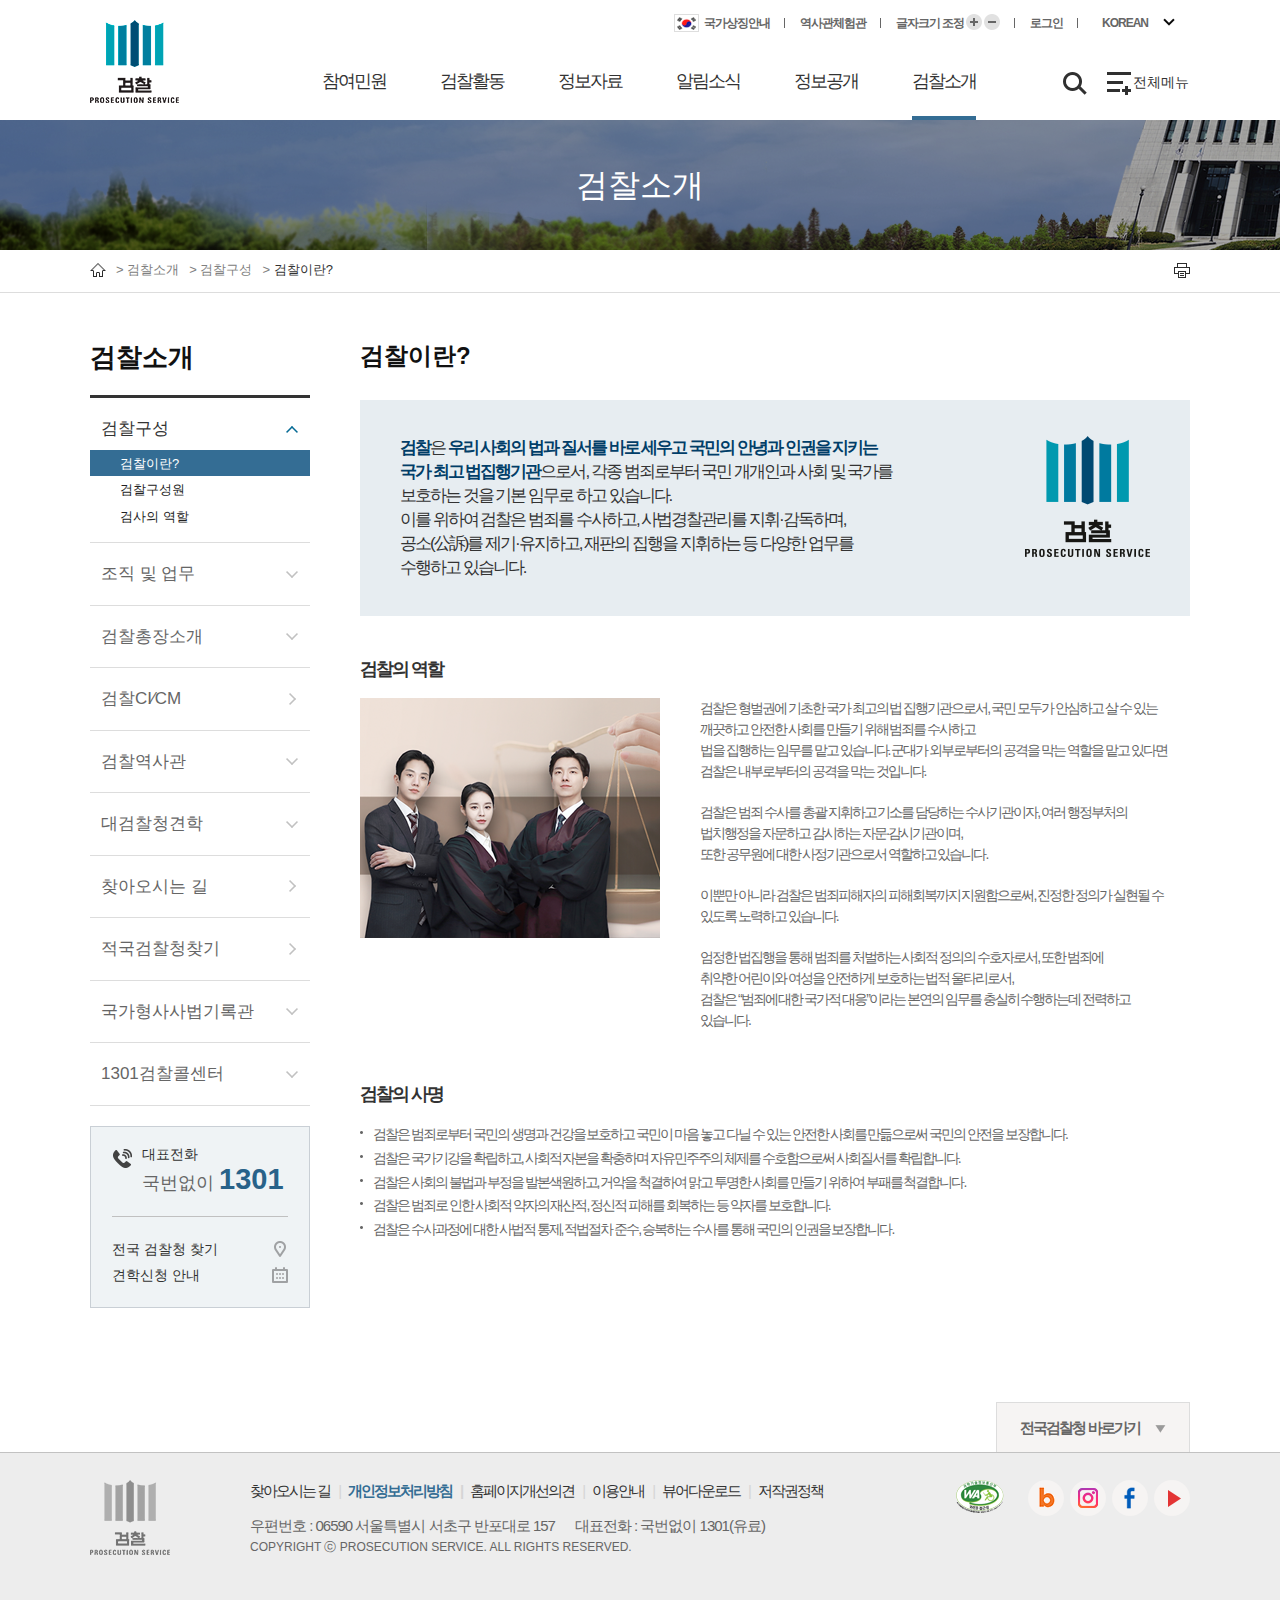
<file: spo/sub6.html>
<!DOCTYPE html>
<html lang="en">
<head>
    <meta charset="UTF-8">
    <meta http-equiv="X-UA-Compatible" content="IE=edge">
    <meta name="viewport" content="width=device-width, initial-scale=1.0">
	<meta name='Subject' content='대검찰청 클론코딩'>  
    <meta name='Keywords' content='"검찰", "대검찰청","검찰청","검사"'>
    <meta name='Author' content='정은선'>
    <meta name='Description' content='대검찰청 클론코딩입니다.'>
    <title>대검찰청 검찰소개>검찰구성</title>
    <link rel="stylesheet" href="./css/reset.css">
    <link rel="stylesheet" href="./css/style7.css">
    <link rel="stylesheet" href="./css/container.css">

	<script src="https://code.jquery.com/jquery-2.2.4.min.js"></script>    
    <script src="./js/script2.js" defer></script>
	<!--[if (lte IE 9)]>
		<script src='js/lib/IE9.js'></script>
	<![endif]-->

	<!--[if (lte IE 8)]>
		<script src='js/lib/html5shiv.min.js'></script>
		<link rel='stylesheet' href='#'>
	<![endif]-->

	<!--[if (lte IE 7)]>
		<link rel='stylesheet' href='#'>
	<![endif]-->    
</head>
<body>
    <ul id="skip">
		<li><a href="#header">헤더 바로가기</a></li>
		<li><a href="#main-menu">메인메뉴 바로가기</a></li>
		<li><a href="#section">내용 바로가기</a></li>
		<li><a href="#footer">하단 바로가기</a></li>
	</ul>
    <div id="wrap">
        <div id="header">
            <div class="container">
                <h1><a href="index.html" title="대검찰청 로고"><img src="./img/logo.png" alt="대검찰청 로고"></a></h1>
                <div class="top-menu">
                    <div class="weather">
                        <div class="current-weather"></div>
                        <div class="current-temp"></div>
                    </div>
                    <ul>
                        <li><a class="nation" href="#" title="국가상징안내"><span></span>국가상징안내</a></li>
                        <li><a href="#" title="역사관체험관">역사관체험관</a></li>
                        <li>
                            <a>글자크기 조정</a>
                            <a href="javascript:" class="zoomin" title="글자크기 키우기"></a>
                            <a href="javascript:" class="zoomout" title="글자크기 줄이기"></a>
                        </li>   
                        <li><a href="login.html" title="로그인">로그인</a></li>     
                        <li class="lang">
                            <span>
                                <a class="now" href="#" title="KOREAN">KOREAN</a>
                                <a href="#" title="ENGLISH">ENGLISH</a>
                                <a href="#" title="CHINESE">CHINESE</a>
                                <a href="#" title="JAPANESE">JAPANESE</a>
                            </span>
                        </li>
                    </ul>
                </div>
            </div>
            <div class="btn-top">
                <div class="btn-right">
                    <div class="btn-search open"><a href="#" title="검색창열기">검색창열기</a></div>
                    <div class="btn-search close"><a href="#" title="검색창열닫기">검색창닫기</a></div>
                    <div class="btn-allmenu"><a href="#" title="전체메뉴가기">전체메뉴</a></div>
                </div>
                <form>
                    <div class="sch-wrap">
                        <div class="sch-inner">
                            <label for="schw">키워드 검색</label>
                            <div>
                                <input id="schw" name="sch_word" type="text" placeholder="검색어를 입력하세요.">
                                <button class="btn-search"></button>
                            </div>
                        </div>
                    </div>
                </form>
                <div class="allmenu-bg"></div>
                <div class="allmenu-wrap ">
                    <div class="allmenu-cont">
                        <div class="allmenu-top">
                            <h1><a href="#" title="대검찰청 로고"><img src="./img/bg_allmenutit.png" alt="대검찰청 로고"></a></h1>
                            <button class="close" type="button"></button>
                        </div>
                        <div class="menu-wrap">
                            <ul>
                                <li>
                                    <div class="m-list">
                                        <div class="menu-box">
                                            <span>참여민원</span>
                                            <div class="scroll">
                                                <ul class="tpad">
                                                    <li><a href="sub1.html" title="민원안내">민원안내</a>
                                                        <ul>
                                                            <li><a href="sub1.html" title="민원사무 안내">민원사무 안내</a></li>
                                                            <li><a href="#" title="민원서식 내려받기">민원서식 내려받기</a></li>
                                                            <li><a href="#" title="사건처리절차 안내">사건처리절차 안내</a></li>
                                                            <li><a href="#" title="민원서비스헌장">민원서비스헌장</a></li>
                                                            <li><a href="#" title="민원안내전화">민원안내전화</a></li>
                                                            <li><a href="#" title="적극행정제도 소개">적극행정제도 소개</a></li>
                                                            <li><a href="#" title="적극행정 소식란">적극행정 소식란</a></li>
                                                        </ul>
                                                    </li>
                                                    <li><a href="#" title="일반민원">일반민원</a>
                                                        <ul>
                                                            <li><a href="#" title="이용안내">이용안내</a></li>
                                                            <li><a href="#" title="민원신청/확인">민원신청/확인</a></li>
                                                            <li><a href="#" title="110정부민원안내콜센터">110정부민원안내콜센터</a></li>
                                                            <li><a href="#" title="공개민원 열람하기">공개민원 열람하기</a></li>
                                                        </ul>
                                                    </li>
                                                    <li><a href="#" title="제증명민원" class="nw">제증명민원</a>
                                                    </li>
                                                    <li><a href="#" title="벌과금/사건검색">벌과금/사건검색</a>
                                                        <ul>
                                                            <li><a href="#" title="사건진행상황조회" class="nw">사건진행상황조회</a></li>
                                                            <li><a href="#" title="벌과금납부조회" class="nw">벌과금납부조회</a></li>
                                                            <li><a href="#" title="재판서 및 통지서 조회" class="nw">재판서 및 통지서 조회</a></li>
                                                            <li><a href="#" title="가납금환급조회" class="nw">가납금환급조회</a></li>
                                                        </ul>
                                                    </li>
                                                    <li><a href="#" title="자주묻는질문">자주묻는질문</a>
                                                    </li>
                                                    <li><a href="#" title="자유발언대">자유발언대</a>
                                                    </li>
                                                    <li><a href="#" title="감동직원추천">감동직원추천</a>
                                                        <ul>
                                                            <li><a href="#" title="국민감동직원추천">국민감동직원추천</a></li>
                                                            <li><a href="#" title="추천서 작성하기">추천서 작성하기</a></li>
                                                            <li><a href="#" title="내의견 보기">내의견 보기</a></li>
                                                        </ul>
                                                    </li>
                                                </ul>
                                            </div>
                                        </div>
                                    </div>
                                </li>
                                <li>
                                    <div class="m-list">
                                        <div  class="menu-box">
                                            <span>검찰활동</span>
                                            <div class="scroll">
                                                <ul>
                                                    <li><a href="sub2.html" title="주요수사활동">주요수사활동</a>
                                                        <ul>
                                                            <li><a href="sub2.html" title="부정부패수사">부정부패수사</a></li>
                                                            <li><a href="#" title="회계분석ㆍ자금추적 수사지원">회계분석ㆍ자금추적 수사지원</a></li>
                                                            <li><a href="#" title="기술유출범죄수사">기술유출범죄수사</a></li>
                                                            <li><a href="#" title="범죄수익환수수사">범죄수익환수수사</a></li>
                                                            <li><a href="#" title="마약·조직폭력범죄수사">마약·조직폭력범죄수사</a></li>
                                                            <li><a href="#" title="지식재산권침해범죄수사">지식재산권침해범죄수사</a></li>
                                                            <li><a href="#" title="과학수사">과학수사</a></li>
                                                        </ul>
                                                    </li>
                                                    <li><a href="#" title="공판·형집행">공판·형집행</a>
                                                        <ul>
                                                            <li><a href="#" title="공판활동">공판활동</a></li>
                                                            <li><a href="#" title="형의 집행">형의 집행</a></li>
                                                        </ul>
                                                    </li>
                                                    <li><a href="#" title="지원활동">지원활동</a>
                                                        <ul>
                                                            <li><a href="#" title="소년선도보호">소년선도보호</a></li>
                                                            <li><a href="#" title="피해자인권">피해자인권</a></li>
                                                            <li><a href="#" title="사회공헌">사회공헌</a></li>
                                                        </ul>
                                                    </li>
                                                    <li><a href="#" title="국제협력">국제협력</a>
                                                        <ul>
                                                            <li><a href="#" title="검찰의 국제공조">검찰의 국제공조</a></li>
                                                            <li><a href="#" title="국제협력 네트워크">국제협력 네트워크</a></li>
                                                        </ul>
                                                    </li>
                                                </ul>
                                            </div>
                                        </div>
                                    </div>
                                </li>
                                <li>
                                    <div class="m-list">
                                        <div class="menu-box">
                                            <span>정보자료</span>
                                            <div class="scroll">
                                                <ul>
                                                    <li><a href="sub3.html" title="통계자료">통계자료</a>
                                                        <ul>
                                                            <li><a href="sub3.html" title="범죄분석">범죄분석</a></li>
                                                            <li><a href="#" title="범죄동향리포트">범죄동향리포트</a></li>
                                                            <li><a href="#" title="형사사건동향">형사사건동향</a></li>
                                                        </ul>
                                                    </li>
                                                    <li><a href="#" title="연구자료">연구자료</a>
                                                        <ul>
                                                            <li><a href="#" title="검찰관련 연구자료">검찰관련 연구자료</a></li>
                                                            <li><a href="#" title="해외연수검사 연구논문" class="nw">해외연수검사 연구논문</a></li>
                                                            <li><a href="#" title="검찰연감">검찰연감</a></li>
                                                        </ul>
                                                    </li>
                                                    <li><a href="#" title="나라지표상황판">나라지표상황판</a></li>
                                                    <li><a href="#" title="훈령/예규">훈령/예규</a></li>
                                                </ul>
                                            </div>
                                        </div>
                                    </div>    
                                </li>
                                <li>
                                    <div class="m-list">
                                        <div class="menu-box">
                                            <span>알림소식</span>
                                            <div class="scroll">
                                                <ul>
                                                    <li><a href="sub4.html" title="공지사항">공지사항</a></li>
                                                    <li><a href="#" title="고시·공고">고시·공고</a></li>
                                                    <li><a href="#" title="검찰발표자료">검찰발표자료</a></li>
                                                    <li><a href="#" title="검찰소식">검찰소식</a>
                                                        <ul>
                                                            <li><a href="#" title="생생포토">생생포토</a></li>
                                                            <li><a href="#" title="생생영상" class="nw">생생영상</a></li>
                                                            <li><a href="#" title="뉴스레터">뉴스레터</a></li>
                                                        </ul>
                                                    </li>
                                                </ul>
                                            </div>
                                        </div>
                                    </div>   
                                </li>
                                <li>
                                    <div class="m-list">
                                        <div class="menu-box">
                                            <span>정보공개</span>
                                            <div class="scroll">
                                                <ul>
                                                    <li><a href="sub5.html" title="정보공개안내">정보공개안내</a>
                                                        <ul>
                                                            <li><a href="#" title="정보공개제도란">정보공개제도란</a></li>
                                                            <li><a href="#" title="업무처리절차">업무처리절차</a></li>
                                                            <li><a href="#" title="공개청구권자">공개청구권자</a></li>
                                                            <li><a href="#" title="비공개 대상 정보 세부 기준">비공개 대상 정보 세부 기준</a></li>
                                                            <li><a href="#" title="정보공개방법">정보공개방법</a></li>
                                                            <li><a href="#" title="불복구제절차">불복구제절차</a></li>
                                                            <li><a href="#" title="수수료안내">수수료안내</a></li>
                                                            <li><a href="#" title="관련서식">관련서식</a></li>
                                                        </ul>
                                                    </li>
                                                    <li><a href="#" title="사전정보공표">사전정보공표</a>
                                                        <ul>
                                                            <li><a href="#" title="사전정보공표 대상">사전정보공표 대상</a></li>
                                                        </ul>
                                                    </li>
                                                    <li><a href="#" title="정보목록">정보목록</a>
                                                        <ul>
                                                            <li><a href="#" title="정보목록" class="nw">정보목록</a></li>
                                                            <li><a href="#" title="2014.3. 이전 검찰청 정보목록">2014.3. 이전 검찰청 정보목록</a></li>
                                                        </ul>
                                                    </li>
                                                    <li><a href="#" title="정보공개청구">정보공개청구</a></li>
                                                    <li><a href="#" title="공공데이터개방">공공데이터개방</a></li>
                                                    <li><a href="#" title="정책실명제">정책실명제</a></li>
                                                </ul>
                                            </div>
                                        </div>
                                    </div>   
                                </li>
                                <li>
                                    <div class="m-list">
                                        <div class="menu-box">
                                            <span>검찰소개</span>
                                            <div class="scroll">
                                                <ul>
                                                    <li><a href="sub6.html" title="검찰구성">검찰구성</a>
                                                        <ul>
                                                            <li><a href="sub6.html" title="검찰이란?">검찰이란?</a></li>
                                                            <li><a href="#" title="검찰구성원">검찰구성원</a></li>
                                                            <li><a href="#" title="검사의 역할">검사의 역할</a></li>
                                                        </ul>
                                                    </li>
                                                    <li><a href="#" class="조직 및 업무">조직 및 업무</a>
                                                        <ul>
                                                            <li><a href="#" title="부서별연락처">부서별연락처</a></li>
                                                            <li><a href="#" title="검찰조직구조">검찰조직구조</a></li>
                                                            <li><a href="#" title="층별안내도">층별안내도</a></li>
                                                            <li><a href="#" title="대검찰청 배치표">대검찰청 배치표</a></li>
                                                        </ul>
                                                    </li>
                                                    <li><a href="#" title="검찰총장소개">검찰총장소개</a>
                                                        <ul>
                                                            <li><a href="#" title="검찰총장과의 대화">검찰총장과의 대화</a></li>
                                                            <li><a href="#" title="총장동정">총장동정</a></li>
                                                            <li><a href="#" title="발표연설">발표연설</a></li>
                                                            <li><a href="#" title="역대총장">역대총장</a></li>
                                                            <li><a href="#" title="주요일정">주요일정</a></li>
                                                        </ul>
                                                    </li>
                                                    <li><a href="#" title="검찰CI/CM">검찰CI/CM</a></li>
                                                    <li><a href="#" title="검찰역사관">검찰역사관</a>
                                                        <ul>
                                                            <li><a href="#" title="검찰제도의 변천">검찰제도의 변천</a></li>
                                                            <li><a href="#" title="복제의 변천">복제의 변천</a></li>
                                                            <li><a href="#" title="서식의 변천">서식의 변천</a></li>
                                                            <li><a href="#" title="사건과 이슈">사건과 이슈</a></li>
                                                        </ul>
                                                    </li>
                                                    <li><a href="#" title="대검찰청견학">대검찰청견학</a>
                                                        <ul>
                                                            <li><a href="#" title="견학안내">견학안내</a></li>
                                                            <li><a href="#" title="견학신청">견학신청</a></li>
                                                            <li><a href="#" title="">견학소감</a></li>
                                                            <li><a href="#" title="">견학소감</a></li>
                                                        </ul>
                                                    </li>
                                                    <li><a href="#" title="찾아오시는 길">찾아오시는 길</a></li>
                                                    <li><a href="#" title="전국검찰청찾기">전국검찰청찾기</a></li>
                                                    <li><a href="#" title="국가형사사법기록관">국가형사사법기록관</a>
                                                        <ul>
                                                            <li><a href="#" title="기록관 소개">기록관 소개</a></li>
                                                            <li><a href="#" title="견학안내 및 신청">견학안내 및 신청</a></li>
                                                        </ul>
                                                    </li>
                                                    <li><a href="#" title="1301검찰콜센터">1301검찰콜센터</a>
                                                        <ul>
                                                            <li><a href="#" title="콜센터 소개">콜센터 소개</a></li>
                                                            <li><a href="#" title="이용안내">이용안내</a></li>
                                                        </ul>
                                                    </li>
                                                </ul>
                                            </div>
                                        </div>
                                    </div>   
                                </li>
                                <li>
                                    <div class="m-list">
                                        <div class="menu-box">
                                            <span>이용안내</span>
                                            <div class="scroll">
                                                <ul>
                                                    <li><a href="#" title="이용안내">이용안내</a></li>
                                                    <li><a href="#" class="홈페이지개선의견">홈페이지개선의견</a></li>
                                                    <li><a href="#" title="개인정보처리방침">개인정보처리방침</a>
                                                        <ul>
                                                            <li><a href="#" title="개인정보처리방침">개인정보처리방침</a></li>
                                                            <li><a href="#" title="개정이력">개정이력</a></li>
                                                        </ul>
                                                    </li>
                                                    <li><a href="#" title="저작권정책">저작권정책</a></li>
                                                    <li><a href="#" title="글자크기조정안내">글자크기조정안내</a></li>
                                                    <li><a href="#" title="뷰어다운로드">뷰어다운로드</a></li>
                                                </ul>
                                            </div>
                                        </div>
                                    </div>   
                                </li>
                            </ul>
                        </div>
                    </div>
                </div>
            </div>
            <div class="main-menu">
                <ul>
                    <li><a href="sub1.html" title="참여민원">참여민원</a>
                        <div class="menu-list">
                            <div class="menu-box">
                                <span>참여민원</span>
                                <div class="scroll">
                                    <ul>
                                        <li><a href="sub1.html" title="민원안내">민원안내</a>
                                            <ul>
                                                <li><a href="sub1.html" title="민원사무 안내">민원사무 안내</a></li>
                                                <li><a href="#" title="민원서식 내려받기">민원서식 내려받기</a></li>
                                                <li><a href="#" title="사건처리절차 안내">사건처리절차 안내</a></li>
                                                <li><a href="#" title="민원서비스헌장">민원서비스헌장</a></li>
                                                <li><a href="#" title="민원안내전화">민원안내전화</a></li>
                                                <li><a href="#" title="적극행정제도 소개">적극행정제도 소개</a></li>
                                                <li><a href="#" title="적극행정 소식란">적극행정 소식란</a></li>
                                            </ul>
                                        </li>
                                        <li><a href="#" title="일반민원">일반민원</a>
                                            <ul>
                                                <li><a href="#" title="이용안내">이용안내</a></li>
                                                <li><a href="#" title="민원신청/확인">민원신청/확인</a></li>
                                                <li><a href="#" title="110정부민원안내콜센터">110정부민원안내콜센터</a></li>
                                                <li><a href="#" title="공개민원 열람하기">공개민원 열람하기</a></li>
                                            </ul>
                                        </li>
                                        <li><a href="#" title="제증명민원" class="nw">제증명민원</a>
                                        </li>
                                        <li><a href="#" title="벌과금/사건검색">벌과금/사건검색</a>
                                            <ul>
                                                <li><a href="#" title="사건진행상황조회" class="nw">사건진행상황조회</a></li>
                                                <li><a href="#" title="벌과금납부조회" class="nw">벌과금납부조회</a></li>
                                                <li><a href="#" title="재판서 및 통지서 조회" class="nw">재판서 및 통지서 조회</a></li>
                                                <li><a href="#" title="가납금환급조회" class="nw">가납금환급조회</a></li>
                                            </ul>
                                        </li>
                                        <li><a href="#" title="자주묻는질문">자주묻는질문</a>
                                        </li>
                                        <li><a href="#" title="자유발언대">자유발언대</a>
                                        </li>
                                        <li><a href="#" title="감동직원추천">감동직원추천</a>
                                            <ul>
                                                <li><a href="#" title="국민감동직원추천">국민감동직원추천</a></li>
                                                <li><a href="#" title="추천서 작성하기">추천서 작성하기</a></li>
                                                <li><a href="#" title="내의견 보기">내의견 보기</a></li>
                                            </ul>
                                        </li>
                                    </ul>
                                </div>
                            </div>
                        </div>
                    </li>
                    <li><a href="sub2.html" title="검찰활동">검찰활동</a>
                        <div class="menu-list">
                            <div  class="menu-box">
                                <span>검찰활동</span>
                                <div class="scroll">
                                    <ul>
                                        <li><a href="sub2.html" title="주요수사활동">주요수사활동</a>
                                            <ul>
                                                <li><a href="sub2.html" title="부정부패수사">부정부패수사</a></li>
                                                <li><a href="#" title="회계분석ㆍ자금추적 수사지원">회계분석ㆍ자금추적 수사지원</a></li>
                                                <li><a href="#" title="기술유출범죄수사">기술유출범죄수사</a></li>
                                                <li><a href="#" title="범죄수익환수수사">범죄수익환수수사</a></li>
                                                <li><a href="#" title="마약·조직폭력범죄수사">마약·조직폭력범죄수사</a></li>
                                                <li><a href="#" title="지식재산권침해범죄수사">지식재산권침해범죄수사</a></li>
                                                <li><a href="#" title="과학수사">과학수사</a></li>
                                            </ul>
                                        </li>
                                        <li><a href="#" title="공판·형집행">공판·형집행</a>
                                            <ul>
                                                <li><a href="#" title="공판활동">공판활동</a></li>
                                                <li><a href="#" title="형의 집행">형의 집행</a></li>
                                            </ul>
                                        </li>
                                        <li><a href="#" title="지원활동">지원활동</a>
                                            <ul>
                                                <li><a href="#" title="소년선도보호">소년선도보호</a></li>
                                                <li><a href="#" title="피해자인권">피해자인권</a></li>
                                                <li><a href="#" title="사회공헌">사회공헌</a></li>
                                            </ul>
                                        </li>
                                        <li><a href="#" title="국제협력">국제협력</a>
                                            <ul>
                                                <li><a href="#" title="검찰의 국제공조">검찰의 국제공조</a></li>
                                                <li><a href="#" title="국제협력 네트워크">국제협력 네트워크</a></li>
                                            </ul>
                                        </li>
                                    </ul>
                                </div>
                            </div>
                        </div>
                    </li>
                    <li><a href="sub3.html" title="정보자료">정보자료</a>
                        <div class="menu-list">
                            <div class="menu-box">
                                <span>정보자료</span>
                                <div class="scroll">
                                    <ul>
                                        <li><a href="sub3.html" title="통계자료">통계자료</a>
                                            <ul>
                                                <li><a href="#" title="범죄분석">범죄분석</a></li>
                                                <li><a href="#" title="범죄동향리포트">범죄동향리포트</a></li>
                                                <li><a href="#" title="형사사건동향">형사사건동향</a></li>
                                            </ul>
                                        </li>
                                        <li><a href="#" title="연구자료">연구자료</a>
                                            <ul>
                                                <li><a href="#" title="검찰관련 연구자료">검찰관련 연구자료</a></li>
                                                <li><a href="#" title="해외연수검사 연구논문" class="nw">해외연수검사 연구논문</a></li>
                                                <li><a href="#" title="검찰연감">검찰연감</a></li>
                                            </ul>
                                        </li>
                                        <li><a href="#" title="나라지표상황판">나라지표상황판</a></li>
                                        <li><a href="#" title="훈령/예규">훈령/예규</a></li>
                                    </ul>
                                </div>
                            </div>
                        </div>    
                    </li>
                    <li><a href="sub4.html" title="">알림소식</a>
                        <div class="menu-list">
                            <div class="menu-box">
                                <span>알림소식</span>
                                <div class="scroll">
                                    <ul>
                                        <li><a href="sub4.html" title="공지사항">공지사항</a></li>
                                        <li><a href="#" title="고시·공고">고시·공고</a></li>
                                        <li><a href="#" title="검찰발표자료">검찰발표자료</a></li>
                                        <li><a href="#" title="검찰소식">검찰소식</a>
                                            <ul>
                                                <li><a href="#" title="생생포토">생생포토</a></li>
                                                <li><a href="#" title="생생영상" class="nw">생생영상</a></li>
                                                <li><a href="#" title="뉴스레터">뉴스레터</a></li>
                                            </ul>
                                        </li>
                                    </ul>
                                </div>
                            </div>
                        </div>   
                    </li>
                    <li><a href="sub5.html" title="정보공개">정보공개</a>
                        <div class="menu-list">
                            <div class="menu-box">
                                <span>정보공개</span>
                                <div class="scroll">
                                    <ul>
                                        <li><a href="sub5.html" title="정보공개안내">정보공개안내</a>
                                            <ul>
                                                <li><a href="sub5.html" title="정보공개제도란">정보공개제도란</a></li>
                                                <li><a href="#" title="업무처리절차">업무처리절차</a></li>
                                                <li><a href="#" title="공개청구권자">공개청구권자</a></li>
                                                <li><a href="#" title="비공개 대상 정보 세부 기준">비공개 대상 정보 세부 기준</a></li>
                                                <li><a href="#" title="정보공개방법">정보공개방법</a></li>
                                                <li><a href="#" title="불복구제절차">불복구제절차</a></li>
                                                <li><a href="#" title="수수료안내">수수료안내</a></li>
                                                <li><a href="#" title="관련서식">관련서식</a></li>
                                            </ul>
                                        </li>
                                        <li><a href="#" title="사전정보공표">사전정보공표</a>
                                            <ul>
                                                <li><a href="#" title="사전정보공표 대상">사전정보공표 대상</a></li>
                                            </ul>
                                        </li>
                                        <li><a href="#" title="정보목록">정보목록</a>
                                            <ul>
                                                <li><a href="#" title="정보목록" class="nw">정보목록</a></li>
                                                <li><a href="#" title="2014.3. 이전 검찰청 정보목록">2014.3. 이전 검찰청 정보목록</a></li>
                                            </ul>
                                        </li>
                                        <li><a href="#" title="정보공개청구">정보공개청구</a></li>
                                        <li><a href="#" title="공공데이터개방">공공데이터개방</a></li>
                                        <li><a href="#" title="정책실명제">정책실명제</a></li>
                                    </ul>
                                </div>
                            </div>
                        </div>   
                    </li>
                    <li><a class="active" href="sub6.html" title="검찰소개">검찰소개</a>
                        <div class="menu-list">
                            <div class="menu-box">
                                <span>검찰소개</span>
                                <div class="scroll">
                                    <ul>
                                        <li><a href="sub6.html" title="검찰구성">검찰구성</a>
                                            <ul>
                                                <li><a href="sub6.html" title="검찰이란?">검찰이란?</a></li>
                                                <li><a href="#" title="검찰구성원">검찰구성원</a></li>
                                                <li><a href="#" title="검사의 역할">검사의 역할</a></li>
                                            </ul>
                                        </li>
                                        <li><a href="#" class="조직 및 업무">조직 및 업무</a>
                                            <ul>
                                                <li><a href="#" title="부서별연락처">부서별연락처</a></li>
                                                <li><a href="#" title="검찰조직구조">검찰조직구조</a></li>
                                                <li><a href="#" title="층별안내도">층별안내도</a></li>
                                                <li><a href="#" title="대검찰청 배치표">대검찰청 배치표</a></li>
                                            </ul>
                                        </li>
                                        <li><a href="#" title="검찰총장소개">검찰총장소개</a>
                                            <ul>
                                                <li><a href="#" title="검찰총장과의 대화">검찰총장과의 대화</a></li>
                                                <li><a href="#" title="총장동정">총장동정</a></li>
                                                <li><a href="#" title="발표연설">발표연설</a></li>
                                                <li><a href="#" title="역대총장">역대총장</a></li>
                                                <li><a href="#" title="주요일정">주요일정</a></li>
                                            </ul>
                                        </li>
                                        <li><a href="#" title="검찰CI/CM">검찰CI/CM</a></li>
                                        <li><a href="#" title="검찰역사관">검찰역사관</a>
                                            <ul>
                                                <li><a href="#" title="검찰제도의 변천">검찰제도의 변천</a></li>
                                                <li><a href="#" title="복제의 변천">복제의 변천</a></li>
                                                <li><a href="#" title="서식의 변천">서식의 변천</a></li>
                                                <li><a href="#" title="사건과 이슈">사건과 이슈</a></li>
                                            </ul>
                                        </li>
                                        <li><a href="#" title="대검찰청견학">대검찰청견학</a>
                                            <ul>
                                                <li><a href="#" title="견학안내">견학안내</a></li>
                                                <li><a href="#" title="견학신청">견학신청</a></li>
                                                <li><a href="#" title="">견학소감</a></li>
                                                <li><a href="#" title="">견학소감</a></li>
                                            </ul>
                                        </li>
                                        <li><a href="#" title="찾아오시는 길">찾아오시는 길</a></li>
                                        <li><a href="#" title="전국검찰청찾기">전국검찰청찾기</a></li>
                                        <li><a href="#" title="국가형사사법기록관">국가형사사법기록관</a>
                                            <ul>
                                                <li><a href="#" title="기록관 소개">기록관 소개</a></li>
                                                <li><a href="#" title="견학안내 및 신청">견학안내 및 신청</a></li>
                                            </ul>
                                        </li>
                                        <li><a href="#" title="1301검찰콜센터">1301검찰콜센터</a>
                                            <ul>
                                                <li><a href="#" title="콜센터 소개">콜센터 소개</a></li>
                                                <li><a href="#" title="이용안내">이용안내</a></li>
                                            </ul>
                                        </li>
                                    </ul>
                                </div>
                            </div>
                        </div>   
                    </li>
                </ul>
            </div>
        </div>
        <div id="top-wrap">
            <div class="top-visual">
                <p>검찰소개</p>
                <div class="container">
                    <ul class="util">
                        <li><a class="home" href="index.html" title="홈으로 가기">홈</a></li>
                        <li><a href="sub1.html" title="검찰소개">검찰소개</a></li>
                        <li><a href="sub1.html" title="검찰구성">검찰구성</a></li>
                        <li><a><span>검찰이란?</span></a></li>
                        <li class="print"><a href="#" title="인쇄하기">인쇄하기</a></li>
                    </ul>
                </div>
            </div>
        </div>
        <div id="section">
            <div class="container">
                <div class="aside">
                    <h2>검찰소개</h2>
                    <ul class="inc">
                        <li class="dep2 sub on always"><a href="#" title="">검찰구성</a>
                            <ul>
                                <li class="dep3 on"><a href="sub6.html" title="검찰이란?">검찰이란?</a></li>
                                <li class="dep3"><a href="#" title="검찰구성원">검찰구성원</a></li>
                                <li class="dep3"><a href="#" title="검사의 역할">검사의 역할</a></li>
                            </ul>
                        </li>
                        <li class="dep2 sub"><a href="#" title="조직 및 업무">조직 및 업무</a>
                            <ul>
                                <li class="dep3"><a href="#" title="부서별연락처">부서별연락처</a></li>
                                <li class="dep3"><a href="#" title="검찰조직구조">검찰조직구조</a></li>
                                <li class="dep3"><a href="#" title="층별안내도">층별안내도</a></li>
                                <li class="dep3"><a href="#" title="대검찰청 배치표">대검찰청 배치표</a></li>
                            </ul>
                        </li>
                        <li class="dep2 sub"><a href="#" title="검찰총장소개">검찰총장소개</a>
                            <ul>
                                <li class="dep3"><a href="#" title="검찰총장과의 대화">검찰총장과의 대화</a></li>
                                <li class="dep3"><a href="#" title="총장동정">총장동정</a></li>
                                <li class="dep3"><a href="#" title="발표연설">발표연설</a></li>
                                <li class="dep3"><a href="#" title="역대총장">역대총장</a></li>
                                <li class="dep3"><a href="#" title="주요일정">주요일정</a></li>
                            </ul>
                        </li>
                        <li class="dep2"><a href="#" title="검찰CI&frasl;CM">검찰CI&frasl;CM</a></li>
                        <li class="dep2 sub"><a href="#" title="검찰역사관">검찰역사관</a>
                            <ul>
                                <li class="dep3"><a href="#" title="검찰제도의 변천">검찰제도의 변천</a></li>
                                <li class="dep3"><a href="#" title="복제의 변천">복제의 변천</a></li>
                                <li class="dep3"><a href="#" title="서식의 변천">서식의 변천</a></li>
                                <li class="dep3"><a href="#" title="사건과 이슈">사건과 이슈</a></li>
                            </ul>
                        </li>
                        <li class="dep2 sub"><a href="#" title="대검찰청견학">대검찰청견학</a>
                            <ul>
                                <li class="dep3"><a href="#" title="견학안내">견학안내</a></li>
                                <li class="dep3"><a href="#" title="견학신청">견학신청</a></li>
                                <li class="dep3"><a href="#" title="견학소감">견학소감</a></li>
                            </ul>
                        </li>
                        <li class="dep2"><a href="#" title="찾아오시는 길">찾아오시는 길</a></li>
                        <li class="dep2"><a href="#" title="적국검찰청찾기">적국검찰청찾기</a></li>
                        <li class="dep2 sub"><a href="#" title="국가형사사법기록관">국가형사사법기록관</a>
                            <ul>
                                <li class="dep3"><a href="#" title="기록관 소개">기록관 소개</a></li>
                                <li class="dep3"><a href="#" title="견학안내 및 신청">견학안내 및 신청</a></li>
                            </ul>
                        </li>
                        <li class="dep2 sub"><a href="#" title="1301검찰콜센터">1301검찰콜센터</a>
                            <ul>
                                <li class="dep3"><a href="#" title="콜센터 소개">콜센터 소개</a></li>
                                <li class="dep3"><a href="#" title="이용안내">이용안내</a></li>
                            </ul>
                        </li>
                    </ul>
                    <div class="side-banner">
                        <div class="call">
                            <p><span>대표전화</span> 국번없이 <em>1301</em></p>
                        </div>
                        <div class="info">
                            <span class="sch"><a href="#" title="전국 검찰청 찾기">전국 검찰청 찾기</a></span>
                            <span class="visit"><a href="#" title="견학신청 안내">견학신청 안내</a></span>
                        </div>
                    </div>
                </div>
                <div class="content">
                    <h3>검찰이란?</h3>
                    <div class="cont-box">
                        <p><strong>검찰</strong>은 <strong>우리 사회의 법과 질서를 바로 세우고 국민의 안녕과 인권을 지키는<br> 국가 최고 법집행기관</strong>으로서, 각종 범죄로부터 국민 개개인과 사회 및 국가를<br> 보호하는 것을 기본 임무로 하고 있습니다.<br> 이를 위하여 검찰은 범죄를 수사하고, 사법경찰관리를 지휘·감독하며,<br> 공소(公訴)를 제기·유지하고, 재판의 집행을 지휘하는 등 다양한 업무를<br> 수행하고 있습니다. </p>
                        <span><img src="./img/bg_logo_call.png" alt="검찰소개 데코이미지"></span>
                    </div>
                    <h4 class="cont-h">검찰의 역할</h4>
                    <div class="cont-area">
                        <div class="imgarea"><img src="./img/img_role.png" alt="검찰소개 이미지"></div>
                        <div class="text-area">
                            <p>검찰은 형벌권에 기초한 국가 최고의 법 집행기관으로서, 국민 모두가 안심하고 살 수 있는<br> 깨끗하고 안전한 사회를 만들기 위해 범죄를 수사하고<br> 법을 집행하는 임무를 맡고 있습니다. 군대가 외부로부터의 공격을 막는 역할을 맡고 있다면<br> 검찰은 내부로부터의 공격을 막는 것입니다.</p>
                            <p>검찰은 범죄 수사를 총괄 지휘하고 기소를 담당하는 수사기관이자, 여러 행정부처의<br> 법치행정을 자문하고 감시하는 자문·감시기관이며,<br> 또한 공무원에 대한 사정기관으로서 역할하고 있습니다.</p>
                            <p>이뿐만 아니라 검찰은 범죄피해자의 피해회복까지 지원함으로써, 진정한 정의가 실현될 수<br> 있도록 노력하고 있습니다.</p>
                            <p>엄정한 법집행을 통해 범죄를 처벌하는 사회적 정의의 수호자로서, 또한 범죄에<br> 취약한 어린이와 여성을 안전하게 보호하는 법적 울타리로서,<br> 검찰은 “범죄에 대한 국가적 대응”이라는 본연의 임무를 충실히 수행하는데 전력하고<br> 있습니다.</p>
                        </div>
                    </div>
                    <h4 class="cont-h">검찰의 사명</h4>
                    <ul class="text-list">
                        <li>검찰은 범죄로부터 국민의 생명과 건강을 보호하고 국민이 마음 놓고 다닐 수 있는 안전한 사회를 만듦으로써 국민의 안전을 보장합니다.</li>
                        <li>검찰은 국가기강을 확립하고, 사회적 자본을 확충하며 자유민주주의 체제를 수호함으로써 사회질서를 확립합니다.</li>
                        <li>검찰은 사회의 불법과 부정을 발본색원하고, 거악을 척결하여 맑고 투명한 사회를 만들기 위하여 부패를 척결합니다.</li>
                        <li>검찰은 범죄로 인한 사회적 약자의 재산적, 정신적 피해를 회복하는 등 약자를 보호합니다.</li>
                        <li>검찰은 수사과정에 대한 사법적 통제, 적법절차 준수, 승복하는 수사를 통해 국민의 인권을 보장합니다.</li>
                    </ul>
                </div>
            </div>
        </div>
        <div id="siteWrap">
            <div class="container">
                <div class="site-list">
                    <a title="전국검찰청 바로가기">전국검찰청 바로가기<span></span></a>
                    <div class="pop-box">
                        <ul>
                            <li><a href="#" title="대검찰청" class="solo">대검찰청</a></li>
                            <li>
                                <a href="#" title="서울고등검찰청">서울고등검찰청</a>
                                <div>
                                    <ul class="seoul">
                                        <li class="site-main"><a href="#" title="서울중앙지방검찰청">서울중앙지방검찰청</a></li>
                                        <li class="site-main"><a href="#" title="서울동부지방검찰청">서울동부지방검찰청</a></li>
                                        <li class="site-main"><a href="#" title="서울남부지방검찰청">서울남부지방검찰청</a></li>
                                        <li class="site-main"><a href="#" title="서울북부지방검찰청">서울북부지방검찰청</a></li>
                                        <li class="site-main"><a href="#" title="서울서부지방검찰청">서울서부지방검찰청</a></li>
                                    </ul>
                                </div>
                                <div>
                                    <a href="#" title="의정부지방검찰청">의정부지방검찰청</a>
                                    <ul>
                                        <li><a href="#" title="고양지청">고양지청</a></li>
                                        <li><a href="#" title="남양주지청">남양주지청</a></li>
                                    </ul>
                                </div>
                                <div>
                                    <a href="#" title="인천지방검찰청">인천지방검찰청</a>
                                    <ul>
                                        <li><a href="#" title="부천지청">부천지청</a></li>
                                    </ul>
                                </div>
                                <div>
                                    <a href="#" title="춘천지방검찰청">춘천지방검찰청</a>
                                    <ul>
                                        <li><a href="#" title="강릉지청">강릉지청</a></li>
                                        <li><a href="#" title="원주지청">원주지청</a></li>
                                        <li><a href="#" title="속초지청">속초지청</a></li>
                                        <li><a href="#" title="영월지청">영월지청</a></li>
                                    </ul>
                                </div>
                            </li>
                            <li><a href="#" title="수원고등검찰청">수원고등검찰청</a>
                                <div>
                                    <a href="#" title="수원지방검찰청">수원지방검찰청</a>
                                    <ul>
                                        <li><a href="#" title="성남지청">성남지청</a></li>
                                        <li><a href="#" title="여주지청">여주지청</a></li>
                                        <li><a href="#" title="평택지청">평택지청</a></li>
                                        <li><a href="#" title="안산지청">안산지청</a></li>
                                    </ul>
                                </div>
                            </li>
                            <li><a href="#" title="대전고등검찰청">대전고등검찰청</a>
                                <div>
                                    <a href="#" title="대전지방검찰청">대전지방검찰청</a>
                                    <ul>
                                        <li><a href="#" title="홍성지청">홍성지청</a></li>
                                        <li><a href="#" title="공주지청">공주지청</a></li>
                                        <li><a href="#" title="논산지청">논산지청</a></li>
                                        <li><a href="#" title="서산지청">서산지청</a></li>
                                    </ul>
                                </div>
                                <div>
                                    <a href="#" title="청주지방검찰청">청주지방검찰청</a>
                                    <ul>
                                        <li><a href="#" title="충주지청">충주지청</a></li>
                                        <li><a href="#" title="제천지청">제천지청</a></li>
                                        <li><a href="#" title="영동지청">영동지청</a></li>
                                    </ul>
                                </div>
                            </li>
                            <li><a href="#" title="대구고등검찰청">대구고등검찰청</a>
                                <div>
                                    <a href="#" title="대구지방검찰청">대구지방검찰청</a>
                                    <ul>
                                        <li><a href="#" title="서부지청">서부지청</a></li>
                                        <li><a href="#" title="안동지청">안동지청</a></li>
                                        <li><a href="#" title="경주지청">경주지청</a></li>
                                        <li><a href="#" title="포항지청">포항지청</a></li>
                                        <li><a href="#" title="의성지청">의성지청</a></li>
                                        <li><a href="#" title="영덕지청">영덕지청</a></li>
                                    </ul>
                                </div>
                            </li>
                            <li><a href="#" title="부산고등검찰청">부산고등검찰청</a>
                                <div>
                                    <a href="#" title="부산지방검찰청">부산지방검찰청</a>
                                    <ul>
                                        <li><a href="#" title="동부지청">동부지청</a></li>
                                        <li><a href="#" title="서부지청">서부지청</a></li>
                                    </ul>
                                </div>
                                <div>
                                    <a href="#" title="울산지방검찰청">울산지방검찰청</a>
                                </div>
                                <div>
                                    <a href="#" title="창원지방검찰청">창원지방검찰청</a>
                                    <ul>
                                        <li><a href="#" title="마산지청">마산지청</a></li>
                                        <li><a href="#" title="진주지청">진주지청</a></li>
                                        <li><a href="#" title="통영지청">통영지청</a></li>
                                        <li><a href="#" title="밀양지청">밀양지청</a></li>
                                    </ul>
                                </div>
                            </li>
                            <li><a href="#" title="광주고등검찰청">광주고등검찰청</a>
                                <div>
                                    <a href="#" title="광주지방검찰청">광주지방검찰청</a>
                                    <ul>
                                        <li><a href="#" title="목포지청">목포지청</a></li>
                                        <li><a href="#" title="장흥지청">장흥지청</a></li>
                                        <li><a href="#" title="순천지청">순천지청</a></li>
                                        <li><a href="#" title="해남지청">해남지청</a></li>
                                    </ul>
                                </div>
                                <div>
                                    <a href="#" title="전주지방검찰청">전주지방검찰청</a>
                                    <ul>
                                        <li><a href="#" title="군산지청">군산지청</a></li>
                                        <li><a href="#" title="정읍지청">정읍지청</a></li>
                                        <li><a href="#" title="남원지청">남원지청</a></li>
                                    </ul>
                                </div>
                                <div>
                                    <a href="#" title="제주지방검찰청">제주지방검찰청</a>
                                </div>
                            </li>
                        </ul>
                    </div>
                </div>
                
            </div>
        </div>
        <div id="footer">
            <div class="container">
                <h1><a href="index.html" title="대검찰청 logo">logo</a></h1>
                <div class="inner">
                    <div class="f-menu">
                        <ul>
                            <li><a href="#" title="찾아오시는 길">찾아오시는 길</a></li>
                            <li><a href="#" title="개인정보처리방침">개인정보처리방침</a></li>
                            <li><a href="#" title="홈페이지개선의견">홈페이지개선의견</a></li>
                            <li><a href="#" title="이용안내">이용안내</a></li>
                            <li><a href="#" title="뷰어다운로드">뷰어다운로드</a></li>
                            <li><a href="#" title="저작권정책">저작권정책</a></li>
                        </ul>
                    </div> 
                    <div class="adr">
                        <address>
                            <p>우편번호 : 06590 서울특별시 서초구 반포대로 157</p>
                            <p>대표전화 : 국번없이 1301(유료)</p>
                        </address>
                        <p>COPYRIGHT ⓒ PROSECUTION SERVICE. <span>ALL RIGHTS RESERVED.</span></p>
                    </div>
                </div>
                <div class="sns">
                    <ul>
                        <li><a class="web" href="http://www.wa.or.kr/board/list.asp?BoardID=0006" title="웹접근성인증마크">웹접근성인증마크</a></li>
                        <li><a class="blog" href="https://blog.naver.com/pro_to_u" title="네이버블로그">네이버블로그</a></li>
                        <li><a class="insta" href="https://www.instagram.com/pro_to_u/" title="대검찰성인스타그램">대검찰성인스타그램</a></li>
                        <li><a class="facebook" href="https://www.facebook.com/ProsecutionService" title="대검찰성페이스북">대검찰성페이스북</a></li>
                        <li><a class="ytb" href="https://www.youtube.com/user/spbstv" title="대검찰청유튜브">대검찰청유튜브</a></li>
                    </ul>
                </div>
            </div>
        </div>
    </div>
</body>
</html>
</file>
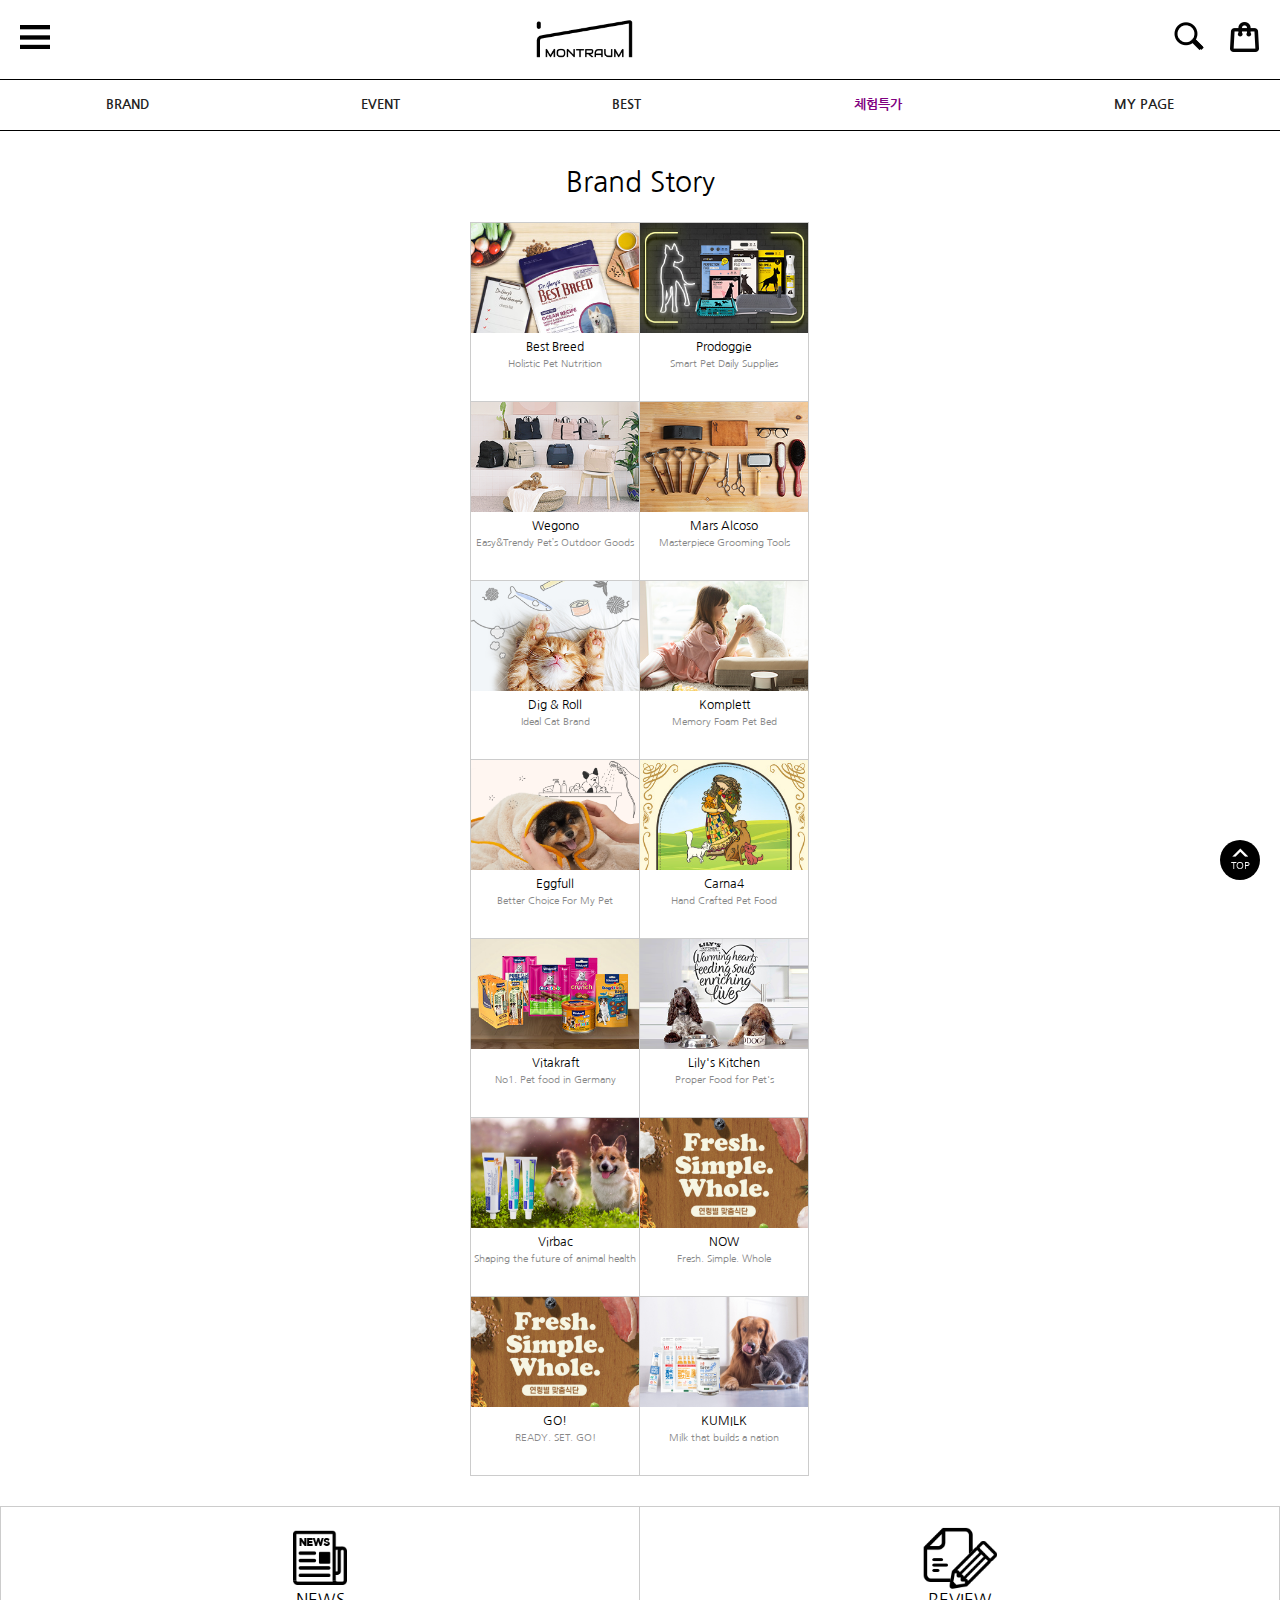
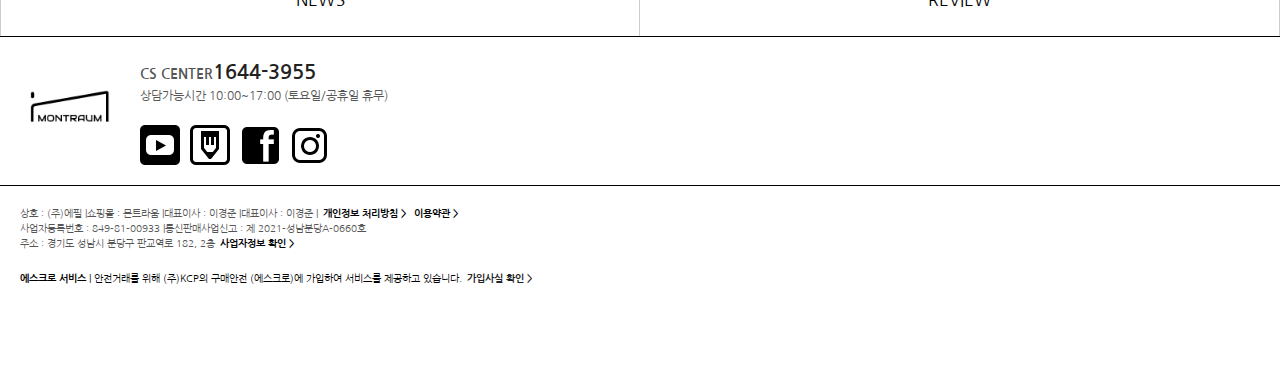
<file: montraum/mobile/brand.html>
<!DOCTYPE html>
<html lang="en">
    <head>
        <title>몬트라움 브랜드</title>
        <meta charset='utf-8'>
        <meta name='Viewport' content='width=device-width, initial-scale=1.0, minimum-scale=1.0, maximum-scale=1.6'>
        <meta name='Title' content='몬트라움 브랜드'>
        <meta name='Subject' content='몬트라움 브랜드'>
        <meta name='Keywords' content='몬트라움, 몬트라움 브랜드, 고양이사료, 강아지사료, 고양이용품, 고양이모래, 강아지간식, 강아지패드, 강아지용품, 고양이간식'>
        <meta name='Author' content='정은선'>
        <meta name='Publisher' content='정은선'>
        <meta name='Description' content='몬트라움'>
        <meta name='Author-Date' content='2022.09.05~09.06'>
        <meta name='Robots' content='index,follow'>
        <link rel="stylesheet" href="css/reset.css">
        <link rel="stylesheet" href="css/common.css">
        <link rel="stylesheet" href="css/brand.css">

        <script src="https://code.jquery.com/jquery-2.2.4.min.js"></script>
        <script src="js/common.js" defer></script>
        <script src="js/brand.js" defer></script>
    
        <!--[if (lte IE 9)]>
            <script src='js/lib/IE9.js'></script>
        <![endif]-->
    
        <!--[if (lte IE 8)]>
            <script src='js/lib/html5shiv.min.js'></script>
            <link rel='stylesheet' href='#'>
        <![endif]-->
    
        <!--[if (lte IE 7)]>
            <link rel='stylesheet' href='#'>
        <![endif]-->
    </head>
<body>
    <ul id="skip">
		<li><a href="#header">헤더 바로가기</a></li>
		<li><a href="#nav">메뉴 바로가기</a></li>
		<li><a href="#content">내용 바로가기</a></li>
		<li><a href="#footer">하단 바로가기</a></li>
	</ul>
    <div id="load" class="load">
		<img src="./img/img-ci.png" alt="몬트라움 로고 로딩">
	</div>
    <div id="wrap">
        <header id="header" class="header">
            <div class="container">
                <a href="javascript:" class="header-menuBtn"><img src="./img/btn_menu.png" alt="전체메뉴 버튼"></a>
                <h1 class="header-logo"><a href="index.html"><img src="./img/img_logo_old2.png" alt="몬트라움 로고"></a></h1>
				<div class="header-right">
					<div class="searchBtn"><a href="#"><img src="./img/blt_search.mobile.png" alt="검색"></a></div>
					<div class="shopCartBtn"><a href="#"><img src="./img/blt_cart.mobile.png" alt="장바구니"></a></div>
				</div>
            </div>
			<div class="header-menuWrap">
				<div class="header-menuWrap-top">
					<h1 class="header-logo"><a href="index.html"><img src="./img/img_sidebar_logo.png" alt="몬트라움 로고"></a></h1>
					<div class="menu-btn">
						<a href="join.html" title="회원가입" class="menu-join">회원가입</a>
						<a href="login.html" title="로그인" class="menu-login">로그인</a>
					</div>
					<a href="javascript:" class="header-close"><img src="./img/btn_close.png" alt="메뉴 닫기 버튼"></a>
				</div>
				<div class="header-menuWrap-event">
					<a href="#" class="best"><span>best</span></a>
					<a href="#" class="event"><span>event</span></a>
					<a href="#" class="membership"><span>membership</span></a>
				</div>
				<div class="header-menuWrap-tab">
					<div class="tab-menu">
						<ul class="tab-menu-list">
							<li class="active"><a href="#category-tab" title="category">category</a></li>
							<li><a href="#brand-tab" title="brand">brand</a></li>
							<li><a href="#community-tab" title="community">community</a></li>
						</ul>
					</div>
					<div class="tab-cont">
						<div id="category-tab" class="tab-list tab-cont-category active">
							<ul class="list-cont">
								<li class="list-cont-item active">
									<a href="javascript:" title="강아지 사료">강아지 사료</a>
									<ul class="item-list">
										<li><a href="#" title="홀리스틱">홀리스틱</a></li>
										<li><a href="#" title="울트라 프리미엄">울트라 프리미엄</a></li>
										<li><a href="#" title="그레인프리">그레인프리</a></li>
										<li><a href="#" title="연령별">연령별</a></li>
										<li><a href="#" title="간식&영양제">간식&영양제</a></li>
									</ul>
								</li>
								<li class="list-cont-item">
									<a href="javascript:" title="고양이 사료">고양이 사료</a>
									<ul class="item-list">
										<li><a href="#" title="홀리스틱">홀리스틱</a></li>
										<li><a href="#" title="울트라 프리미엄">울트라 프리미엄</a></li>
										<li><a href="#" title="그레인프리">그레인프리</a></li>
										<li><a href="#" title="연령별">연령별</a></li>
										<li><a href="#" title="간식&영양제">간식&영양제</a></li>
									</ul>
								</li>
								<li class="list-cont-item">
									<a href="javascript:" title="배변용품">배변용품</a>
									<ul class="item-list">
										<li><a href="#" title="표준형 4kg미만">표준형 4kg미만</a></li>
										<li><a href="#" title="대형 4kg이상">대형 4kg이상</a></li>
										<li><a href="#" title="초대형 5kg이상">초대형 5kg이상</a></li>
										<li><a href="#" title="패밀리 2마리이상">패밀리 2마리이상</a></li>
										<li><a href="#" title="배변훈련 전용">배변훈련 전용</a></li>
										<li><a href="#" title="외출 전용">외출 전용</a></li>
									</ul>
								</li>
								<li class="list-cont-item">
									<a href="javascript:" title="미용">미용</a>
									<ul class="item-list">
										<li><a href="#" title="콤">콤</a></li>
										<li><a href="#" title="코트킹">코트킹</a></li>
										<li><a href="#" title="브러쉬">브러쉬</a></li>
										<li><a href="#" title="가위">가위</a></li>
										<li><a href="#" title="목욕타올">목욕타올</a></li>
									</ul>
								</li>
								<li class="list-cont-item">
									<a href="javascript:" title="리빙/외출">리빙/외출</a>
									<ul class="item-list">
										<li><a href="#" title="탈취제">탈취제</a></li>
										<li><a href="#" title="백팩">백팩</a></li>
										<li><a href="#" title="슬링백">슬링백</a></li>
										<li><a href="#" title="방석&침대">방석&침대</a></li>
										<li><a href="#" title="넥카라">넥카라</a></li>
										<li><a href="#" title="장난감">장난감</a></li>
									</ul>
								</li>
								<li class="list-cont-item">
									<a href="javascript:" title="고양이 용품">고양이 용품</a>
									<ul class="item-list">
										<li><a href="#" title="화장실">화장실</a></li>
										<li><a href="#" title="벤토나이트 모래">벤토나이트 모래</a></li>
										<li><a href="#" title="두부 모래">두부 모래</a></li>
										<li><a href="#" title="미용 (털 관리)">미용 (털 관리)</a></li>
									</ul>
								</li>
							</ul>
						</div>
						<div id="brand-tab" class="tab-list tab-cont-brand">
							<ul class="list-cont">
								<li class="list-cont-brand">
									<div><a href="#" title="BEST BREED">BEST BREED <span class="info">(Holistic Pet Nutrition)</span></a></div>
									<div><a href="#" title="PRODOGGIE">PRODOGGIE <span class="info">(Smart Training Pad)</span></a></div>
									<div><a href="#" title="WEGONO">WEGONO <span class="info">(Easy&Trendy Pet’s Outdoor Goods)</span></a></div>
									<div><a href="#" title="MARS ALCOSO">MARS ALCOSO <span class="info">(Masterpiece Grooming Tools)</span></a></div>
									<div><a href="#" title="DIG & ROLL">DIG & ROLL <span class="info">(Ideal Cat Brand)</span></a></div>
									<div><a href="#" title="KOMPLETT">KOMPLETT <span class="info">(PET BED)</span></a></div>
									<div><a href="#" title="CARNA4">CARNA4 <span class="info">(Hand Crafted Pet Food)</span></a></div>
									<div><a href="#" title="Vitakraft">Vitakraft <span class="info">(No1. Pet food in Germany)</span></a></div>
									<div><a href="#" title="Lily's Kitchen">Lily's Kitchen <span class="info">(Proper Food for Pet's)</span></a></div>
									<div><a href="#" title="Virbac">Virbac <span class="info">(Shaping the future of animal health)</span></a></div>
								</li>
							</ul>
						</div>
						<div id="community-tab" class="tab-list tab-cont-community">
							<ul class="list-cont">
								<li class="list-cont-community">
									<div><a href="#" title="Product Review">Product Review</a></div>
									<div><a href="#" title="Notice">Notice</a></div>
									<div><a href="#" title="FAQ">FAQ</a></div>
									<div><a href="#" title="1:1 QNA">1:1 QNA</a></div>
									<div><a href="#" title="Membership">Membership</a></div>
									<div><a href="#" title="News">News</a></div>
								</li>
							</ul>
						</div>
					</div>
					<div class="tab-viewed">
						<p>viewed(0)</p>
					</div>
				</div>
			</div>
        </header>
		<div id="nav" class="nav">
			<ul>
				<li><a href="brand.html" title="BRAND">BRAND</a></li>
				<li><a href="#" title="EVENT">EVENT</a></li>
				<li><a href="#" title="BEST">BEST</a></li>
				<li><a href="#" title="체험특가" class="point">체험특가</a></li>
				<li><a href="#" title="MY PAGE">MY PAGE</a></li>
			</ul>
		</div>
        <div id="content" class="content">
            <h2>Brand Story</h2>
            <div class="brand">
                <ul>
                    <li class="brand-item">
                        <a href="#BestBreed">
                            <img src="./img/img_brand_1.png" alt="Best Breed">
                            <div class="brand-item-text">
                                <p class="brand-item-text-title">Best Breed</p>
                                <p class="brand-item-text-des">Holistic Pet Nutrition</p>
                            </div>
                            <div class="active"></div>
                        </a>                       
                    </li>
                    <li class="brand-item">
                        <a href="#Prodoggie">
                            <img src="./img/img_brand_2.jpg" alt="Prodoggie">
                            <div class="brand-item-text">
                                <p class="brand-item-text-title">Prodoggie</p>
                                <p class="brand-item-text-des">Smart Pet Daily Supplies</p>
                            </div>
                            <div class="active"></div>
                        </a>
                    </li>
                    <li class="brand-cont" id="BestBreed">
                        <div class="brand-cont-list">
                            <img src="./img/btn_close2.png" alt="닫기버튼" class="close">
                            <img src="./img/brandinfo_1.png" alt="Best Breed">
                            <button type="button">VIEW PRODUCT</button>
                        </div>
                    </li>
                    <li class="brand-cont" id="Prodoggie">
                        <div class="brand-cont-list">
                            <img src="./img/btn_close2.png" alt="닫기버튼" class="close">
                            <img src="./img/brandinfo_2.jpg" alt="Prodoggie">
                            <button type="button">VIEW PRODUCT</button>
                        </div>
                    </li>
                    <li class="brand-item">
                        <a href="#Wegono">
                            <img src="./img/img_brand_3.png" alt="Wegono">
                            <div class="brand-item-text">
                                <p class="brand-item-text-title">Wegono</p>
                                <p class="brand-item-text-des">Easy&Trendy Pet’s Outdoor Goods</p>
                                <div class="active"></div>
                            </div>
                        </a>
                    </li>
                    <li class="brand-item">
                        <a href="#MarsAlcoso">
                            <img src="./img/img_brand_4.png" alt="Mars Alcoso">
                            <div class="brand-item-text">
                                <p class="brand-item-text-title">Mars Alcoso</p>
                                <p class="brand-item-text-des">Masterpiece Grooming Tools</p>
                                <div class="active"></div>
                            </div>
                        </a>
                    </li>
                    <li class="brand-cont" id="Wegono">
                        <div class="brand-cont-list">
                            <img src="./img/btn_close2.png" alt="닫기버튼" class="close">
                            <img src="./img/brandinfo_3.jpg" alt="Wegono">
                            <button type="button">VIEW PRODUCT</button>
                        </div>
                    </li>
                    <li class="brand-cont" id="MarsAlcoso">
                        <div class="brand-cont-list">
                            <img src="./img/btn_close2.png" alt="닫기버튼" class="close">
                            <img src="./img/brandinfo_4.jpg" alt="Mars Alcoso">
                            <button type="button">VIEW PRODUCT</button>
                        </div>
                    </li>
                    <li class="brand-item">
                        <a href="#DigRoll">
                            <img src="./img/img_brand_5.png" alt="Dig & Roll">
                            <div class="brand-item-text">
                                <p class="brand-item-text-title">Dig & Roll</p>
                                <p class="brand-item-text-des">Ideal Cat Brand</p>
                                <div class="active"></div>
                            </div>
                        </a>
                    </li>
                    <li class="brand-item">
                        <a href="#Komplett">
                            <img src="./img/img_brand_6.png" alt="Komplett">
                            <div class="brand-item-text">
                                <p class="brand-item-text-title">Komplett</p>
                                <p class="brand-item-text-des">Memory Foam Pet Bed</p>
                                <div class="active"></div>
                            </div>
                        </a>
                    </li>
                    <li class="brand-cont" id="DigRoll">
                        <div class="brand-cont-list">
                            <img src="./img/btn_close2.png" alt="닫기버튼" class="close">
                            <img src="./img/brandinfo_5.jpg" alt="Dig & Roll">
                            <button type="button">VIEW PRODUCT</button>
                        </div>
                    </li>
                    <li class="brand-cont" id="Komplett">
                        <div class="brand-cont-list">
                            <img src="./img/btn_close2.png" alt="닫기버튼" class="close">
                            <img src="./img/brandinfo_6.jpg" alt="Komplett">
                            <button type="button">VIEW PRODUCT</button>
                        </div>
                    </li>
                    <li class="brand-item">
                        <a href="#Eggfull">
                            <img src="./img/img_brand_7.png" alt="Eggfull">
                            <div class="brand-item-text">
                                <p class="brand-item-text-title">Eggfull</p>
                                <p class="brand-item-text-des">Better Choice For My Pet</p>
                                <div class="active"></div>
                            </div>
                        </a>
                        
                    </li>
                    <li class="brand-item">
                        <a href="#Carna4">
                            <img src="./img/img_brand_8.jpg" alt="Carna4">
                            <div class="brand-item-text">
                                <p class="brand-item-text-title">Carna4</p>
                                <p class="brand-item-text-des">Hand Crafted Pet Food</p>
                                <div class="active"></div>
                            </div>
                        </a>
                    </li>
                    <li class="brand-cont" id="Eggfull">
                        <div class="brand-cont-list">
                            <img src="./img/btn_close2.png" alt="닫기버튼" class="close">
                            <img src="./img/brandinfo_7.jpg" alt="Eggfull">
                            <button type="button">VIEW PRODUCT</button>
                        </div>
                    </li>
                    <li class="brand-cont" id="Carna4">
                        <div class="brand-cont-list">
                            <img src="./img/btn_close2.png" alt="닫기버튼" class="close">
                            <img src="./img/brandinfo_8.jpg" alt="Carna4">
                            <button type="button">VIEW PRODUCT</button>
                        </div>
                    </li>
                    <li class="brand-item">
                        <a href="#Vitakraft">
                            <img src="./img/img_brand_9.jpg" alt="Vitakraft">
                            <div class="brand-item-text">
                                <p class="brand-item-text-title">Vitakraft</p>
                                <p class="brand-item-text-des">No1. Pet food in Germany</p>
                                <div class="active"></div>
                            </div>
                        </a>
                    </li>
                    <li class="brand-item">
                        <a href="#Lily">
                            <img src="./img/img_brand_10.png" alt="Lily's Kitchen">
                            <div class="brand-item-text">
                                <p class="brand-item-text-title">Lily's Kitchen</p>
                                <p class="brand-item-text-des">Proper Food for Pet's</p>
                                <div class="active"></div>
                            </div>
                        </a>
                    </li>
                    <li class="brand-cont" id="Vitakraft">
                        <div class="brand-cont-list">
                            <img src="./img/btn_close2.png" alt="닫기버튼" class="close">
                            <img src="./img/brandinfo_9.jpg" alt="Vitakraft">
                            <button type="button">VIEW PRODUCT</button>
                        </div>
                    </li>
                    <li class="brand-cont" id="Lily">
                        <div class="brand-cont-list">
                            <img src="./img/btn_close2.png" alt="닫기버튼" class="close">
                            <img src="./img/brandinfo_10.jpg" alt="Lily's Kitchen">
                            <button type="button">VIEW PRODUCT</button>
                        </div>
                    </li>
                    <li class="brand-item">
                        <a href="#Virbac">
                            <img src="./img/img_brand_11.jpg" alt="Virbac">
                            <div class="brand-item-text">
                                <p class="brand-item-text-title">Virbac</p>
                                <p class="brand-item-text-des">Shaping the future of animal health</p>
                                <div class="active"></div>
                            </div>
                        </a>
                    </li>
                    <li class="brand-item">
                        <a href="#NOW">
                            <img src="./img/img_brand_12.png" alt="NOW">
                            <div class="brand-item-text">
                                <p class="brand-item-text-title">NOW</p>
                                <p class="brand-item-text-des">Fresh. Simple. Whole</p>
                                <div class="active"></div>
                            </div>
                        </a>
                    </li>
                    <li class="brand-cont" id="Virbac">
                        <div class="brand-cont-list">
                            <img src="./img/btn_close2.png" alt="닫기버튼" class="close">
                            <img src="./img/brandinfo_11.jpg" alt="Virbac">
                            <button type="button">VIEW PRODUCT</button>
                        </div>
                    </li>
                    <li class="brand-cont" id="NOW">
                        <div class="brand-cont-list">
                            <img src="./img/btn_close2.png" alt="닫기버튼" class="close">
                            <img src="./img/brandinfo_12.jpg" alt="NOW">
                            <button type="button">VIEW PRODUCT</button>
                        </div>
                    </li>
                    <li class="brand-item">
                        <a href="#GO">
                            <img src="./img/img_brand_12.png" alt="GO!">
                            <div class="brand-item-text">
                                <p class="brand-item-text-title">GO!</p>
                                <p class="brand-item-text-des">READY. SET. GO!</p>
                                <div class="active"></div>
                            </div>
                        </a>
                    </li>
                    <li class="brand-item">
                        <a href="#KUMILK">
                            <img src="./img/img_brand_14.jpg" alt="KUMILK">
                            <div class="brand-item-text">
                                <p class="brand-item-text-title">KUMILK</p>
                                <p class="brand-item-text-des">Milk that builds a nation</p>
                                <div class="active"></div>
                            </div>
                        </a>
                    </li>
                    <li class="brand-cont" id="GO">
                        <div class="brand-cont-list">
                            <img src="./img/btn_close2.png" alt="닫기버튼" class="close">
                            <img src="./img/brandinfo_13.jpg" alt="GO!">
                            <button type="button">VIEW PRODUCT</button>
                        </div>
                    </li>
                    <li class="brand-cont" id="KUMILK">
                        <div class="brand-cont-list">
                            <img src="./img/btn_close2.png" alt="닫기버튼" class="close">
                            <img src="./img/brandinfo_14.jpg" alt="KUMILK">
                            <button type="button">VIEW PRODUCT</button>
                        </div>
                    </li>
                </ul>
           </div>
        </div>
        <div id="footer" class="footer">
			<div class="csCenter">
				<div class="csCenter-top">
					<div class="csCenter-top-news">news</div>
					<div class="csCenter-top-review">review</div>
				</div>
				<div class="csCenter-bottom">
					<h1><img src="./img/img-ci.png" alt="몬트라움 로고"></h1>
					<div class="csCenter-bottom-right">
						<p class="tel">CS CENTER<a href="#">1644-3955</a></p>
						<p class="cs-time">상담가능시간 10:00~17:00 (토요일/공휴일 휴무)</p>
						<div class="sns-icon">
							<ul>
								<li><a href="#"><img src="./img/youtubu_icon.png" alt="몬트라움 youtube"></a></li>
								<li><a href="#"><img src="./img/naver_icon.png" alt="몬트라움 네이버 포스트"></a></li>
								<li><a href="#"><img src="./img/facebook_icon.png" alt="몬트라움 facebook"></a></li>
								<li><a href="#"><img src="./img/instargram_icon.png" alt="몬트라움 instagram"></a></li>
							</ul>
						</div>
					</div>
				</div>
			</div>
			<div class="addressWrap">
				<ul>
					<li>상호 : (주)에필 | </li>
					<li>쇼핑몰 : 몬트라움 | </li>
					<li>대표이사 : 이경준 | </li>
					<li>대표이사 : 이경준 | </li>
					<li>
						<a href="#" title="개인정보 처리방침">개인정보 처리방침 ></a>
						<a href="#" title="이용약관">이용약관 ></a>
					</li>
				</ul>
				<ul>
					<li>사업자등록번호 : 849-81-00933 | </li>
					<li>통신판매사업신고 : 제 2021-성남분당A-0660호</li>
				</ul>
				<ul>
					<li>주소 : 경기도 성남시 분당구 판교역로 182, 2층  </li>
					<li><a href="#" title="사업자정보 확인">사업자정보 확인 ></a></li>
				</ul>
				<p class="ascrow"><span>에스크로 서비스</span> | 안전거래를 위해 (주)KCP의 구매안전 (에스크로)에 가입하여 서비스를 제공하고 있습니다.<a href="#" title="가입사실 확인">가입사실 확인 ></a></p>
			</div>
		</div>
        <div class="topBtn">
			<p>TOP</p>
		</div>
    </div>
</body>
</html>
</file>
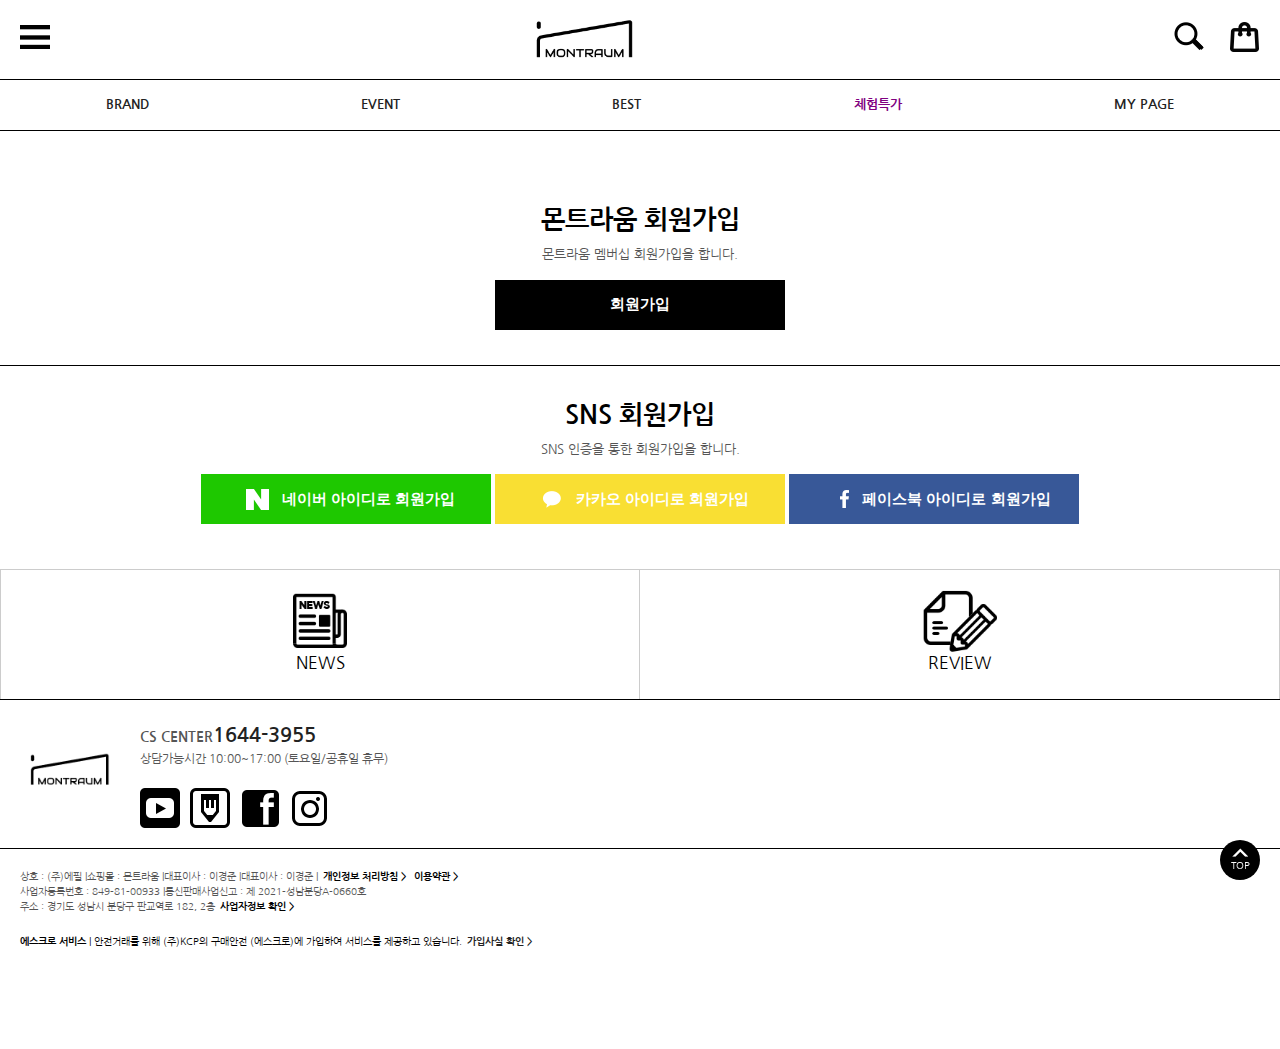
<file: montraum/mobile/join.html>
<!DOCTYPE html>
<html lang="en">
<head>
    <title>몬트라움 회원가입</title>
	<meta charset='utf-8'>
	<meta name='Viewport' content='width=device-width, initial-scale=1.0, minimum-scale=1.0, maximum-scale=1.6'>
	<meta name='Title' content='몬트라움 회원가입'>
	<meta name='Subject' content='몬트라움 회원가입'>
	<meta name='Keywords' content='몬트라움, 회원가입, 고양이사료, 강아지사료, 고양이용품, 고양이모래, 강아지간식, 강아지패드, 강아지용품, 고양이간식'>
	<meta name='Author' content='정은선'>
	<meta name='Publisher' content='정은선'>
	<meta name='Description' content='몬트라움 회원가입'>
	<meta name='Author-Date' content='2022.09.02'>
	<meta name='Robots' content='index,follow'>

    <link rel="stylesheet" href="css/reset.css">
    <link rel="stylesheet" href="css/common.css">
    <link rel="stylesheet" href="css/join.css">

    <script src="https://code.jquery.com/jquery-2.2.4.min.js"></script>
    <script src="js/common.js" defer></script>
</head>
<body>
    <ul id="skip">
		<li><a href="#header">헤더 바로가기</a></li>
		<li><a href="#nav">메뉴 바로가기</a></li>
		<li><a href="#content">내용 바로가기</a></li>
		<li><a href="#footer">하단 바로가기</a></li>
	</ul>
	<div id="load" class="load">
		<img src="./img/img-ci.png" alt="몬트라움 로고 로딩">
	</div>
    <div id="wrap">
        <header id="header" class="header">
            <div class="container">
                <a href="javascript:" class="header-menuBtn"><img src="./img/btn_menu.png" alt="전체메뉴 버튼"></a>
                <h1 class="header-logo"><a href="index.html"><img src="./img/img_logo_old2.png" alt="몬트라움 로고"></a></h1>
				<div class="header-right">
					<div class="searchBtn"><a href="#"><img src="./img/blt_search.mobile.png" alt="검색"></a></div>
					<div class="shopCartBtn"><a href="#"><img src="./img/blt_cart.mobile.png" alt="장바구니"></a></div>
				</div>
            </div>
			<div class="header-menuWrap">
				<div class="header-menuWrap-top">
					<h1 class="header-logo"><a href="index.html"><img src="./img/img_sidebar_logo.png" alt="몬트라움 로고"></a></h1>
					<div class="menu-btn">
						<a href="join.html" title="회원가입" class="menu-join">회원가입</a>
						<a href="login.html" title="로그인" class="menu-login">로그인</a>
					</div>
					<a href="javascript:" class="header-close"><img src="./img/btn_close.png" alt="메뉴 닫기 버튼"></a>
				</div>
				<div class="header-menuWrap-event">
					<a href="#" class="best"><span>best</span></a>
					<a href="#" class="event"><span>event</span></a>
					<a href="#" class="membership"><span>membership</span></a>
				</div>
				<div class="header-menuWrap-tab">
					<div class="tab-menu">
						<ul class="tab-menu-list">
							<li class="active"><a href="#category-tab" title="category">category</a></li>
							<li><a href="#brand-tab" title="brand">brand</a></li>
							<li><a href="#community-tab" title="community">community</a></li>
						</ul>
					</div>
					<div class="tab-cont">
						<div id="category-tab" class="tab-list tab-cont-category active">
							<ul class="list-cont">
								<li class="list-cont-item active">
									<a href="javascript:" title="강아지 사료">강아지 사료</a>
									<ul class="item-list">
										<li><a href="#" title="홀리스틱">홀리스틱</a></li>
										<li><a href="#" title="울트라 프리미엄">울트라 프리미엄</a></li>
										<li><a href="#" title="그레인프리">그레인프리</a></li>
										<li><a href="#" title="연령별">연령별</a></li>
										<li><a href="#" title="간식&영양제">간식&영양제</a></li>
									</ul>
								</li>
								<li class="list-cont-item">
									<a href="javascript:" title="고양이 사료">고양이 사료</a>
									<ul class="item-list">
										<li><a href="#" title="홀리스틱">홀리스틱</a></li>
										<li><a href="#" title="울트라 프리미엄">울트라 프리미엄</a></li>
										<li><a href="#" title="그레인프리">그레인프리</a></li>
										<li><a href="#" title="연령별">연령별</a></li>
										<li><a href="#" title="간식&영양제">간식&영양제</a></li>
									</ul>
								</li>
								<li class="list-cont-item">
									<a href="javascript:" title="배변용품">배변용품</a>
									<ul class="item-list">
										<li><a href="#" title="표준형 4kg미만">표준형 4kg미만</a></li>
										<li><a href="#" title="대형 4kg이상">대형 4kg이상</a></li>
										<li><a href="#" title="초대형 5kg이상">초대형 5kg이상</a></li>
										<li><a href="#" title="패밀리 2마리이상">패밀리 2마리이상</a></li>
										<li><a href="#" title="배변훈련 전용">배변훈련 전용</a></li>
										<li><a href="#" title="외출 전용">외출 전용</a></li>
									</ul>
								</li>
								<li class="list-cont-item">
									<a href="javascript:" title="미용">미용</a>
									<ul class="item-list">
										<li><a href="#" title="콤">콤</a></li>
										<li><a href="#" title="코트킹">코트킹</a></li>
										<li><a href="#" title="브러쉬">브러쉬</a></li>
										<li><a href="#" title="가위">가위</a></li>
										<li><a href="#" title="목욕타올">목욕타올</a></li>
									</ul>
								</li>
								<li class="list-cont-item">
									<a href="javascript:" title="리빙/외출">리빙/외출</a>
									<ul class="item-list">
										<li><a href="#" title="탈취제">탈취제</a></li>
										<li><a href="#" title="백팩">백팩</a></li>
										<li><a href="#" title="슬링백">슬링백</a></li>
										<li><a href="#" title="방석&침대">방석&침대</a></li>
										<li><a href="#" title="넥카라">넥카라</a></li>
										<li><a href="#" title="장난감">장난감</a></li>
									</ul>
								</li>
								<li class="list-cont-item">
									<a href="javascript:" title="고양이 용품">고양이 용품</a>
									<ul class="item-list">
										<li><a href="#" title="화장실">화장실</a></li>
										<li><a href="#" title="벤토나이트 모래">벤토나이트 모래</a></li>
										<li><a href="#" title="두부 모래">두부 모래</a></li>
										<li><a href="#" title="미용 (털 관리)">미용 (털 관리)</a></li>
									</ul>
								</li>
							</ul>
						</div>
						<div id="brand-tab" class="tab-list tab-cont-brand">
							<ul class="list-cont">
								<li class="list-cont-brand">
									<div><a href="#" title="BEST BREED">BEST BREED <span class="info">(Holistic Pet Nutrition)</span></a></div>
									<div><a href="#" title="PRODOGGIE">PRODOGGIE <span class="info">(Smart Training Pad)</span></a></div>
									<div><a href="#" title="WEGONO">WEGONO <span class="info">(Easy&Trendy Pet’s Outdoor Goods)</span></a></div>
									<div><a href="#" title="MARS ALCOSO">MARS ALCOSO <span class="info">(Masterpiece Grooming Tools)</span></a></div>
									<div><a href="#" title="DIG & ROLL">DIG & ROLL <span class="info">(Ideal Cat Brand)</span></a></div>
									<div><a href="#" title="KOMPLETT">KOMPLETT <span class="info">(PET BED)</span></a></div>
									<div><a href="#" title="CARNA4">CARNA4 <span class="info">(Hand Crafted Pet Food)</span></a></div>
									<div><a href="#" title="Vitakraft">Vitakraft <span class="info">(No1. Pet food in Germany)</span></a></div>
									<div><a href="#" title="Lily's Kitchen">Lily's Kitchen <span class="info">(Proper Food for Pet's)</span></a></div>
									<div><a href="#" title="Virbac">Virbac <span class="info">(Shaping the future of animal health)</span></a></div>
								</li>
							</ul>
						</div>
						<div id="community-tab" class="tab-list tab-cont-community">
							<ul class="list-cont">
								<li class="list-cont-community">
									<div><a href="#" title="Product Review">Product Review</a></div>
									<div><a href="#" title="Notice">Notice</a></div>
									<div><a href="#" title="FAQ">FAQ</a></div>
									<div><a href="#" title="1:1 QNA">1:1 QNA</a></div>
									<div><a href="#" title="Membership">Membership</a></div>
									<div><a href="#" title="News">News</a></div>
								</li>
							</ul>
						</div>
					</div>
					<div class="tab-viewed">
						<p>viewed(0)</p>
					</div>
				</div>
			</div>
        </header>
        <div id="nav" class="nav">
            <ul>
                <li><a href="brand.html" title="BRAND">BRAND</a></li>
                <li><a href="#" title="EVENT">EVENT</a></li>
                <li><a href="#" title="BEST">BEST</a></li>
                <li><a href="#" title="체험특가" class="point">체험특가</a></li>
                <li><a href="#" title="MY PAGE">MY PAGE</a></li>
            </ul>
        </div>
        <div id="content" class="content">
            <div class="joinWrap">
                <div class="join">
                    <h2>몬트라움 회원가입</h2>
                    <p>몬트라움 멤버십 회원가입을 합니다.</p>
                    <button type="button">회원가입</button>
                </div>
                <div class="sns-join">
                    <h2>SNS 회원가입</h2>
                    <p>SNS 인증을 통한 회원가입을 합니다.</p>
                    <div class="sns-join-button">
                        <button type="button" class="naver-btn">네이버 아이디로 회원가입</button>
                        <button type="button" class="kakao-btn">카카오 아이디로 회원가입</button>
                        <button type="button" class="face-btn">페이스북 아이디로 회원가입</button>
                    </div>
                </div>
            </div>
        </div>
        <div id="footer" class="footer">
            <div class="csCenter">
                <div class="csCenter-top">
                    <div class="csCenter-top-news">news</div>
                    <div class="csCenter-top-review">review</div>
                </div>
                <div class="csCenter-bottom">
                    <h1><img src="./img/img-ci.png" alt="몬트라움 로고"></h1>
                    <div class="csCenter-bottom-right">
                        <p class="tel">CS CENTER<a href="#">1644-3955</a></p>
                        <p class="cs-time">상담가능시간 10:00~17:00 (토요일/공휴일 휴무)</p>
                        <div class="sns-icon">
                            <ul>
                                <li><a href="#"><img src="./img/youtubu_icon.png" alt="몬트라움 youtube"></a></li>
                                <li><a href="#"><img src="./img/naver_icon.png" alt="몬트라움 네이버 포스트"></a></li>
                                <li><a href="#"><img src="./img/facebook_icon.png" alt="몬트라움 facebook"></a></li>
                                <li><a href="#"><img src="./img/instargram_icon.png" alt="몬트라움 instagram"></a></li>
                            </ul>
                        </div>
                    </div>
                </div>
            </div>
            <div class="addressWrap">
                <ul>
                    <li>상호 : (주)에필 | </li>
                    <li>쇼핑몰 : 몬트라움 | </li>
                    <li>대표이사 : 이경준 | </li>
                    <li>대표이사 : 이경준 | </li>
                    <li>
                        <a href="#" title="개인정보 처리방침">개인정보 처리방침 ></a>
                        <a href="#" title="이용약관">이용약관 ></a>
                    </li>
                </ul>
                <ul>
                    <li>사업자등록번호 : 849-81-00933 | </li>
                    <li>통신판매사업신고 : 제 2021-성남분당A-0660호</li>
                </ul>
                <ul>
                    <li>주소 : 경기도 성남시 분당구 판교역로 182, 2층  </li>
                    <li><a href="#" title="사업자정보 확인">사업자정보 확인 ></a></li>
                </ul>
                <p class="ascrow"><span>에스크로 서비스</span> | 안전거래를 위해 (주)KCP의 구매안전 (에스크로)에 가입하여 서비스를 제공하고 있습니다.<a href="#" title="가입사실 확인">가입사실 확인 ></a></p>
            </div>
        </div>
		<div class="topBtn">
			<p>TOP</p>
		</div>
    </div>    
</body>
</html>
</file>
<file: portfolio/css/style.css>
@charset "utf-8";
@import url('https://fonts.googleapis.com/css2?family=Shrikhand&display=swap');


#home{width: 100%; height: 100vh;}
#about{width: 100%; height: 100vh;}
#skill{width: 100%; height: 100vh;}
#portfolio{width: 100%; height: 100vh;}
#contact{width: 100%; height: 100vh;}
.section{position: relative;}
.sectionTitle{font-family: 'Shrikhand', cursive; font-weight: bold; font-size: 100px;letter-spacing: 15px; text-transform: capitalize; color: rgb(76 109 150 / 60%); position: absolute; top: 120px; left: 150px; }
.container{max-width: 1000px; margin: 0 auto;}

/* home */
.home{position: relative;   background:radial-gradient(ellipse at center, rgba(255,254,234,1) 0%, rgba(255,254,234,1) 35%, #B7E8EB 100%);}
.home .typeText{font-size: 100px; text-align: center; position: absolute; top: 45%; left: 50%; transform: translate(-50%,-50%);}
.logo{ top: 10px; width: 150px; z-index: 2000;}
.logo img{position: absolute; top: 0; left: 0;}
.logo img.logo-rotate{animation: logoRo 10s linear infinite;transform-origin: 50% 50%;}
.nav-pills .nav-link.active{background: #333;}
@keyframes logoRo {
  100%{transform: rotate(360deg);}
}

/* about */
.about{background: url(../img/about-bg.png) no-repeat;}
.about .container{padding-top:16%;}
.about .container .card img{height: 100%;}
/* skill */
.skill .container{padding-top: 300px;}
.skillBar li{padding: 10px 0;}
.skillBar li span{width: 200px; font-size: 20px;}
.skillBar li .progress{height: 30px;}
.skillIcon{margin-top: 100px;}
.skillIcon li{text-align: center; float: left; width: 25%; margin-bottom: 30px;}
.skillIcon li img{width: 30px; height: 30px;}
.skillIcon li span{display: block; margin-top: 3px; text-transform: capitalize; font-weight: bold;}


/* portfolio */
.portfolio .port-slide{padding-top:30%;}
.portfolio .port-slide .slide-item.pf1 img{background: url(../img/port-bg1.png) no-repeat;}
.portfolio .port-slide .slide-item img{width: 630px; height: 470px;}
.portfolio .port-slide .slide-item .slide-text{width: 500px; height: 400px; font-weight: bold; padding-top: 50px;}
.portfolio .port-slide .slide-item .slide-text .mainTitle{font-size: 20px;}
.portfolio .port-slide .slide-item .slide-text .title{font-size: 30px;}
.portfolio .port-slide .slide-item .slide-text .des{font-size: 16px; padding-left: 0;}
.portfolio .port-slide .slide-item .slide-text .des li{padding-right: 20px; color: rgb(107, 107, 107);}
.portfolio .port-slide .slide-item .slide-text .demo-des{padding: 10px 0;}
.portfolio .port-slide .slide-item .slide-text .demo-des span{width: 100px; display: inline-block;}
.portfolio .port-slide .slide-item .slide-text .demo-des span:nth-child(2){width: 200px;}
.portfolio .port-slide .slide-item .slide-text .btn-link a{display: block; width: 140px; height: 40px; border: 1px solid #425a73; border-radius: 5px; line-height: 40px; transition: .3s;}
.portfolio .port-slide .slide-item .slide-text .btn-link a:hover{background: #425a73; color: #fff !important;}
.port-slide .swiper-pagination{text-align: left; bottom: 58px; left: 130px;}
.port-slide .swiper-button-next,.port-slide .swiper-button-prev{top: 90%; color: #333 !important;}
.port-slide .swiper-button-next{right: 680px;}
.port-slide .swiper-button-prev{left: 0;}
.port-slide .swiper-button-next::after,.port-slide .swiper-button-prev::after{font-size: 20px;}

/* contact */
.contact{overflow: hidden;}
.contact .container{ padding-top: 15%; max-width: 1200px;}
.contact .container .dataWrap .clock{white-space: nowrap; font-size: 80px; }
.contact .container .dataWrap .data{font-size: 20px; text-align: right;}
.contact .container .footTitle{font-size: 120px;}
.contact .container .sns-link a{margin: 0 30px;}
.contact .container .sns-link a img{width: 50px; }
.contact .container .sns-link a span{display: block; color: #000; text-transform: capitalize; font-weight: bold;}

.contact .contactBg{height: 5%; width:100%; position:absolute; bottom:0; left:0;  background: #015871;}
  
  .wave {
    background: url(https://s3-us-west-2.amazonaws.com/s.cdpn.io/85486/wave.svg) repeat-x; 
    position: absolute;
    top: -198px;
    width: 6400px;
    height: 198px;
    animation: wave 7s cubic-bezier( 0.36, 0.45, 0.63, 0.53) infinite;
    transform: translate3d(0, 0, 0);
  }
  
  .wave:nth-of-type(2) {
    top: -175px;
    animation: wave 7s cubic-bezier( 0.36, 0.45, 0.63, 0.53) -.125s infinite, swell 7s ease -1.25s infinite;
    opacity: 1;
  }
  
  @keyframes wave {
    0% {
      margin-left: 0;
    }
    100% {
      margin-left: -1600px;
    }
  }
  
  @keyframes swell {
    0%, 100% {
      transform: translate3d(0,-25px,0);
    }
    50% {
      transform: translate3d(0,5px,0);
    }
  }
  .copy{ bottom: 30px; transform: translateX(-50%);}
  .copy span{display: block; font-size: 13px; }
</file>
<file: spo/css/style2.css>
@charset "utf-8";
#section{overflow: auto; margin-bottom: 80px;}

/* 배너 */
.top-visual{width: 100%; height: 172px; border-bottom: 1px solid #ddd;}
.top-visual>p{color: #fff; text-align: center; font-size: 32px; line-height: 130px; background: url(../img/top_visual01.png);}
#top-wrap .util{height: 42px;}
#top-wrap .util li{float: left; line-height: 40px;}
#top-wrap .util li a{color: #808080;}
#top-wrap .util li a>span{color: #333}
#top-wrap .util li .home{background: url(../img/ico_home.png) no-repeat; width: 16px; height: 14px; text-indent: -9999px; display: block; position: relative; top: 13px;}
#top-wrap .util li a:before{content: ' >  '; padding-left: 10px;}
#top-wrap .util .print{float: right;}
#top-wrap .util .print a{background: url(../img/ico_print.png) no-repeat top; display: block; width: 16px; text-indent: -9999px; position: relative; top: 13px;}

/* side메뉴 */
.aside{width: 220px; height: 417px; background: #fff; float: left;}
.aside h2{font-size: 26px; color: #111; border-bottom: 3px solid #333; height: 57px; font-weight: bold;}
.dep2{border-bottom: 1px solid #ddd;}
.dep2.always>ul{display: block;}
.aside>.inc>li.always>a::before{content:''; display: inline-block; background: url(../img/bg_lnb.png) no-repeat 0 -24px !important; width: 12px; height: 12px; position: absolute;right: 12px; top: 50%; transform: translateY(-50%);}
.sub.on>ul{display: block;}
.aside>ul>li>a{font-size: 17px; color: #666; display: block; padding: 18px 11px; position: relative;}
.aside>.inc>li>a:hover{color:#346d94;}
.aside>.inc>li>a:hover::before{background-position: 0 -48px;}
.aside>.inc>.sub>a:hover::before{background-position: 0 -12px;}
.aside>ul .sub.on>a{color: #333;}
.dep3.on>a{color: #fff; background:#346d94; }
.dep2 ul .dep3:hover>a{color: #fff; background:#346d94; }
.sub>ul{margin-top: -10px; padding-bottom: 13px; display: none;}
.sub>ul>.dep3 a{padding:4px 10px 3px 30px; display: block;}
.aside>.inc>li.on>a::before{content:''; display: inline-block; background: url(../img/bg_lnb.png) no-repeat 0 -24px !important; width: 12px; height: 12px; position: absolute;right: 12px; top: 50%; transform: translateY(-50%);}
.aside>.inc>li>a::before{content:''; display: inline-block; background: url(../img/bg_lnb.png) no-repeat 0 -36px; width: 12px; height: 12px; position: absolute;right: 12px; top: 50%; transform: translateY(-50%);}
.aside>.inc>.sub>a::before{background: url(../img/bg_lnb.png) no-repeat 0 0;}
.aside .side-banner{margin-top: 20px; border: 1px solid #c9cfd5; background-color: #eff3f5; box-sizing: border-box; padding: 0px 21px;}
.aside .side-banner .call{border-bottom: 1px solid #c0c0c0; padding: 24px 0 15px 30px; background: url(../img/bg_lnbbnr1.png) no-repeat 1px 22px;}
.aside .side-banner .call p{font-size: 18px; color: #666;}
.aside .side-banner .call p span{color: #333; font-size: 14px; display: block; line-height: .5;}
.aside .side-banner .call p em{font-size: 29px; color: #286289; font-weight: bold;}

.aside .side-banner .info{ padding: 24px 0;}
.aside .side-banner .info span{display: block; line-height: 16px;}
.aside .side-banner .info span a{display: block; font-size: 14px; color: #333;}
.info .sch{background: url(../img/bg_lnbbnr2.png) no-repeat 100% 0; }
.info .visit{background: url(../img/bg_lnbbnr2.png) no-repeat 100% 100%; margin-top: 10px;}

/* 민원안내내용 */
.content{float: left; width: 830px; margin: 0 auto; margin-left: 50px;}
.content h3{font-size: 24px; font-weight: bold; color: #111; margin-bottom: 26px;}
.content h4{font-size: 18px; font-weight: bold; color: #333; margin: 30px 0 15px 0; letter-spacing: -2px;}
.cont-box{width: 830px; background:#e7edf1; position: relative; padding: 36px 40px; box-sizing: border-box; margin-bottom: 40px;}
.cont-box p{display: inline-block; font-size: 17px; color:#333; letter-spacing: -2px; line-height: 24px;}
.cont-box p strong{color:#013e68;}
.cont-box span{width: 125px; height: 75px; float: right;}
.content h5{color:#013e68; font-size: 17px; font-weight: bold; margin:25px 0 12px; letter-spacing: -2px;}
h4.cont-h + h5.cont-h{margin-top: 15px;}
.text-list{margin-top: 15px; line-height: 1.7; letter-spacing: -2px;}
.text-list li{background: url(../img/blt_list.png) no-repeat 0 8px;    padding-left: 13px; font-size: 14px; color: #666;font-weight: normal;}
.text-list li.desc{background:none; position: relative; line-height: 20px;margin-top: 5px;}
.text-list li.desc::before{content:'-'; display: inline-block; font-size: 14px; position: absolute; top: 0; left: 0;}
.text-list li.desc a{color:#ad1600; text-decoration: underline;}

.infobox{background:#f5f5f5; padding: 30px; box-sizing: border-box; border: 1px solid #ddd;}
.infobox.top{ margin-top: 25px; border: none;}
.info-list{display:table; table-layout: fixed;width: 100%;}
.info-list dl{display: table-cell; letter-spacing: -1px;}
.info-list dl dt{font-size: 17px; color: #333; font-weight: bold; position: relative; padding-left: 25px; margin-bottom: 10px;}
.info-list dl dt::before{content:''; background: url(../img/blt_chk.png) no-repeat; width: 16px; height:16px; position: absolute; top: 4px; left: 0;}
.info-list dl dd{font-size: 14px; color: #666; line-height: 1.5; letter-spacing: -2px;}
.info-list dl:last-child{padding-left: 30px; border-left: 1px solid #ddd;}

.infobox.bottom{margin-top:50px;}
.infobox.bottom h5.noti{font-size: 18px; color:#333; font-weight: bold; margin: 0 0 20px 0; padding-left: 32px; background: url(../img/blt_notibox.png) no-repeat top left;}
.info{border-top: 1px solid #ccc; padding-top: 20px;}
.info .text-list + p{margin-top: 25px;}
</file>
<file: spo/css/style3.css>
@charset "utf-8";
/* 배너 */
.top-visual{width: 100%; height: 172px; border-bottom: 1px solid #ddd;}
.top-visual>p{color: #fff; text-align: center; font-size: 32px; line-height: 130px; background: url(../img/top_visual01.png);}
#top-wrap .util{height: 42px;}
#top-wrap .util li{float: left; line-height: 40px;}
#top-wrap .util li a{color: #808080;}
#top-wrap .util li a>span{color: #333}
#top-wrap .util li .home{background: url(../img/ico_home.png) no-repeat; width: 16px; height: 14px; text-indent: -9999px; display: block; position: relative; top: 13px;}
#top-wrap .util li a:before{content: ' >  '; padding-left: 10px;}
#top-wrap .util .print{float: right;}
#top-wrap .util .print a{background: url(../img/ico_print.png) no-repeat top; display: block; width: 16px; text-indent: -9999px; position: relative; top: 13px;}

#section{overflow: auto; margin-bottom: 80px;}
/* side메뉴 */
.aside{width: 220px; background: #fff; float: left;}
.aside h2{font-size: 26px; color: #111; border-bottom: 3px solid #333; height: 57px; font-weight: bold;}
.dep2{border-bottom: 1px solid #ddd;}
.dep2.always>ul{display: block;}
.aside>.inc>li.always>a::before{content:''; display: inline-block; background: url(../img/bg_lnb.png) no-repeat 0 -24px !important; width: 12px; height: 12px; position: absolute;right: 12px; top: 50%; transform: translateY(-50%);}
.sub.on>ul{display: block;}
.aside>ul>li>a{font-size: 17px; color: #666; display: block; padding: 18px 11px; position: relative;}
.aside>.inc>li>a:hover{color:#346d94;}
.aside>.inc>li>a:hover::before{background-position: 0 -48px;}
.aside>.inc>.sub>a:hover::before{background-position: 0 -12px;}
.aside>ul .sub.on>a{color: #333;}
.dep3.on>a{color: #fff; background:#346d94; }
.dep2 ul .dep3:hover>a{color: #fff; background:#346d94; }
.sub>ul{margin-top: -10px; padding-bottom: 13px; display: none;}
.sub>ul>.dep3 a{padding:4px 10px 3px 30px; display: block;}
.aside>.inc>li.on>a::before{content:''; display: inline-block; background: url(../img/bg_lnb.png) no-repeat 0 -24px !important; width: 12px; height: 12px; position: absolute;right: 12px; top: 50%; transform: translateY(-50%);}
.aside>.inc>li>a::before{content:''; display: inline-block; background: url(../img/bg_lnb.png) no-repeat 0 -36px; width: 12px; height: 12px; position: absolute;right: 12px; top: 50%; transform: translateY(-50%);}
.aside>.inc>.sub>a::before{background: url(../img/bg_lnb.png) no-repeat 0 0;}
.aside .side-banner{margin-top: 20px; border: 1px solid #c9cfd5; background-color: #eff3f5; box-sizing: border-box; padding: 0px 21px;}
.aside .side-banner .call{border-bottom: 1px solid #c0c0c0; padding: 24px 0 15px 30px; background: url(../img/bg_lnbbnr1.png) no-repeat 1px 22px;}
.aside .side-banner .call p{font-size: 18px; color: #666;}
.aside .side-banner .call p span{color: #333; font-size: 14px; display: block; line-height: .5;}
.aside .side-banner .call p em{font-size: 29px; color: #286289; font-weight: bold;}

.aside .side-banner .info{ padding: 24px 0;}
.aside .side-banner .info span{display: block; line-height: 16px;}
.aside .side-banner .info span a{display: block; font-size: 14px; color: #333;}
.info .sch{background: url(../img/bg_lnbbnr2.png) no-repeat 100% 0; }
.info .visit{background: url(../img/bg_lnbbnr2.png) no-repeat 100% 100%; margin-top: 10px;}


/* 내용 */
.content{float: left; width: 830px; margin: 0 auto; margin-left: 50px;}
.content h3{font-size: 24px; font-weight: bold; color: #111; margin-bottom: 26px;}
.content h4{font-size: 18px; font-weight: bold; color: #333; margin: 30px 0 15px 0; letter-spacing: -2px;}
.content h5{color:#013e68; font-size: 17px; font-weight: bold; margin:25px 0 12px; letter-spacing: -2px;}
h4.cont-h + h5.cont-h{margin-top: 15px;}
/* tab */
.tab-area{margin-bottom: 40px;}
.tab-area .tab{height: 55px; background: url(../img/bg_tab.png) repeat-x left top; background-position: 0 5px; }
.tab-area .tab li{width: 208px; height: 53px; float: left; text-align: center; display: table; background: #eee; border: 1px solid #ddd;position: relative; top: -2px;}
.tab-area .tab li a{display:block; height: 52px; line-height: 52px; font-size: 17px; color: #666; display: table-cell;}
.tab-area .tab .on{border: 2px solid #555555; border-bottom: none; background: #fff; height: 55px;}
.tab-area .tab li.on a{color:#333;}
/* text-list */
.text-list{margin-top: 15px; line-height: 1.7; letter-spacing: -2px;}
.text-list li{background: url(../img/blt_list.png) no-repeat 0 8px;    padding-left: 13px; font-size: 14px; color: #666;font-weight: normal;}
.text-list li.desc{background:none; position: relative; line-height: 20px;margin-top: 5px;}
.text-list li.desc::before{content:'-'; display: inline-block; font-size: 14px; position: absolute; top: 0; left: 0;}
.text-list li.desc a{color:#ad1600; text-decoration: underline;}

.intro-wrap .text-list li{margin-top: 10px;}
.intro-wrap .text-list li:first-child{margin-top:0;}

.crime-box{overflow: hidden;}
.crime-box li{float: left; width: 150px; margin-left: 20px;}
.crime-box li:first-child{ margin-left: 0px;}
.crime-box li dl{width: 100%;}
.crime-box li dl dt{background: #1d7a98; color: #fff; font-size: 14px; text-align: center; padding: 8px 15px 7px; letter-spacing: -1px;}
.crime-box li dl dd{font-size: 13px; color: #666; line-height: 22px; padding: 14px 10px 14px 14px; border: 1px solid #ddd; border-top: none; height: 188px;}

.depart-wrap{padding: 15px 20px; background: #e8edf1; margin-top: 30px;}
.depart-wrap p{background: url(../img/blt_list.png) no-repeat 0 8px;padding-left: 13px; color: #666;}

.year-wrap{clear: both; display: none;}
.year-wrap p{font-size: 14px; color: #666; letter-spacing: -1px;}
.history-wrap .history{position: relative; margin-left: 240px; padding: 0 0 45px 50px; border-left: 2px solid #ddd;}
.history .photo{display: block; position: absolute; top: 0; left: -210px;}
.history-wrap .history:last-child{padding: 0 0 0 50px;}
.history .photo img{width: 160px; }
.history .year{display: inline-block; margin: 0; font-size: 18px; color: #013e68; letter-spacing: 0px; border-bottom: 1px solid #3593b2; padding-bottom: 8px; position: relative; top: -4px;}
.history .year::before{content: ''; width: 10px; height: 10px; border: 4px solid #5d92af; position:absolute; border-radius: 50%; top: 4px; left: -60px; background: #fff;}
.history .data{display: block; font-size: 14px; color: #333; margin: 0; background: url(../img/blt_h4.png) no-repeat left 8px; padding-left: 13px; margin: 20px 0 10px;}
.history .txt{padding-left: 13px; background: url(../img/blt_list.png) no-repeat 0 8px; line-height: 1.6;}
.history .year + .txt{margin-top: 18px;}
</file>
<file: spo/css/style5.css>
@charset "utf-8";
/* 배너 */
.top-visual{width: 100%; height: 172px; border-bottom: 1px solid #ddd;}
.top-visual>p{color: #fff; text-align: center; font-size: 32px; line-height: 130px; background: url(../img/top_visual05.png);}
#top-wrap .util{height: 42px;}
#top-wrap .util li{float: left; line-height: 40px;}
#top-wrap .util li a{color: #808080;}
#top-wrap .util li a>span{color: #333}
#top-wrap .util li .home{background: url(../img/ico_home.png) no-repeat; width: 16px; height: 14px; text-indent: -9999px; display: block; position: relative; top: 13px;}
#top-wrap .util li a:before{content: ' >  '; padding-left: 10px;}
#top-wrap .util .print{float: right;}
#top-wrap .util .print a{background: url(../img/ico_print.png) no-repeat top; display: block; width: 16px; text-indent: -9999px; position: relative; top: 13px;}

#section{overflow: auto; margin-bottom: 80px;}
/* side메뉴 */
.aside{width: 220px; background: #fff; float: left;}
.aside h2{font-size: 26px; color: #111; border-bottom: 3px solid #333; height: 57px; font-weight: bold;}
.dep2{border-bottom: 1px solid #ddd;}
.dep2.always>ul{display: block;}
.aside>.inc>li.always>a::before{content:''; display: inline-block; background: url(../img/bg_lnb.png) no-repeat 0 -24px !important; width: 12px; height: 12px; position: absolute;right: 12px; top: 50%; transform: translateY(-50%);}
.sub.on>ul{display: block;}
.aside>ul>li>a{font-size: 17px; color: #666; display: block; padding: 18px 11px; position: relative;}
.aside>.inc>li>a:hover{color:#346d94;}
.aside>.inc>li>a:hover::before{background-position: 0 -48px;}
.aside>.inc>.sub>a:hover::before{background-position: 0 -12px;}
.aside>ul .sub.on>a{color: #333;}
.dep3.on>a{color: #fff; background:#346d94; }
.dep2 ul .dep3:hover>a{color: #fff; background:#346d94; }
.sub>ul{margin-top: -10px; padding-bottom: 13px; display: none;}
.sub>ul>.dep3 a{padding:4px 10px 3px 30px; display: block;}
.aside>.inc>.dep2.sub.on>a::before{content:''; display: inline-block; background: url(../img/bg_lnb.png) no-repeat 0 -24px !important; width: 12px; height: 12px; position: absolute;right: 12px; top: 50%; transform: translateY(-50%);}
.aside>.inc>.dep2.on>a::before{content:''; display: inline-block; background: url(../img/bg_lnb.png) no-repeat 0 -48px !important; width: 12px; height: 12px; position: absolute;right: 12px; top: 50%; transform: translateY(-50%);}
.aside>.inc>li>a::before{content:''; display: inline-block; background: url(../img/bg_lnb.png) no-repeat 0 -36px; width: 12px; height: 12px; position: absolute;right: 12px; top: 50%; transform: translateY(-50%);}
.aside>.inc>.sub>a::before{background: url(../img/bg_lnb.png) no-repeat 0 0;}
.aside .side-banner{margin-top: 20px; border: 1px solid #c9cfd5; background-color: #eff3f5; box-sizing: border-box; padding: 0px 21px;}
.aside .side-banner .call{border-bottom: 1px solid #c0c0c0; padding: 24px 0 15px 30px; background: url(../img/bg_lnbbnr1.png) no-repeat 1px 22px;}
.aside .side-banner .call p{font-size: 18px; color: #666;}
.aside .side-banner .call p span{color: #333; font-size: 14px; display: block; line-height: .5;}
.aside .side-banner .call p em{font-size: 29px; color: #286289; font-weight: bold;}

.aside .side-banner .info{ padding: 24px 0;}
.aside .side-banner .info span{display: block; line-height: 16px;}
.aside .side-banner .info span a{display: block; font-size: 14px; color: #333;}
.info .sch{background: url(../img/bg_lnbbnr2.png) no-repeat 100% 0; }
.info .visit{background: url(../img/bg_lnbbnr2.png) no-repeat 100% 100%; margin-top: 10px;}


/* 민원안내내용 */
.content{float: left; width: 830px; margin: 0 auto; margin-left: 50px;}
.content h3{font-size: 24px; font-weight: bold; color: #111; margin-bottom: 26px;}
.content h4{font-size: 18px; font-weight: bold; color: #333; margin: 30px 0 15px 0; letter-spacing: -2px;}
.cont-box{width: 830px; background:#e7edf1; position: relative; padding: 36px 40px; box-sizing: border-box; margin-bottom: 40px;}
.cont-box p{font-size: 17px; color:#333; letter-spacing: -2px;line-height: 24px; display: inline-block;}
.cont-box p strong{color:#013e68;}
.cont-box span{width: 125px; height: 75px; float: right;}
.content h5{color:#013e68; font-size: 17px; font-weight: bold; margin:25px 0 12px; letter-spacing: -2px;}
h4.cont-h + h5.cont-h{margin-top: 15px;}

/* Search Box */
.search-box{width: 830px; background: #ddd; border: 1px solid #eee; padding: 20px 0; text-align: center; margin-bottom: 40px;}
.search-list{display: inline-block;}
.search-list .sch-list{width: 160px; box-sizing: border-box; padding: 7px 27px 6px 15px; border: 1px solid #c0c0c0; vertical-align: middle;}
.search-list .sch-list option{padding: 10px 20px 9px 5px;}
.search-list .sch-list:focus{outline: none;}
.search-list .sch-list option:hover{color: #034a73; text-decoration: underline;}
.select-style{display: inline-block;}
.select-style .slt-style{box-sizing: border-box; width: 110px; padding: 7px 27px 6px 15px; border: 1px solid #c0c0c0; vertical-align: middle;}
.sch-but{display: inline-block; }
.sch-but .sch-keyword{display: inline-block; width: 160px; height: 35px; box-sizing: border-box; padding: 0 13px; border: 1px solid #c0c0c0; border: 1px solid #c0c0c0; vertical-align: middle;}
.sch-but a{display: inline-block; height: 35px; width: 90px; font-size: 14px; color: #074a73; font-weight: bold; border: 1px solid #074a73; padding: 0 20px; box-sizing: border-box; line-height: 35px; text-align: right; background: #fff url(../img/blt_search.png) no-repeat 18px 9px; }

/* brd-top */
.brd-top{margin-bottom: 20px;}
.brd-top span{font-size: 16px; color: #666;letter-spacing: -2px;}
.brd-top span em{color: #015a91; font-weight: bold; margin-left: 5px;letter-spacing: 0;}

/* brd-list table */
.brd-list{position: relative; font-family: '맑은 고딕', 'Malgun Gothic', 'Sans-serif' !important;}
.brd-table{border-collapse: collapse;border-top: 2px solid #333; table-layout: fixed}
.brd-table tr:first-child th{font-weight: bold; color: #333;}
.brd-table tr th:nth-child(2),.brd-table tr .title{width: 373px;}
.brd-table tr th:nth-child(5){width: 124px;}
.brd-table th,.brd-table td{border-bottom: 1px solid #ddd; font-size: 14px; font-weight: normal; height: 45px; width: 83px; text-align: center;}
.brd-table tr .title{ text-align: left;}
.brd-table td a{ display: inline-block;width: 373px; text-overflow:ellipsis; overflow:hidden; white-space:nowrap;}
.brd-table tr td .file{background: url(../img/ico_file.png) no-repeat 0 0; width: 20px; height: 18px; display: block; margin: 0 auto;}

/* table control */
.brd-list .pager{display: flex; justify-content: center; margin: 30px 0 40px;}
.brd-list .pager button{background: url(../img/btn_paging_m.png) no-repeat 0 0; width: 35px; height: 35px; background-size: 66px 132px; border: 1px solid #c0c0c0; cursor: pointer;margin-left: -1px;}
.brd-list .pager .prev{background-position: 0 -66px; margin-right: 15px;}
.brd-list .pager .last-next{background-position: 0 -33px;}
.brd-list .pager .next{background-position: 0 -99px; margin-left: 15px;}

.brd-list .pager .first-prev:hover{background-position: -33px 0;}
.brd-list .pager .prev:hover{background-position: -33px -66px;}
.brd-list .pager .last-next:hover{background-position: -33px -33px;}
.brd-list .pager .next:hover{background-position: -33px -99px;}
.brd-list .pager .page-num{display: flex; line-height: 35px;}
.brd-list .pager .page-num li a{font-size: 17px; height: 35px; padding: 0 17px; color: #888; display: block; position: relative;}
.brd-list .pager .page-num li a::before{content: ''; height: 12px; width: 1px; background: #ddd; display: inline-block; position: absolute; left: 0; top: 50%; transform: translateY(-50%);}
.brd-list .pager .page-num li a.on{color: #333;}
.brd-list .pager .page-num li a:hover{color: #333;}
</file>
<file: spo/css/style6.css>
@charset "utf-8";
/* 배너 */
.top-visual{width: 100%; height: 172px; border-bottom: 1px solid #ddd;}
.top-visual>p{color: #fff; text-align: center; font-size: 32px; line-height: 130px; background: url(../img/top_visual05.png);}
#top-wrap .util{height: 42px;}
#top-wrap .util li{float: left; line-height: 40px;}
#top-wrap .util li a{color: #808080;}
#top-wrap .util li a>span{color: #333}
#top-wrap .util li .home{background: url(../img/ico_home.png) no-repeat; width: 16px; height: 14px; text-indent: -9999px; display: block; position: relative; top: 13px;}
#top-wrap .util li a:before{content: ' >  '; padding-left: 10px;}
#top-wrap .util .print{float: right;}
#top-wrap .util .print a{background: url(../img/ico_print.png) no-repeat top; display: block; width: 16px; text-indent: -9999px; position: relative; top: 13px;}

#section{overflow: auto; margin-bottom: 80px;}
/* side메뉴 */
.aside{width: 220px; background: #fff; float: left;}
.aside h2{font-size: 26px; color: #111; border-bottom: 3px solid #333; height: 57px; font-weight: bold;}
.dep2{border-bottom: 1px solid #ddd;}
.dep2.always>ul{display: block;}
.aside>.inc>li.always>a::before{content:''; display: inline-block; background: url(../img/bg_lnb.png) no-repeat 0 -24px !important; width: 12px; height: 12px; position: absolute;right: 12px; top: 50%; transform: translateY(-50%);}
.sub.on>ul{display: block;}
.aside>ul>li>a{font-size: 17px; color: #666; display: block; padding: 18px 11px; position: relative;}
.aside>.inc>li>a:hover{color:#346d94;}
.aside>.inc>li>a:hover::before{background-position: 0 -48px;}
.aside>.inc>.sub>a:hover::before{background-position: 0 -12px;}
.aside>ul .sub.on>a{color: #333;}
.dep3.on>a{color: #fff; background:#346d94; }
.dep2 ul .dep3:hover>a{color: #fff; background:#346d94; }
.sub>ul{margin-top: -10px; padding-bottom: 13px; display: none;}
.sub>ul>.dep3 a{padding:4px 10px 3px 30px; display: block;}
.aside>.inc>li.on>a::before{content:''; display: inline-block; background: url(../img/bg_lnb.png) no-repeat 0 -24px !important; width: 12px; height: 12px; position: absolute;right: 12px; top: 50%; transform: translateY(-50%);}
.aside>.inc>li>a::before{content:''; display: inline-block; background: url(../img/bg_lnb.png) no-repeat 0 -36px; width: 12px; height: 12px; position: absolute;right: 12px; top: 50%; transform: translateY(-50%);}
.aside>.inc>.sub>a::before{background: url(../img/bg_lnb.png) no-repeat 0 0;}
.aside .side-banner{margin-top: 20px; border: 1px solid #c9cfd5; background-color: #eff3f5; box-sizing: border-box; padding: 0px 21px;}
.aside .side-banner .call{border-bottom: 1px solid #c0c0c0; padding: 24px 0 15px 30px; background: url(../img/bg_lnbbnr1.png) no-repeat 1px 22px;}
.aside .side-banner .call p{font-size: 18px; color: #666;}
.aside .side-banner .call p span{color: #333; font-size: 14px; display: block; line-height: .5;}
.aside .side-banner .call p em{font-size: 29px; color: #286289; font-weight: bold;}

.aside .side-banner .info{ padding: 24px 0;}
.aside .side-banner .info span{display: block; line-height: 16px;}
.aside .side-banner .info span a{display: block; font-size: 14px; color: #333;}
.info .sch{background: url(../img/bg_lnbbnr2.png) no-repeat 100% 0; }
.info .visit{background: url(../img/bg_lnbbnr2.png) no-repeat 100% 100%; margin-top: 10px;}


/* 민원안내내용 */
.content{float: left; width: 830px; margin: 0 auto; margin-left: 50px; padding-bottom: 80px}
.content h3{font-size: 24px; font-weight: bold; color: #111; margin-bottom: 26px;}
.content h4{font-size: 18px; font-weight: bold; color: #333; margin: 30px 0 15px 0; letter-spacing: -2px;}
.cont-box{width: 830px; background:#e7edf1; position: relative; padding: 36px 40px; box-sizing: border-box; margin-bottom: 40px;}
.cont-box p{font-size: 17px; color:#333; letter-spacing: -2px;line-height: 24px; display: inline-block;}
.cont-box p strong{color:#013e68;}
.cont-box span{width: 125px; height: 75px; float: right;}
.content h5{color:#013e68; font-size: 17px; font-weight: bold; margin:25px 0 12px; letter-spacing: -2px;}
h4.cont-h + h5.cont-h{margin-top: 15px;}
.text-list{margin-top: 15px; line-height: 1.7; letter-spacing: -2px;}
.text-list li{background: url(../img/blt_list.png) no-repeat 0 8px;    padding-left: 13px; font-size: 14px; color: #666;font-weight: normal;}
.text-list li.desc{background:none; position: relative; line-height: 20px;margin-top: 5px;}
.text-list li.desc::before{content:'-'; display: inline-block; font-size: 14px; position: absolute; top: 0; left: 0;}
.text-list li.desc a{color:#ad1600; text-decoration: underline;}

.infobox{background:#f5f5f5; padding: 30px; box-sizing: border-box; border: 1px solid #ddd;}
.infobox.top{ margin-top: 25px; border: none;}
.info-list{display:table; table-layout: fixed;width: 100%;}
.info-list dl{display: table-cell; letter-spacing: -1px;}
.info-list dl dt{font-size: 17px; color: #333; font-weight: bold; position: relative; padding-left: 25px; margin-bottom: 10px;}
.info-list dl dt::before{content:''; background: url(../img/blt_chk.png) no-repeat; width: 16px; height:16px; position: absolute; top: 4px; left: 0;}
.info-list dl dd{font-size: 14px; color: #666; line-height: 1.5; letter-spacing: -2px;}
.info-list dl:last-child{padding-left: 30px; border-left: 1px solid #ddd;}

.infobox.bottom{margin-top:50px;}
.infobox.bottom h5.noti{font-size: 18px; color:#333; font-weight: bold; margin: 0 0 20px 0; padding-left: 32px; background: url(../img/blt_notibox.png) no-repeat top left;}
.info{border-top: 1px solid #ccc; padding-top: 20px;}
.info .text-list + p{margin-top: 25px;}

.tbarea table{width: 100%; text-align: center; border-top: 2px solid #333; border-collapse: collapse;}
.tbarea table tr th,.tbarea table tr td{border-left: 1px solid #ddd; border-bottom: 1px solid #ddd; padding: 13px 0 12px;}
.tbarea table tr th:first-child,.tbarea table tr td:first-child{border-left: none;}
.tbarea table tr th{background: #f5f5f5;}
</file>
<file: spo/css/style7.css>
@charset "utf-8";
/* 배너 */
.top-visual{width: 100%; height: 172px; border-bottom: 1px solid #ddd;}
.top-visual>p{color: #fff; text-align: center; font-size: 32px; line-height: 130px; background: url(../img/top_visual06.png);}
#top-wrap .util{height: 42px;}
#top-wrap .util li{float: left; line-height: 40px;}
#top-wrap .util li a{color: #808080;}
#top-wrap .util li a>span{color: #333}
#top-wrap .util li .home{background: url(../img/ico_home.png) no-repeat; width: 16px; height: 14px; text-indent: -9999px; display: block; position: relative; top: 13px;}
#top-wrap .util li a:before{content: ' >  '; padding-left: 10px;}
#top-wrap .util .print{float: right;}
#top-wrap .util .print a{background: url(../img/ico_print.png) no-repeat top; display: block; width: 16px; text-indent: -9999px; position: relative; top: 13px;}

#section{overflow: auto; margin-bottom: 80px;}
/* side메뉴 */
.aside{width: 220px; background: #fff; float: left;}
.aside h2{font-size: 26px; color: #111; border-bottom: 3px solid #333; height: 57px; font-weight: bold;}
.dep2{border-bottom: 1px solid #ddd;}
.dep2.always>ul{display: block;}
.aside>.inc>li.always>a::before{content:''; display: inline-block; background: url(../img/bg_lnb.png) no-repeat 0 -24px !important; width: 12px; height: 12px; position: absolute;right: 12px; top: 50%; transform: translateY(-50%);}
.sub.on>ul{display: block;}
.aside>ul>li>a{font-size: 17px; color: #666; display: block; padding: 18px 11px; position: relative;}
.aside>.inc>li>a:hover{color:#346d94;}
.aside>.inc>li>a:hover::before{background-position: 0 -48px;}
.aside>.inc>.sub>a:hover::before{background-position: 0 -12px;}
.aside>ul .sub.on>a{color: #333;}
.dep3.on>a{color: #fff; background:#346d94; }
.dep2 ul .dep3:hover>a{color: #fff; background:#346d94; }
.sub>ul{margin-top: -10px; padding-bottom: 13px; display: none;}
.sub>ul>.dep3 a{padding:4px 10px 3px 30px; display: block;}
.aside>.inc>li.on>a::before{content:''; display: inline-block; background: url(../img/bg_lnb.png) no-repeat 0 -24px !important; width: 12px; height: 12px; position: absolute;right: 12px; top: 50%; transform: translateY(-50%);}
.aside>.inc>li>a::before{content:''; display: inline-block; background: url(../img/bg_lnb.png) no-repeat 0 -36px; width: 12px; height: 12px; position: absolute;right: 12px; top: 50%; transform: translateY(-50%);}
.aside>.inc>.sub>a::before{background: url(../img/bg_lnb.png) no-repeat 0 0;}
.aside .side-banner{margin-top: 20px; border: 1px solid #c9cfd5; background-color: #eff3f5; box-sizing: border-box; padding: 0px 21px;}
.aside .side-banner .call{border-bottom: 1px solid #c0c0c0; padding: 24px 0 15px 30px; background: url(../img/bg_lnbbnr1.png) no-repeat 1px 22px;}
.aside .side-banner .call p{font-size: 18px; color: #666;}
.aside .side-banner .call p span{color: #333; font-size: 14px; display: block; line-height: .5;}
.aside .side-banner .call p em{font-size: 29px; color: #286289; font-weight: bold;}

.aside .side-banner .info{ padding: 24px 0;}
.aside .side-banner .info span{display: block; line-height: 16px;}
.aside .side-banner .info span a{display: block; font-size: 14px; color: #333;}
.info .sch{background: url(../img/bg_lnbbnr2.png) no-repeat 100% 0; }
.info .visit{background: url(../img/bg_lnbbnr2.png) no-repeat 100% 100%; margin-top: 10px;}

/* 검찰이란? */
.content{float: left; width: 830px; margin: 0 auto; margin-left: 50px; padding-bottom: 80px}
.content h3{font-size: 24px; font-weight: bold; color: #111; margin-bottom: 26px;}
.content h4{font-size: 18px; font-weight: bold; color: #333; margin: 30px 0 15px 0; letter-spacing: -2px;}
.cont-box{width: 830px; background:#e7edf1; position: relative; padding: 36px 40px; box-sizing: border-box; margin-bottom: 40px;}
.cont-box p{font-size: 17px; color:#333; letter-spacing: -2px;line-height: 24px; display: inline-block;}
.cont-box p strong{color:#013e68;}
.cont-box span{width: 125px; height: 75px; float: right;}
.content h5{color:#013e68; font-size: 17px; font-weight: bold; margin:25px 0 12px; letter-spacing: -2px;}
h4.cont-h + h5.cont-h{margin-top: 15px;}
.text-list{margin-top: 15px; line-height: 1.7; letter-spacing: -2px;}
.text-list li{background: url(../img/blt_list.png) no-repeat 0 8px;    padding-left: 13px; font-size: 14px; color: #666;font-weight: normal;}
.text-list li.desc{background:none; position: relative; line-height: 20px;margin-top: 5px;}
.text-list li.desc::before{content:'-'; display: inline-block; font-size: 14px; position: absolute; top: 0; left: 0;}
.text-list li.desc a{color:#ad1600; text-decoration: underline;}

.cont-area{overflow: auto;}
.imgarea{float: left; margin-right: 40px;}
.text-area{float: left; width: 490px;}
.text-area p{font-size: 14px; color: #666; letter-spacing: -2px; margin-bottom: 20px;}
</file>
<file: montraum/mobile/css/common.css>
@import url("https://fonts.googleapis.com/css2?family=Nanum+Gothic&display=swap");
* {
  font-family: "Nanum Gothic", sans-serif;
  color: #000;
  font-size: 13px;
}

.container {
  margin: 0 20px;
}

.load {
  width: 100vw;
  height: 100vh;
  position: relative;
}
.load img {
  width: 100px;
  position: absolute;
  top: 50%;
  left: 50%;
  transform: translate(-50%, -50%);
  -webkit-animation: ani 2s infinite;
          animation: ani 2s infinite;
  opacity: 1;
}

.header {
  width: 100%;
  height: 80px;
  position: fixed;
  top: 0;
  left: 0;
  border-bottom: 1px solid #000;
  z-index: 2;
  background: #fff;
  box-sizing: border-box;
  z-index: 11;
}
.header .container {
  height: 100%;
  display: flex;
  display: -webkit-flex;
  align-items: center;
  -webkit-align-items: center;
  justify-content: space-between;
  -webkit-justify-content: space-between;
}
.header-menuBtn {
  width: 30px;
  height: 30px;
}
.header-logo {
  width: 170px;
  height: 50px;
}
.header-logo a {
  display: block;
  width: 100%;
}
.header-logo a img {
  width: 100%;
}
.header-right {
  display: flex;
  display: -ms-flexbox;
  display: -webkit-box;
}
.header-right .searchBtn {
  margin-right: 25px;
}
.header-right .searchBtn a {
  display: block;
}
.header-menuWrap {
  z-index: 11;
  width: 100%;
  height: 100vh;
  background: #fff;
  position: absolute;
  top: 0;
  left: -100%;
  transition: 0.3s;
  overflow: scroll;
}
.header-menuWrap-top {
  width: 100%;
}
.header-menuWrap-top .header-logo {
  width: 100%;
  margin: 40px 0 20px;
}
.header-menuWrap-top .header-logo a {
  width: 220px;
  display: block;
  margin: 0 auto;
}
.header-menuWrap-top .menu-btn {
  display: flex;
  display: -ms-flexbox;
  justify-content: center;
  -webkit-justify-content: center;
}
.header-menuWrap-top .menu-btn a {
  width: 150px;
  height: 40px;
  border: 2px solid #000;
  text-align: center;
  line-height: 40px;
  margin: 0 20px;
  font-weight: bold;
  font-size: 14px;
}
.header-menuWrap-top .header-close {
  width: 24px;
  height: 24px;
  display: block;
  position: absolute;
  top: 20px;
  right: 20px;
}
.header-menuWrap-event {
  margin: 40px 0 30px;
  display: flex;
  display: -ms-flexbox;
  justify-content: space-evenly;
  -ms-justify-content: space-around;
}
.header-menuWrap-event a {
  display: block;
  width: 62px;
  height: 60px;
  text-align: center;
}
.header-menuWrap-event a span {
  text-transform: uppercase;
  line-height: 9;
}
.header-menuWrap-event a.best {
  background: url(../img/side-icon_01.png) no-repeat;
}
.header-menuWrap-event a.event {
  background: url(../img/side-icon_02.png) no-repeat;
}
.header-menuWrap-event a.membership {
  background: url(../img/side-icon_03.png) no-repeat;
}
.header-menuWrap-tab .tab-menu ul {
  display: flex;
  display: -ms-flexbox;
  justify-content: center;
  -webkit-justify-content: center;
}
.header-menuWrap-tab .tab-menu ul li {
  width: 130px;
  height: 40px;
  margin-right: -1px;
}
.header-menuWrap-tab .tab-menu ul li.active {
  z-index: 1;
}
.header-menuWrap-tab .tab-menu ul li.active a {
  color: #000;
  font-weight: bold;
  border: 1px solid #000;
  border-bottom: 1px solid #fff;
}
.header-menuWrap-tab .tab-menu ul li a {
  display: block;
  width: 100%;
  height: 100%;
  line-height: 40px;
  text-align: center;
  box-sizing: border-box;
  color: #888;
  text-transform: uppercase;
  border: 1px solid #ccc;
  border-bottom: 1px solid #000;
}
.header-menuWrap-tab .tab-cont {
  margin: 30px 0 45px;
  padding-left: 20px;
  box-sizing: border-box;
  position: relative;
}
.header-menuWrap-tab .tab-cont .active {
  display: block;
}
.header-menuWrap-tab .tab-cont > div {
  display: none;
}
.header-menuWrap-tab .tab-cont-category .list-cont-item > a {
  font-size: 13px;
  font-weight: bold;
  display: block;
  padding: 8px 0;
  background: url(../img/sidemenu_arrow-down.png) no-repeat 95% center;
  background-size: 12px;
}
.header-menuWrap-tab .tab-cont-category .list-cont-item .item-list {
  display: none;
  margin-bottom: 10px;
}
.header-menuWrap-tab .tab-cont-category .list-cont-item .item-list li a {
  font-weight: normal;
  padding: 0;
  line-height: 25px;
}
.header-menuWrap-tab .tab-cont-category .list-cont-item.active > a {
  background: url(../img/sidemenu_arrow-up.png) no-repeat 95% center;
  background-size: 12px;
}
.header-menuWrap-tab .tab-cont-category .list-cont-item.active .item-list {
  display: block;
}
.header-menuWrap-tab .tab-cont-brand .list-cont-brand div {
  margin: 10px 0;
}
.header-menuWrap-tab .tab-cont-brand .list-cont-brand div a {
  font-size: 13px;
}
.header-menuWrap-tab .tab-cont-brand .list-cont-brand div a .info {
  color: #888;
  font-size: 11px;
}
.header-menuWrap-tab .tab-cont-community .list-cont-community div {
  margin: 10px 0;
}
.header-menuWrap-tab .tab-cont-community .list-cont-community div a {
  font-size: 13px;
}
.header-menuWrap-tab .tab-viewed {
  background: #EDEDED;
  height: 200px;
  padding: 20px;
  box-sizing: border-box;
}

.nav {
  width: 100%;
  border-bottom: 1px solid #000;
  height: 50px;
  align-items: center;
  line-height: 50px;
  margin-top: 80px;
}
.nav ul {
  display: flex;
  display: -webkit-flex;
  justify-content: space-evenly;
  -webkit-justify-content: space-around;
  -ms-flex-pack: justify;
}
.nav ul > li > a {
  display: block;
  font-weight: bold;
}
.nav ul > li > a.point {
  color: #800080;
}

.footer {
  width: 100%;
  margin-top: 30px;
}
.footer .csCenter-top {
  width: 100%;
  border: 1px solid #ccc;
  border-bottom: none;
  box-sizing: border-box;
  display: flex;
  display: -ms-flexbox;
  height: 130px;
}
.footer .csCenter-top > div {
  background-position: center 15px;
  text-align: center;
  padding-top: 80px;
  text-transform: uppercase;
}
.footer .csCenter-top-news {
  background: url(../img/img_news.png) no-repeat;
  background-size: 80px;
  font-size: 17px;
  border-right: 1px solid #ccc;
  width: 50%;
  box-sizing: border-box;
}
.footer .csCenter-top-review {
  background: url(../img/img_cs_icons_03.png) no-repeat;
  background-size: 80px;
  font-size: 17px;
  width: 50%;
}
.footer .csCenter-bottom {
  width: 100%;
  border-top: 1px solid #000;
  border-bottom: 1px solid #000;
  box-sizing: border-box;
  display: flex;
  display: -ms-flexbox;
  padding: 20px 0;
}
.footer .csCenter-bottom h1 {
  width: 80px;
  margin: 0 30px;
}
.footer .csCenter-bottom-right .tel {
  font-size: 14px;
  color: #555;
  font-weight: bold;
}
.footer .csCenter-bottom-right .tel a {
  font-size: 20px;
}
.footer .csCenter-bottom-right .cs-time {
  font-size: 12px;
  color: #555;
}
.footer .csCenter-bottom-right .sns-icon {
  margin-top: 20px;
}
.footer .csCenter-bottom-right .sns-icon ul {
  display: flex;
  display: -ms-flexbox;
}
.footer .csCenter-bottom-right .sns-icon ul li {
  width: 40px;
  height: 40px;
  margin-right: 10px;
}
.footer .csCenter-bottom-right .sns-icon ul li a {
  display: block;
  width: 100%;
  height: 100%;
}
.footer .addressWrap {
  padding: 20px 20px 100px;
  box-sizing: border-box;
}
.footer .addressWrap ul {
  display: flex;
  display: -ms-flexbox;
  flex-wrap: wrap;
  -ms-flex-wrap: wrap;
  -webkit-flex-wrap: wrap;
}
.footer .addressWrap ul li {
  color: #555;
  font-size: 10px;
}
.footer .addressWrap ul li a {
  color: #000;
  font-size: 10px;
  font-weight: bold;
  margin-left: 5px;
}
.footer .addressWrap .ascrow {
  font-size: 10px;
  margin-top: 20px;
}
.footer .addressWrap .ascrow span {
  font-size: 10px;
  font-weight: bold;
}
.footer .addressWrap .ascrow a {
  font-size: 10px;
  font-weight: bold;
  margin-left: 5px;
}

.topBtn{position: fixed; bottom: 20px; right: 20px; width: 40px; height: 40px; background:#000 url(../img/blt_go_top.png) no-repeat center 7px; border-radius: 50%; text-align: center; z-index: 20;}
.topBtn p{padding-top: 18px; color: #fff; font-size: 10px;}
</file>
<file: montraum/mobile/css/brand.css>
.content {
  width: 100%;
  overflow: hidden;
}
.content h2 {
  font-size: 28px;
  text-align: center;
  margin: 30px 0 20px;
}
.content .brand ul {
  width: 100%;
  text-align: center;
}
.content .brand ul .brand-item {
  float: left;
  width: 50%;
  margin: -1px -1px 0 0;
}
.content .brand ul .brand-item a {
  width: 170px;
  height: 180px;
  display: block;
  border: 1px solid #ccc;
  box-sizing: border-box;
  position: relative;
}
.content .brand ul .brand-item a .brand-item-text {
  text-align: center;
}
.content .brand ul .brand-item a .brand-item-text-title {
  font-size: 12px;
}
.content .brand ul .brand-item a .brand-item-text-des {
  font-size: 10px;
  color: #888;
}
.content .brand ul .brand-item a.active {
  border-bottom: 1px solid #000;
}
.content .brand ul .brand-item a.active .active {
  background-image: url(../img/blt_item_active.png);
  background-repeat: no-repeat;
  position: absolute;
  bottom: -13px;
  width: 100%;
  height: 13px;
  background-position: center;
  height: 13px;
}
.content .brand ul .brand-item:nth-child(odd) a {
  float: right;
}
.content .brand ul .brand-cont {
  height: 100%;
  overflow: hidden;
  width: 100%;
  display: none;
  padding: 50px 0 30px;
}
.content .brand ul .brand-cont-list {
  text-align: center;
  position: relative;
}
.content .brand ul .brand-cont-list img.close {
  width: 24px;
  height: 24px;
  position: absolute;
  right: 10px;
  top: -35px;
  padding: 0;
}
.content .brand ul .brand-cont-list button {
  width: 140px;
  height: 40px;
  font-size: 13px;
  background-color: #000;
  color: #fff;
}/*# sourceMappingURL=brand.css.map */
</file>
<file: montraum/mobile/css/join.css>
.content .joinWrap > div {
  text-align: center;
  border-bottom: 1px solid #000;
}
.content .joinWrap > div h2 {
  font-size: 26px;
  font-weight: bold;
  margin-top: 70px;
}
.content .joinWrap > div p {
  color: #555;
  margin: 5px 0 15px;
}
.content .joinWrap > div button {
  width: 290px;
  height: 50px;
  background-color: #000;
  color: #fff;
  font-size: 15px;
  font-weight: bold;
  margin-bottom: 35px;
}
.content .joinWrap .sns-join {
  border-bottom: none;
}
.content .joinWrap .sns-join h2 {
  margin-top: 30px;
}
.content .joinWrap .sns-join button {
  padding-left: 45px;
  margin-bottom: 15px;
  background-repeat: no-repeat;
  background-position: 45px center;
}
.content .joinWrap .sns-join .naver-btn {
  background-image: url(../img/sns_logo_naver.png);
  background-color: #1EC800;
}
.content .joinWrap .sns-join .kakao-btn {
  background-image: url(../img/sns_logo_kakao.png);
  background-color: #F9DF33;
}
.content .joinWrap .sns-join .face-btn {
  background-image: url(../img/sns_logo_facebook.png);
  background-color: #385898;
}/*# sourceMappingURL=join.css.map */
</file>
<file: spo/css/login.css>
@charset "utf-8";
@import url("reset.css");
/* 공통속성 */
*{margin: 0; padding: 0;}
a{text-decoration: none;}
body{font-family:"NanumSquareR",Arial,Sans-serif;}
.container{width: 1100px; height: inherit; margin: 0 auto;  position: relative;}

/* 레이아웃 */
#header{width: 100%; height: 120px; background:#fff;}
#top-wrap{width: 100%;}
#section{width: 100%; margin-top: 45px;}
#siteWrap{width: 100%; clear: both; background: #f7f4f3 url(../img/bg_sitewrap.png) repeat-x 0 0; margin-bottom: -1px;}
#footer{width: 100%; height: 200px; background: #ededed; border-top: 1px solid #c2c2c2; position: relative;}

/* 탑메뉴 */
#header h1{float: left; margin-top: 20px; position: relative; z-index:1;}
#header h1 a{display: block;}
.top-menu{position: absolute; top: 14px;  right: 0; display: flex;}
.top-menu .weather{display: flex; height: 30px;}
.top-menu .weather .current-weather{width: 60px; height: 60px; position: relative; top: -20px;}
.top-menu .weather .current-weather img{width: 100%;}
.top-menu .weather .current-temp{font-size: 16px;}

.top-menu>ul>li{float: left; position: relative; padding:0 15px;}
.top-menu>ul>li>a{text-decoration: none; font-size: 12px; color: #666; float: left; font-weight: bold; letter-spacing: -1px;}
.nation span{background: url(../img/bg_nation.png) no-repeat; width: 25px; height: 18px; display: inline-block; vertical-align: top; top: 0px; position: relative; right: 5px;}
.top-menu>ul>li:after{content:''; width: 1px; height: 10px; background: #666; position: absolute; top: 4px; right:0;}
.top-menu>ul>li .zoomin{background: url(../img/zoom.png) no-repeat; width: 16px; height: 16px; display: block; margin:0 2px;}
.top-menu>ul>li .zoomout{background: url(../img/zoom.png) no-repeat bottom; width: 16px; height: 16px;}
.top-menu>ul>.lang{ padding-left: 15px; margin-top: -8px; padding: 9px; width: 97px; box-sizing: border-box; margin-left: 15px;}
.top-menu>ul>.lang.on{z-index: 99999; background: #fff; border: 1px solid #346d94;}
.top-menu>ul>.lang::after{width: 0; height: 0;}
.top-menu>ul>.lang span a{color:#666; font-size: 12px; display: block; height: 16px; line-height: 16px; font-weight: bold; letter-spacing: -1px; display: none;}
.top-menu>ul>.lang span a+a{margin-top: 5px;}
.top-menu>ul>.lang span a.now{display: block;}
.top-menu>ul>.lang span a.now::after{content:''; display: inline-block; background: url(../img/bg_lang.png) no-repeat; width: 12px; height: 8px; position: relative; left: 15px; top: -1px;}
.top-menu>ul>.lang.on span a.now{color:#346d94; text-decoration: none;}
.top-menu>ul>.lang.on span a.now::after{content:''; display: inline-block; background: url(../img/bg_langon.png) no-repeat;}
.top-menu>ul>.lang.on span a{display: block; }
.top-menu>ul>.lang.on span a:hover{text-decoration: underline;}
.top-menu>ul>.lang.on span a.now:hover{text-decoration: none;}

/* 메인메뉴 */
.main-menu{width:100%; position: absolute; top: 68px; left: 0;}
.main-menu>ul{width: 850px; margin: 0 auto; padding-left: 105px;}
.main-menu>ul:after{content:''; display: block; clear: both;}
.main-menu>ul>li{float: left; padding-left: 54px;}
.main-menu>ul>li>a{display: block; font-size: 18px; color: #333; height: 52px; position: relative; letter-spacing: -2px;}
.main-menu>ul>li:hover>a{color: #346d94;}
.main-menu>ul>li:hover>a:after{content: ''; display: block; width: 100%; height: 4px; background: #346d94; position: absolute; bottom: 0px;}

.menu-list{position: absolute; top: 52px; left: 0; width:100%; background: #fff; border-top: 1px solid #eee; border-bottom: 1px solid #c0c0c0; z-index: 10; padding-bottom: 45px; display: none;}
.main-menu>ul>li:hover .menu-list{display: block;}
.menu-list .menu-box{width: 1100px; margin: 0 auto;}
.menu-list .menu-box span{font-size: 30px; padding: 45px 0 15px 0; position:absolute;}
.menu-list span:after{content:''; display: block; width: 50px; height: 2px; background: #333; position: absolute; bottom: 0;}
.menu-list .menu-box .scroll>ul{padding:10px 0 0 193px;}
.menu-list .menu-box .scroll>ul>li{width: 215px; display: inline-block; vertical-align: top; padding-top: 35px;}
.menu-list .menu-box .scroll>ul>li>a{font-size: 17px; font-weight: bold; color: #333;}
.menu-list .menu-box .scroll>ul>li>ul{padding-top: 15px;}
.menu-list .menu-box .scroll>ul>li>ul li{position: relative; padding-left: 15px;}
.menu-list .menu-box .scroll>ul>li>ul li:after{content:'-'; font-size: 14px; position: absolute; top: 1px; left: 0;}
.menu-list .menu-box .scroll>ul>li>ul li a{ font-size: 14px; color: #333;}
.menu-list .menu-box .scroll>ul>li>ul li a:hover{color: #346d94; text-decoration: underline;}
.nw::after{content:''; display: inline-block; width: 11px; height: 11px; background: url(../img/blt_newwin.png) no-repeat 100% center; margin-left: 15px;}

/* 검색 */
.btn-top form{position: relative; z-index:333;}
.btn-top .btn-right{width: 1100px; margin: 0 auto; position: relative;}
.btn-top .btn-right>div{position: absolute; top: -48px; right: 0; z-index: 999;}
.btn-top .btn-right .btn-search{background: url(../img/btn_sch.png) no-repeat; width: 24px; height: 23px; text-indent: -9999px; margin-right: 20px; right: 83px;}
.btn-top .btn-right .btn-search.close{background: url(../img/btn_schon.png) no-repeat; display: none;}
.btn-search a{text-indent: -9999px; display: block;}

.sch-wrap{width: 100%; background: #fff; height: 140px; border-top: 2px solid #346d94; position: relative; display: none; border-bottom: 1px solid #c0c0c0;}
.sch-inner{width: 1100px; margin: 0 auto; padding-top: 45px; text-align: center;}
.sch-inner label{display: inline-block; font-size: 18px; color: #333; font-weight: bold;    vertical-align: middle; padding-right: 20px; letter-spacing: -2px;}
.sch-inner>div{display: inline-block; vertical-align: middle; border: 2px solid #5d92af; background: #f0f0f0; width: 430px; height: 50px; border-radius: 25px; padding: 0 75px 0 28px; box-sizing: border-box; position: relative;}
.sch-inner>div input{width: 100%; height: 45px; border: none; background: transparent;}
.sch-inner>div input:focus{outline: none;}
.sch-inner>div button{background: url(../img/btn_schs.png) no-repeat center; width: 24px; height: 23px; position: absolute; top: 50%; right: 34px; transform: translateY(-50%); cursor: pointer;}

/* 전체메뉴보기 */
.btn-allmenu{background: url(../img/btn_allmenu4.png) no-repeat; width: 83px; height: 23px; font-size: 14px; text-indent: 26px;}
.btn-allmenu a{display: block; color: #333; }

.allmenu-wrap{position: fixed; top: 0; right: -100%; z-index: 9999; width: 100%; height: 100%; transition: 1s;}
.allmenu-bg{width: 100%; height: 100%; background: rgba(0,0,0,.3); position: absolute; top: 0; left: 0;  z-index: 1000; display: none;}
.allmenu-cont{width: 1100px; background: #fff; position: absolute; right:-100%; top: 0;border-left: 1px solid #d0d0d0; transition: 1s;}
.allmenu-wrap.active,.allmenu-cont.active{right: 0;}
.allmenu-top{height: 86px; border-bottom: 2px solid #346d94; padding: 10px 0 10px 50px;box-sizing: border-box;}
#header .allmenu-top h1{display: inline-block; margin: 0;}
.allmenu-top .close{background: url(../img/btn_schon.png) no-repeat; width: 24px; height: 23px; position: absolute; right: 50px; top: 31px; cursor: pointer;}
.menu-wrap{padding:50px 45px 50px 50px;}
.menu-wrap>ul{ height: 100vh; overflow-y: scroll;}
.menu-wrap>ul:after{content:''; display: block; clear: both;}
.menu-wrap>ul>li{border-top: 1px solid #ddd; position: relative;}
.menu-wrap>ul>li:first-child{border-top: none;}
.menu-wrap>ul>li::after{content:''; display: block; clear: both;}
.menu-wrap>ul>li>a{display: block; font-size: 18px; color: #333; height: 52px; position: relative;}
.menu-wrap>ul>li:last-child .scroll{margin-bottom: 150px;}
.m-list .menu-box span{font-size: 30px; padding: 45px 0 15px 0; position:absolute;}
.menu-wrap>ul>li:first-child .m-list .menu-box span{padding:0 0 15px 0;}
.m-list span:after{content:''; display: block; width: 50px; height: 2px; background: #333; position: absolute; bottom: 0;}
.m-list .menu-box .scroll>ul{padding: 5px 0 40px 210px}
.m-list .menu-box .scroll>ul>li{width: 215px; display: inline-block; vertical-align: top; padding-top: 35px;}
.tpad>li:nth-child(1),.tpad>li:nth-child(2),.tpad>li:nth-child(3),.tpad>li:nth-child(4){padding-top: 0 !important;}
.m-list .menu-box .scroll>ul>li>a{font-size: 17px; font-weight: bold; color: #333;}
.m-list .menu-box .scroll>ul>li>ul{padding-top: 15px;}
.m-list .menu-box .scroll>ul>li>ul li{position: relative; padding-left: 15px;}
.m-list .menu-box .scroll>ul>li>ul li:after{content:'-'; font-size: 14px; position: absolute; top: 1px; left: 0;}
.m-list .menu-box .scroll>ul>li>ul li a{ font-size: 14px; color: #333;}
.m-list .menu-box .scroll>ul>li>ul li a:hover{color: #346d94; text-decoration: underline;}
.nw::after{content:''; display: inline-block; width: 11px; height: 11px; background: url(../img/blt_newwin.png) no-repeat 100% center; margin-left: 15px;}

/* 배너 */
.top-visual{width: 100%; height: 172px; border-bottom: 1px solid #ddd;}
.top-visual>p{color: #fff; text-align: center; font-size: 32px; line-height: 130px; background: url(../img/top_visual06.png);}
#top-wrap .util{height: 42px;}
#top-wrap .util li{float: left; line-height: 40px;}
#top-wrap .util li a{color: #808080;}
#top-wrap .util li a>span{color: #333;}
#top-wrap .util li .home{background: url(../img/ico_home.png) no-repeat; width: 16px; height: 14px; text-indent: -9999px; display: block; position: relative; top: 13px;}
#top-wrap .util li a:before{content: ' >  '; padding-left: 10px;}
#top-wrap .util .print{float: right;}
#top-wrap .util .print a{background: url(../img/ico_print.png) no-repeat top; display: block; width: 16px; text-indent: -9999px; position: relative; top: 13px;}

#section{overflow: auto; margin-bottom: 80px;}
/* 회원서비스 side메뉴 */
.aside{width: 220px; background: #fff; float: left;}
.aside h2{font-size: 26px; color: #111; border-bottom: 3px solid #333;    padding-bottom: 30px; font-weight: bold;}
.aside ul li a{font-size: 17px; color: #666; display: block; padding: 18px 11px; border-bottom: 1px solid #ddd; position: relative;}
.aside ul li a::after{content:''; display: inline-block; background: url(../img/bg_lnb.png) no-repeat 0 100%; width: 12px; height: 12px; position: absolute;     right: 0; top: 50%; transform: translateY(-50%);}
.aside .side-banner{margin-top: 20px; border: 1px solid #c9cfd5; background-color: #eff3f5; box-sizing: border-box; padding: 0px 21px;}
.aside .side-banner .call{border-bottom: 1px solid #c0c0c0; padding: 24px 0 15px 30px; background: url(../img/bg_lnbbnr1.png) no-repeat 1px 22px;}
.aside .side-banner .call p{font-size: 18px; color: #666;}
.aside .side-banner .call p span{color: #333; font-size: 14px; display: block; line-height: .5;}
.aside .side-banner .call p em{font-size: 29px; color: #286289; font-weight: bold;}

.aside .side-banner .info{ padding: 24px 0;}
.aside .side-banner .info span{display: block; line-height: 16px;}
.aside .side-banner .info span a{display: block; font-size: 14px; color: #333;}
.info .sch{background: url(../img/bg_lnbbnr2.png) no-repeat 100% 0; }
.info .visit{background: url(../img/bg_lnbbnr2.png) no-repeat 100% 100%; margin-top: 10px;}


/* 로그인박스 내용 */
.content{float: left; width: 830px; margin: 0 auto; margin-left: 50px;}
.content h3{font-size: 24px; font-weight: bold; color: #111; margin-bottom: 26px;}
.content h4{font-size: 18px; font-weight: bold; color: #333; margin-bottom: 8px;}
.content>p{font-size: 14px; color: #333; letter-spacing: -1px;}
.login-box{background: #eee; margin: 40px 0 20px 0; padding:30px 0 40px; box-sizing: border-box;text-align: center;}
.login-box div{float:left; width: 50%; padding: 0 40px; box-sizing: border-box; letter-spacing: -2px;}
.login-box div h5{font-size: 18px; font-weight: bold; color: #333; margin-bottom: 8px;}
.login-box div:last-child{border-left: 1px solid #ddd;}
.login-box div p{height: 57px; color: #666; font-size: 14px;}
.login-box div a{display: block; width: 100%; height: 50px; margin-top: 20px; color: #fff; line-height: 50px; font-size: 17px; font-weight: bold;}
.login-box div a span{display: inline-block; width: 40px; height: 25px; text-align: center; vertical-align: middle;}
.login-box div a.lb1{background: #007ba0;}
.login-box div a.lb1 span{background:url(../img/ico_certi1.png) no-repeat center center/cover;}
.login-box div a.lb2{background: #008390;}
.login-box div a.lb2 span{background: url(../img/ico_certi2.png) no-repeat center center/cover;}

.content .npp-box{height: 105px; border: 2px solid #e4e4e4; box-sizing: border-box; padding: 24px; }
.content .npp-box ul li{float: left; width: 617px; margin-right: 10px;letter-spacing: -2px;}
.content .npp-box ul li span{color: #074a73; font-size: 16px; font-weight: bold;}
.content .npp-box ul li p{font-size: 13px; color: #666; line-height: 20px; font-size: 14px;}
.content .npp-box ul .down{width: 131px; height: 48px; background-color: #074a73; margin-top: 5px; font-size: 14px;}
.content .npp-box ul .down a{color: #fff; display: block; text-align: center; line-height: 48px; font-weight: bold;}
.content .npp-box ul .down a>span>img{width: 20px; height:auto; vertical-align: middle;}

/* 전국검찰청 */
.site-list::after{content:''; display: block; clear: both;}
.site-list>a{width: 192px; height: 50px; float: right; background-color: #f6f4f3; border: 1px solid #ddd; border-bottom: none; color: #666; font-size: 15px; font-weight: bold; text-align: center; line-height: 50px; cursor: pointer; letter-spacing: -2px;}
.site-list>a.on{color: #346d94;}
.site-list>a.on>span{background-position: 0 -8px;}
.site-list>a>span{background: url(../img/bg_sitebtn.png) no-repeat 0 0; width: 11px; height: 8px; margin-top: 21px; display: inline-block; margin-left: 15px; box-sizing: border-box;}
.pop-box{clear: both; display: none;}
.pop-box>ul>li{border-bottom: 1px solid #ddd; position: relative; padding: 40px 0 10px 0;}
.pop-box>ul>li:last-child{border-bottom: none;}
.pop-box>ul>li>a{font-size: 24px; color: #333; font-weight: bold; position: absolute; left: 0; top: 40px;}
.pop-box>ul>li>.solo{display: block; margin-bottom: 30px; position: relative; top: 0; left: 0;}
.pop-box>ul>li>a::before{content:''; width: 40px; height: 2px; display: block; background: #333; margin-bottom: 16px;}
.pop-box>ul>li>div{width: 850px; padding-left: 250px; padding-top: 16px;}
.pop-box>ul>li>div>.seoul{width: 100%;}
.pop-box>ul>li>div>.seoul li{margin-right: 16px; padding: 0;}
.pop-box>ul>li>div>.seoul li:before{width: 0; height: 0;}
.pop-box>ul>li>div>.seoul li:last-child{margin-right:0;}
.pop-box>ul>li>div>.seoul>li>a{font-size: 17px; color: #333; font-weight: bold; margin-bottom: 30px; display: block;}
.pop-box>ul>li>div>a{font-size: 17px; color: #333; font-weight: bold; width: 170px; display: inline-block; margin-bottom: 30px}
.pop-box>ul>li>div>ul{display: inline-block; width: 675px;}
.pop-box>ul>li>div>ul>li{display: inline-block; padding: 0 26px; position: relative;}
.pop-box>ul>li>div>ul>li::before{content: ''; display: inline-block; width: 1px; height: 15px; position: absolute; left: 0; top: 3px; background: #d5d5d5;}
.pop-box>ul>li>div>ul>li:first-child:before{content: ''; display: inline-block; width: 0px; height: 0px;}
.pop-box>ul>li>div>ul>li a{font-size: 14px; color: #666;}

/* 하단 */
#footer .container{padding-top: 27px; box-sizing: border-box;}
#footer h1{float: left;}
#footer h1>a{background: url(../img/bg_footerlogo.png) no-repeat; width: 80px; height: 75px; overflow: hidden; text-indent: -999px; display: block;}
.inner{float: left; margin-left: 80px;}
.f-menu ul{display: table;}
.f-menu ul li{display:table-cell;}
.f-menu ul li a{font-size: 15px; color: #333; letter-spacing: -2px;}
.f-menu ul li:nth-child(2) a{color: #346d94; font-weight: bold;}
.f-menu ul li a::after{content: '|'; display: inline-block; padding: 0 8px; vertical-align: top; color: #d5d5d5;}
.f-menu ul li:last-child a::after{content: '';}
.adr address{margin-top: 15px; letter-spacing: -1px; line-height: 1.2;}
.adr address p{float: left; padding-right: 20px; font-size: 15px; color: #666;}
.adr>p{clear: both; line-height: 25px; font-size: 12px; color: #666;}

.sns{position: absolute; right:0; top: 27px;}
.sns ul li{float: left; margin-left: 6px;}
.sns ul li a{text-indent: -9999px; width: 36px; height: 36px; display: block; background:#f6f4f3 url(../img/bg_sns.png) no-repeat; border-radius: 50%;}
.sns ul li .web{background: url(../img/ico_wa.png) no-repeat; width: 49px; height: 33px; margin-right: 18px;}
.sns ul li .blog{background-position:0 0;}
.sns ul li .insta{background-position: 0 -36px;}
.sns ul li .facebook{background-position: 0 -72px;}
.sns ul li .ytb{background-position: 0 100%;}
</file>
<file: spo/css/container.css>
@charset "utf-8";
@import url("reset.css");
/* 공통속성 */
*{margin: 0; padding: 0;}
a{text-decoration: none;}
body{font-family:"NanumSquareR",Arial,Sans-serif;}
.container{width: 1100px; height: inherit; margin: 0 auto;  position: relative;}

/* 레이아웃 */
#header{width: 100%; height: 120px; background:#fff;}
#top-wrap{width: 100%;}
#section{width: 100%; margin-top: 45px;}
#siteWrap{width: 100%; clear: both; background: #f7f4f3 url(../img/bg_sitewrap.png) repeat-x 0 0; margin-bottom: -1px;}
#footer{width: 100%; height: 200px; background: #ededed; border-top: 1px solid #c2c2c2; position: relative;}

/* 탑메뉴, 날씨, 현재온도 */
#header h1{float: left; margin-top: 20px; position: relative; z-index:1;}
#header h1 a{display: block;}
.top-menu{position: absolute; top: 14px;  right: 0; display: flex;}
.top-menu .weather{display: flex; height: 30px;}
.top-menu .weather .current-weather{width: 60px; height: 60px; position: relative; top: -20px;}
.top-menu .weather .current-weather img{width: 100%;}
.top-menu .weather .current-temp{font-size: 16px;}

.top-menu>ul>li{float: left; position: relative; padding:0 15px;}
.top-menu>ul>li>a{text-decoration: none; font-size: 12px; color: #666; float: left; font-weight: bold; letter-spacing: -1px;}
.nation span{background: url(../img/bg_nation.png) no-repeat; width: 25px; height: 18px; display: inline-block; vertical-align: top; top: 0px; position: relative; right: 5px;}
.top-menu>ul>li:after{content:''; width: 1px; height: 10px; background: #666; position: absolute; top: 4px; right:0;}
.top-menu>ul>li .zoomin{background: url(../img/zoom.png) no-repeat; width: 16px; height: 16px; display: block; margin:0 2px;}
.top-menu>ul>li .zoomout{background: url(../img/zoom.png) no-repeat bottom; width: 16px; height: 16px;}
.top-menu>ul>.lang{ padding-left: 15px; margin-top: -8px; padding: 9px; width: 97px; box-sizing: border-box; margin-left: 15px;}
.top-menu>ul>.lang.on{z-index: 99999; background: #fff; border: 1px solid #346d94;}
.top-menu>ul>.lang::after{width: 0; height: 0;}
.top-menu>ul>.lang span a{color:#666; font-size: 12px; display: block; height: 16px; line-height: 16px; font-weight: bold; letter-spacing: -1px; display: none;}
.top-menu>ul>.lang span a+a{margin-top: 5px;}
.top-menu>ul>.lang span a.now{display: block;}
.top-menu>ul>.lang span a.now::after{content:''; display: inline-block; background: url(../img/bg_lang.png) no-repeat; width: 12px; height: 8px; position: relative; left: 15px; top: -1px;}
.top-menu>ul>.lang.on span a.now{color:#346d94; text-decoration: none;}
.top-menu>ul>.lang.on span a.now::after{content:''; display: inline-block; background: url(../img/bg_langon.png) no-repeat;}
.top-menu>ul>.lang.on span a{display: block; }
.top-menu>ul>.lang.on span a:hover{text-decoration: underline;}
.top-menu>ul>.lang.on span a.now:hover{text-decoration: none;}

/* 메인메뉴 */
.main-menu{width:100%; position: absolute; top: 68px; left: 0;}
.main-menu>ul{width: 850px; margin: 0 auto; padding-left: 105px;}
.main-menu>ul:after{content:''; display: block; clear: both;}
.main-menu>ul>li{float: left; padding-left: 54px;}
.main-menu>ul>li>a{display: block; font-size: 18px; color: #333; height: 52px; position: relative; letter-spacing: -2px;}
.main-menu>ul>li:hover>a{color: #346d94;}
.main-menu>ul>li:hover>a:after{content: ''; display: block; width: 100%; height: 4px; background: #346d94; position: absolute; bottom: 0px;}
.main-menu>ul>li>a.active:after{content: ''; display: block; width: 100%; height: 4px; background: #346d94; position: absolute; bottom: 0px;}

.menu-list{position: absolute; top: 52px; left: 0; width:100%; background: #fff; border-top: 1px solid #eee; border-bottom: 1px solid #c0c0c0; z-index: 10; padding-bottom: 45px; display: none;}
.main-menu>ul>li:hover .menu-list{display: block;}
.menu-list .menu-box{width: 1100px; margin: 0 auto;}
.menu-list .menu-box span{font-size: 30px; padding: 45px 0 15px 0; position:absolute;}
.menu-list span:after{content:''; display: block; width: 50px; height: 2px; background: #333; position: absolute; bottom: 0;}
.menu-list .menu-box .scroll>ul{padding:10px 0 0 193px;}
.menu-list .menu-box .scroll>ul>li{width: 215px; display: inline-block; vertical-align: top; padding-top: 35px;}
.menu-list .menu-box .scroll>ul>li>a{font-size: 17px; font-weight: bold; color: #333;}
.menu-list .menu-box .scroll>ul>li>ul{padding-top: 15px;}
.menu-list .menu-box .scroll>ul>li>ul li{position: relative; padding-left: 15px;}
.menu-list .menu-box .scroll>ul>li>ul li:after{content:'-'; font-size: 14px; position: absolute; top: 1px; left: 0;}
.menu-list .menu-box .scroll>ul>li>ul li a{ font-size: 14px; color: #333;}
.menu-list .menu-box .scroll>ul>li>ul li a:hover{color: #346d94; text-decoration: underline;}
.nw::after{content:''; display: inline-block; width: 11px; height: 11px; background: url(../img/blt_newwin.png) no-repeat 100% center; margin-left: 15px;}

/* 검색 */
.btn-top form{position: relative; z-index:333;}
.btn-top .btn-right{width: 1100px; margin: 0 auto; position: relative;}
.btn-top .btn-right>div{position: absolute; top: -48px; right: 0; z-index: 999;}
.btn-top .btn-right .btn-search{background: url(../img/btn_sch.png) no-repeat; width: 24px; height: 23px; text-indent: -9999px; margin-right: 20px; right: 83px;}
.btn-top .btn-right .btn-search.close{background: url(../img/btn_schon.png) no-repeat; display: none;}
.btn-search a{text-indent: -9999px; display: block;}

.sch-wrap{width: 100%; background: #fff; height: 140px; border-top: 2px solid #346d94; position: relative; display: none; border-bottom: 1px solid #c0c0c0;}
.sch-inner{width: 1100px; margin: 0 auto; padding-top: 45px; text-align: center;}
.sch-inner label{display: inline-block; font-size: 18px; color: #333; font-weight: bold;    vertical-align: middle; padding-right: 20px; letter-spacing: -2px;}
.sch-inner>div{display: inline-block; vertical-align: middle; border: 2px solid #5d92af; background: #f0f0f0; width: 430px; height: 50px; border-radius: 25px; padding: 0 75px 0 28px; box-sizing: border-box; position: relative;}
.sch-inner>div input{width: 100%; height: 45px; border: none; background: transparent;}
.sch-inner>div input:focus{outline: none;}
.sch-inner>div button{background: url(../img/btn_schs.png) no-repeat center; width: 24px; height: 23px; position: absolute; top: 50%; right: 34px; transform: translateY(-50%); cursor: pointer;}

/* 전체메뉴보기 */
.btn-allmenu{background: url(../img/btn_allmenu4.png) no-repeat; width: 83px; height: 23px; font-size: 14px; text-indent: 26px;}
.btn-allmenu a{display: block; color: #333; }

.allmenu-wrap{position: fixed; top: 0; right: -100%; z-index: 9999; width: 100%; height: 100%; transition: 1s;}
.allmenu-bg{width: 100%; height: 100%; background: rgba(0,0,0,.3); position: absolute; top: 0; left: 0;  z-index: 1000; display: none;}
.allmenu-cont{width: 1100px; background: #fff; position: absolute; right:-100%; top: 0;border-left: 1px solid #d0d0d0; transition: 1s;}
.allmenu-wrap.active,.allmenu-cont.active{right: 0;}
.allmenu-top{height: 86px; border-bottom: 2px solid #346d94; padding: 10px 0 10px 50px;box-sizing: border-box;}
#header .allmenu-top h1{display: inline-block; margin: 0;}
.allmenu-top .close{background: url(../img/btn_schon.png) no-repeat; width: 24px; height: 23px; position: absolute; right: 50px; top: 31px; cursor: pointer;}
.menu-wrap{padding:50px 45px 50px 50px;}
.menu-wrap>ul{ height: 100vh; overflow-y: scroll;}
.menu-wrap>ul:after{content:''; display: block; clear: both;}
.menu-wrap>ul>li{border-top: 1px solid #ddd; position: relative;}
.menu-wrap>ul>li:first-child{border-top: none;}
.menu-wrap>ul>li::after{content:''; display: block; clear: both;}
.menu-wrap>ul>li>a{display: block; font-size: 18px; color: #333; height: 52px; position: relative;}
.menu-wrap>ul>li:last-child .scroll{margin-bottom: 150px;}
.m-list .menu-box span{font-size: 30px; padding: 45px 0 15px 0; position:absolute;}
.menu-wrap>ul>li:first-child .m-list .menu-box span{padding:0 0 15px 0;}
.m-list span:after{content:''; display: block; width: 50px; height: 2px; background: #333; position: absolute; bottom: 0;}
.m-list .menu-box .scroll>ul{padding: 5px 0 40px 210px}
.m-list .menu-box .scroll>ul>li{width: 215px; display: inline-block; vertical-align: top; padding-top: 35px;}
.tpad>li:nth-child(1),.tpad>li:nth-child(2),.tpad>li:nth-child(3),.tpad>li:nth-child(4){padding-top: 0 !important;}
.m-list .menu-box .scroll>ul>li>a{font-size: 17px; font-weight: bold; color: #333;}
.m-list .menu-box .scroll>ul>li>ul{padding-top: 15px;}
.m-list .menu-box .scroll>ul>li>ul li{position: relative; padding-left: 15px;}
.m-list .menu-box .scroll>ul>li>ul li:after{content:'-'; font-size: 14px; position: absolute; top: 1px; left: 0;}
.m-list .menu-box .scroll>ul>li>ul li a{ font-size: 14px; color: #333;}
.m-list .menu-box .scroll>ul>li>ul li a:hover{color: #346d94; text-decoration: underline;}

/* 전국검찰청 */
.site-list::after{content:''; display: block; clear: both;}
.site-list>a{width: 192px; height: 50px; float: right; background-color: #f6f4f3; border: 1px solid #ddd; border-bottom: none; color: #666; font-size: 15px; font-weight: bold; text-align: center; line-height: 50px; cursor: pointer; letter-spacing: -2px;}
.site-list>a.on{color: #346d94;}
.site-list>a.on>span{background-position: 0 -8px;}
.site-list>a>span{background: url(../img/bg_sitebtn.png) no-repeat 0 0; width: 11px; height: 8px; margin-top: 21px; display: inline-block; margin-left: 15px; box-sizing: border-box;}
.pop-box{clear: both; display: none;}
.pop-box>ul>li{border-bottom: 1px solid #ddd; position: relative; padding: 40px 0 10px 0;}
.pop-box>ul>li:last-child{border-bottom: none;}
.pop-box>ul>li>a{font-size: 24px; color: #333; font-weight: bold; position: absolute; left: 0; top: 40px;}
.pop-box>ul>li>.solo{display: block; margin-bottom: 30px; position: relative; top: 0; left: 0;}
.pop-box>ul>li>a::before{content:''; width: 40px; height: 2px; display: block; background: #333; margin-bottom: 16px;}
.pop-box>ul>li>div{width: 850px; padding-left: 250px; padding-top: 16px;}
.pop-box>ul>li>div>.seoul{width: 100%;}
.pop-box>ul>li>div>.seoul li{margin-right: 16px; padding: 0;}
.pop-box>ul>li>div>.seoul li:before{width: 0; height: 0;}
.pop-box>ul>li>div>.seoul li:last-child{margin-right:0;}
.pop-box>ul>li>div>.seoul>li>a{font-size: 17px; color: #333; font-weight: bold; margin-bottom: 30px; display: block;}
.pop-box>ul>li>div>a{font-size: 17px; color: #333; font-weight: bold; width: 170px; display: inline-block; margin-bottom: 30px}
.pop-box>ul>li>div>ul{display: inline-block; width: 675px;}
.pop-box>ul>li>div>ul>li{display: inline-block; padding: 0 26px; position: relative;}
.pop-box>ul>li>div>ul>li::before{content: ''; display: inline-block; width: 1px; height: 15px; position: absolute; left: 0; top: 3px; background: #d5d5d5;}
.pop-box>ul>li>div>ul>li:first-child:before{content: ''; display: inline-block; width: 0px; height: 0px;}
.pop-box>ul>li>div>ul>li a{font-size: 14px; color: #666;}

/* 하단 */
#footer .container{padding-top: 27px; box-sizing: border-box;}
#footer h1{float: left;}
#footer h1>a{background: url(../img/bg_footerlogo.png) no-repeat; width: 80px; height: 75px; overflow: hidden; text-indent: -999px; display: block;}
.inner{float: left; margin-left: 80px;}
.f-menu ul{display: table;}
.f-menu ul li{display:table-cell;}
.f-menu ul li a{font-size: 15px; color: #333; letter-spacing: -2px;}
.f-menu ul li:nth-child(2) a{color: #346d94; font-weight: bold;}
.f-menu ul li a::after{content: '|'; display: inline-block; padding: 0 8px; vertical-align: top; color: #d5d5d5;}
.f-menu ul li:last-child a::after{content: '';}
.adr address{margin-top: 15px; letter-spacing: -1px; line-height: 1.2;}
.adr address p{float: left; padding-right: 20px; font-size: 15px; color: #666;}
.adr>p{clear: both; line-height: 25px; font-size: 12px; color: #666;}

.sns{position: absolute; right:0; top: 27px;}
.sns ul li{float: left; margin-left: 6px;}
.sns ul li a{text-indent: -9999px; width: 36px; height: 36px; display: block; background:#f6f4f3 url(../img/bg_sns.png) no-repeat; border-radius: 50%;}
.sns ul li .web{background: url(../img/ico_wa.png) no-repeat; width: 49px; height: 33px; margin-right: 18px;}
.sns ul li .blog{background-position:0 0;}
.sns ul li .insta{background-position: 0 -36px;}
.sns ul li .facebook{background-position: 0 -72px;}
.sns ul li .ytb{background-position: 0 100%;}
</file>
